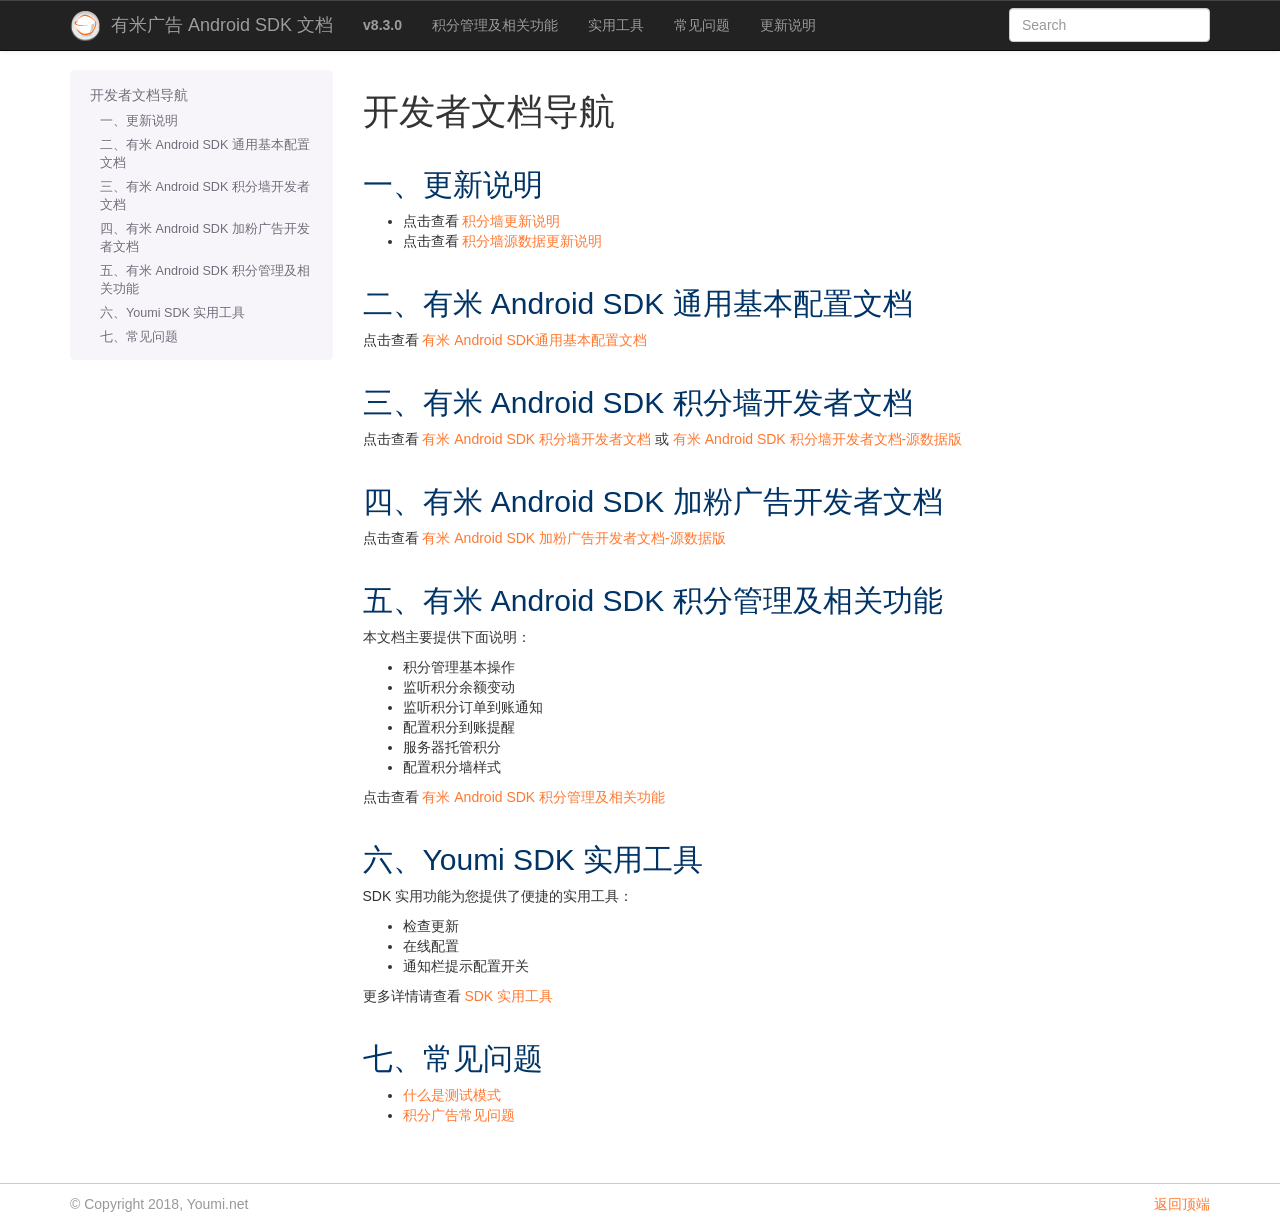
<file: 体验赚/SDK/有米数据版/YoumiAndroidSdk/doc/cn/index.html>
<!DOCTYPE html>

<html xmlns="http://www.w3.org/1999/xhtml" lang="zh_CN">
  <head>
    <meta http-equiv="Content-Type" content="text/html; charset=utf-8" />
    <title>开发者文档导航 &#8212; Youmi Android SDK Document v8.3.0 文档</title>
    <link rel="stylesheet" href="_static/basic.css" type="text/css" />
    <link rel="stylesheet" href="_static/pygments.css" type="text/css" />
    <link rel="stylesheet" href="_static/bootstrap-3.3.6/css/bootstrap.min.css" type="text/css" />
    <link rel="stylesheet" href="_static/bootstrap-3.3.6/css/bootstrap-theme.min.css" type="text/css" />
    <link rel="stylesheet" href="_static/bootstrap-sphinx.css" type="text/css" />
    <link rel="stylesheet" href="_static/youmi.css" type="text/css" />
    <script type="text/javascript">
      var DOCUMENTATION_OPTIONS = {
        URL_ROOT:    './',
        VERSION:     'v8.3.0',
        COLLAPSE_INDEX: false,
        FILE_SUFFIX: '.html',
        HAS_SOURCE:  true,
        SOURCELINK_SUFFIX: '.txt'
      };
    </script>
    <script type="text/javascript" src="_static/jquery.js"></script>
    <script type="text/javascript" src="_static/underscore.js"></script>
    <script type="text/javascript" src="_static/doctools.js"></script>
    <script type="text/javascript" src="_static/translations.js"></script>
    <script type="text/javascript" src="_static/js/jquery-1.11.0.min.js"></script>
    <script type="text/javascript" src="_static/js/jquery-fix.js"></script>
    <script type="text/javascript" src="_static/bootstrap-3.3.6/js/bootstrap.min.js"></script>
    <script type="text/javascript" src="_static/bootstrap-sphinx.js"></script>
    <link rel="index" title="索引" href="genindex.html" />
    <link rel="search" title="搜索" href="search.html" />
<meta charset='utf-8'>
<meta http-equiv='X-UA-Compatible' content='IE=edge,chrome=1'>
<meta name='viewport' content='width=device-width, initial-scale=1.0, maximum-scale=1'>
<meta name="apple-mobile-web-app-capable" content="yes">

  </head>
  <body>

  <div id="navbar" class="navbar navbar-inverse navbar-default navbar-fixed-top">
    <div class="container">
      <div class="navbar-header">
        <!-- .btn-navbar is used as the toggle for collapsed navbar content -->
        <button type="button" class="navbar-toggle" data-toggle="collapse" data-target=".nav-collapse">
          <span class="icon-bar"></span>
          <span class="icon-bar"></span>
          <span class="icon-bar"></span>
        </button>
        <a class="navbar-brand" href="#"><img src="_static/logo.png">
          有米广告 Android SDK 文档</a>
        <span class="navbar-text navbar-version pull-left"><b>v8.3.0</b></span>
      </div>

        <div class="collapse navbar-collapse nav-collapse">
          <ul class="nav navbar-nav">
            
                <li><a href="有米AndroidSDK积分管理及相关功能.html">积分管理及相关功能</a></li>
                <li><a href="有米AndroidSDK实用工具.html">实用工具</a></li>
                <li><a href="有米AndroidSDK常见问题.html">常见问题</a></li>
                <li><a href="changelog.html">更新说明</a></li>
            
            
              <li class="dropdown globaltoc-container">
  <a role="button"
     id="dLabelGlobalToc"
     data-toggle="dropdown"
     data-target="#"
     href="#">Site <b class="caret"></b></a>
  <ul class="dropdown-menu globaltoc"
      role="menu"
      aria-labelledby="dLabelGlobalToc"></ul>
</li>
              
            
            
              
                
              
            
            
            
            
          </ul>

          
            
<form class="navbar-form navbar-right" action="search.html" method="get">
 <div class="form-group">
  <input type="text" name="q" class="form-control" placeholder="Search" />
 </div>
  <input type="hidden" name="check_keywords" value="yes" />
  <input type="hidden" name="area" value="default" />
</form>
          
        </div>
    </div>
  </div>

<div class="container">
  <div class="row">
      <div class="col-md-3">
        <div id="sidebar" class="bs-sidenav" role="complementary"><ul>
<li><a class="reference internal" href="#">开发者文档导航</a><ul>
<li><a class="reference internal" href="#id2">一、更新说明</a></li>
<li><a class="reference internal" href="#android-sdk">二、有米 Android SDK 通用基本配置文档</a></li>
<li><a class="reference internal" href="#id6">三、有米 Android SDK 积分墙开发者文档</a></li>
<li><a class="reference internal" href="#id9">四、有米 Android SDK 加粉广告开发者文档</a></li>
<li><a class="reference internal" href="#id11">五、有米 Android SDK 积分管理及相关功能</a></li>
<li><a class="reference internal" href="#youmi-sdk">六、Youmi SDK 实用工具</a></li>
<li><a class="reference internal" href="#id13">七、常见问题</a></li>
</ul>
</li>
</ul>

        </div>
      </div>
    <div class="col-md-9 content">
      
  <div class="section" id="id1">
<h1>开发者文档导航<a class="headerlink" href="#id1" title="永久链接至标题">¶</a></h1>
<div class="section" id="id2">
<h2>一、更新说明<a class="headerlink" href="#id2" title="永久链接至标题">¶</a></h2>
<ul class="simple">
<li>点击查看 <a class="reference external" href="changelog.html#chap-1">积分墙更新说明</a></li>
<li>点击查看 <a class="reference external" href="changelog.html#chap-3">积分墙源数据更新说明</a></li>
</ul>
</div>
<div class="section" id="android-sdk">
<h2>二、有米 Android SDK 通用基本配置文档<a class="headerlink" href="#android-sdk" title="永久链接至标题">¶</a></h2>
<p>点击查看 <a class="reference external" href="有米AndroidSDK通用基本配置文档.html">有米 Android SDK通用基本配置文档</a></p>
</div>
<div class="section" id="id6">
<h2>三、有米 Android SDK 积分墙开发者文档<a class="headerlink" href="#id6" title="永久链接至标题">¶</a></h2>
<p>点击查看 <a class="reference external" href="有米AndroidSDK积分墙开发者文档.html">有米 Android SDK 积分墙开发者文档</a> 或 <a class="reference external" href="有米AndroidSDK积分墙开发者文档-源数据版.html">有米 Android SDK 积分墙开发者文档-源数据版</a></p>
</div>
<div class="section" id="id9">
<h2>四、有米 Android SDK 加粉广告开发者文档<a class="headerlink" href="#id9" title="永久链接至标题">¶</a></h2>
<p>点击查看 <a class="reference external" href="有米AndroidSDK加粉广告开发者文档-源数据版.html">有米 Android SDK 加粉广告开发者文档-源数据版</a></p>
</div>
<div class="section" id="id11">
<h2>五、有米 Android SDK 积分管理及相关功能<a class="headerlink" href="#id11" title="永久链接至标题">¶</a></h2>
<p>本文档主要提供下面说明：</p>
<ul class="simple">
<li>积分管理基本操作</li>
<li>监听积分余额变动</li>
<li>监听积分订单到账通知</li>
<li>配置积分到账提醒</li>
<li>服务器托管积分</li>
<li>配置积分墙样式</li>
</ul>
<p>点击查看 <a class="reference external" href="有米AndroidSDK积分管理及相关功能.html">有米 Android SDK 积分管理及相关功能</a></p>
</div>
<div class="section" id="youmi-sdk">
<h2>六、Youmi SDK 实用工具<a class="headerlink" href="#youmi-sdk" title="永久链接至标题">¶</a></h2>
<p>SDK 实用功能为您提供了便捷的实用工具：</p>
<ul class="simple">
<li>检查更新</li>
<li>在线配置</li>
<li>通知栏提示配置开关</li>
</ul>
<p>更多详情请查看 <a class="reference external" href="有米AndroidSDK实用工具.html">SDK 实用工具</a></p>
</div>
<div class="section" id="id13">
<h2>七、常见问题<a class="headerlink" href="#id13" title="永久链接至标题">¶</a></h2>
<ul class="simple">
<li><a class="reference external" href="有米AndroidSDK常见问题.html#chap-1-2">什么是测试模式</a></li>
<li><a class="reference external" href="有米AndroidSDK常见问题.html#chap-2">积分广告常见问题</a></li>
</ul>
</div>
</div>


    </div>
      
  </div>
</div>
    <footer class="footer">
        <div class="container">
            <p class="pull-right"><a href="#">返回顶端</a></p>
            <p>© Copyright 2018, Youmi.net</p>
        </div>
    </footer>
    <script>
        $("#dLabelLocalToc").html('导航 <b class="caret"></b>');
        $(".admonition-title").html('注意：');
    </script>

  </body>
</html>
</file>
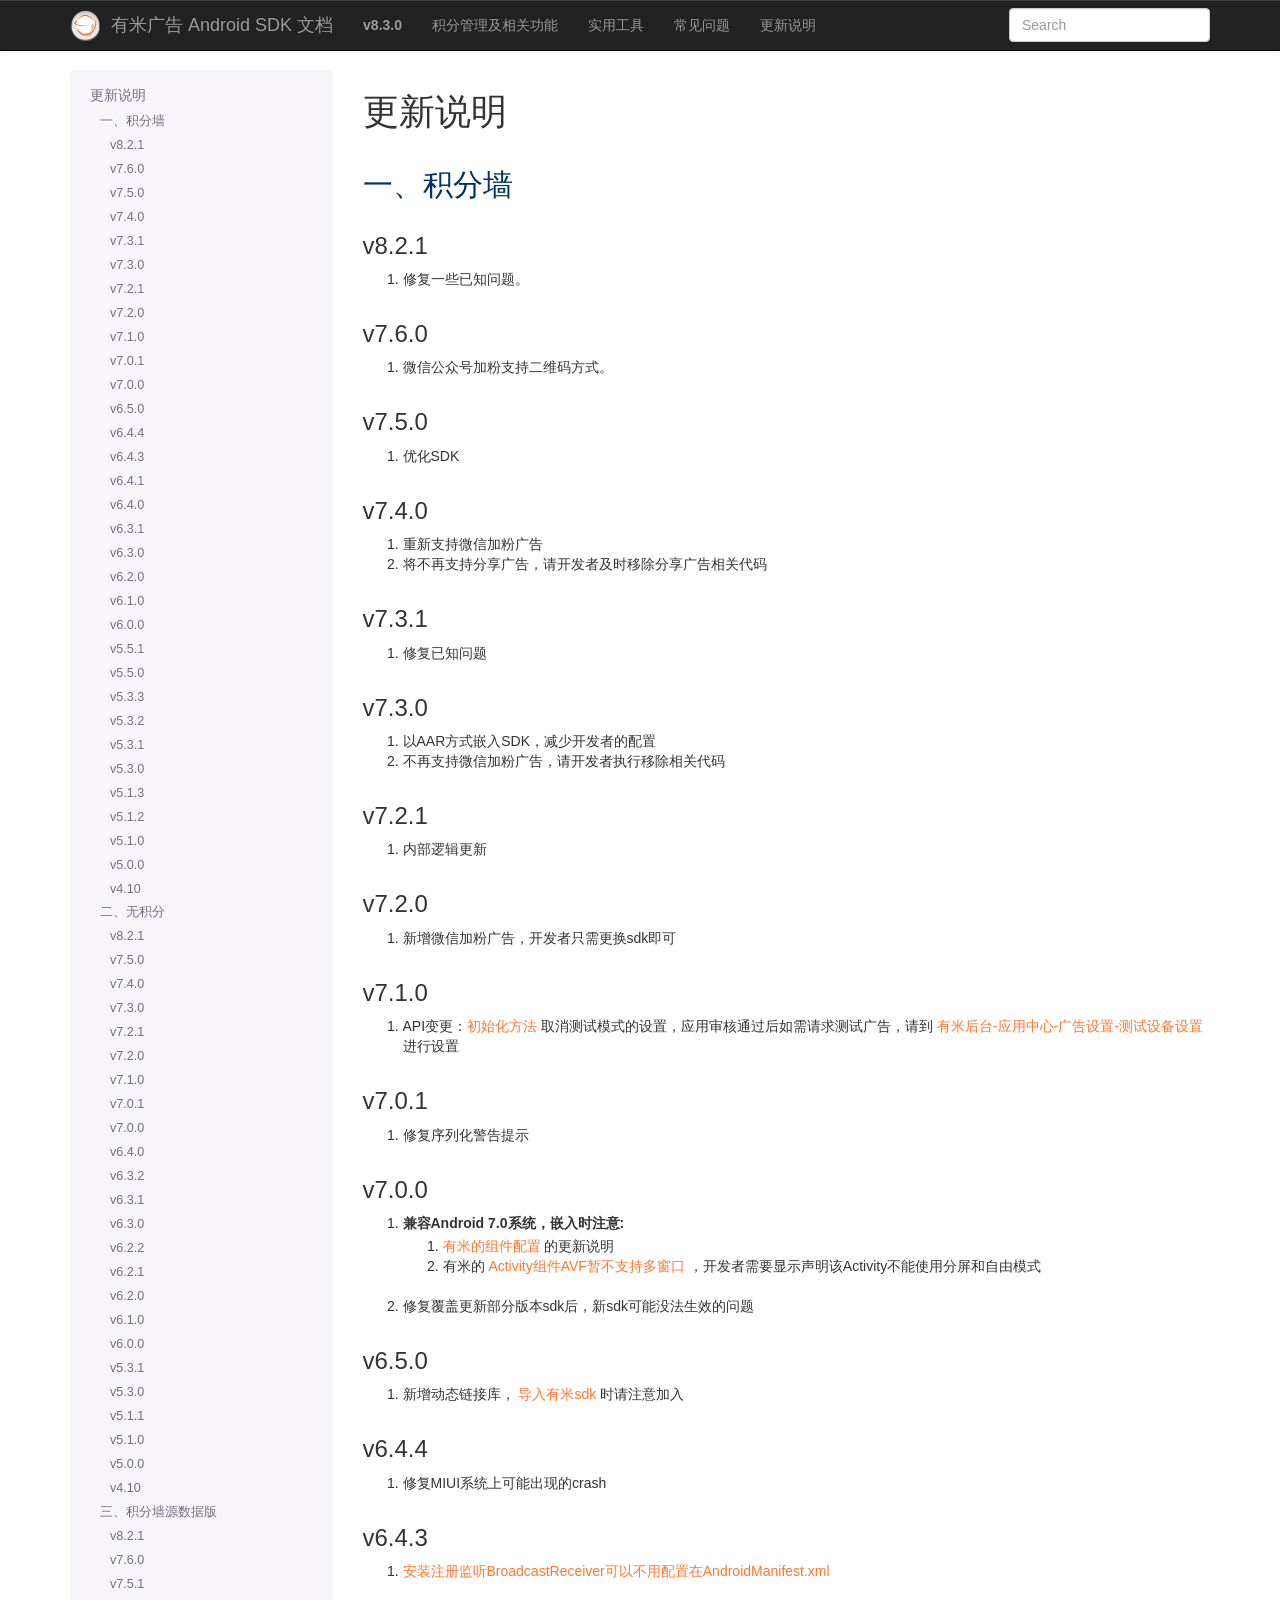
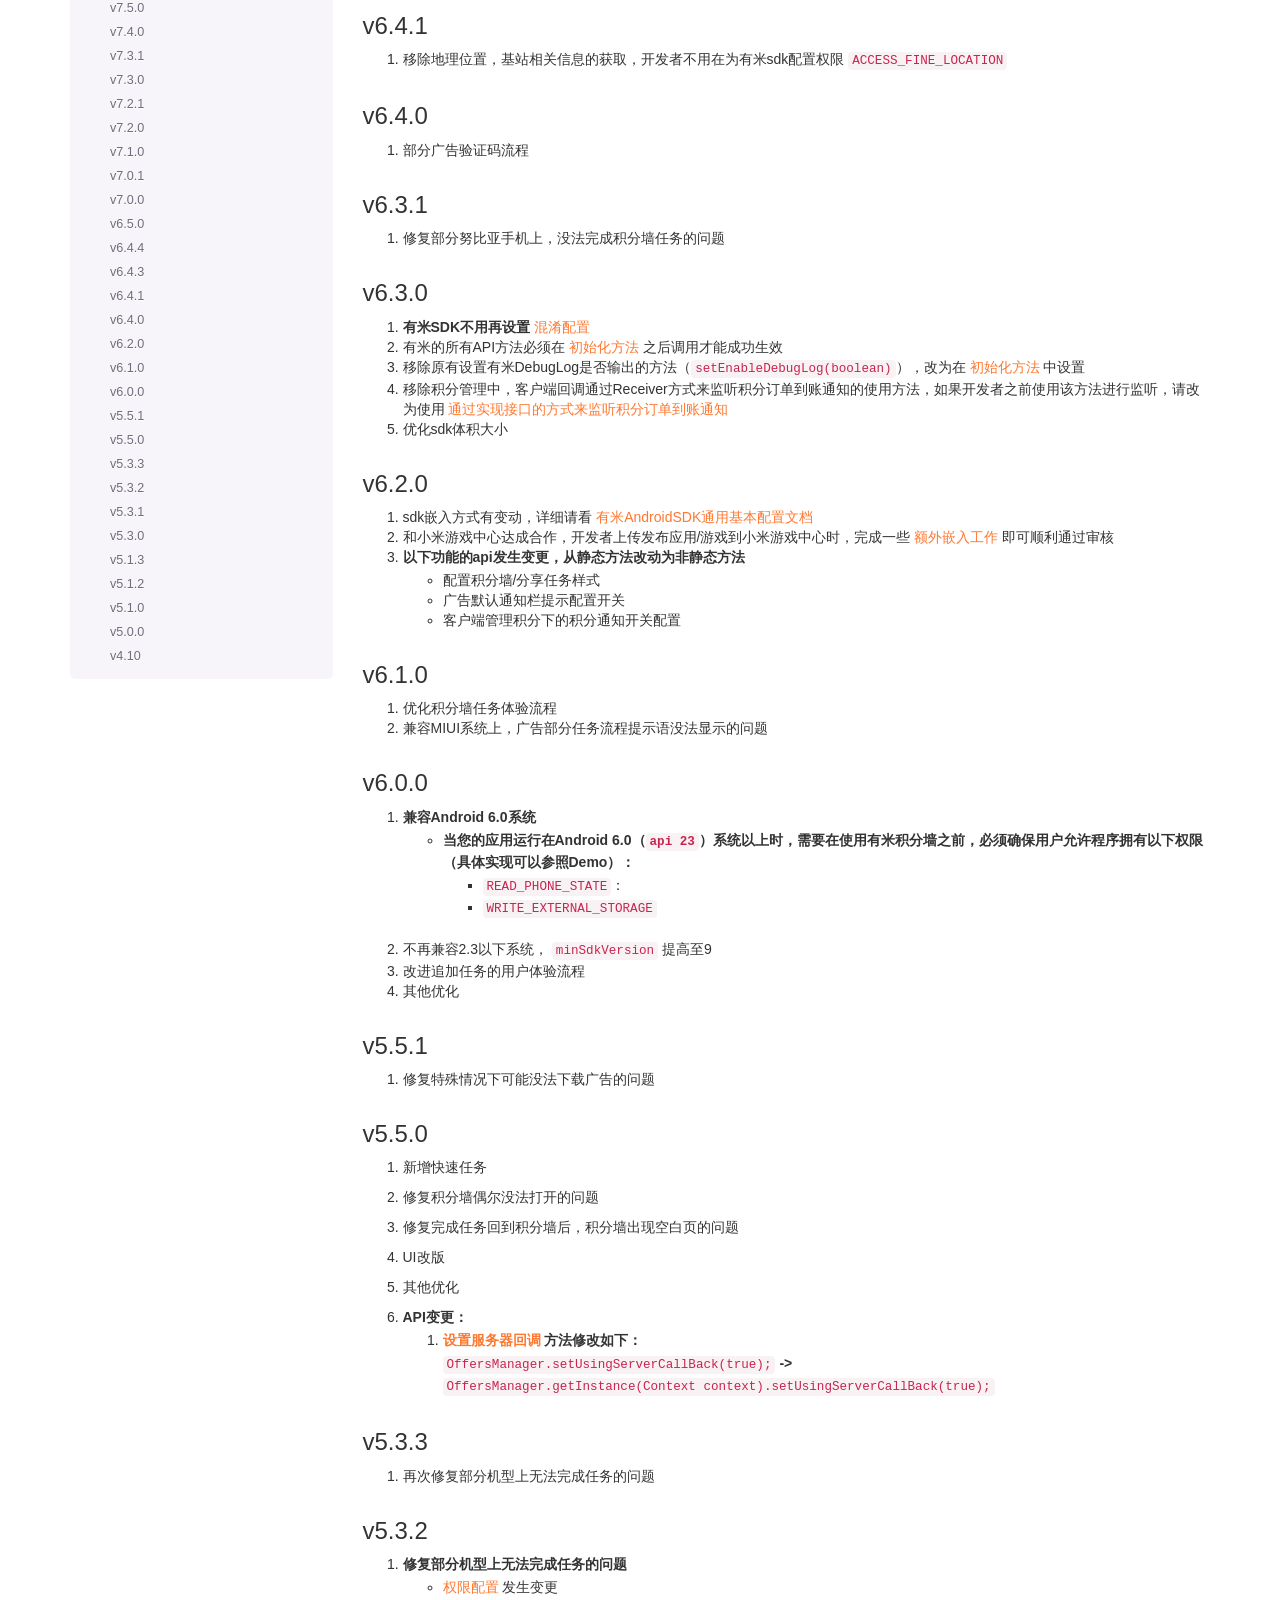
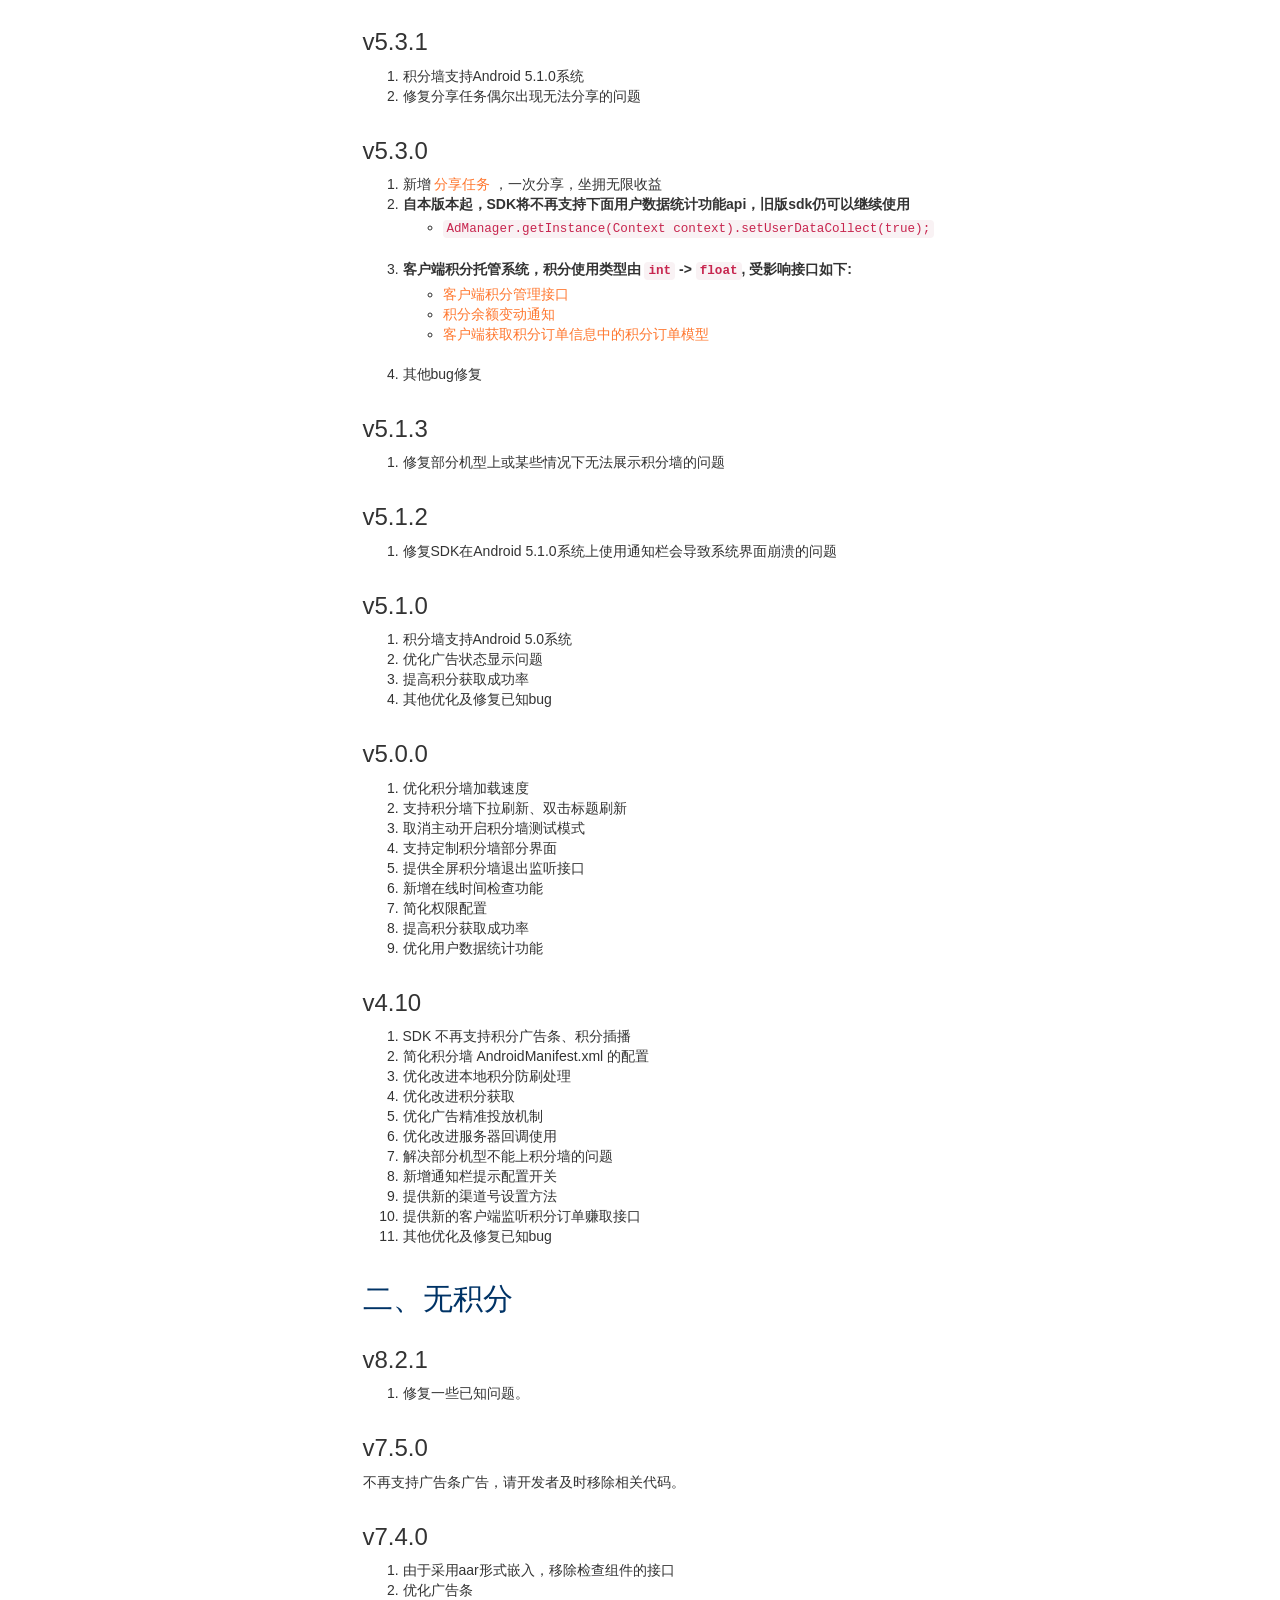
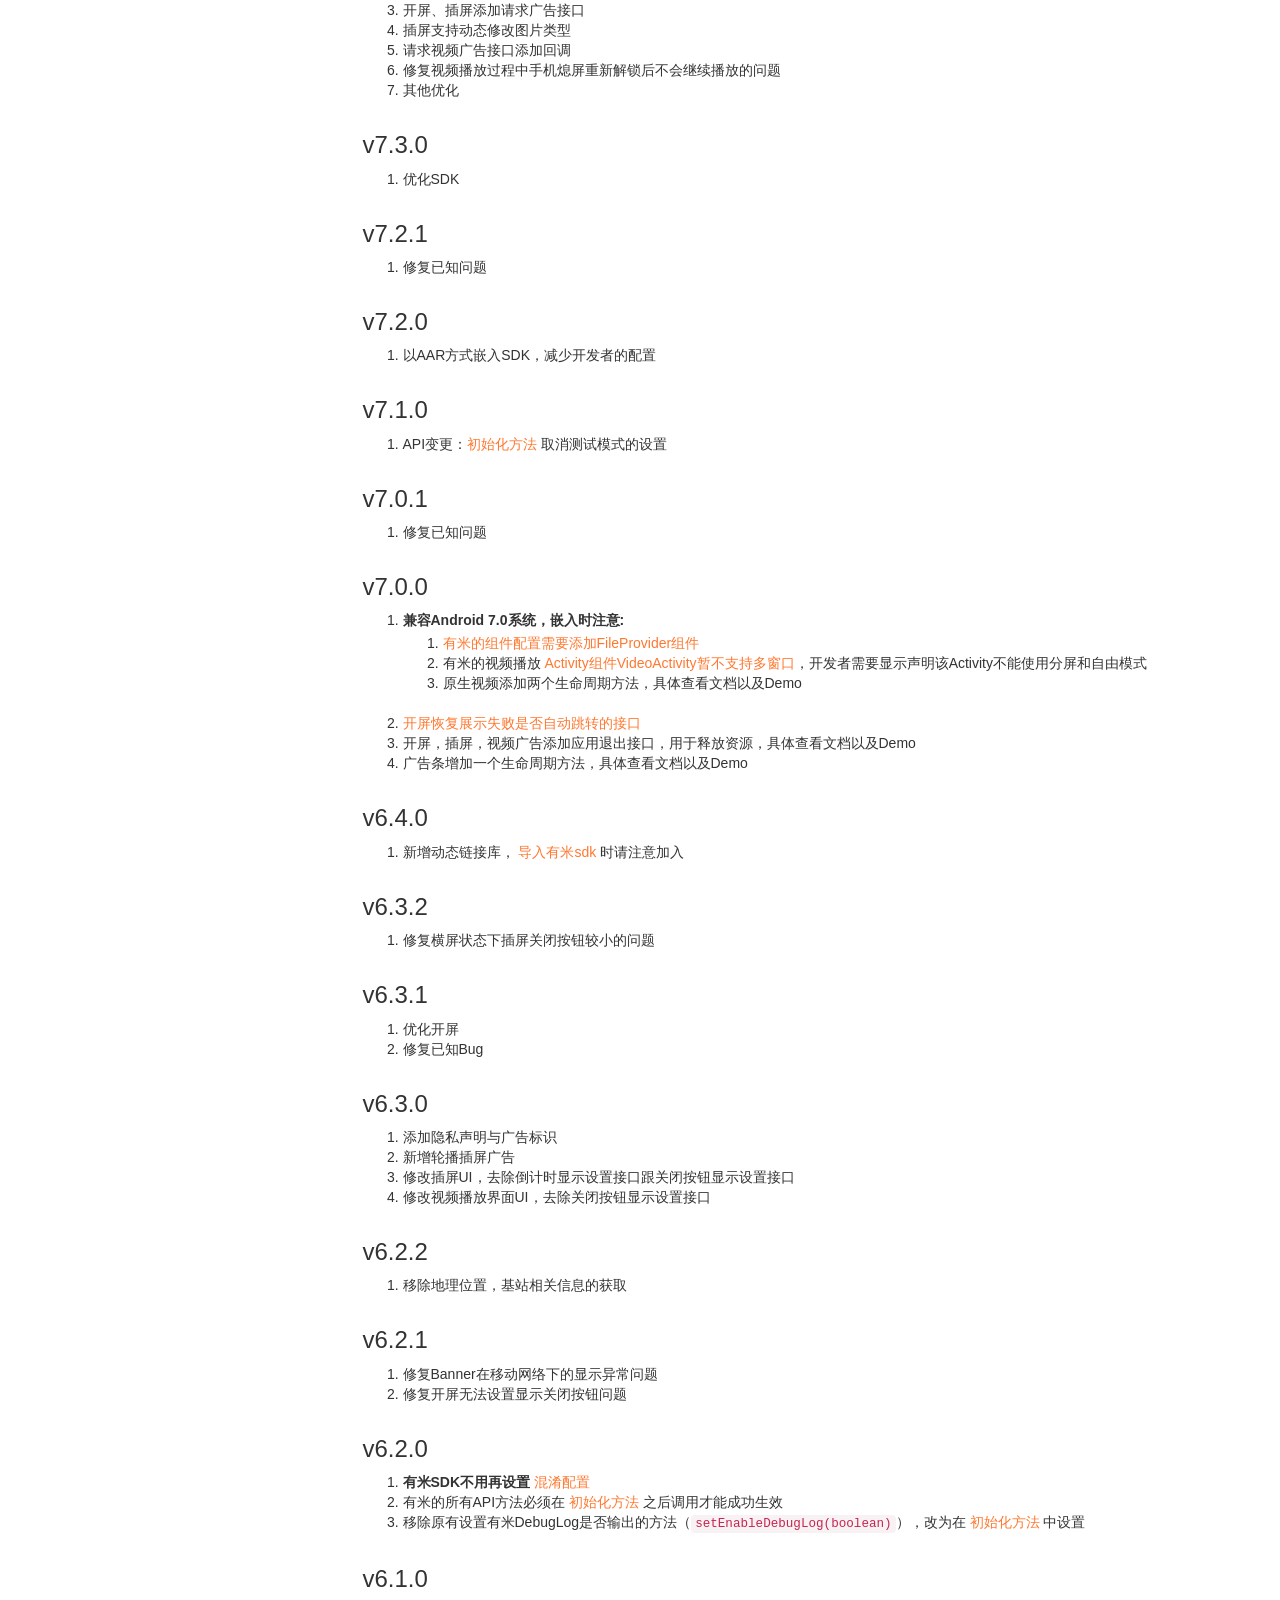
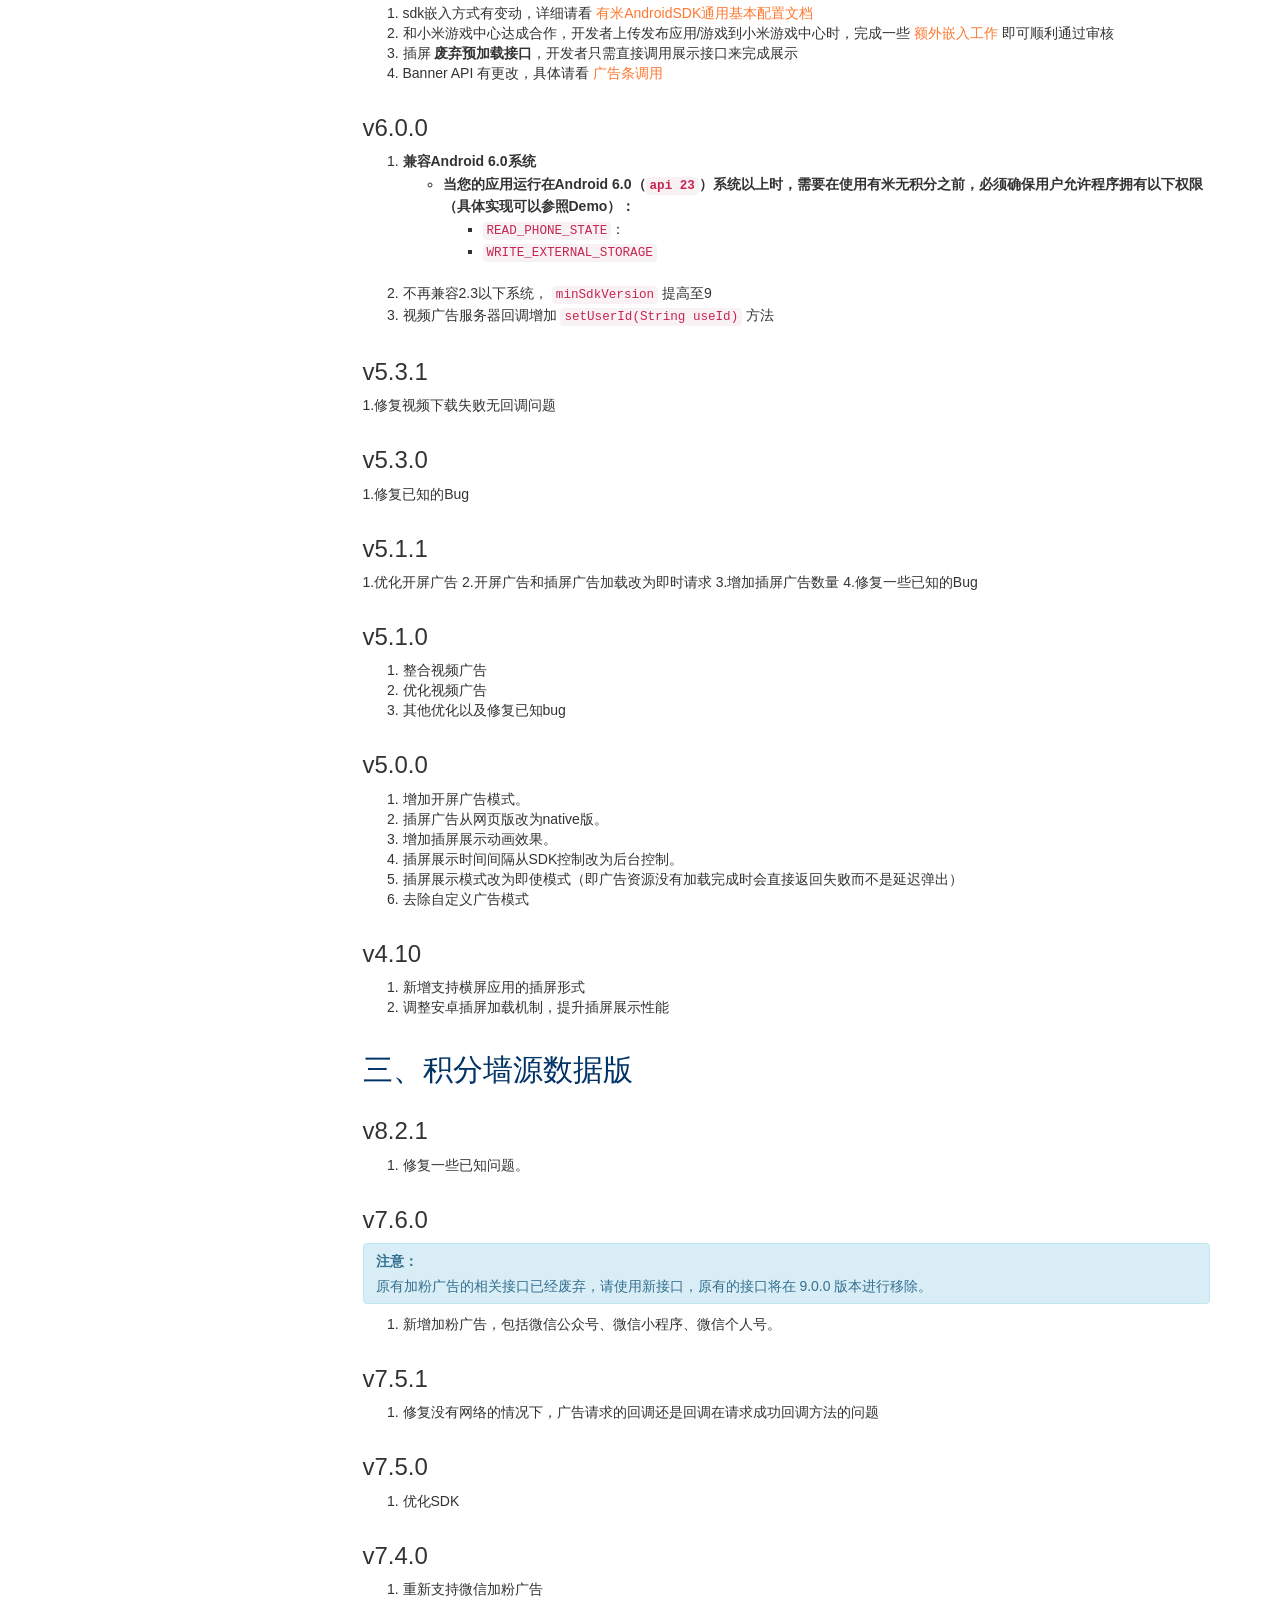
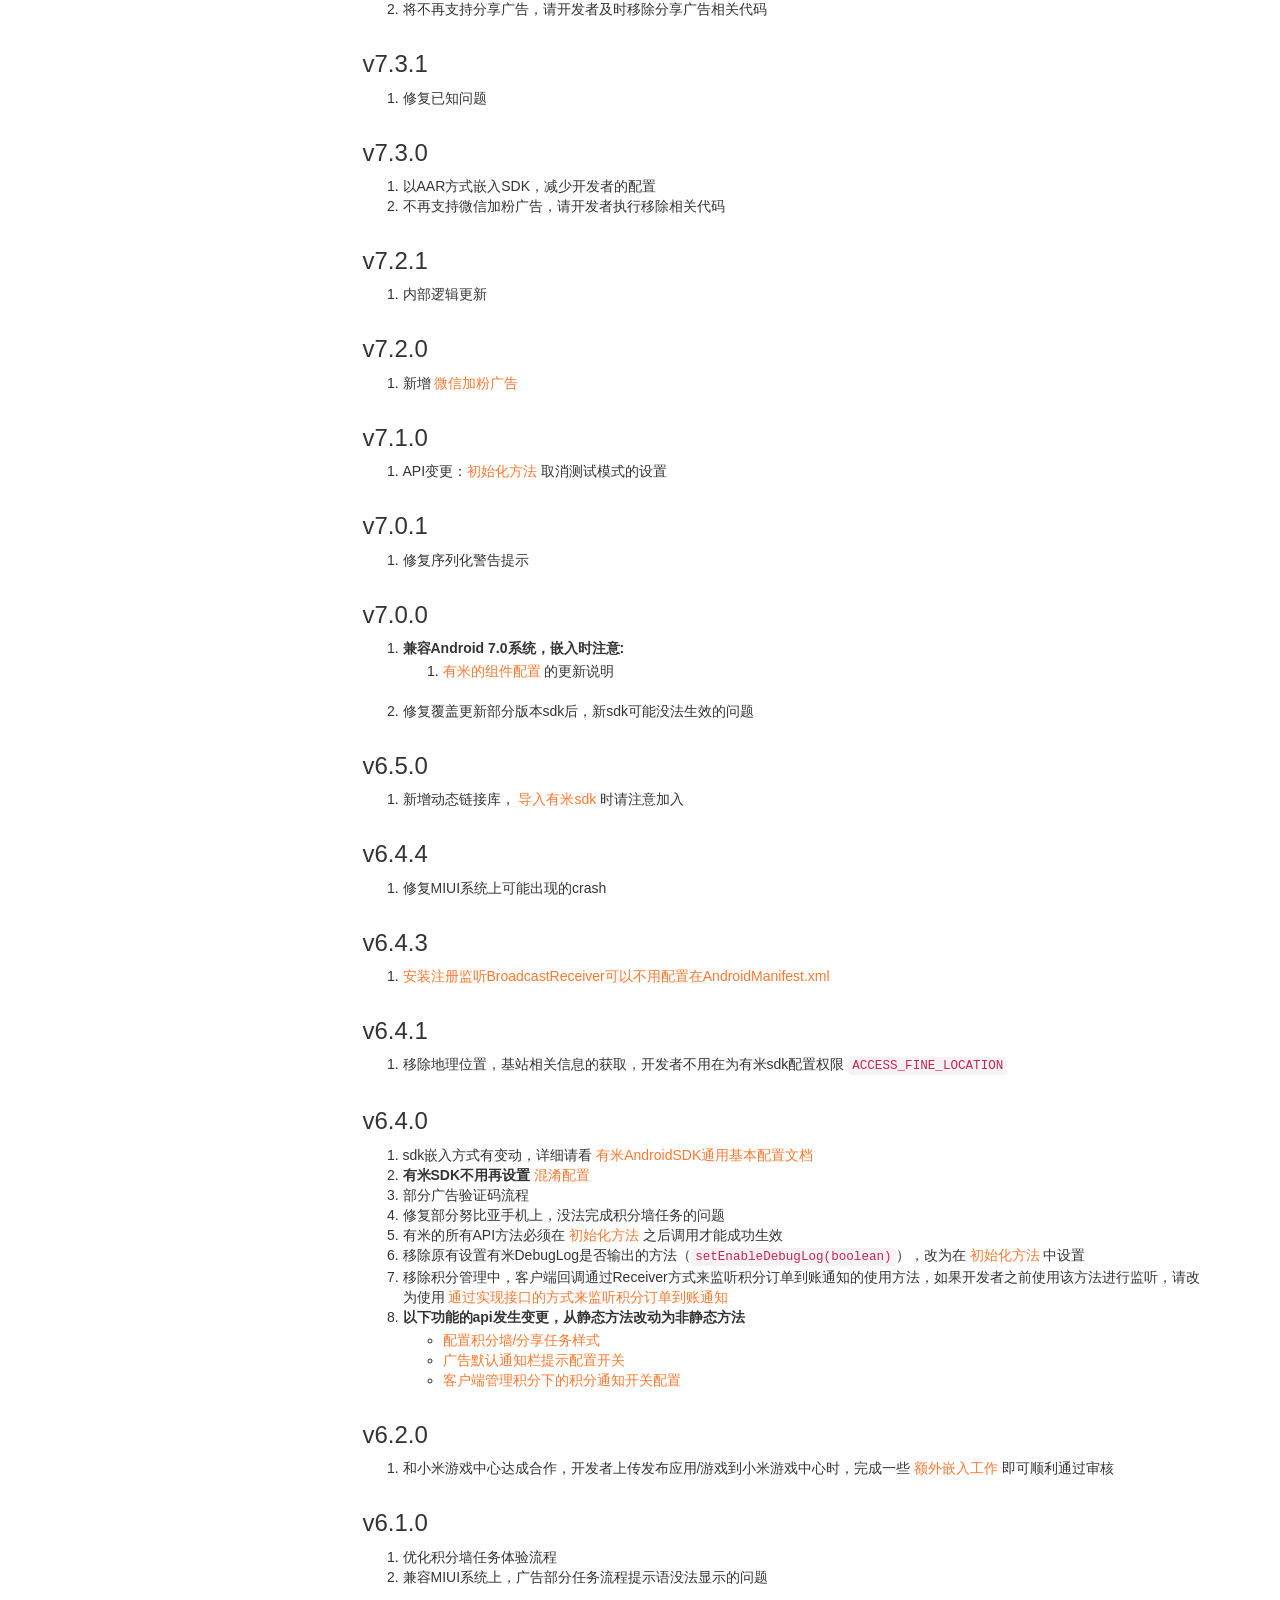
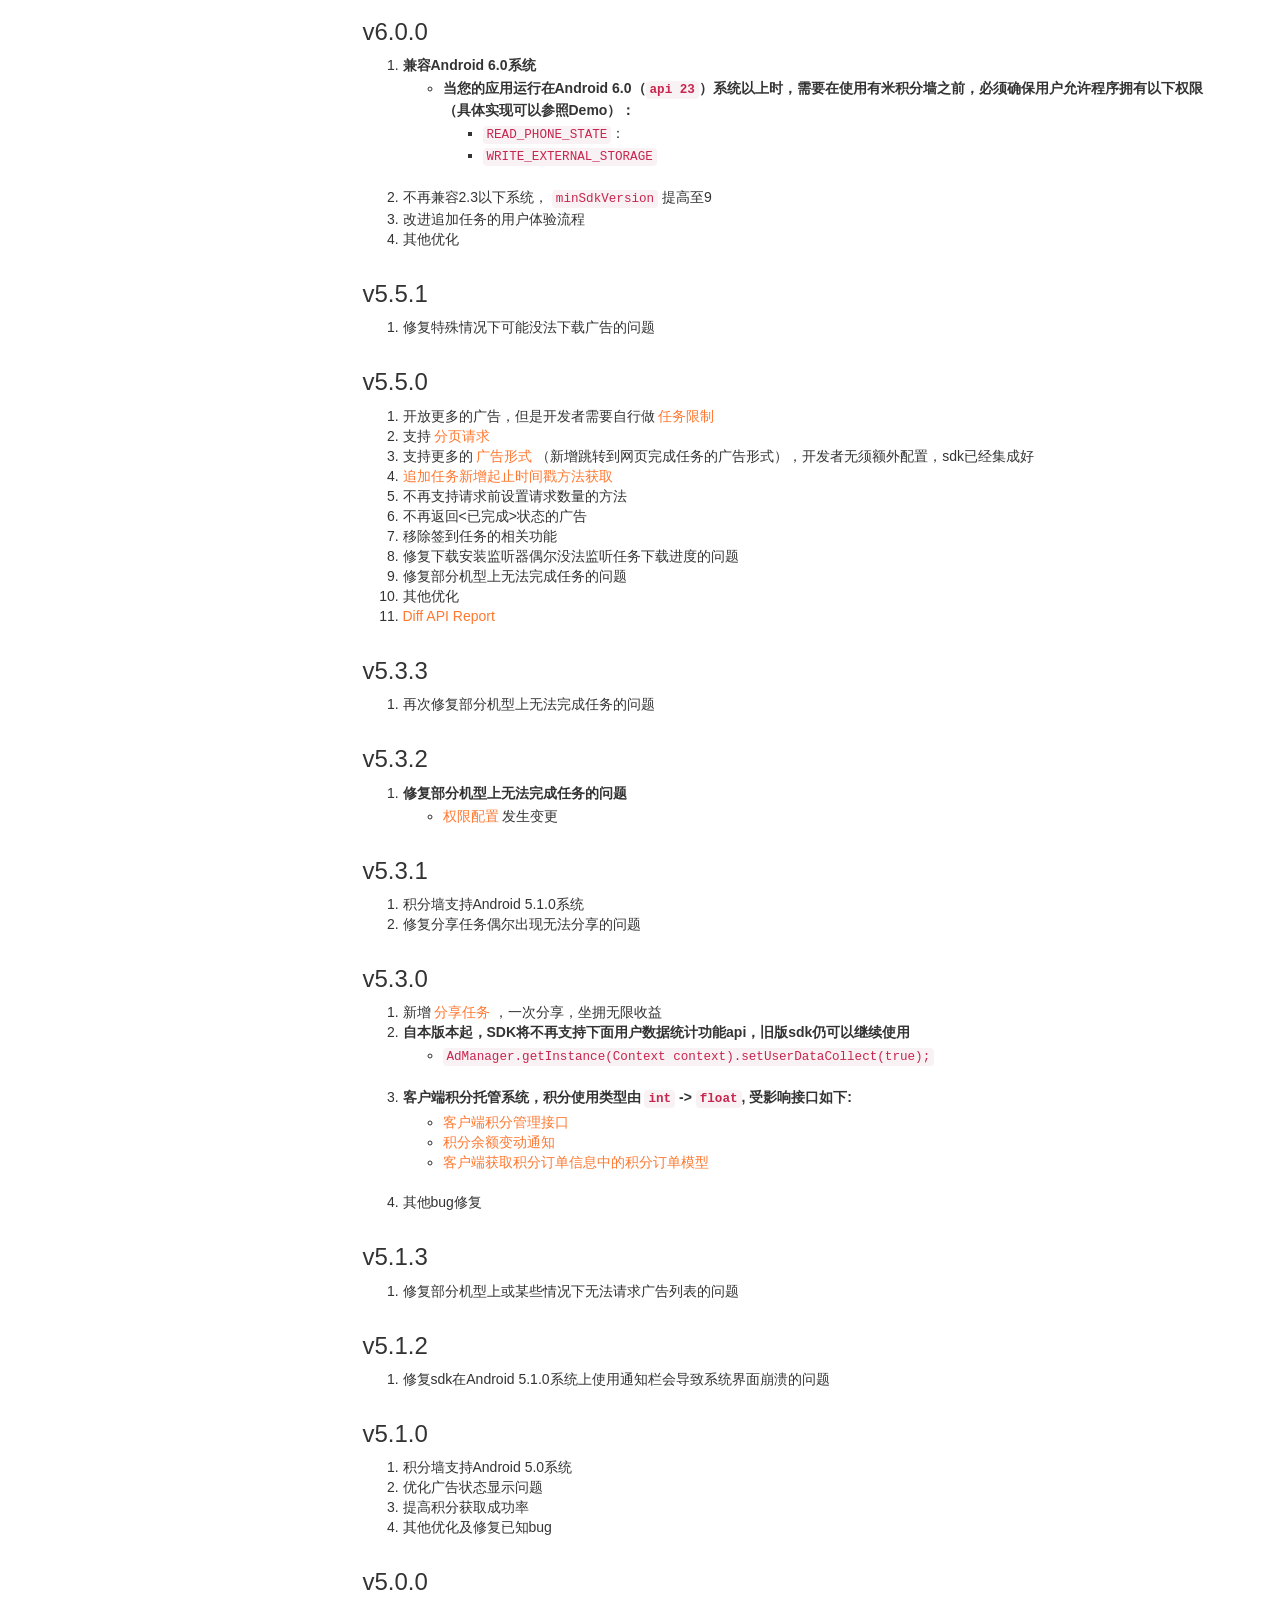
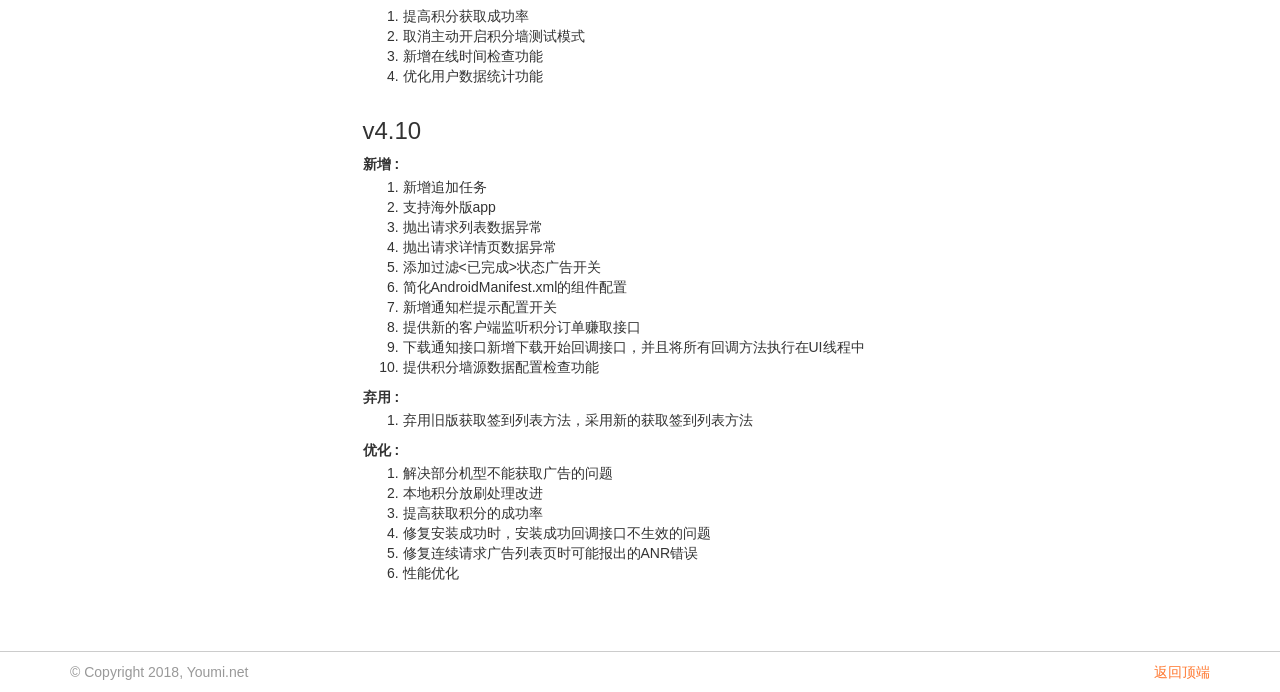
<file: 体验赚/SDK/有米数据版/YoumiAndroidSdk/doc/cn/changelog.html>
<!DOCTYPE html>

<html xmlns="http://www.w3.org/1999/xhtml" lang="zh_CN">
  <head>
    <meta http-equiv="Content-Type" content="text/html; charset=utf-8" />
    <title>更新说明 &#8212; Youmi Android SDK Document v8.3.0 文档</title>
    <link rel="stylesheet" href="_static/basic.css" type="text/css" />
    <link rel="stylesheet" href="_static/pygments.css" type="text/css" />
    <link rel="stylesheet" href="_static/bootstrap-3.3.6/css/bootstrap.min.css" type="text/css" />
    <link rel="stylesheet" href="_static/bootstrap-3.3.6/css/bootstrap-theme.min.css" type="text/css" />
    <link rel="stylesheet" href="_static/bootstrap-sphinx.css" type="text/css" />
    <link rel="stylesheet" href="_static/youmi.css" type="text/css" />
    <script type="text/javascript">
      var DOCUMENTATION_OPTIONS = {
        URL_ROOT:    './',
        VERSION:     'v8.3.0',
        COLLAPSE_INDEX: false,
        FILE_SUFFIX: '.html',
        HAS_SOURCE:  true,
        SOURCELINK_SUFFIX: '.txt'
      };
    </script>
    <script type="text/javascript" src="_static/jquery.js"></script>
    <script type="text/javascript" src="_static/underscore.js"></script>
    <script type="text/javascript" src="_static/doctools.js"></script>
    <script type="text/javascript" src="_static/translations.js"></script>
    <script type="text/javascript" src="_static/js/jquery-1.11.0.min.js"></script>
    <script type="text/javascript" src="_static/js/jquery-fix.js"></script>
    <script type="text/javascript" src="_static/bootstrap-3.3.6/js/bootstrap.min.js"></script>
    <script type="text/javascript" src="_static/bootstrap-sphinx.js"></script>
    <link rel="index" title="索引" href="genindex.html" />
    <link rel="search" title="搜索" href="search.html" />
<meta charset='utf-8'>
<meta http-equiv='X-UA-Compatible' content='IE=edge,chrome=1'>
<meta name='viewport' content='width=device-width, initial-scale=1.0, maximum-scale=1'>
<meta name="apple-mobile-web-app-capable" content="yes">

  </head>
  <body>

  <div id="navbar" class="navbar navbar-inverse navbar-default navbar-fixed-top">
    <div class="container">
      <div class="navbar-header">
        <!-- .btn-navbar is used as the toggle for collapsed navbar content -->
        <button type="button" class="navbar-toggle" data-toggle="collapse" data-target=".nav-collapse">
          <span class="icon-bar"></span>
          <span class="icon-bar"></span>
          <span class="icon-bar"></span>
        </button>
        <a class="navbar-brand" href="index.html"><img src="_static/logo.png">
          有米广告 Android SDK 文档</a>
        <span class="navbar-text navbar-version pull-left"><b>v8.3.0</b></span>
      </div>

        <div class="collapse navbar-collapse nav-collapse">
          <ul class="nav navbar-nav">
            
                <li><a href="有米AndroidSDK积分管理及相关功能.html">积分管理及相关功能</a></li>
                <li><a href="有米AndroidSDK实用工具.html">实用工具</a></li>
                <li><a href="有米AndroidSDK常见问题.html">常见问题</a></li>
                <li><a href="#">更新说明</a></li>
            
            
              <li class="dropdown globaltoc-container">
  <a role="button"
     id="dLabelGlobalToc"
     data-toggle="dropdown"
     data-target="#"
     href="index.html">Site <b class="caret"></b></a>
  <ul class="dropdown-menu globaltoc"
      role="menu"
      aria-labelledby="dLabelGlobalToc"></ul>
</li>
              
            
            
              
                
              
            
            
            
            
          </ul>

          
            
<form class="navbar-form navbar-right" action="search.html" method="get">
 <div class="form-group">
  <input type="text" name="q" class="form-control" placeholder="Search" />
 </div>
  <input type="hidden" name="check_keywords" value="yes" />
  <input type="hidden" name="area" value="default" />
</form>
          
        </div>
    </div>
  </div>

<div class="container">
  <div class="row">
      <div class="col-md-3">
        <div id="sidebar" class="bs-sidenav" role="complementary"><ul>
<li><a class="reference internal" href="#">更新说明</a><ul>
<li><a class="reference internal" href="#chap-1">一、积分墙</a><ul>
<li><a class="reference internal" href="#v8-2-1">v8.2.1</a></li>
<li><a class="reference internal" href="#v7-6-0">v7.6.0</a></li>
<li><a class="reference internal" href="#v7-5-0">v7.5.0</a></li>
<li><a class="reference internal" href="#v7-4-0">v7.4.0</a></li>
<li><a class="reference internal" href="#v7-3-1">v7.3.1</a></li>
<li><a class="reference internal" href="#v7-3-0">v7.3.0</a></li>
<li><a class="reference internal" href="#v7-2-1">v7.2.1</a></li>
<li><a class="reference internal" href="#v7-2-0">v7.2.0</a></li>
<li><a class="reference internal" href="#v7-1-0">v7.1.0</a></li>
<li><a class="reference internal" href="#v7-0-1">v7.0.1</a></li>
<li><a class="reference internal" href="#v7-0-0">v7.0.0</a></li>
<li><a class="reference internal" href="#v6-5-0">v6.5.0</a></li>
<li><a class="reference internal" href="#v6-4-4">v6.4.4</a></li>
<li><a class="reference internal" href="#v6-4-3">v6.4.3</a></li>
<li><a class="reference internal" href="#v6-4-1">v6.4.1</a></li>
<li><a class="reference internal" href="#v6-4-0">v6.4.0</a></li>
<li><a class="reference internal" href="#v6-3-1">v6.3.1</a></li>
<li><a class="reference internal" href="#v6-3-0">v6.3.0</a></li>
<li><a class="reference internal" href="#v6-2-0">v6.2.0</a></li>
<li><a class="reference internal" href="#v6-1-0">v6.1.0</a></li>
<li><a class="reference internal" href="#v6-0-0">v6.0.0</a></li>
<li><a class="reference internal" href="#v5-5-1">v5.5.1</a></li>
<li><a class="reference internal" href="#v5-5-0">v5.5.0</a></li>
<li><a class="reference internal" href="#v5-3-3">v5.3.3</a></li>
<li><a class="reference internal" href="#v5-3-2">v5.3.2</a></li>
<li><a class="reference internal" href="#v5-3-1">v5.3.1</a></li>
<li><a class="reference internal" href="#v5-3-0">v5.3.0</a></li>
<li><a class="reference internal" href="#v5-1-3">v5.1.3</a></li>
<li><a class="reference internal" href="#v5-1-2">v5.1.2</a></li>
<li><a class="reference internal" href="#v5-1-0">v5.1.0</a></li>
<li><a class="reference internal" href="#v5-0-0">v5.0.0</a></li>
<li><a class="reference internal" href="#v4-10">v4.10</a></li>
</ul>
</li>
<li><a class="reference internal" href="#chap-2">二、无积分</a><ul>
<li><a class="reference internal" href="#id18">v8.2.1</a></li>
<li><a class="reference internal" href="#id19">v7.5.0</a></li>
<li><a class="reference internal" href="#id20">v7.4.0</a></li>
<li><a class="reference internal" href="#id21">v7.3.0</a></li>
<li><a class="reference internal" href="#id22">v7.2.1</a></li>
<li><a class="reference internal" href="#id23">v7.2.0</a></li>
<li><a class="reference internal" href="#id24">v7.1.0</a></li>
<li><a class="reference internal" href="#id26">v7.0.1</a></li>
<li><a class="reference internal" href="#id27">v7.0.0</a></li>
<li><a class="reference internal" href="#id29">v6.4.0</a></li>
<li><a class="reference internal" href="#v6-3-2">v6.3.2</a></li>
<li><a class="reference internal" href="#id31">v6.3.1</a></li>
<li><a class="reference internal" href="#id32">v6.3.0</a></li>
<li><a class="reference internal" href="#v6-2-2">v6.2.2</a></li>
<li><a class="reference internal" href="#v6-2-1">v6.2.1</a></li>
<li><a class="reference internal" href="#id33">v6.2.0</a></li>
<li><a class="reference internal" href="#id37">v6.1.0</a></li>
<li><a class="reference internal" href="#id41">v6.0.0</a></li>
<li><a class="reference internal" href="#id42">v5.3.1</a></li>
<li><a class="reference internal" href="#id43">v5.3.0</a></li>
<li><a class="reference internal" href="#v5-1-1">v5.1.1</a></li>
<li><a class="reference internal" href="#id44">v5.1.0</a></li>
<li><a class="reference internal" href="#id45">v5.0.0</a></li>
<li><a class="reference internal" href="#id46">v4.10</a></li>
</ul>
</li>
<li><a class="reference internal" href="#chap-3">三、积分墙源数据版</a><ul>
<li><a class="reference internal" href="#id48">v8.2.1</a></li>
<li><a class="reference internal" href="#id49">v7.6.0</a></li>
<li><a class="reference internal" href="#v7-5-1">v7.5.1</a></li>
<li><a class="reference internal" href="#id50">v7.5.0</a></li>
<li><a class="reference internal" href="#id51">v7.4.0</a></li>
<li><a class="reference internal" href="#id52">v7.3.1</a></li>
<li><a class="reference internal" href="#id53">v7.3.0</a></li>
<li><a class="reference internal" href="#id54">v7.2.1</a></li>
<li><a class="reference internal" href="#id55">v7.2.0</a></li>
<li><a class="reference internal" href="#id57">v7.1.0</a></li>
<li><a class="reference internal" href="#id59">v7.0.1</a></li>
<li><a class="reference internal" href="#id60">v7.0.0</a></li>
<li><a class="reference internal" href="#id62">v6.5.0</a></li>
<li><a class="reference internal" href="#id64">v6.4.4</a></li>
<li><a class="reference internal" href="#id65">v6.4.3</a></li>
<li><a class="reference internal" href="#id67">v6.4.1</a></li>
<li><a class="reference internal" href="#id68">v6.4.0</a></li>
<li><a class="reference internal" href="#id77">v6.2.0</a></li>
<li><a class="reference internal" href="#id79">v6.1.0</a></li>
<li><a class="reference internal" href="#id80">v6.0.0</a></li>
<li><a class="reference internal" href="#id81">v5.5.1</a></li>
<li><a class="reference internal" href="#id82">v5.5.0</a></li>
<li><a class="reference internal" href="#id87">v5.3.3</a></li>
<li><a class="reference internal" href="#id88">v5.3.2</a></li>
<li><a class="reference internal" href="#id90">v5.3.1</a></li>
<li><a class="reference internal" href="#id91">v5.3.0</a></li>
<li><a class="reference internal" href="#id96">v5.1.3</a></li>
<li><a class="reference internal" href="#id97">v5.1.2</a></li>
<li><a class="reference internal" href="#id98">v5.1.0</a></li>
<li><a class="reference internal" href="#id99">v5.0.0</a></li>
<li><a class="reference internal" href="#id100">v4.10</a></li>
</ul>
</li>
</ul>
</li>
</ul>

        </div>
      </div>
    <div class="col-md-9 content">
      
  <div class="section" id="id1">
<h1>更新说明<a class="headerlink" href="#id1" title="永久链接至标题">¶</a></h1>
<div class="section" id="chap-1">
<span id="id2"></span><h2>一、积分墙<a class="headerlink" href="#chap-1" title="永久链接至标题">¶</a></h2>
<div class="section" id="v8-2-1">
<h3>v8.2.1<a class="headerlink" href="#v8-2-1" title="永久链接至标题">¶</a></h3>
<ol class="arabic simple">
<li>修复一些已知问题。</li>
</ol>
</div>
<div class="section" id="v7-6-0">
<h3>v7.6.0<a class="headerlink" href="#v7-6-0" title="永久链接至标题">¶</a></h3>
<ol class="arabic simple">
<li>微信公众号加粉支持二维码方式。</li>
</ol>
</div>
<div class="section" id="v7-5-0">
<h3>v7.5.0<a class="headerlink" href="#v7-5-0" title="永久链接至标题">¶</a></h3>
<ol class="arabic simple">
<li>优化SDK</li>
</ol>
</div>
<div class="section" id="v7-4-0">
<h3>v7.4.0<a class="headerlink" href="#v7-4-0" title="永久链接至标题">¶</a></h3>
<ol class="arabic simple">
<li>重新支持微信加粉广告</li>
<li>将不再支持分享广告，请开发者及时移除分享广告相关代码</li>
</ol>
</div>
<div class="section" id="v7-3-1">
<h3>v7.3.1<a class="headerlink" href="#v7-3-1" title="永久链接至标题">¶</a></h3>
<ol class="arabic simple">
<li>修复已知问题</li>
</ol>
</div>
<div class="section" id="v7-3-0">
<h3>v7.3.0<a class="headerlink" href="#v7-3-0" title="永久链接至标题">¶</a></h3>
<ol class="arabic simple">
<li>以AAR方式嵌入SDK，减少开发者的配置</li>
<li>不再支持微信加粉广告，请开发者执行移除相关代码</li>
</ol>
</div>
<div class="section" id="v7-2-1">
<h3>v7.2.1<a class="headerlink" href="#v7-2-1" title="永久链接至标题">¶</a></h3>
<ol class="arabic simple">
<li>内部逻辑更新</li>
</ol>
</div>
<div class="section" id="v7-2-0">
<h3>v7.2.0<a class="headerlink" href="#v7-2-0" title="永久链接至标题">¶</a></h3>
<ol class="arabic simple">
<li>新增微信加粉广告，开发者只需更换sdk即可</li>
</ol>
</div>
<div class="section" id="v7-1-0">
<h3>v7.1.0<a class="headerlink" href="#v7-1-0" title="永久链接至标题">¶</a></h3>
<ol class="arabic simple">
<li>API变更：<a class="reference external" href="有米AndroidSDK通用基本配置文档.html#chap-cn-1-3">初始化方法</a> 取消测试模式的设置，应用审核通过后如需请求测试广告，请到 <a class="reference external" href="https://app.youmi.net/apps/setting">有米后台-应用中心-广告设置-测试设备设置</a> 进行设置</li>
</ol>
</div>
<div class="section" id="v7-0-1">
<h3>v7.0.1<a class="headerlink" href="#v7-0-1" title="永久链接至标题">¶</a></h3>
<ol class="arabic simple">
<li>修复序列化警告提示</li>
</ol>
</div>
<div class="section" id="v7-0-0">
<h3>v7.0.0<a class="headerlink" href="#v7-0-0" title="永久链接至标题">¶</a></h3>
<ol class="arabic simple">
<li><dl class="first docutils">
<dt>兼容Android 7.0系统，嵌入时注意:</dt>
<dd><ol class="first last arabic">
<li><a class="reference external" href="有米AndroidSDK积分墙开发者文档.html#chap-2">有米的组件配置</a> 的更新说明</li>
<li>有米的 <a class="reference external" href="有米AndroidSDK积分墙开发者文档.html#chap-2">Activity组件AVF暂不支持多窗口</a> ，开发者需要显示声明该Activity不能使用分屏和自由模式</li>
</ol>
</dd>
</dl>
</li>
<li>修复覆盖更新部分版本sdk后，新sdk可能没法生效的问题</li>
</ol>
</div>
<div class="section" id="v6-5-0">
<h3>v6.5.0<a class="headerlink" href="#v6-5-0" title="永久链接至标题">¶</a></h3>
<ol class="arabic simple">
<li>新增动态链接库， <a class="reference external" href="有米AndroidSDK通用基本配置文档.html#chap-1-1">导入有米sdk</a> 时请注意加入</li>
</ol>
</div>
<div class="section" id="v6-4-4">
<h3>v6.4.4<a class="headerlink" href="#v6-4-4" title="永久链接至标题">¶</a></h3>
<ol class="arabic simple">
<li>修复MIUI系统上可能出现的crash</li>
</ol>
</div>
<div class="section" id="v6-4-3">
<h3>v6.4.3<a class="headerlink" href="#v6-4-3" title="永久链接至标题">¶</a></h3>
<ol class="arabic simple">
<li><a class="reference external" href="有米AndroidSDK积分墙开发者文档.html#chap-2">安装注册监听BroadcastReceiver可以不用配置在AndroidManifest.xml</a></li>
</ol>
</div>
<div class="section" id="v6-4-1">
<h3>v6.4.1<a class="headerlink" href="#v6-4-1" title="永久链接至标题">¶</a></h3>
<ol class="arabic simple">
<li>移除地理位置，基站相关信息的获取，开发者不用在为有米sdk配置权限 <code class="docutils literal"><span class="pre">ACCESS_FINE_LOCATION</span></code></li>
</ol>
</div>
<div class="section" id="v6-4-0">
<h3>v6.4.0<a class="headerlink" href="#v6-4-0" title="永久链接至标题">¶</a></h3>
<ol class="arabic simple">
<li>部分广告验证码流程</li>
</ol>
</div>
<div class="section" id="v6-3-1">
<h3>v6.3.1<a class="headerlink" href="#v6-3-1" title="永久链接至标题">¶</a></h3>
<ol class="arabic simple">
<li>修复部分努比亚手机上，没法完成积分墙任务的问题</li>
</ol>
</div>
<div class="section" id="v6-3-0">
<h3>v6.3.0<a class="headerlink" href="#v6-3-0" title="永久链接至标题">¶</a></h3>
<ol class="arabic simple">
<li><strong>有米SDK不用再设置</strong> <a class="reference external" href="有米AndroidSDK通用基本配置文档.html#chap-cn-1-4">混淆配置</a></li>
<li>有米的所有API方法必须在 <a class="reference external" href="有米AndroidSDK通用基本配置文档.html#chap-cn-1-3">初始化方法</a> 之后调用才能成功生效</li>
<li>移除原有设置有米DebugLog是否输出的方法（<code class="docutils literal"><span class="pre">setEnableDebugLog(boolean)</span></code>），改为在 <a class="reference external" href="有米AndroidSDK通用基本配置文档.html#chap-cn-1-3">初始化方法</a> 中设置</li>
<li>移除积分管理中，客户端回调通过Receiver方式来监听积分订单到账通知的使用方法，如果开发者之前使用该方法进行监听，请改为使用 <a class="reference external" href="有米AndroidSDK积分管理及相关功能.html#chap-2-3">通过实现接口的方式来监听积分订单到账通知</a></li>
<li>优化sdk体积大小</li>
</ol>
</div>
<div class="section" id="v6-2-0">
<h3>v6.2.0<a class="headerlink" href="#v6-2-0" title="永久链接至标题">¶</a></h3>
<ol class="arabic simple">
<li>sdk嵌入方式有变动，详细请看 <a class="reference external" href="有米AndroidSDK通用基本配置文档.html#chap-1-1">有米AndroidSDK通用基本配置文档</a></li>
<li>和小米游戏中心达成合作，开发者上传发布应用/游戏到小米游戏中心时，完成一些 <a class="reference external" href="有米AndroidSDK通用基本配置文档.html#chap-1-6-1">额外嵌入工作</a> 即可顺利通过审核</li>
<li><dl class="first docutils">
<dt>以下功能的api发生变更，从静态方法改动为非静态方法</dt>
<dd><ul class="first last">
<li>配置积分墙/分享任务样式</li>
<li>广告默认通知栏提示配置开关</li>
<li>客户端管理积分下的积分通知开关配置</li>
</ul>
</dd>
</dl>
</li>
</ol>
</div>
<div class="section" id="v6-1-0">
<h3>v6.1.0<a class="headerlink" href="#v6-1-0" title="永久链接至标题">¶</a></h3>
<ol class="arabic simple">
<li>优化积分墙任务体验流程</li>
<li>兼容MIUI系统上，广告部分任务流程提示语没法显示的问题</li>
</ol>
</div>
<div class="section" id="v6-0-0">
<h3>v6.0.0<a class="headerlink" href="#v6-0-0" title="永久链接至标题">¶</a></h3>
<ol class="arabic simple">
<li><dl class="first docutils">
<dt>兼容Android 6.0系统</dt>
<dd><ul class="first last">
<li><dl class="first docutils">
<dt>当您的应用运行在Android 6.0（<code class="docutils literal"><span class="pre">api</span> <span class="pre">23</span></code>）系统以上时，需要在使用有米积分墙之前，必须确保用户允许程序拥有以下权限（具体实现可以参照Demo）：</dt>
<dd><ul class="first last">
<li><code class="docutils literal"><span class="pre">READ_PHONE_STATE</span></code>：</li>
<li><code class="docutils literal"><span class="pre">WRITE_EXTERNAL_STORAGE</span></code></li>
</ul>
</dd>
</dl>
</li>
</ul>
</dd>
</dl>
</li>
<li>不再兼容2.3以下系统， <code class="docutils literal"><span class="pre">minSdkVersion</span></code> 提高至9</li>
<li>改进追加任务的用户体验流程</li>
<li>其他优化</li>
</ol>
</div>
<div class="section" id="v5-5-1">
<h3>v5.5.1<a class="headerlink" href="#v5-5-1" title="永久链接至标题">¶</a></h3>
<ol class="arabic simple">
<li>修复特殊情况下可能没法下载广告的问题</li>
</ol>
</div>
<div class="section" id="v5-5-0">
<h3>v5.5.0<a class="headerlink" href="#v5-5-0" title="永久链接至标题">¶</a></h3>
<ol class="arabic">
<li><p class="first">新增快速任务</p>
</li>
<li><p class="first">修复积分墙偶尔没法打开的问题</p>
</li>
<li><p class="first">修复完成任务回到积分墙后，积分墙出现空白页的问题</p>
</li>
<li><p class="first">UI改版</p>
</li>
<li><p class="first">其他优化</p>
</li>
<li><dl class="first docutils">
<dt>API变更：</dt>
<dd><ol class="first last arabic">
<li><dl class="first docutils">
<dt><a class="reference external" href="有米AndroidSDK积分管理及相关功能.html#chap-3">设置服务器回调</a> 方法修改如下：</dt>
<dd><div class="first last line-block">
<div class="line"><code class="docutils literal"><span class="pre">OffersManager.setUsingServerCallBack(true);</span></code> <strong>-&gt;</strong></div>
<div class="line"><code class="docutils literal"><span class="pre">OffersManager.getInstance(Context</span> <span class="pre">context).setUsingServerCallBack(true);</span></code></div>
</div>
</dd>
</dl>
</li>
</ol>
</dd>
</dl>
</li>
</ol>
</div>
<div class="section" id="v5-3-3">
<h3>v5.3.3<a class="headerlink" href="#v5-3-3" title="永久链接至标题">¶</a></h3>
<ol class="arabic simple">
<li>再次修复部分机型上无法完成任务的问题</li>
</ol>
</div>
<div class="section" id="v5-3-2">
<h3>v5.3.2<a class="headerlink" href="#v5-3-2" title="永久链接至标题">¶</a></h3>
<ol class="arabic simple">
<li><dl class="first docutils">
<dt>修复部分机型上无法完成任务的问题</dt>
<dd><ul class="first last">
<li><a class="reference external" href="有米AndroidSDK通用基本配置文档.html#chap-1-2">权限配置</a> 发生变更</li>
</ul>
</dd>
</dl>
</li>
</ol>
</div>
<div class="section" id="v5-3-1">
<h3>v5.3.1<a class="headerlink" href="#v5-3-1" title="永久链接至标题">¶</a></h3>
<ol class="arabic simple">
<li>积分墙支持Android 5.1.0系统</li>
<li>修复分享任务偶尔出现无法分享的问题</li>
</ol>
</div>
<div class="section" id="v5-3-0">
<h3>v5.3.0<a class="headerlink" href="#v5-3-0" title="永久链接至标题">¶</a></h3>
<ol class="arabic simple">
<li>新增 <a class="reference external" href="有米AndroidSDK分享任务开发者文档.html#chap-ow-cn-3">分享任务</a> ，一次分享，坐拥无限收益</li>
<li><dl class="first docutils">
<dt>自本版本起，SDK将不再支持下面用户数据统计功能api，旧版sdk仍可以继续使用</dt>
<dd><ul class="first last">
<li><code class="docutils literal"><span class="pre">AdManager.getInstance(Context</span> <span class="pre">context).setUserDataCollect(true);</span></code></li>
</ul>
</dd>
</dl>
</li>
<li><dl class="first docutils">
<dt>客户端积分托管系统，积分使用类型由 <code class="docutils literal"><span class="pre">int</span></code> -&gt; <code class="docutils literal"><span class="pre">float</span></code>, 受影响接口如下:</dt>
<dd><ul class="first last">
<li><a class="reference external" href="有米AndroidSDK积分管理及相关功能.html#chap-2">客户端积分管理接口</a></li>
<li><a class="reference external" href="有米AndroidSDK积分管理及相关功能.html#chap-2-2">积分余额变动通知</a></li>
<li><a class="reference external" href="有米AndroidSDK积分管理及相关功能.html#chap-2-3-3-2">客户端获取积分订单信息中的积分订单模型</a></li>
</ul>
</dd>
</dl>
</li>
<li>其他bug修复</li>
</ol>
</div>
<div class="section" id="v5-1-3">
<h3>v5.1.3<a class="headerlink" href="#v5-1-3" title="永久链接至标题">¶</a></h3>
<ol class="arabic simple">
<li>修复部分机型上或某些情况下无法展示积分墙的问题</li>
</ol>
</div>
<div class="section" id="v5-1-2">
<h3>v5.1.2<a class="headerlink" href="#v5-1-2" title="永久链接至标题">¶</a></h3>
<ol class="arabic simple">
<li>修复SDK在Android 5.1.0系统上使用通知栏会导致系统界面崩溃的问题</li>
</ol>
</div>
<div class="section" id="v5-1-0">
<h3>v5.1.0<a class="headerlink" href="#v5-1-0" title="永久链接至标题">¶</a></h3>
<ol class="arabic simple">
<li>积分墙支持Android 5.0系统</li>
<li>优化广告状态显示问题</li>
<li>提高积分获取成功率</li>
<li>其他优化及修复已知bug</li>
</ol>
</div>
<div class="section" id="v5-0-0">
<h3>v5.0.0<a class="headerlink" href="#v5-0-0" title="永久链接至标题">¶</a></h3>
<ol class="arabic simple">
<li>优化积分墙加载速度</li>
<li>支持积分墙下拉刷新、双击标题刷新</li>
<li>取消主动开启积分墙测试模式</li>
<li>支持定制积分墙部分界面</li>
<li>提供全屏积分墙退出监听接口</li>
<li>新增在线时间检查功能</li>
<li>简化权限配置</li>
<li>提高积分获取成功率</li>
<li>优化用户数据统计功能</li>
</ol>
</div>
<div class="section" id="v4-10">
<h3>v4.10<a class="headerlink" href="#v4-10" title="永久链接至标题">¶</a></h3>
<ol class="arabic simple">
<li>SDK 不再支持积分广告条、积分插播</li>
<li>简化积分墙 AndroidManifest.xml 的配置</li>
<li>优化改进本地积分防刷处理</li>
<li>优化改进积分获取</li>
<li>优化广告精准投放机制</li>
<li>优化改进服务器回调使用</li>
<li>解决部分机型不能上积分墙的问题</li>
<li>新增通知栏提示配置开关</li>
<li>提供新的渠道号设置方法</li>
<li>提供新的客户端监听积分订单赚取接口</li>
<li>其他优化及修复已知bug</li>
</ol>
</div>
</div>
<div class="section" id="chap-2">
<span id="id17"></span><h2>二、无积分<a class="headerlink" href="#chap-2" title="永久链接至标题">¶</a></h2>
<div class="section" id="id18">
<h3>v8.2.1<a class="headerlink" href="#id18" title="永久链接至标题">¶</a></h3>
<ol class="arabic simple">
<li>修复一些已知问题。</li>
</ol>
</div>
<div class="section" id="id19">
<h3>v7.5.0<a class="headerlink" href="#id19" title="永久链接至标题">¶</a></h3>
<p>不再支持广告条广告，请开发者及时移除相关代码。</p>
</div>
<div class="section" id="id20">
<h3>v7.4.0<a class="headerlink" href="#id20" title="永久链接至标题">¶</a></h3>
<ol class="arabic simple">
<li>由于采用aar形式嵌入，移除检查组件的接口</li>
<li>优化广告条</li>
<li>开屏、插屏添加请求广告接口</li>
<li>插屏支持动态修改图片类型</li>
<li>请求视频广告接口添加回调</li>
<li>修复视频播放过程中手机熄屏重新解锁后不会继续播放的问题</li>
<li>其他优化</li>
</ol>
</div>
<div class="section" id="id21">
<h3>v7.3.0<a class="headerlink" href="#id21" title="永久链接至标题">¶</a></h3>
<ol class="arabic simple">
<li>优化SDK</li>
</ol>
</div>
<div class="section" id="id22">
<h3>v7.2.1<a class="headerlink" href="#id22" title="永久链接至标题">¶</a></h3>
<ol class="arabic simple">
<li>修复已知问题</li>
</ol>
</div>
<div class="section" id="id23">
<h3>v7.2.0<a class="headerlink" href="#id23" title="永久链接至标题">¶</a></h3>
<ol class="arabic simple">
<li>以AAR方式嵌入SDK，减少开发者的配置</li>
</ol>
</div>
<div class="section" id="id24">
<h3>v7.1.0<a class="headerlink" href="#id24" title="永久链接至标题">¶</a></h3>
<ol class="arabic simple">
<li>API变更：<a class="reference external" href="有米AndroidSDK通用基本配置文档.html#chap-cn-1-3">初始化方法</a> 取消测试模式的设置</li>
</ol>
</div>
<div class="section" id="id26">
<h3>v7.0.1<a class="headerlink" href="#id26" title="永久链接至标题">¶</a></h3>
<ol class="arabic simple">
<li>修复已知问题</li>
</ol>
</div>
<div class="section" id="id27">
<h3>v7.0.0<a class="headerlink" href="#id27" title="永久链接至标题">¶</a></h3>
<ol class="arabic simple">
<li><dl class="first docutils">
<dt>兼容Android 7.0系统，嵌入时注意:</dt>
<dd><ol class="first last arabic">
<li><a class="reference external" href="有米AndroidSDK无积分广告开发者文档.html#chap-2-2-2">有米的组件配置需要添加FileProvider组件</a></li>
<li>有米的视频播放 <a class="reference external" href="有米AndroidSDK无积分广告开发者文档.html#chap-3-3-1-1">Activity组件VideoActivity暂不支持多窗口</a>，开发者需要显示声明该Activity不能使用分屏和自由模式</li>
<li>原生视频添加两个生命周期方法，具体查看文档以及Demo</li>
</ol>
</dd>
</dl>
</li>
<li><a class="reference external" href="有米AndroidSDK无积分广告开发者文档.html#chap-3-1-1-2">开屏恢复展示失败是否自动跳转的接口</a></li>
<li>开屏，插屏，视频广告添加应用退出接口，用于释放资源，具体查看文档以及Demo</li>
<li>广告条增加一个生命周期方法，具体查看文档以及Demo</li>
</ol>
</div>
<div class="section" id="id29">
<h3>v6.4.0<a class="headerlink" href="#id29" title="永久链接至标题">¶</a></h3>
<ol class="arabic simple">
<li>新增动态链接库， <a class="reference external" href="有米AndroidSDK通用基本配置文档.html#chap-1-1">导入有米sdk</a> 时请注意加入</li>
</ol>
</div>
<div class="section" id="v6-3-2">
<h3>v6.3.2<a class="headerlink" href="#v6-3-2" title="永久链接至标题">¶</a></h3>
<ol class="arabic simple">
<li>修复横屏状态下插屏关闭按钮较小的问题</li>
</ol>
</div>
<div class="section" id="id31">
<h3>v6.3.1<a class="headerlink" href="#id31" title="永久链接至标题">¶</a></h3>
<ol class="arabic simple">
<li>优化开屏</li>
<li>修复已知Bug</li>
</ol>
</div>
<div class="section" id="id32">
<h3>v6.3.0<a class="headerlink" href="#id32" title="永久链接至标题">¶</a></h3>
<ol class="arabic simple">
<li>添加隐私声明与广告标识</li>
<li>新增轮播插屏广告</li>
<li>修改插屏UI，去除倒计时显示设置接口跟关闭按钮显示设置接口</li>
<li>修改视频播放界面UI，去除关闭按钮显示设置接口</li>
</ol>
</div>
<div class="section" id="v6-2-2">
<h3>v6.2.2<a class="headerlink" href="#v6-2-2" title="永久链接至标题">¶</a></h3>
<ol class="arabic simple">
<li>移除地理位置，基站相关信息的获取</li>
</ol>
</div>
<div class="section" id="v6-2-1">
<h3>v6.2.1<a class="headerlink" href="#v6-2-1" title="永久链接至标题">¶</a></h3>
<ol class="arabic simple">
<li>修复Banner在移动网络下的显示异常问题</li>
<li>修复开屏无法设置显示关闭按钮问题</li>
</ol>
</div>
<div class="section" id="id33">
<h3>v6.2.0<a class="headerlink" href="#id33" title="永久链接至标题">¶</a></h3>
<ol class="arabic simple">
<li><strong>有米SDK不用再设置</strong> <a class="reference external" href="有米AndroidSDK通用基本配置文档.html#chap-cn-1-4">混淆配置</a></li>
<li>有米的所有API方法必须在 <a class="reference external" href="有米AndroidSDK通用基本配置文档.html#chap-cn-1-3">初始化方法</a> 之后调用才能成功生效</li>
<li>移除原有设置有米DebugLog是否输出的方法（<code class="docutils literal"><span class="pre">setEnableDebugLog(boolean)</span></code>），改为在 <a class="reference external" href="有米AndroidSDK通用基本配置文档.html#chap-cn-1-3">初始化方法</a> 中设置</li>
</ol>
</div>
<div class="section" id="id37">
<h3>v6.1.0<a class="headerlink" href="#id37" title="永久链接至标题">¶</a></h3>
<ol class="arabic simple">
<li>sdk嵌入方式有变动，详细请看 <a class="reference external" href="有米AndroidSDK通用基本配置文档.html#chap-1-1">有米AndroidSDK通用基本配置文档</a></li>
<li>和小米游戏中心达成合作，开发者上传发布应用/游戏到小米游戏中心时，完成一些 <a class="reference external" href="有米AndroidSDK通用基本配置文档.html#chap-1-6-1">额外嵌入工作</a> 即可顺利通过审核</li>
<li>插屏 <strong>废弃预加载接口</strong>，开发者只需直接调用展示接口来完成展示</li>
<li>Banner API 有更改，具体请看 <a class="reference external" href="有米AndroidSDK无积分广告开发者文档.html#chap-2">广告条调用</a></li>
</ol>
</div>
<div class="section" id="id41">
<h3>v6.0.0<a class="headerlink" href="#id41" title="永久链接至标题">¶</a></h3>
<ol class="arabic simple">
<li><dl class="first docutils">
<dt>兼容Android 6.0系统</dt>
<dd><ul class="first last">
<li><dl class="first docutils">
<dt>当您的应用运行在Android 6.0（<code class="docutils literal"><span class="pre">api</span> <span class="pre">23</span></code>）系统以上时，需要在使用有米无积分之前，必须确保用户允许程序拥有以下权限（具体实现可以参照Demo）：</dt>
<dd><ul class="first last">
<li><code class="docutils literal"><span class="pre">READ_PHONE_STATE</span></code>：</li>
<li><code class="docutils literal"><span class="pre">WRITE_EXTERNAL_STORAGE</span></code></li>
</ul>
</dd>
</dl>
</li>
</ul>
</dd>
</dl>
</li>
<li>不再兼容2.3以下系统， <code class="docutils literal"><span class="pre">minSdkVersion</span></code> 提高至9</li>
<li>视频广告服务器回调增加 <code class="docutils literal"><span class="pre">setUserId(String</span> <span class="pre">useId)</span></code> 方法</li>
</ol>
</div>
<div class="section" id="id42">
<h3>v5.3.1<a class="headerlink" href="#id42" title="永久链接至标题">¶</a></h3>
<p>1.修复视频下载失败无回调问题</p>
</div>
<div class="section" id="id43">
<h3>v5.3.0<a class="headerlink" href="#id43" title="永久链接至标题">¶</a></h3>
<p>1.修复已知的Bug</p>
</div>
<div class="section" id="v5-1-1">
<h3>v5.1.1<a class="headerlink" href="#v5-1-1" title="永久链接至标题">¶</a></h3>
<p>1.优化开屏广告
2.开屏广告和插屏广告加载改为即时请求
3.增加插屏广告数量
4.修复一些已知的Bug</p>
</div>
<div class="section" id="id44">
<h3>v5.1.0<a class="headerlink" href="#id44" title="永久链接至标题">¶</a></h3>
<ol class="arabic simple">
<li>整合视频广告</li>
<li>优化视频广告</li>
<li>其他优化以及修复已知bug</li>
</ol>
</div>
<div class="section" id="id45">
<h3>v5.0.0<a class="headerlink" href="#id45" title="永久链接至标题">¶</a></h3>
<ol class="arabic simple">
<li>增加开屏广告模式。</li>
<li>插屏广告从网页版改为native版。</li>
<li>增加插屏展示动画效果。</li>
<li>插屏展示时间间隔从SDK控制改为后台控制。</li>
<li>插屏展示模式改为即使模式（即广告资源没有加载完成时会直接返回失败而不是延迟弹出）</li>
<li>去除自定义广告模式</li>
</ol>
</div>
<div class="section" id="id46">
<h3>v4.10<a class="headerlink" href="#id46" title="永久链接至标题">¶</a></h3>
<ol class="arabic simple">
<li>新增支持横屏应用的插屏形式</li>
<li>调整安卓插屏加载机制，提升插屏展示性能</li>
</ol>
</div>
</div>
<div class="section" id="chap-3">
<span id="id47"></span><h2>三、积分墙源数据版<a class="headerlink" href="#chap-3" title="永久链接至标题">¶</a></h2>
<div class="section" id="id48">
<h3>v8.2.1<a class="headerlink" href="#id48" title="永久链接至标题">¶</a></h3>
<ol class="arabic simple">
<li>修复一些已知问题。</li>
</ol>
</div>
<div class="section" id="id49">
<h3>v7.6.0<a class="headerlink" href="#id49" title="永久链接至标题">¶</a></h3>
<div class="admonition important">
<p class="first admonition-title">重要</p>
<p class="last">原有加粉广告的相关接口已经废弃，请使用新接口，原有的接口将在 9.0.0 版本进行移除。</p>
</div>
<ol class="arabic simple">
<li>新增加粉广告，包括微信公众号、微信小程序、微信个人号。</li>
</ol>
</div>
<div class="section" id="v7-5-1">
<h3>v7.5.1<a class="headerlink" href="#v7-5-1" title="永久链接至标题">¶</a></h3>
<ol class="arabic simple">
<li>修复没有网络的情况下，广告请求的回调还是回调在请求成功回调方法的问题</li>
</ol>
</div>
<div class="section" id="id50">
<h3>v7.5.0<a class="headerlink" href="#id50" title="永久链接至标题">¶</a></h3>
<ol class="arabic simple">
<li>优化SDK</li>
</ol>
</div>
<div class="section" id="id51">
<h3>v7.4.0<a class="headerlink" href="#id51" title="永久链接至标题">¶</a></h3>
<ol class="arabic simple">
<li>重新支持微信加粉广告</li>
<li>将不再支持分享广告，请开发者及时移除分享广告相关代码</li>
</ol>
</div>
<div class="section" id="id52">
<h3>v7.3.1<a class="headerlink" href="#id52" title="永久链接至标题">¶</a></h3>
<ol class="arabic simple">
<li>修复已知问题</li>
</ol>
</div>
<div class="section" id="id53">
<h3>v7.3.0<a class="headerlink" href="#id53" title="永久链接至标题">¶</a></h3>
<ol class="arabic simple">
<li>以AAR方式嵌入SDK，减少开发者的配置</li>
<li>不再支持微信加粉广告，请开发者执行移除相关代码</li>
</ol>
</div>
<div class="section" id="id54">
<h3>v7.2.1<a class="headerlink" href="#id54" title="永久链接至标题">¶</a></h3>
<ol class="arabic simple">
<li>内部逻辑更新</li>
</ol>
</div>
<div class="section" id="id55">
<h3>v7.2.0<a class="headerlink" href="#id55" title="永久链接至标题">¶</a></h3>
<ol class="arabic simple">
<li>新增 <a class="reference external" href="有米AndroidSDK微信加粉广告开发者文档-源数据版.html">微信加粉广告</a></li>
</ol>
</div>
<div class="section" id="id57">
<h3>v7.1.0<a class="headerlink" href="#id57" title="永久链接至标题">¶</a></h3>
<ol class="arabic simple">
<li>API变更：<a class="reference external" href="有米AndroidSDK通用基本配置文档.html#chap-cn-1-3">初始化方法</a> 取消测试模式的设置</li>
</ol>
</div>
<div class="section" id="id59">
<h3>v7.0.1<a class="headerlink" href="#id59" title="永久链接至标题">¶</a></h3>
<ol class="arabic simple">
<li>修复序列化警告提示</li>
</ol>
</div>
<div class="section" id="id60">
<h3>v7.0.0<a class="headerlink" href="#id60" title="永久链接至标题">¶</a></h3>
<ol class="arabic simple">
<li><dl class="first docutils">
<dt>兼容Android 7.0系统，嵌入时注意:</dt>
<dd><ol class="first last arabic">
<li><a class="reference external" href="有米AndroidSDK积分墙开发者文档-源数据版.html#chap-2">有米的组件配置</a> 的更新说明</li>
</ol>
</dd>
</dl>
</li>
<li>修复覆盖更新部分版本sdk后，新sdk可能没法生效的问题</li>
</ol>
</div>
<div class="section" id="id62">
<h3>v6.5.0<a class="headerlink" href="#id62" title="永久链接至标题">¶</a></h3>
<ol class="arabic simple">
<li>新增动态链接库， <a class="reference external" href="有米AndroidSDK通用基本配置文档.html#chap-1-1">导入有米sdk</a> 时请注意加入</li>
</ol>
</div>
<div class="section" id="id64">
<h3>v6.4.4<a class="headerlink" href="#id64" title="永久链接至标题">¶</a></h3>
<ol class="arabic simple">
<li>修复MIUI系统上可能出现的crash</li>
</ol>
</div>
<div class="section" id="id65">
<h3>v6.4.3<a class="headerlink" href="#id65" title="永久链接至标题">¶</a></h3>
<ol class="arabic simple">
<li><a class="reference external" href="有米AndroidSDK积分墙开发者文档-源数据版.html#chap-2">安装注册监听BroadcastReceiver可以不用配置在AndroidManifest.xml</a></li>
</ol>
</div>
<div class="section" id="id67">
<h3>v6.4.1<a class="headerlink" href="#id67" title="永久链接至标题">¶</a></h3>
<ol class="arabic simple">
<li>移除地理位置，基站相关信息的获取，开发者不用在为有米sdk配置权限 <code class="docutils literal"><span class="pre">ACCESS_FINE_LOCATION</span></code></li>
</ol>
</div>
<div class="section" id="id68">
<h3>v6.4.0<a class="headerlink" href="#id68" title="永久链接至标题">¶</a></h3>
<ol class="arabic simple">
<li>sdk嵌入方式有变动，详细请看 <a class="reference external" href="有米AndroidSDK通用基本配置文档.html#chap-1-1">有米AndroidSDK通用基本配置文档</a></li>
<li><strong>有米SDK不用再设置</strong> <a class="reference external" href="有米AndroidSDK通用基本配置文档.html#chap-cn-1-4">混淆配置</a></li>
<li>部分广告验证码流程</li>
<li>修复部分努比亚手机上，没法完成积分墙任务的问题</li>
<li>有米的所有API方法必须在 <a class="reference external" href="有米AndroidSDK通用基本配置文档.html#chap-cn-1-3">初始化方法</a> 之后调用才能成功生效</li>
<li>移除原有设置有米DebugLog是否输出的方法（<code class="docutils literal"><span class="pre">setEnableDebugLog(boolean)</span></code>），改为在 <a class="reference external" href="有米AndroidSDK通用基本配置文档.html#chap-cn-1-3">初始化方法</a> 中设置</li>
<li>移除积分管理中，客户端回调通过Receiver方式来监听积分订单到账通知的使用方法，如果开发者之前使用该方法进行监听，请改为使用 <a class="reference external" href="有米AndroidSDK积分管理及相关功能.html#chap-2-3">通过实现接口的方式来监听积分订单到账通知</a></li>
<li><dl class="first docutils">
<dt>以下功能的api发生变更，从静态方法改动为非静态方法</dt>
<dd><ul class="first last">
<li><a class="reference external" href="有米AndroidSDK积分管理及相关功能.html#chap-5">配置积分墙/分享任务样式</a></li>
<li><a class="reference external" href="有米AndroidSDK实用工具.html#chap-3">广告默认通知栏提示配置开关</a></li>
<li><a class="reference external" href="有米AndroidSDK积分管理及相关功能.html#chap-2-4">客户端管理积分下的积分通知开关配置</a></li>
</ul>
</dd>
</dl>
</li>
</ol>
</div>
<div class="section" id="id77">
<h3>v6.2.0<a class="headerlink" href="#id77" title="永久链接至标题">¶</a></h3>
<ol class="arabic simple">
<li>和小米游戏中心达成合作，开发者上传发布应用/游戏到小米游戏中心时，完成一些 <a class="reference external" href="有米AndroidSDK通用基本配置文档.html#chap-1-6-1">额外嵌入工作</a> 即可顺利通过审核</li>
</ol>
</div>
<div class="section" id="id79">
<h3>v6.1.0<a class="headerlink" href="#id79" title="永久链接至标题">¶</a></h3>
<ol class="arabic simple">
<li>优化积分墙任务体验流程</li>
<li>兼容MIUI系统上，广告部分任务流程提示语没法显示的问题</li>
</ol>
</div>
<div class="section" id="id80">
<h3>v6.0.0<a class="headerlink" href="#id80" title="永久链接至标题">¶</a></h3>
<ol class="arabic simple">
<li><dl class="first docutils">
<dt>兼容Android 6.0系统</dt>
<dd><ul class="first last">
<li><dl class="first docutils">
<dt>当您的应用运行在Android 6.0（<code class="docutils literal"><span class="pre">api</span> <span class="pre">23</span></code>）系统以上时，需要在使用有米积分墙之前，必须确保用户允许程序拥有以下权限（具体实现可以参照Demo）：</dt>
<dd><ul class="first last">
<li><code class="docutils literal"><span class="pre">READ_PHONE_STATE</span></code>：</li>
<li><code class="docutils literal"><span class="pre">WRITE_EXTERNAL_STORAGE</span></code></li>
</ul>
</dd>
</dl>
</li>
</ul>
</dd>
</dl>
</li>
<li>不再兼容2.3以下系统， <code class="docutils literal"><span class="pre">minSdkVersion</span></code> 提高至9</li>
<li>改进追加任务的用户体验流程</li>
<li>其他优化</li>
</ol>
</div>
<div class="section" id="id81">
<h3>v5.5.1<a class="headerlink" href="#id81" title="永久链接至标题">¶</a></h3>
<ol class="arabic simple">
<li>修复特殊情况下可能没法下载广告的问题</li>
</ol>
</div>
<div class="section" id="id82">
<h3>v5.5.0<a class="headerlink" href="#id82" title="永久链接至标题">¶</a></h3>
<ol class="arabic simple">
<li>开放更多的广告，但是开发者需要自行做 <a class="reference external" href="有米AndroidSDK积分墙开发者文档-源数据版.html#chap-4-2">任务限制</a></li>
<li>支持 <a class="reference external" href="有米AndroidSDK积分墙开发者文档-源数据版.html#chap-4-1">分页请求</a></li>
<li>支持更多的 <a class="reference external" href="有米AndroidSDK积分墙开发者文档-源数据版.html#chap-4-3-3">广告形式</a> （新增跳转到网页完成任务的广告形式），开发者无须额外配置，sdk已经集成好</li>
<li><a class="reference external" href="有米AndroidSDK积分墙开发者文档-源数据版.html#chap-4-5">追加任务新增起止时间戳方法获取</a></li>
<li>不再支持请求前设置请求数量的方法</li>
<li>不再返回&lt;已完成&gt;状态的广告</li>
<li>移除签到任务的相关功能</li>
<li>修复下载安装监听器偶尔没法监听任务下载进度的问题</li>
<li>修复部分机型上无法完成任务的问题</li>
<li>其他优化</li>
<li><a class="reference external" href="Youmi_Android_SDK_API_Differences_Report.html#chap-3">Diff API Report</a></li>
</ol>
</div>
<div class="section" id="id87">
<h3>v5.3.3<a class="headerlink" href="#id87" title="永久链接至标题">¶</a></h3>
<ol class="arabic simple">
<li>再次修复部分机型上无法完成任务的问题</li>
</ol>
</div>
<div class="section" id="id88">
<h3>v5.3.2<a class="headerlink" href="#id88" title="永久链接至标题">¶</a></h3>
<ol class="arabic simple">
<li><dl class="first docutils">
<dt>修复部分机型上无法完成任务的问题</dt>
<dd><ul class="first last">
<li><a class="reference external" href="有米AndroidSDK通用基本配置文档.html#chap-1-2">权限配置</a> 发生变更</li>
</ul>
</dd>
</dl>
</li>
</ol>
</div>
<div class="section" id="id90">
<h3>v5.3.1<a class="headerlink" href="#id90" title="永久链接至标题">¶</a></h3>
<ol class="arabic simple">
<li>积分墙支持Android 5.1.0系统</li>
<li>修复分享任务偶尔出现无法分享的问题</li>
</ol>
</div>
<div class="section" id="id91">
<h3>v5.3.0<a class="headerlink" href="#id91" title="永久链接至标题">¶</a></h3>
<ol class="arabic simple">
<li>新增 <a class="reference external" href="有米AndroidSDK分享任务开发者文档-源数据版.html">分享任务</a> ，一次分享，坐拥无限收益</li>
<li><dl class="first docutils">
<dt>自本版本起，SDK将不再支持下面用户数据统计功能api，旧版sdk仍可以继续使用</dt>
<dd><ul class="first last">
<li><code class="docutils literal"><span class="pre">AdManager.getInstance(Context</span> <span class="pre">context).setUserDataCollect(true);</span></code></li>
</ul>
</dd>
</dl>
</li>
<li><dl class="first docutils">
<dt>客户端积分托管系统，积分使用类型由 <code class="docutils literal"><span class="pre">int</span></code> -&gt; <code class="docutils literal"><span class="pre">float</span></code>, 受影响接口如下:</dt>
<dd><ul class="first last">
<li><a class="reference external" href="有米AndroidSDK积分管理及相关功能.html#chap-2">客户端积分管理接口</a></li>
<li><a class="reference external" href="有米AndroidSDK积分管理及相关功能.html#chap-2-2">积分余额变动通知</a></li>
<li><a class="reference external" href="有米AndroidSDK积分管理及相关功能.html#chap-2-3-3-2">客户端获取积分订单信息中的积分订单模型</a></li>
</ul>
</dd>
</dl>
</li>
<li>其他bug修复</li>
</ol>
</div>
<div class="section" id="id96">
<h3>v5.1.3<a class="headerlink" href="#id96" title="永久链接至标题">¶</a></h3>
<ol class="arabic simple">
<li>修复部分机型上或某些情况下无法请求广告列表的问题</li>
</ol>
</div>
<div class="section" id="id97">
<h3>v5.1.2<a class="headerlink" href="#id97" title="永久链接至标题">¶</a></h3>
<ol class="arabic simple">
<li>修复sdk在Android 5.1.0系统上使用通知栏会导致系统界面崩溃的问题</li>
</ol>
</div>
<div class="section" id="id98">
<h3>v5.1.0<a class="headerlink" href="#id98" title="永久链接至标题">¶</a></h3>
<ol class="arabic simple">
<li>积分墙支持Android 5.0系统</li>
<li>优化广告状态显示问题</li>
<li>提高积分获取成功率</li>
<li>其他优化及修复已知bug</li>
</ol>
</div>
<div class="section" id="id99">
<h3>v5.0.0<a class="headerlink" href="#id99" title="永久链接至标题">¶</a></h3>
<ol class="arabic simple">
<li>提高积分获取成功率</li>
<li>取消主动开启积分墙测试模式</li>
<li>新增在线时间检查功能</li>
<li>优化用户数据统计功能</li>
</ol>
</div>
<div class="section" id="id100">
<h3>v4.10<a class="headerlink" href="#id100" title="永久链接至标题">¶</a></h3>
<dl class="docutils">
<dt><strong>新增</strong> :</dt>
<dd><ol class="first last arabic simple">
<li>新增追加任务</li>
<li>支持海外版app</li>
<li>抛出请求列表数据异常</li>
<li>抛出请求详情页数据异常</li>
<li>添加过滤&lt;已完成&gt;状态广告开关</li>
<li>简化AndroidManifest.xml的组件配置</li>
<li>新增通知栏提示配置开关</li>
<li>提供新的客户端监听积分订单赚取接口</li>
<li>下载通知接口新增下载开始回调接口，并且将所有回调方法执行在UI线程中</li>
<li>提供积分墙源数据配置检查功能</li>
</ol>
</dd>
<dt><strong>弃用</strong> :</dt>
<dd><ol class="first last arabic simple">
<li>弃用旧版获取签到列表方法，采用新的获取签到列表方法</li>
</ol>
</dd>
<dt><strong>优化</strong> :</dt>
<dd><ol class="first last arabic simple">
<li>解决部分机型不能获取广告的问题</li>
<li>本地积分放刷处理改进</li>
<li>提高获取积分的成功率</li>
<li>修复安装成功时，安装成功回调接口不生效的问题</li>
<li>修复连续请求广告列表页时可能报出的ANR错误</li>
<li>性能优化</li>
</ol>
</dd>
</dl>
</div>
</div>
</div>


    </div>
      
  </div>
</div>
    <footer class="footer">
        <div class="container">
            <p class="pull-right"><a href="#">返回顶端</a></p>
            <p>© Copyright 2018, Youmi.net</p>
        </div>
    </footer>
    <script>
        $("#dLabelLocalToc").html('导航 <b class="caret"></b>');
        $(".admonition-title").html('注意：');
    </script>

  </body>
</html>
</file>
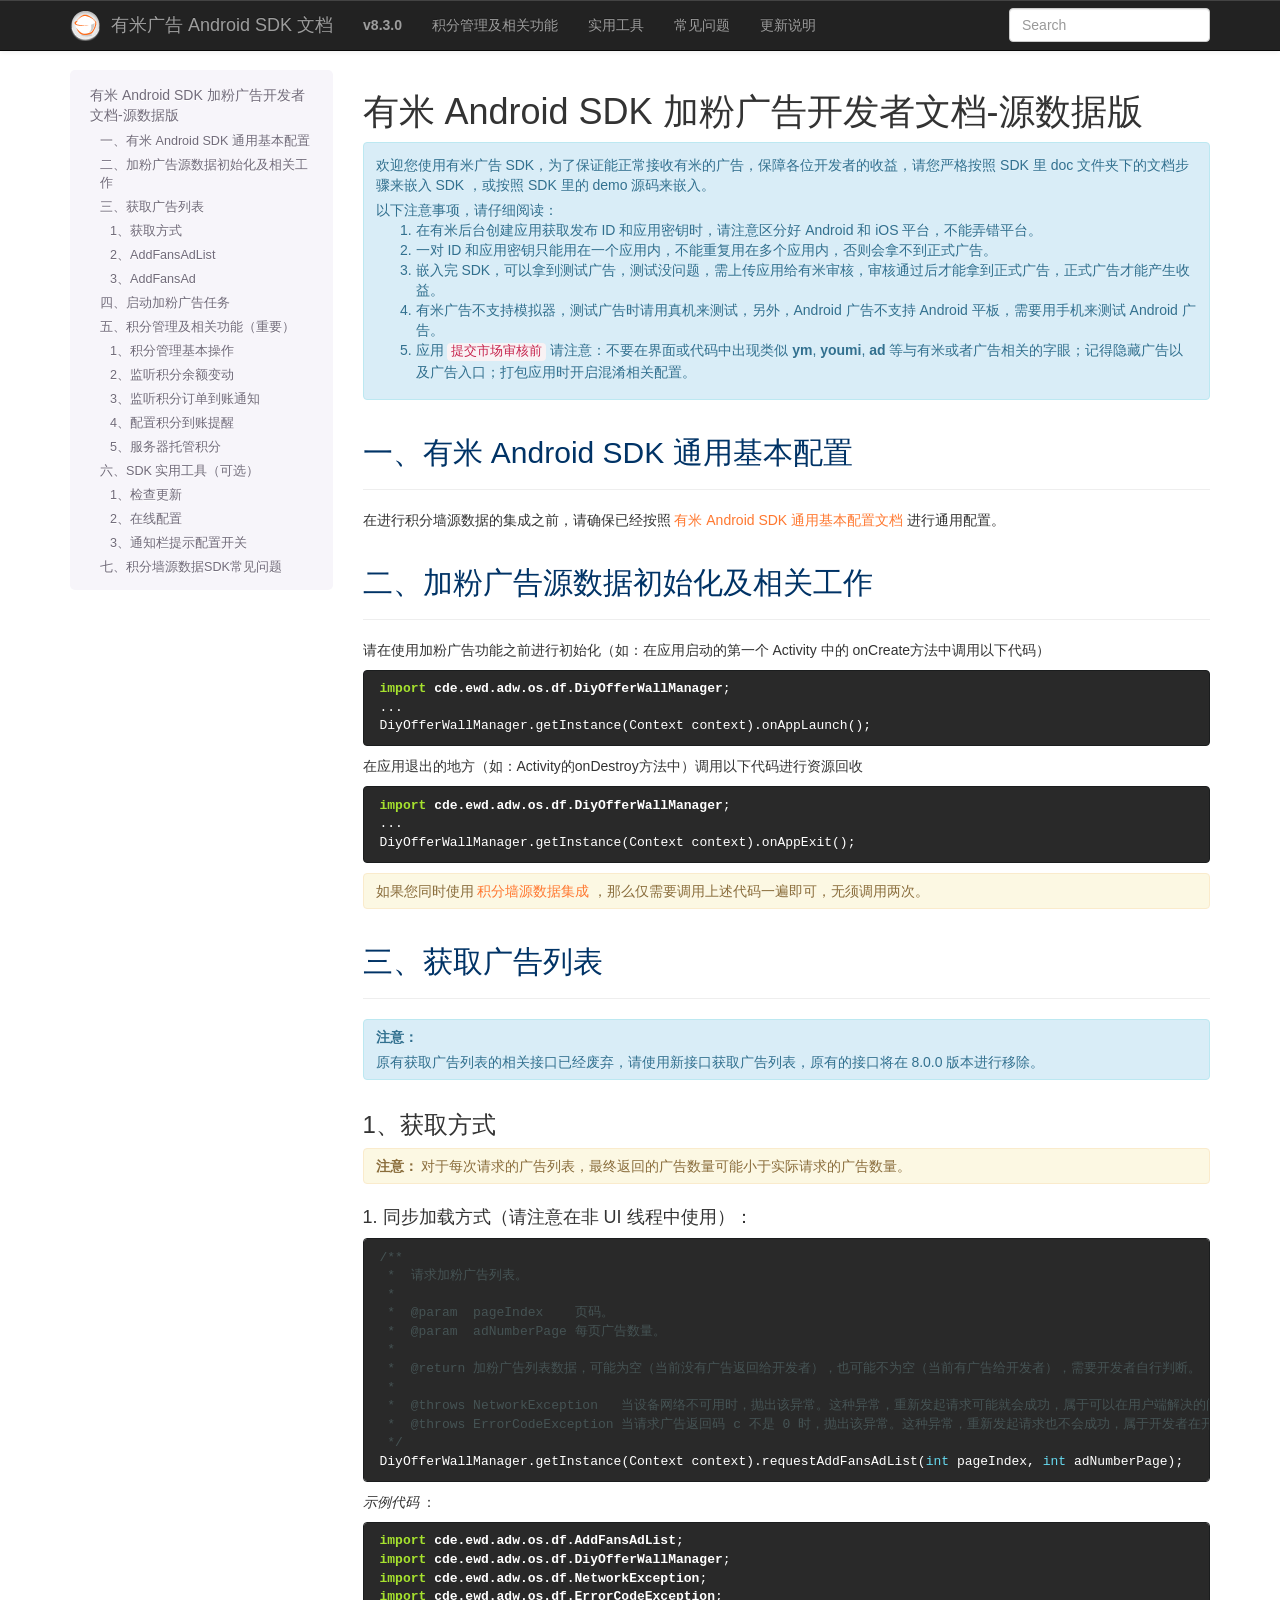
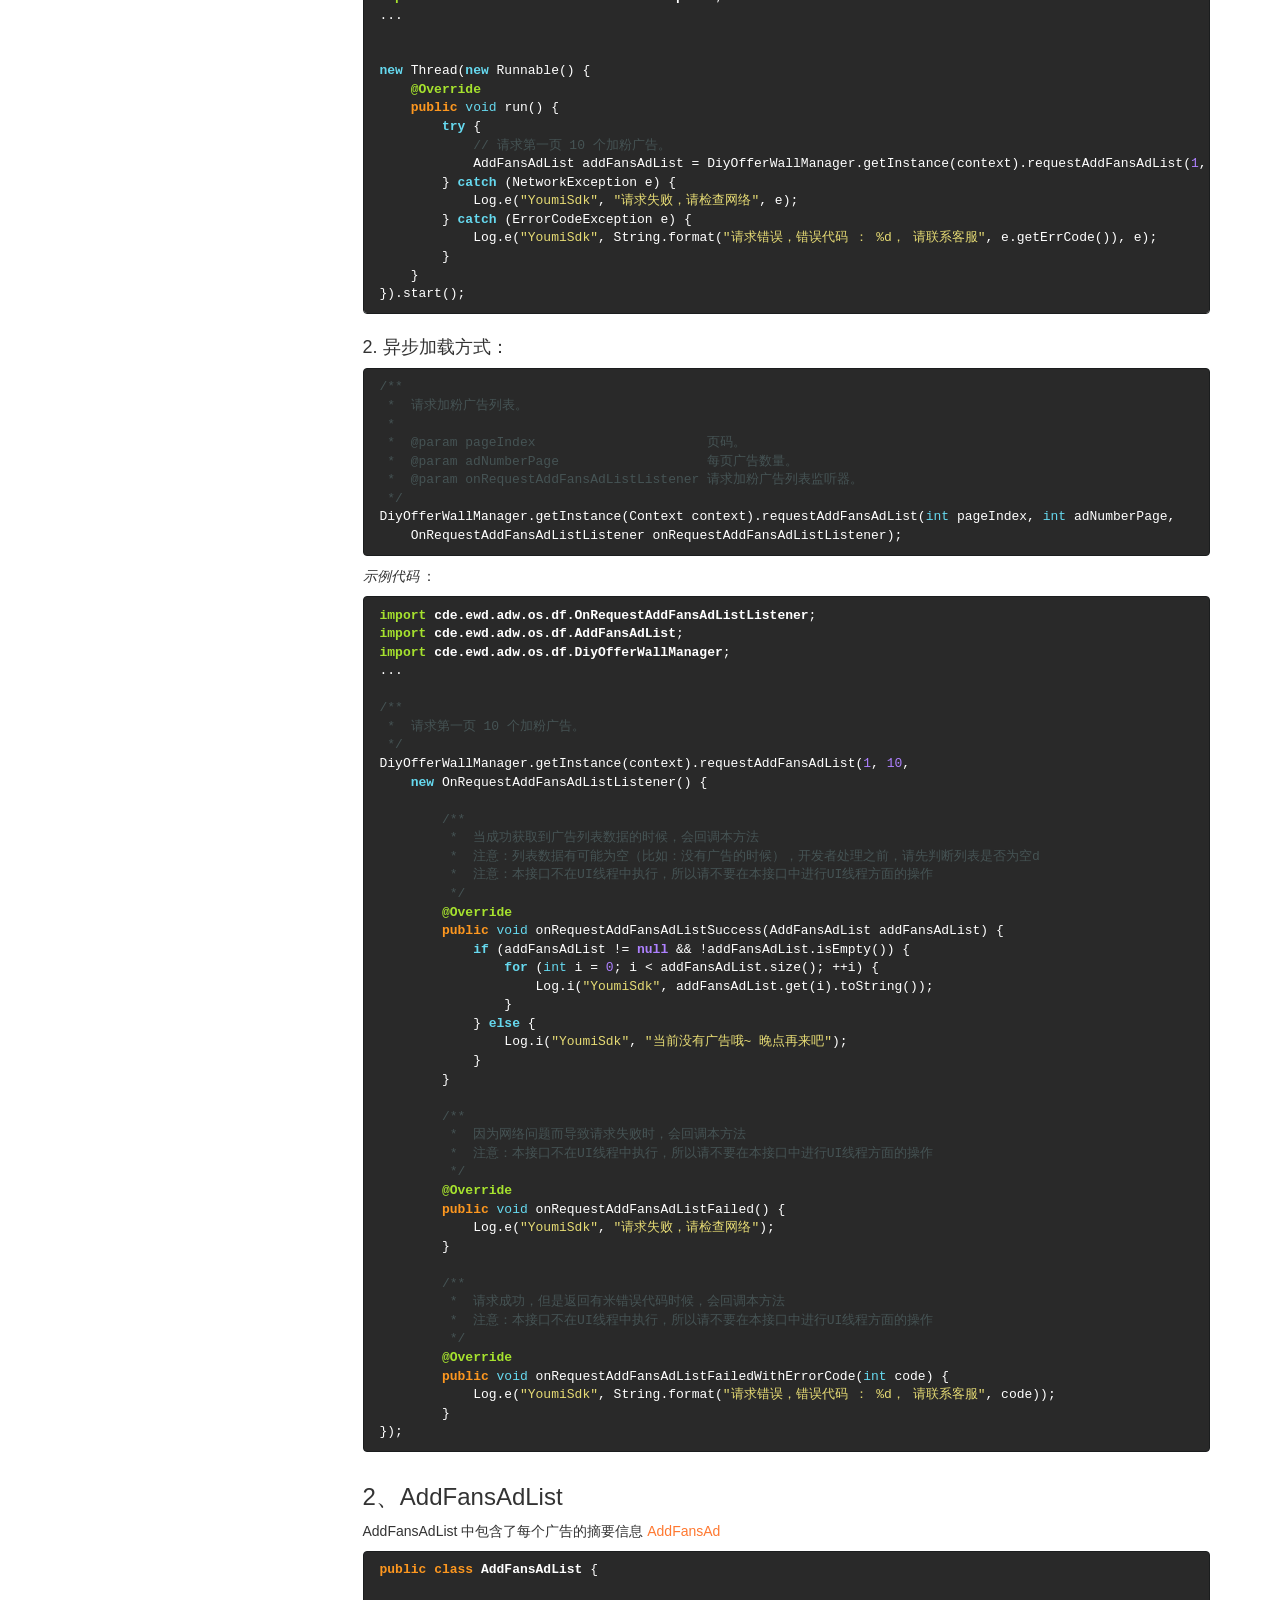
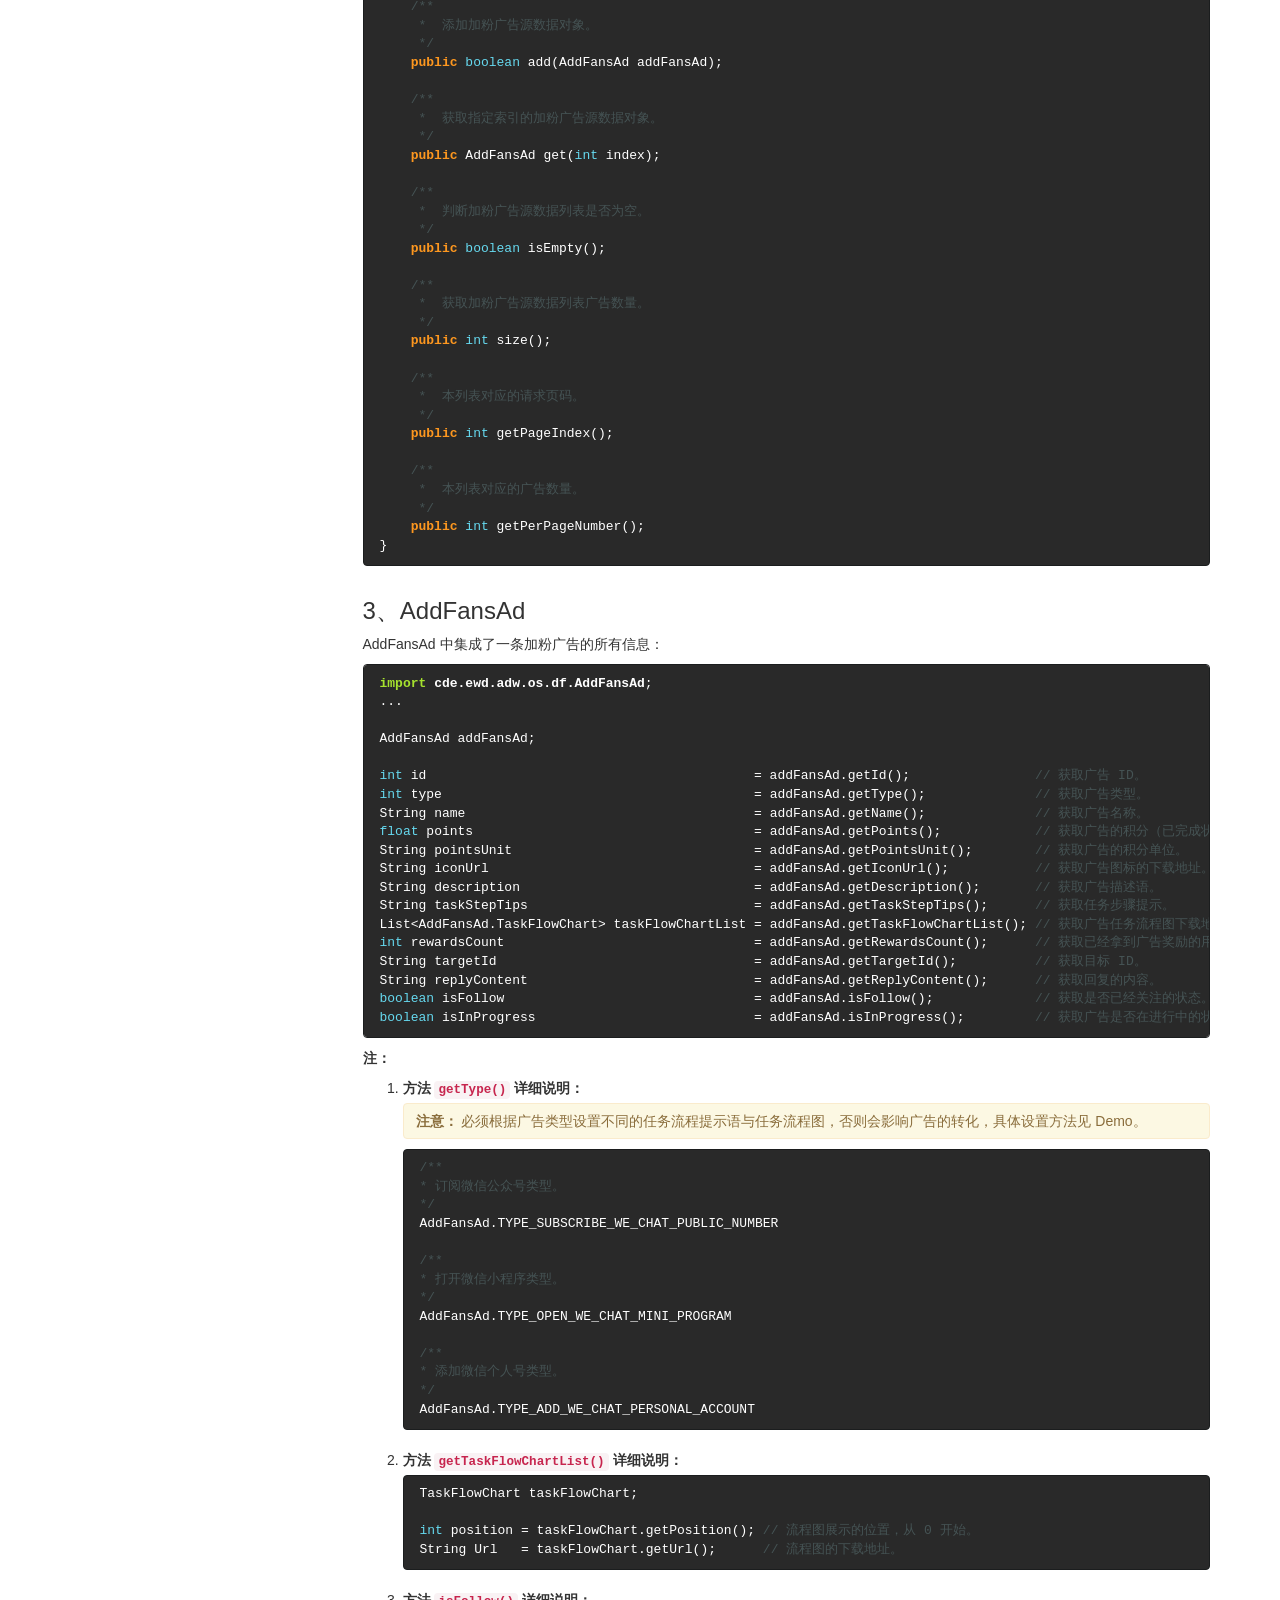
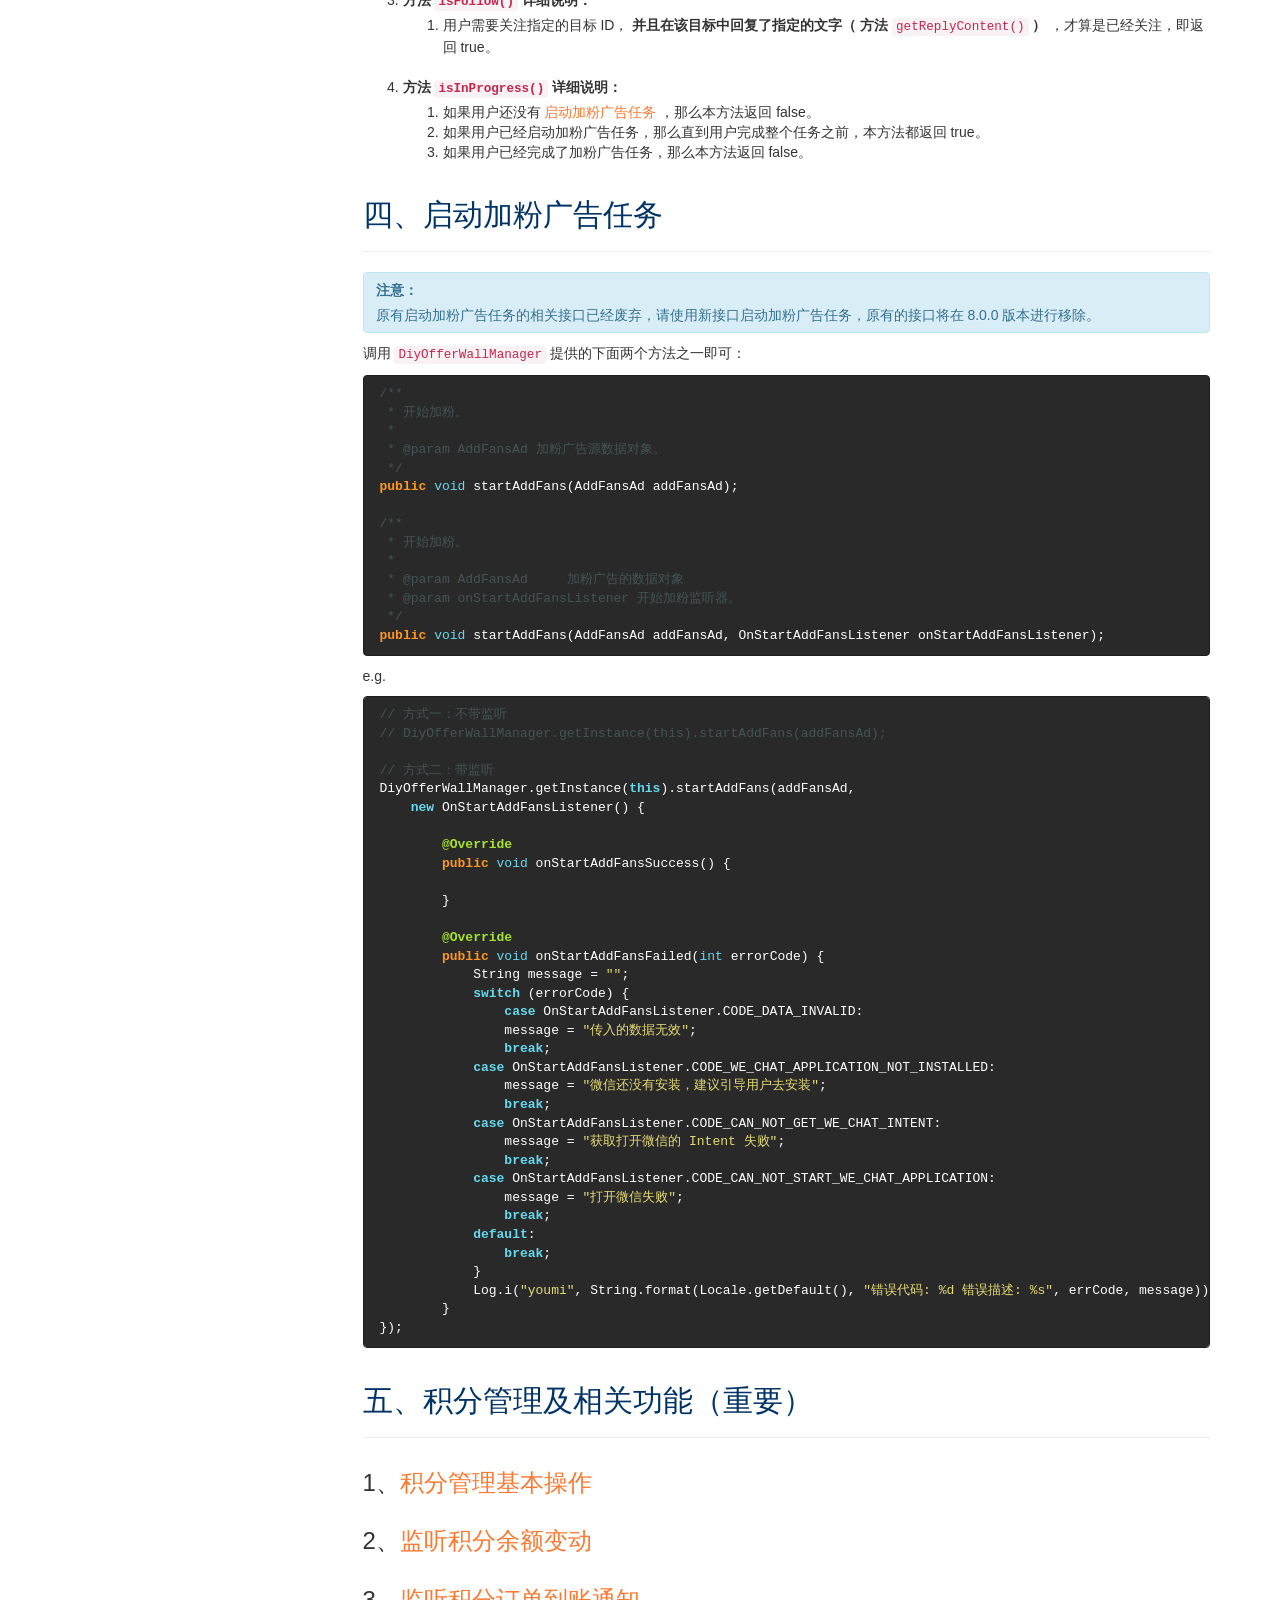
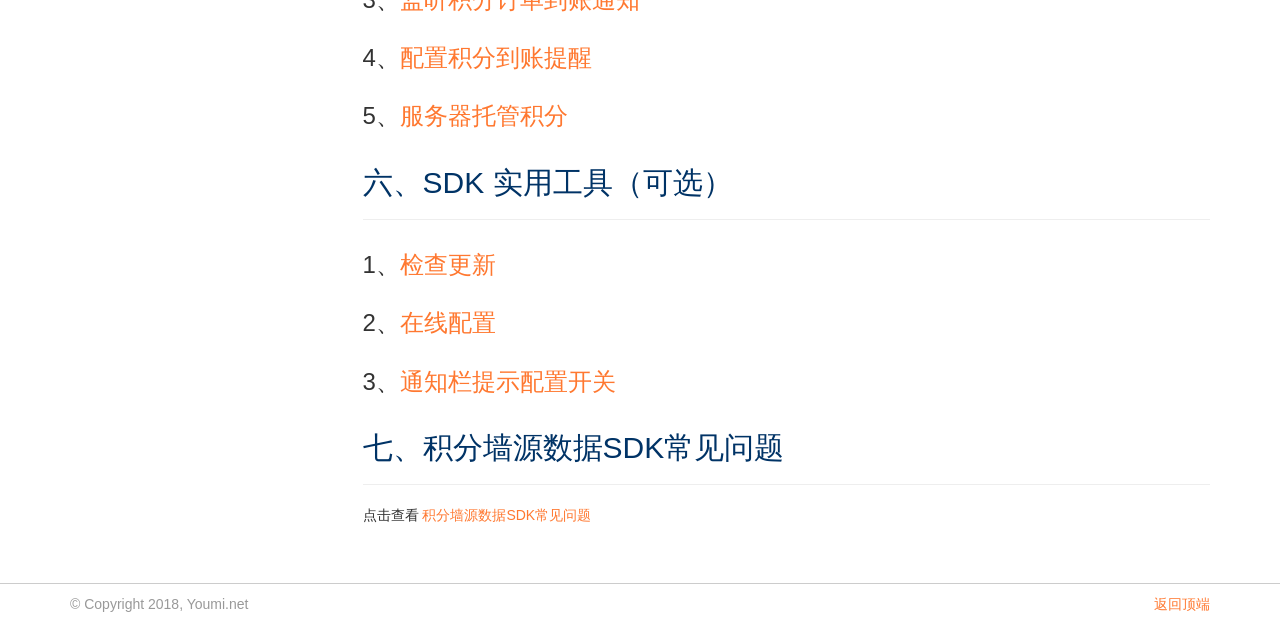
<file: 体验赚/SDK/有米数据版/YoumiAndroidSdk/doc/cn/有米AndroidSDK加粉广告开发者文档-源数据版.html>
<!DOCTYPE html>

<html xmlns="http://www.w3.org/1999/xhtml" lang="zh_CN">
  <head>
    <meta http-equiv="Content-Type" content="text/html; charset=utf-8" />
    <title>有米 Android SDK 加粉广告开发者文档-源数据版 &#8212; Youmi Android SDK Document v8.3.0 文档</title>
    <link rel="stylesheet" href="_static/basic.css" type="text/css" />
    <link rel="stylesheet" href="_static/pygments.css" type="text/css" />
    <link rel="stylesheet" href="_static/bootstrap-3.3.6/css/bootstrap.min.css" type="text/css" />
    <link rel="stylesheet" href="_static/bootstrap-3.3.6/css/bootstrap-theme.min.css" type="text/css" />
    <link rel="stylesheet" href="_static/bootstrap-sphinx.css" type="text/css" />
    <link rel="stylesheet" href="_static/youmi.css" type="text/css" />
    <script type="text/javascript">
      var DOCUMENTATION_OPTIONS = {
        URL_ROOT:    './',
        VERSION:     'v8.3.0',
        COLLAPSE_INDEX: false,
        FILE_SUFFIX: '.html',
        HAS_SOURCE:  true,
        SOURCELINK_SUFFIX: '.txt'
      };
    </script>
    <script type="text/javascript" src="_static/jquery.js"></script>
    <script type="text/javascript" src="_static/underscore.js"></script>
    <script type="text/javascript" src="_static/doctools.js"></script>
    <script type="text/javascript" src="_static/translations.js"></script>
    <script type="text/javascript" src="_static/js/jquery-1.11.0.min.js"></script>
    <script type="text/javascript" src="_static/js/jquery-fix.js"></script>
    <script type="text/javascript" src="_static/bootstrap-3.3.6/js/bootstrap.min.js"></script>
    <script type="text/javascript" src="_static/bootstrap-sphinx.js"></script>
    <link rel="index" title="索引" href="genindex.html" />
    <link rel="search" title="搜索" href="search.html" />
<meta charset='utf-8'>
<meta http-equiv='X-UA-Compatible' content='IE=edge,chrome=1'>
<meta name='viewport' content='width=device-width, initial-scale=1.0, maximum-scale=1'>
<meta name="apple-mobile-web-app-capable" content="yes">

  </head>
  <body>

  <div id="navbar" class="navbar navbar-inverse navbar-default navbar-fixed-top">
    <div class="container">
      <div class="navbar-header">
        <!-- .btn-navbar is used as the toggle for collapsed navbar content -->
        <button type="button" class="navbar-toggle" data-toggle="collapse" data-target=".nav-collapse">
          <span class="icon-bar"></span>
          <span class="icon-bar"></span>
          <span class="icon-bar"></span>
        </button>
        <a class="navbar-brand" href="index.html"><img src="_static/logo.png">
          有米广告 Android SDK 文档</a>
        <span class="navbar-text navbar-version pull-left"><b>v8.3.0</b></span>
      </div>

        <div class="collapse navbar-collapse nav-collapse">
          <ul class="nav navbar-nav">
            
                <li><a href="有米AndroidSDK积分管理及相关功能.html">积分管理及相关功能</a></li>
                <li><a href="有米AndroidSDK实用工具.html">实用工具</a></li>
                <li><a href="有米AndroidSDK常见问题.html">常见问题</a></li>
                <li><a href="changelog.html">更新说明</a></li>
            
            
              <li class="dropdown globaltoc-container">
  <a role="button"
     id="dLabelGlobalToc"
     data-toggle="dropdown"
     data-target="#"
     href="index.html">Site <b class="caret"></b></a>
  <ul class="dropdown-menu globaltoc"
      role="menu"
      aria-labelledby="dLabelGlobalToc"></ul>
</li>
              
            
            
              
                
              
            
            
            
            
          </ul>

          
            
<form class="navbar-form navbar-right" action="search.html" method="get">
 <div class="form-group">
  <input type="text" name="q" class="form-control" placeholder="Search" />
 </div>
  <input type="hidden" name="check_keywords" value="yes" />
  <input type="hidden" name="area" value="default" />
</form>
          
        </div>
    </div>
  </div>

<div class="container">
  <div class="row">
      <div class="col-md-3">
        <div id="sidebar" class="bs-sidenav" role="complementary"><ul>
<li><a class="reference internal" href="#">有米 Android SDK 加粉广告开发者文档-源数据版</a><ul>
<li><a class="reference internal" href="#id1">一、有米 Android SDK 通用基本配置</a></li>
<li><a class="reference internal" href="#chap-2">二、加粉广告源数据初始化及相关工作</a></li>
<li><a class="reference internal" href="#id5">三、获取广告列表</a><ul>
<li><a class="reference internal" href="#chap-3-1">1、获取方式</a></li>
<li><a class="reference internal" href="#addfansadlist">2、AddFansAdList</a></li>
<li><a class="reference internal" href="#chap-3-3">3、AddFansAd</a></li>
</ul>
</li>
<li><a class="reference internal" href="#chap-4">四、启动加粉广告任务</a></li>
<li><a class="reference internal" href="#id11">五、积分管理及相关功能（重要）</a><ul>
<li><a class="reference internal" href="#id13">1、积分管理基本操作</a></li>
<li><a class="reference internal" href="#id15">2、监听积分余额变动</a></li>
<li><a class="reference internal" href="#id17">3、监听积分订单到账通知</a></li>
<li><a class="reference internal" href="#id19">4、配置积分到账提醒</a></li>
<li><a class="reference internal" href="#id21">5、服务器托管积分</a></li>
</ul>
</li>
<li><a class="reference internal" href="#sdk">六、SDK 实用工具（可选）</a><ul>
<li><a class="reference internal" href="#id23">1、检查更新</a></li>
<li><a class="reference internal" href="#id25">2、在线配置</a></li>
<li><a class="reference internal" href="#id27">3、通知栏提示配置开关</a></li>
</ul>
</li>
<li><a class="reference internal" href="#id28">七、积分墙源数据SDK常见问题</a></li>
</ul>
</li>
</ul>

        </div>
      </div>
    <div class="col-md-9 content">
      
  <div class="section" id="android-sdk">
<h1>有米 Android SDK 加粉广告开发者文档-源数据版<a class="headerlink" href="#android-sdk" title="永久链接至标题">¶</a></h1>
<div class="admonition tip">
<p class="first admonition-title">小技巧</p>
<p>欢迎您使用有米广告 SDK，为了保证能正常接收有米的广告，保障各位开发者的收益，请您严格按照 SDK 里 doc 文件夹下的文档步骤来嵌入 SDK ，或按照 SDK 里的 demo 源码来嵌入。</p>
<p>以下注意事项，请仔细阅读：</p>
<ol class="last arabic simple">
<li>在有米后台创建应用获取发布 ID 和应用密钥时，请注意区分好 Android 和 iOS 平台，不能弄错平台。</li>
<li>一对 ID 和应用密钥只能用在一个应用内，不能重复用在多个应用内，否则会拿不到正式广告。</li>
<li>嵌入完 SDK，可以拿到测试广告，测试没问题，需上传应用给有米审核，审核通过后才能拿到正式广告，正式广告才能产生收益。</li>
<li>有米广告不支持模拟器，测试广告时请用真机来测试，另外，Android 广告不支持 Android 平板，需要用手机来测试 Android 广告。</li>
<li>应用 <code class="docutils literal"><span class="pre">提交市场审核前</span></code> 请注意：不要在界面或代码中出现类似 <strong>ym</strong>, <strong>youmi</strong>, <strong>ad</strong> 等与有米或者广告相关的字眼；记得隐藏广告以及广告入口；打包应用时开启混淆相关配置。</li>
</ol>
</div>
<div class="section" id="id1">
<h2>一、有米 Android SDK 通用基本配置<a class="headerlink" href="#id1" title="永久链接至标题">¶</a></h2>
<hr class="docutils" />
<p>在进行积分墙源数据的集成之前，请确保已经按照 <a class="reference external" href="有米AndroidSDK通用基本配置文档.html">有米 Android SDK 通用基本配置文档</a> 进行通用配置。</p>
</div>
<div class="section" id="chap-2">
<span id="id3"></span><h2>二、加粉广告源数据初始化及相关工作<a class="headerlink" href="#chap-2" title="永久链接至标题">¶</a></h2>
<hr class="docutils" />
<p>请在使用加粉广告功能之前进行初始化（如：在应用启动的第一个 Activity 中的 onCreate方法中调用以下代码）</p>
<div class="highlight-java"><div class="highlight"><pre><span></span><span class="kn">import</span> <span class="nn">cde.ewd.adw.os.df.DiyOfferWallManager</span><span class="o">;</span>
<span class="o">...</span>
<span class="n">DiyOfferWallManager</span><span class="o">.</span><span class="na">getInstance</span><span class="o">(</span><span class="n">Context</span> <span class="n">context</span><span class="o">).</span><span class="na">onAppLaunch</span><span class="o">();</span>
</pre></div>
</div>
<p>在应用退出的地方（如：Activity的onDestroy方法中）调用以下代码进行资源回收</p>
<div class="highlight-java"><div class="highlight"><pre><span></span><span class="kn">import</span> <span class="nn">cde.ewd.adw.os.df.DiyOfferWallManager</span><span class="o">;</span>
<span class="o">...</span>
<span class="n">DiyOfferWallManager</span><span class="o">.</span><span class="na">getInstance</span><span class="o">(</span><span class="n">Context</span> <span class="n">context</span><span class="o">).</span><span class="na">onAppExit</span><span class="o">();</span>
</pre></div>
</div>
<div class="admonition caution">
<p class="first admonition-title">警告</p>
<p class="last">如果您同时使用 <a class="reference external" href="有米AndroidSDK积分墙开发者文档-源数据版.html#_chap-dow-cn-3">积分墙源数据集成</a> ，那么仅需要调用上述代码一遍即可，无须调用两次。</p>
</div>
</div>
<div class="section" id="id5">
<h2>三、获取广告列表<a class="headerlink" href="#id5" title="永久链接至标题">¶</a></h2>
<hr class="docutils" />
<div class="admonition important">
<p class="first admonition-title">重要</p>
<p class="last">原有获取广告列表的相关接口已经废弃，请使用新接口获取广告列表，原有的接口将在 8.0.0 版本进行移除。</p>
</div>
<div class="section" id="chap-3-1">
<span id="id6"></span><h3>1、获取方式<a class="headerlink" href="#chap-3-1" title="永久链接至标题">¶</a></h3>
<div class="admonition caution">
<p class="first admonition-title">警告</p>
<p class="last"><strong>注意：</strong> 对于每次请求的广告列表，最终返回的广告数量可能小于实际请求的广告数量。</p>
</div>
<div class="section" id="ui">
<span id="chap-3-1-1"></span><h4>1. 同步加载方式（请注意在非 UI 线程中使用）：<a class="headerlink" href="#ui" title="永久链接至标题">¶</a></h4>
<div class="highlight-java"><div class="highlight"><pre><span></span><span class="cm">/**</span>
<span class="cm"> *  请求加粉广告列表。</span>
<span class="cm"> *</span>
<span class="cm"> *  @param  pageIndex    页码。</span>
<span class="cm"> *  @param  adNumberPage 每页广告数量。</span>
<span class="cm"> *</span>
<span class="cm"> *  @return 加粉广告列表数据，可能为空（当前没有广告返回给开发者），也可能不为空（当前有广告给开发者），需要开发者自行判断。</span>
<span class="cm"> *</span>
<span class="cm"> *  @throws NetworkException   当设备网络不可用时，抛出该异常。这种异常，重新发起请求可能就会成功，属于可以在用户端解决的问题。</span>
<span class="cm"> *  @throws ErrorCodeException 当请求广告返回码 c 不是 0 时，抛出该异常。这种异常，重新发起请求也不会成功，属于开发者在开发过程中需要处理好的问题。</span>
<span class="cm"> */</span>
<span class="n">DiyOfferWallManager</span><span class="o">.</span><span class="na">getInstance</span><span class="o">(</span><span class="n">Context</span> <span class="n">context</span><span class="o">).</span><span class="na">requestAddFansAdList</span><span class="o">(</span><span class="kt">int</span> <span class="n">pageIndex</span><span class="o">,</span> <span class="kt">int</span> <span class="n">adNumberPage</span><span class="o">);</span>
</pre></div>
</div>
<p><em>示例代码</em> ：</p>
<div class="highlight-java"><div class="highlight"><pre><span></span><span class="kn">import</span> <span class="nn">cde.ewd.adw.os.df.AddFansAdList</span><span class="o">;</span>
<span class="kn">import</span> <span class="nn">cde.ewd.adw.os.df.DiyOfferWallManager</span><span class="o">;</span>
<span class="kn">import</span> <span class="nn">cde.ewd.adw.os.df.NetworkException</span><span class="o">;</span>
<span class="kn">import</span> <span class="nn">cde.ewd.adw.os.df.ErrorCodeException</span><span class="o">;</span>
<span class="o">...</span>


<span class="k">new</span> <span class="n">Thread</span><span class="o">(</span><span class="k">new</span> <span class="n">Runnable</span><span class="o">()</span> <span class="o">{</span>
    <span class="nd">@Override</span>
    <span class="kd">public</span> <span class="kt">void</span> <span class="nf">run</span><span class="o">()</span> <span class="o">{</span>
        <span class="k">try</span> <span class="o">{</span>
            <span class="c1">// 请求第一页 10 个加粉广告。</span>
            <span class="n">AddFansAdList</span> <span class="n">addFansAdList</span> <span class="o">=</span> <span class="n">DiyOfferWallManager</span><span class="o">.</span><span class="na">getInstance</span><span class="o">(</span><span class="n">context</span><span class="o">).</span><span class="na">requestAddFansAdList</span><span class="o">(</span><span class="mi">1</span><span class="o">,</span> <span class="mi">10</span><span class="o">);</span>
        <span class="o">}</span> <span class="k">catch</span> <span class="o">(</span><span class="n">NetworkException</span> <span class="n">e</span><span class="o">)</span> <span class="o">{</span>
            <span class="n">Log</span><span class="o">.</span><span class="na">e</span><span class="o">(</span><span class="s">&quot;YoumiSdk&quot;</span><span class="o">,</span> <span class="s">&quot;请求失败，请检查网络&quot;</span><span class="o">,</span> <span class="n">e</span><span class="o">);</span>
        <span class="o">}</span> <span class="k">catch</span> <span class="o">(</span><span class="n">ErrorCodeException</span> <span class="n">e</span><span class="o">)</span> <span class="o">{</span>
            <span class="n">Log</span><span class="o">.</span><span class="na">e</span><span class="o">(</span><span class="s">&quot;YoumiSdk&quot;</span><span class="o">,</span> <span class="n">String</span><span class="o">.</span><span class="na">format</span><span class="o">(</span><span class="s">&quot;请求错误，错误代码 ： %d， 请联系客服&quot;</span><span class="o">,</span> <span class="n">e</span><span class="o">.</span><span class="na">getErrCode</span><span class="o">()),</span> <span class="n">e</span><span class="o">);</span>
        <span class="o">}</span>
    <span class="o">}</span>
<span class="o">}).</span><span class="na">start</span><span class="o">();</span>
</pre></div>
</div>
</div>
<div class="section" id="chap-3-1-2">
<span id="id7"></span><h4>2. 异步加载方式：<a class="headerlink" href="#chap-3-1-2" title="永久链接至标题">¶</a></h4>
<div class="highlight-java"><div class="highlight"><pre><span></span><span class="cm">/**</span>
<span class="cm"> *  请求加粉广告列表。</span>
<span class="cm"> *</span>
<span class="cm"> *  @param pageIndex                      页码。</span>
<span class="cm"> *  @param adNumberPage                   每页广告数量。</span>
<span class="cm"> *  @param onRequestAddFansAdListListener 请求加粉广告列表监听器。</span>
<span class="cm"> */</span>
<span class="n">DiyOfferWallManager</span><span class="o">.</span><span class="na">getInstance</span><span class="o">(</span><span class="n">Context</span> <span class="n">context</span><span class="o">).</span><span class="na">requestAddFansAdList</span><span class="o">(</span><span class="kt">int</span> <span class="n">pageIndex</span><span class="o">,</span> <span class="kt">int</span> <span class="n">adNumberPage</span><span class="o">,</span>
    <span class="n">OnRequestAddFansAdListListener</span> <span class="n">onRequestAddFansAdListListener</span><span class="o">);</span>
</pre></div>
</div>
<p><em>示例代码</em> ：</p>
<div class="highlight-java"><div class="highlight"><pre><span></span><span class="kn">import</span> <span class="nn">cde.ewd.adw.os.df.OnRequestAddFansAdListListener</span><span class="o">;</span>
<span class="kn">import</span> <span class="nn">cde.ewd.adw.os.df.AddFansAdList</span><span class="o">;</span>
<span class="kn">import</span> <span class="nn">cde.ewd.adw.os.df.DiyOfferWallManager</span><span class="o">;</span>
<span class="o">...</span>

<span class="cm">/**</span>
<span class="cm"> *  请求第一页 10 个加粉广告。</span>
<span class="cm"> */</span>
<span class="n">DiyOfferWallManager</span><span class="o">.</span><span class="na">getInstance</span><span class="o">(</span><span class="n">context</span><span class="o">).</span><span class="na">requestAddFansAdList</span><span class="o">(</span><span class="mi">1</span><span class="o">,</span> <span class="mi">10</span><span class="o">,</span>
    <span class="k">new</span> <span class="n">OnRequestAddFansAdListListener</span><span class="o">()</span> <span class="o">{</span>

        <span class="cm">/**</span>
<span class="cm">         *  当成功获取到广告列表数据的时候，会回调本方法</span>
<span class="cm">         *  注意：列表数据有可能为空（比如：没有广告的时候），开发者处理之前，请先判断列表是否为空d</span>
<span class="cm">         *  注意：本接口不在UI线程中执行，所以请不要在本接口中进行UI线程方面的操作</span>
<span class="cm">         */</span>
        <span class="nd">@Override</span>
        <span class="kd">public</span> <span class="kt">void</span> <span class="nf">onRequestAddFansAdListSuccess</span><span class="o">(</span><span class="n">AddFansAdList</span> <span class="n">addFansAdList</span><span class="o">)</span> <span class="o">{</span>
            <span class="k">if</span> <span class="o">(</span><span class="n">addFansAdList</span> <span class="o">!=</span> <span class="kc">null</span> <span class="o">&amp;&amp;</span> <span class="o">!</span><span class="n">addFansAdList</span><span class="o">.</span><span class="na">isEmpty</span><span class="o">())</span> <span class="o">{</span>
                <span class="k">for</span> <span class="o">(</span><span class="kt">int</span> <span class="n">i</span> <span class="o">=</span> <span class="mi">0</span><span class="o">;</span> <span class="n">i</span> <span class="o">&lt;</span> <span class="n">addFansAdList</span><span class="o">.</span><span class="na">size</span><span class="o">();</span> <span class="o">++</span><span class="n">i</span><span class="o">)</span> <span class="o">{</span>
                    <span class="n">Log</span><span class="o">.</span><span class="na">i</span><span class="o">(</span><span class="s">&quot;YoumiSdk&quot;</span><span class="o">,</span> <span class="n">addFansAdList</span><span class="o">.</span><span class="na">get</span><span class="o">(</span><span class="n">i</span><span class="o">).</span><span class="na">toString</span><span class="o">());</span>
                <span class="o">}</span>
            <span class="o">}</span> <span class="k">else</span> <span class="o">{</span>
                <span class="n">Log</span><span class="o">.</span><span class="na">i</span><span class="o">(</span><span class="s">&quot;YoumiSdk&quot;</span><span class="o">,</span> <span class="s">&quot;当前没有广告哦~ 晚点再来吧&quot;</span><span class="o">);</span>
            <span class="o">}</span>
        <span class="o">}</span>

        <span class="cm">/**</span>
<span class="cm">         *  因为网络问题而导致请求失败时，会回调本方法</span>
<span class="cm">         *  注意：本接口不在UI线程中执行，所以请不要在本接口中进行UI线程方面的操作</span>
<span class="cm">         */</span>
        <span class="nd">@Override</span>
        <span class="kd">public</span> <span class="kt">void</span> <span class="nf">onRequestAddFansAdListFailed</span><span class="o">()</span> <span class="o">{</span>
            <span class="n">Log</span><span class="o">.</span><span class="na">e</span><span class="o">(</span><span class="s">&quot;YoumiSdk&quot;</span><span class="o">,</span> <span class="s">&quot;请求失败，请检查网络&quot;</span><span class="o">);</span>
        <span class="o">}</span>

        <span class="cm">/**</span>
<span class="cm">         *  请求成功，但是返回有米错误代码时候，会回调本方法</span>
<span class="cm">         *  注意：本接口不在UI线程中执行，所以请不要在本接口中进行UI线程方面的操作</span>
<span class="cm">         */</span>
        <span class="nd">@Override</span>
        <span class="kd">public</span> <span class="kt">void</span> <span class="nf">onRequestAddFansAdListFailedWithErrorCode</span><span class="o">(</span><span class="kt">int</span> <span class="n">code</span><span class="o">)</span> <span class="o">{</span>
            <span class="n">Log</span><span class="o">.</span><span class="na">e</span><span class="o">(</span><span class="s">&quot;YoumiSdk&quot;</span><span class="o">,</span> <span class="n">String</span><span class="o">.</span><span class="na">format</span><span class="o">(</span><span class="s">&quot;请求错误，错误代码 ： %d， 请联系客服&quot;</span><span class="o">,</span> <span class="n">code</span><span class="o">));</span>
        <span class="o">}</span>
<span class="o">});</span>
</pre></div>
</div>
</div>
</div>
<div class="section" id="addfansadlist">
<span id="chap-3-2"></span><h3>2、AddFansAdList<a class="headerlink" href="#addfansadlist" title="永久链接至标题">¶</a></h3>
<p>AddFansAdList 中包含了每个广告的摘要信息 <a class="reference external" href="#chap-4-3">AddFansAd</a></p>
<div class="highlight-java"><div class="highlight"><pre><span></span><span class="kd">public</span> <span class="kd">class</span> <span class="nc">AddFansAdList</span> <span class="o">{</span>

    <span class="cm">/**</span>
<span class="cm">     *  添加加粉广告源数据对象。</span>
<span class="cm">     */</span>
    <span class="kd">public</span> <span class="kt">boolean</span> <span class="nf">add</span><span class="o">(</span><span class="n">AddFansAd</span> <span class="n">addFansAd</span><span class="o">);</span>

    <span class="cm">/**</span>
<span class="cm">     *  获取指定索引的加粉广告源数据对象。</span>
<span class="cm">     */</span>
    <span class="kd">public</span> <span class="n">AddFansAd</span> <span class="nf">get</span><span class="o">(</span><span class="kt">int</span> <span class="n">index</span><span class="o">);</span>

    <span class="cm">/**</span>
<span class="cm">     *  判断加粉广告源数据列表是否为空。</span>
<span class="cm">     */</span>
    <span class="kd">public</span> <span class="kt">boolean</span> <span class="nf">isEmpty</span><span class="o">();</span>

    <span class="cm">/**</span>
<span class="cm">     *  获取加粉广告源数据列表广告数量。</span>
<span class="cm">     */</span>
    <span class="kd">public</span> <span class="kt">int</span> <span class="nf">size</span><span class="o">();</span>

    <span class="cm">/**</span>
<span class="cm">     *  本列表对应的请求页码。</span>
<span class="cm">     */</span>
    <span class="kd">public</span> <span class="kt">int</span> <span class="nf">getPageIndex</span><span class="o">();</span>

    <span class="cm">/**</span>
<span class="cm">     *  本列表对应的广告数量。</span>
<span class="cm">     */</span>
    <span class="kd">public</span> <span class="kt">int</span> <span class="nf">getPerPageNumber</span><span class="o">();</span>
<span class="o">}</span>
</pre></div>
</div>
</div>
<div class="section" id="chap-3-3">
<span id="id8"></span><h3>3、AddFansAd<a class="headerlink" href="#chap-3-3" title="永久链接至标题">¶</a></h3>
<p>AddFansAd 中集成了一条加粉广告的所有信息：</p>
<div class="highlight-java"><div class="highlight"><pre><span></span><span class="kn">import</span> <span class="nn">cde.ewd.adw.os.df.AddFansAd</span><span class="o">;</span>
<span class="o">...</span>

<span class="n">AddFansAd</span> <span class="n">addFansAd</span><span class="o">;</span>

<span class="kt">int</span> <span class="n">id</span>                                          <span class="o">=</span> <span class="n">addFansAd</span><span class="o">.</span><span class="na">getId</span><span class="o">();</span>                <span class="c1">// 获取广告 ID。</span>
<span class="kt">int</span> <span class="n">type</span>                                        <span class="o">=</span> <span class="n">addFansAd</span><span class="o">.</span><span class="na">getType</span><span class="o">();</span>              <span class="c1">// 获取广告类型。</span>
<span class="n">String</span> <span class="n">name</span>                                     <span class="o">=</span> <span class="n">addFansAd</span><span class="o">.</span><span class="na">getName</span><span class="o">();</span>              <span class="c1">// 获取广告名称。</span>
<span class="kt">float</span> <span class="n">points</span>                                    <span class="o">=</span> <span class="n">addFansAd</span><span class="o">.</span><span class="na">getPoints</span><span class="o">();</span>            <span class="c1">// 获取广告的积分（已完成状态下的广告积分返回值为 0）。</span>
<span class="n">String</span> <span class="n">pointsUnit</span>                               <span class="o">=</span> <span class="n">addFansAd</span><span class="o">.</span><span class="na">getPointsUnit</span><span class="o">();</span>        <span class="c1">// 获取广告的积分单位。</span>
<span class="n">String</span> <span class="n">iconUrl</span>                                  <span class="o">=</span> <span class="n">addFansAd</span><span class="o">.</span><span class="na">getIconUrl</span><span class="o">();</span>           <span class="c1">// 获取广告图标的下载地址。</span>
<span class="n">String</span> <span class="n">description</span>                              <span class="o">=</span> <span class="n">addFansAd</span><span class="o">.</span><span class="na">getDescription</span><span class="o">();</span>       <span class="c1">// 获取广告描述语。</span>
<span class="n">String</span> <span class="n">taskStepTips</span>                             <span class="o">=</span> <span class="n">addFansAd</span><span class="o">.</span><span class="na">getTaskStepTips</span><span class="o">();</span>      <span class="c1">// 获取任务步骤提示。</span>
<span class="n">List</span><span class="o">&lt;</span><span class="n">AddFansAd</span><span class="o">.</span><span class="na">TaskFlowChart</span><span class="o">&gt;</span> <span class="n">taskFlowChartList</span> <span class="o">=</span> <span class="n">addFansAd</span><span class="o">.</span><span class="na">getTaskFlowChartList</span><span class="o">();</span> <span class="c1">// 获取广告任务流程图下载地址。</span>
<span class="kt">int</span> <span class="n">rewardsCount</span>                                <span class="o">=</span> <span class="n">addFansAd</span><span class="o">.</span><span class="na">getRewardsCount</span><span class="o">();</span>      <span class="c1">// 获取已经拿到广告奖励的用户数。</span>
<span class="n">String</span> <span class="n">targetId</span>                                 <span class="o">=</span> <span class="n">addFansAd</span><span class="o">.</span><span class="na">getTargetId</span><span class="o">();</span>          <span class="c1">// 获取目标 ID。</span>
<span class="n">String</span> <span class="n">replyContent</span>                             <span class="o">=</span> <span class="n">addFansAd</span><span class="o">.</span><span class="na">getReplyContent</span><span class="o">();</span>      <span class="c1">// 获取回复的内容。</span>
<span class="kt">boolean</span> <span class="n">isFollow</span>                                <span class="o">=</span> <span class="n">addFansAd</span><span class="o">.</span><span class="na">isFollow</span><span class="o">();</span>             <span class="c1">// 获取是否已经关注的状态。</span>
<span class="kt">boolean</span> <span class="n">isInProgress</span>                            <span class="o">=</span> <span class="n">addFansAd</span><span class="o">.</span><span class="na">isInProgress</span><span class="o">();</span>         <span class="c1">// 获取广告是否在进行中的状态。</span>
</pre></div>
</div>
<p><strong>注：</strong></p>
<ol class="arabic" id="chap-3-3-1">
<li><dl class="first docutils">
<dt>方法 <code class="docutils literal"><span class="pre">getType()</span></code> 详细说明：</dt>
<dd><div class="first admonition caution">
<p class="first admonition-title">警告</p>
<p class="last"><strong>注意：</strong> 必须根据广告类型设置不同的任务流程提示语与任务流程图，否则会影响广告的转化，具体设置方法见 Demo。</p>
</div>
<div class="last highlight-java"><div class="highlight"><pre><span></span><span class="cm">/**</span>
<span class="cm">* 订阅微信公众号类型。</span>
<span class="cm">*/</span>
<span class="n">AddFansAd</span><span class="o">.</span><span class="na">TYPE_SUBSCRIBE_WE_CHAT_PUBLIC_NUMBER</span>

<span class="cm">/**</span>
<span class="cm">* 打开微信小程序类型。</span>
<span class="cm">*/</span>
<span class="n">AddFansAd</span><span class="o">.</span><span class="na">TYPE_OPEN_WE_CHAT_MINI_PROGRAM</span>

<span class="cm">/**</span>
<span class="cm">* 添加微信个人号类型。</span>
<span class="cm">*/</span>
<span class="n">AddFansAd</span><span class="o">.</span><span class="na">TYPE_ADD_WE_CHAT_PERSONAL_ACCOUNT</span>
</pre></div>
</div>
</dd>
</dl>
</li>
<li><dl class="first docutils">
<dt>方法 <code class="docutils literal"><span class="pre">getTaskFlowChartList()</span></code> 详细说明：</dt>
<dd><div class="first last highlight-java"><div class="highlight"><pre><span></span><span class="n">TaskFlowChart</span> <span class="n">taskFlowChart</span><span class="o">;</span>

<span class="kt">int</span> <span class="n">position</span> <span class="o">=</span> <span class="n">taskFlowChart</span><span class="o">.</span><span class="na">getPosition</span><span class="o">();</span> <span class="c1">// 流程图展示的位置，从 0 开始。</span>
<span class="n">String</span> <span class="n">Url</span>   <span class="o">=</span> <span class="n">taskFlowChart</span><span class="o">.</span><span class="na">getUrl</span><span class="o">();</span>      <span class="c1">// 流程图的下载地址。</span>
</pre></div>
</div>
</dd>
</dl>
</li>
<li><dl class="first docutils">
<dt>方法 <code class="docutils literal"><span class="pre">isFollow()</span></code> 详细说明：</dt>
<dd><ol class="first last arabic simple">
<li>用户需要关注指定的目标 ID， <strong>并且在该目标中回复了指定的文字（ 方法</strong> <code class="docutils literal"><span class="pre">getReplyContent()</span></code> <strong>）</strong> ，才算是已经关注，即返回 true。</li>
</ol>
</dd>
</dl>
</li>
<li><dl class="first docutils">
<dt>方法 <code class="docutils literal"><span class="pre">isInProgress()</span></code> 详细说明：</dt>
<dd><ol class="first last arabic simple">
<li>如果用户还没有 <a class="reference external" href="#chap-5">启动加粉广告任务</a> ，那么本方法返回 false。</li>
<li>如果用户已经启动加粉广告任务，那么直到用户完成整个任务之前，本方法都返回 true。</li>
<li>如果用户已经完成了加粉广告任务，那么本方法返回 false。</li>
</ol>
</dd>
</dl>
</li>
</ol>
</div>
</div>
<div class="section" id="chap-4">
<span id="id10"></span><h2>四、启动加粉广告任务<a class="headerlink" href="#chap-4" title="永久链接至标题">¶</a></h2>
<hr class="docutils" />
<div class="admonition important">
<p class="first admonition-title">重要</p>
<p class="last">原有启动加粉广告任务的相关接口已经废弃，请使用新接口启动加粉广告任务，原有的接口将在 8.0.0 版本进行移除。</p>
</div>
<p>调用 <code class="docutils literal"><span class="pre">DiyOfferWallManager</span></code> 提供的下面两个方法之一即可：</p>
<div class="highlight-java"><div class="highlight"><pre><span></span><span class="cm">/**</span>
<span class="cm"> * 开始加粉。</span>
<span class="cm"> *</span>
<span class="cm"> * @param AddFansAd 加粉广告源数据对象。</span>
<span class="cm"> */</span>
<span class="kd">public</span> <span class="kt">void</span> <span class="nf">startAddFans</span><span class="o">(</span><span class="n">AddFansAd</span> <span class="n">addFansAd</span><span class="o">);</span>

<span class="cm">/**</span>
<span class="cm"> * 开始加粉。</span>
<span class="cm"> *</span>
<span class="cm"> * @param AddFansAd     加粉广告的数据对象</span>
<span class="cm"> * @param onStartAddFansListener 开始加粉监听器。</span>
<span class="cm"> */</span>
<span class="kd">public</span> <span class="kt">void</span> <span class="nf">startAddFans</span><span class="o">(</span><span class="n">AddFansAd</span> <span class="n">addFansAd</span><span class="o">,</span> <span class="n">OnStartAddFansListener</span> <span class="n">onStartAddFansListener</span><span class="o">);</span>
</pre></div>
</div>
<p>e.g.</p>
<div class="highlight-java"><div class="highlight"><pre><span></span><span class="c1">// 方式一：不带监听</span>
<span class="c1">// DiyOfferWallManager.getInstance(this).startAddFans(addFansAd);</span>

<span class="c1">// 方式二：带监听</span>
<span class="n">DiyOfferWallManager</span><span class="o">.</span><span class="na">getInstance</span><span class="o">(</span><span class="k">this</span><span class="o">).</span><span class="na">startAddFans</span><span class="o">(</span><span class="n">addFansAd</span><span class="o">,</span>
    <span class="k">new</span> <span class="n">OnStartAddFansListener</span><span class="o">()</span> <span class="o">{</span>

        <span class="nd">@Override</span>
        <span class="kd">public</span> <span class="kt">void</span> <span class="nf">onStartAddFansSuccess</span><span class="o">()</span> <span class="o">{</span>

        <span class="o">}</span>

        <span class="nd">@Override</span>
        <span class="kd">public</span> <span class="kt">void</span> <span class="nf">onStartAddFansFailed</span><span class="o">(</span><span class="kt">int</span> <span class="n">errorCode</span><span class="o">)</span> <span class="o">{</span>
            <span class="n">String</span> <span class="n">message</span> <span class="o">=</span> <span class="s">&quot;&quot;</span><span class="o">;</span>
            <span class="k">switch</span> <span class="o">(</span><span class="n">errorCode</span><span class="o">)</span> <span class="o">{</span>
                <span class="k">case</span> <span class="n">OnStartAddFansListener</span><span class="o">.</span><span class="na">CODE_DATA_INVALID</span><span class="o">:</span>
                <span class="n">message</span> <span class="o">=</span> <span class="s">&quot;传入的数据无效&quot;</span><span class="o">;</span>
                <span class="k">break</span><span class="o">;</span>
            <span class="k">case</span> <span class="n">OnStartAddFansListener</span><span class="o">.</span><span class="na">CODE_WE_CHAT_APPLICATION_NOT_INSTALLED</span><span class="o">:</span>
                <span class="n">message</span> <span class="o">=</span> <span class="s">&quot;微信还没有安装，建议引导用户去安装&quot;</span><span class="o">;</span>
                <span class="k">break</span><span class="o">;</span>
            <span class="k">case</span> <span class="n">OnStartAddFansListener</span><span class="o">.</span><span class="na">CODE_CAN_NOT_GET_WE_CHAT_INTENT</span><span class="o">:</span>
                <span class="n">message</span> <span class="o">=</span> <span class="s">&quot;获取打开微信的 Intent 失败&quot;</span><span class="o">;</span>
                <span class="k">break</span><span class="o">;</span>
            <span class="k">case</span> <span class="n">OnStartAddFansListener</span><span class="o">.</span><span class="na">CODE_CAN_NOT_START_WE_CHAT_APPLICATION</span><span class="o">:</span>
                <span class="n">message</span> <span class="o">=</span> <span class="s">&quot;打开微信失败&quot;</span><span class="o">;</span>
                <span class="k">break</span><span class="o">;</span>
            <span class="k">default</span><span class="o">:</span>
                <span class="k">break</span><span class="o">;</span>
            <span class="o">}</span>
            <span class="n">Log</span><span class="o">.</span><span class="na">i</span><span class="o">(</span><span class="s">&quot;youmi&quot;</span><span class="o">,</span> <span class="n">String</span><span class="o">.</span><span class="na">format</span><span class="o">(</span><span class="n">Locale</span><span class="o">.</span><span class="na">getDefault</span><span class="o">(),</span> <span class="s">&quot;错误代码: %d 错误描述: %s&quot;</span><span class="o">,</span> <span class="n">errCode</span><span class="o">,</span> <span class="n">message</span><span class="o">));</span>
        <span class="o">}</span>
<span class="o">});</span>
</pre></div>
</div>
</div>
<div class="section" id="id11">
<h2>五、积分管理及相关功能（重要）<a class="headerlink" href="#id11" title="永久链接至标题">¶</a></h2>
<hr class="docutils" />
<div class="section" id="id13">
<h3>1、<a class="reference external" href="有米AndroidSDK积分管理及相关功能.html#chap-2-1">积分管理基本操作</a><a class="headerlink" href="#id13" title="永久链接至标题">¶</a></h3>
</div>
<div class="section" id="id15">
<h3>2、<a class="reference external" href="有米AndroidSDK积分管理及相关功能.html#chap-2-2">监听积分余额变动</a><a class="headerlink" href="#id15" title="永久链接至标题">¶</a></h3>
</div>
<div class="section" id="id17">
<h3>3、<a class="reference external" href="有米AndroidSDK积分管理及相关功能.html#chap-2-3">监听积分订单到账通知</a><a class="headerlink" href="#id17" title="永久链接至标题">¶</a></h3>
</div>
<div class="section" id="id19">
<h3>4、<a class="reference external" href="有米AndroidSDK积分管理及相关功能.html#chap-2-4">配置积分到账提醒</a><a class="headerlink" href="#id19" title="永久链接至标题">¶</a></h3>
</div>
<div class="section" id="id21">
<h3>5、<a class="reference external" href="有米AndroidSDK积分管理及相关功能.html#chap-3">服务器托管积分</a><a class="headerlink" href="#id21" title="永久链接至标题">¶</a></h3>
</div>
</div>
<div class="section" id="sdk">
<h2>六、SDK 实用工具（可选）<a class="headerlink" href="#sdk" title="永久链接至标题">¶</a></h2>
<hr class="docutils" />
<div class="section" id="id23">
<h3>1、<a class="reference external" href="有米AndroidSDK实用工具.html#chap-1">检查更新</a><a class="headerlink" href="#id23" title="永久链接至标题">¶</a></h3>
</div>
<div class="section" id="id25">
<h3>2、<a class="reference external" href="有米AndroidSDK实用工具.html#chap-2">在线配置</a><a class="headerlink" href="#id25" title="永久链接至标题">¶</a></h3>
</div>
<div class="section" id="id27">
<h3>3、<a class="reference external" href="有米AndroidSDK实用工具.html#chap-3">通知栏提示配置开关</a><a class="headerlink" href="#id27" title="永久链接至标题">¶</a></h3>
</div>
</div>
<div class="section" id="id28">
<h2>七、积分墙源数据SDK常见问题<a class="headerlink" href="#id28" title="永久链接至标题">¶</a></h2>
<hr class="docutils" />
<p>点击查看 <a class="reference external" href="有米AndroidSDK常见问题.html#chap-5">积分墙源数据SDK常见问题</a></p>
</div>
</div>


    </div>
      
  </div>
</div>
    <footer class="footer">
        <div class="container">
            <p class="pull-right"><a href="#">返回顶端</a></p>
            <p>© Copyright 2018, Youmi.net</p>
        </div>
    </footer>
    <script>
        $("#dLabelLocalToc").html('导航 <b class="caret"></b>');
        $(".admonition-title").html('注意：');
    </script>

  </body>
</html>
</file>
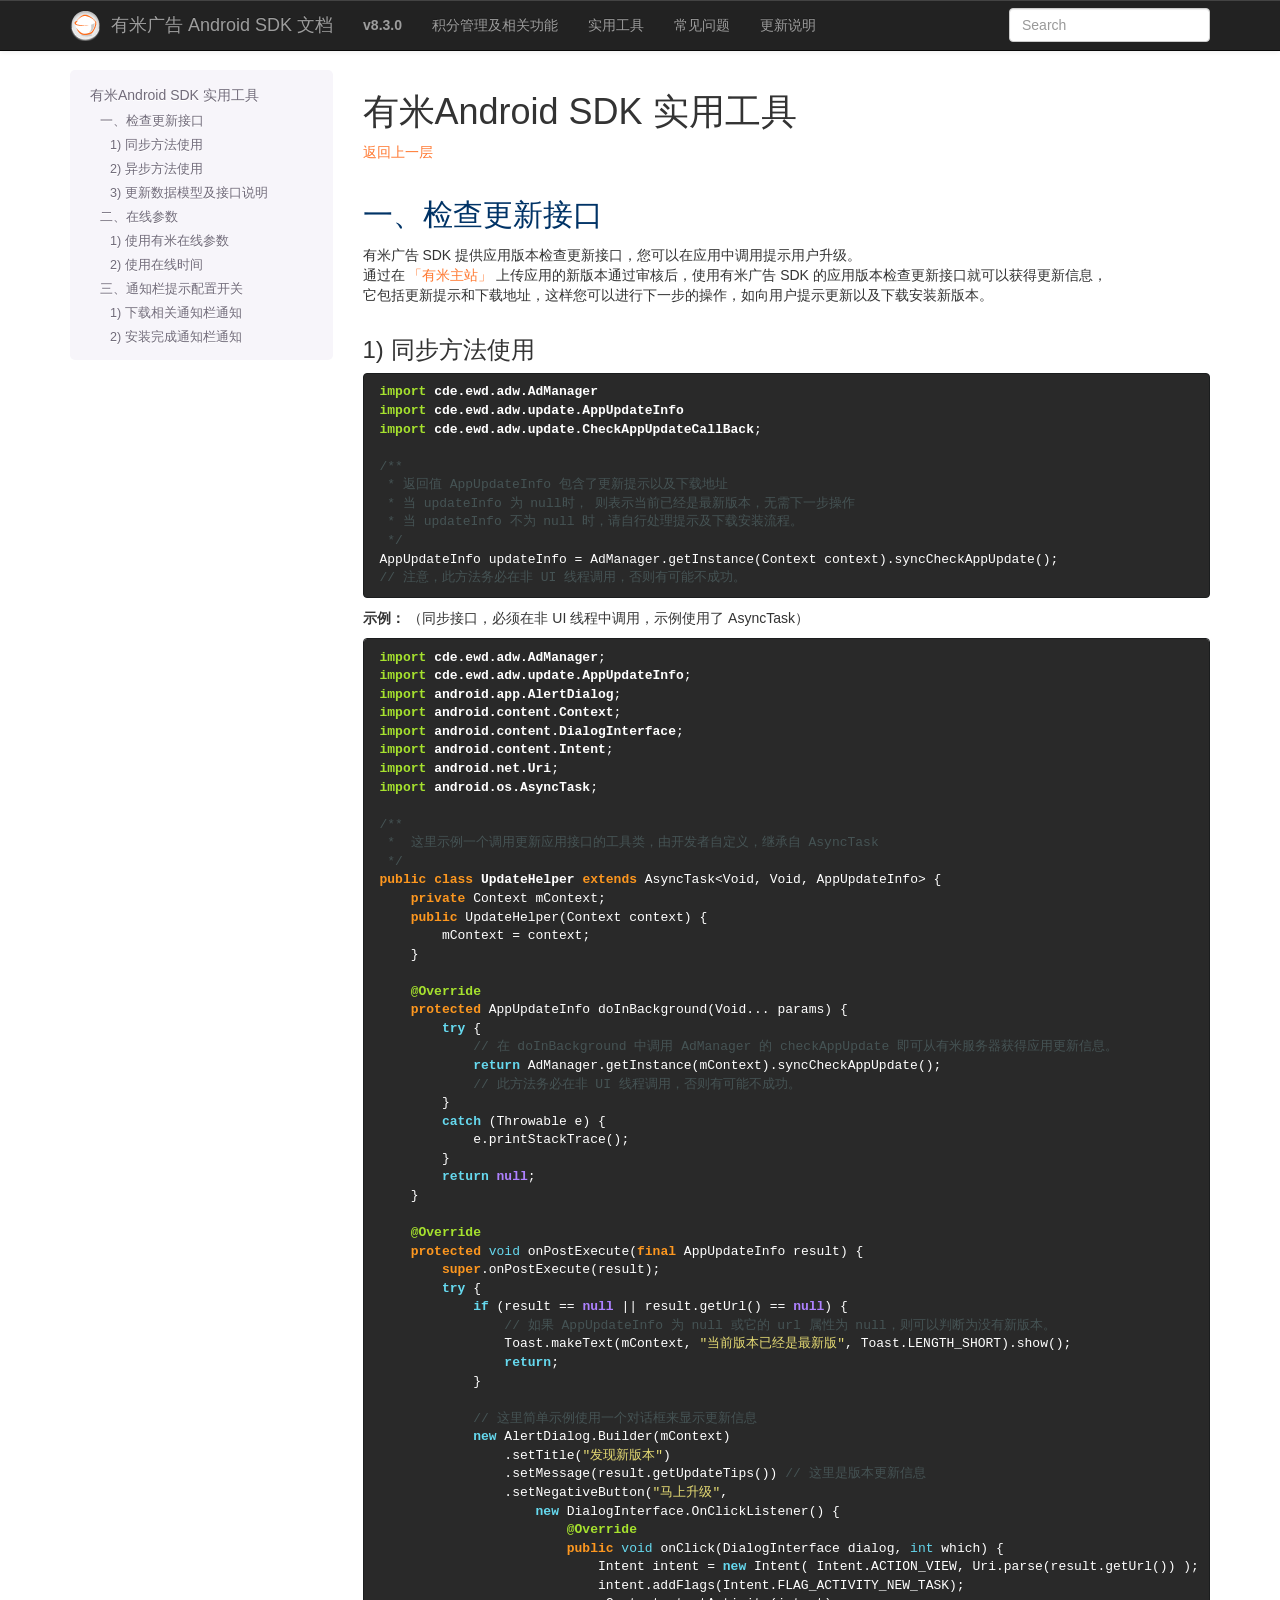
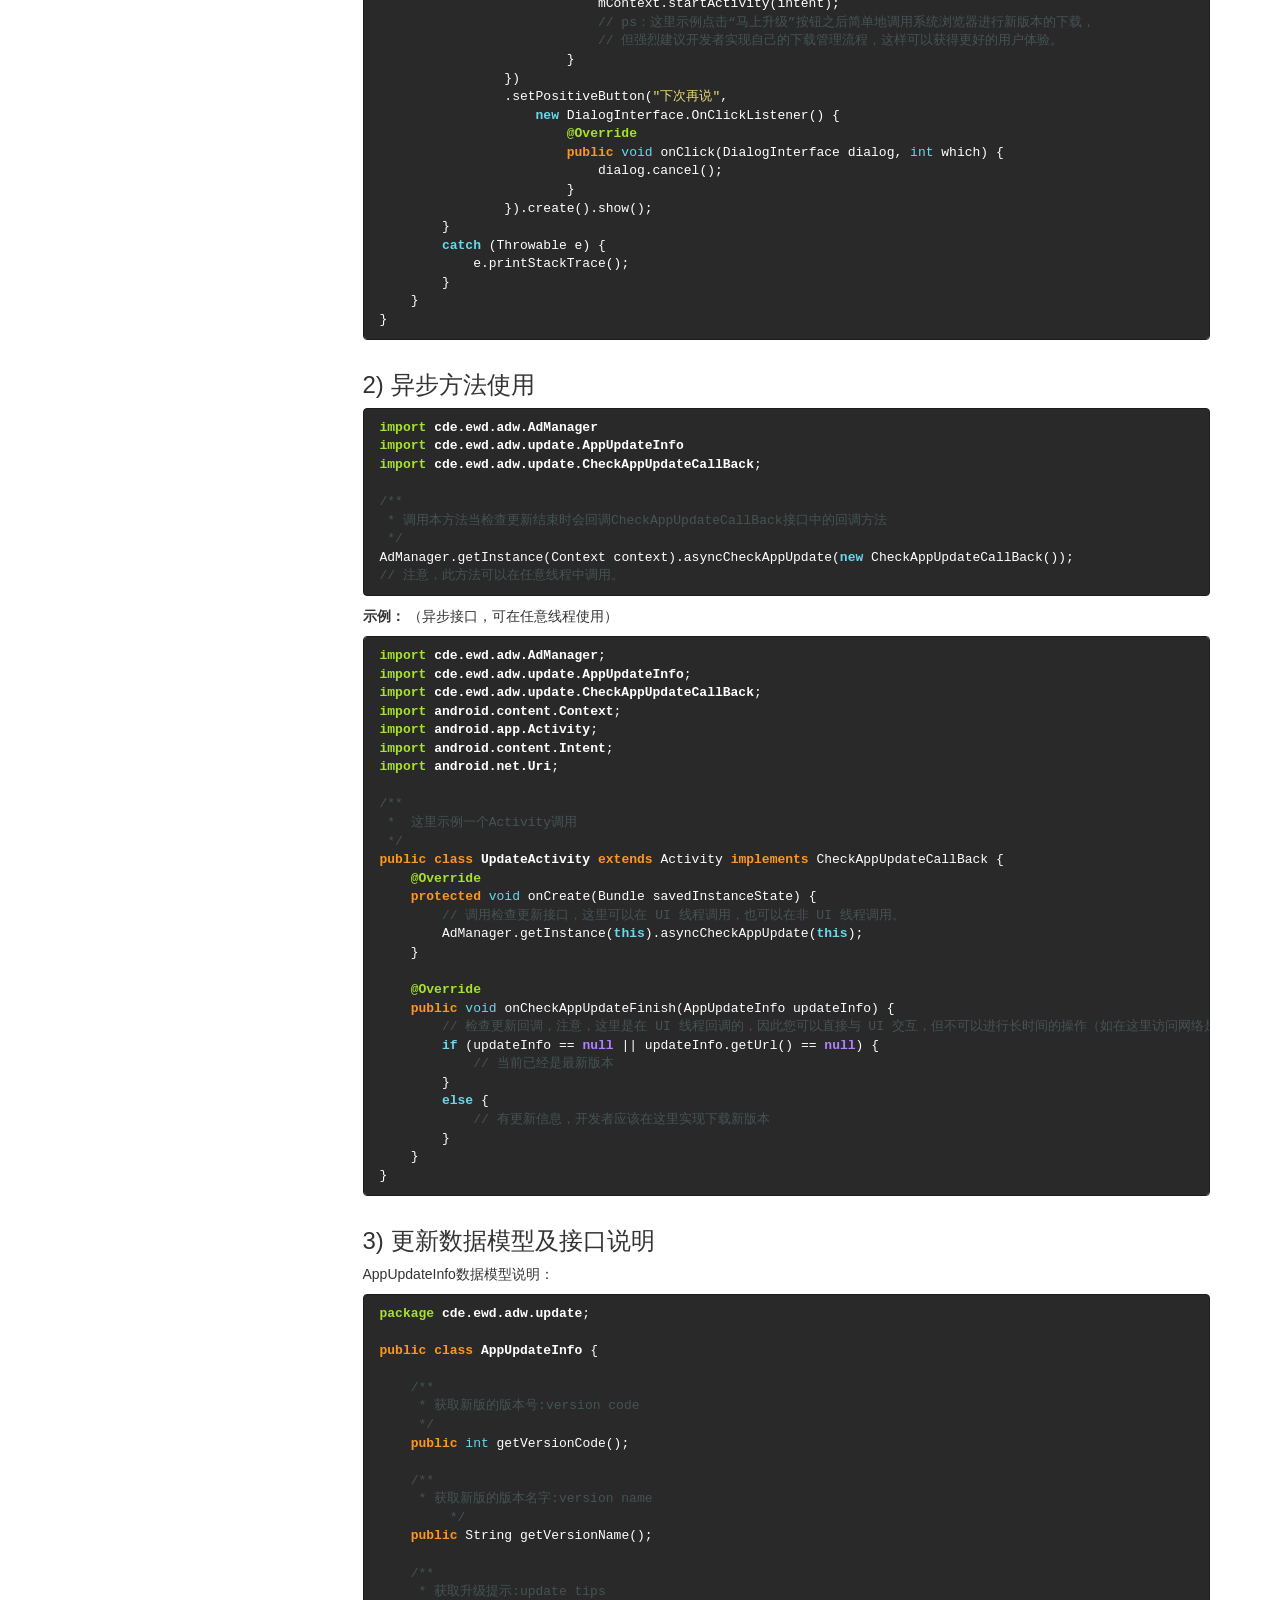
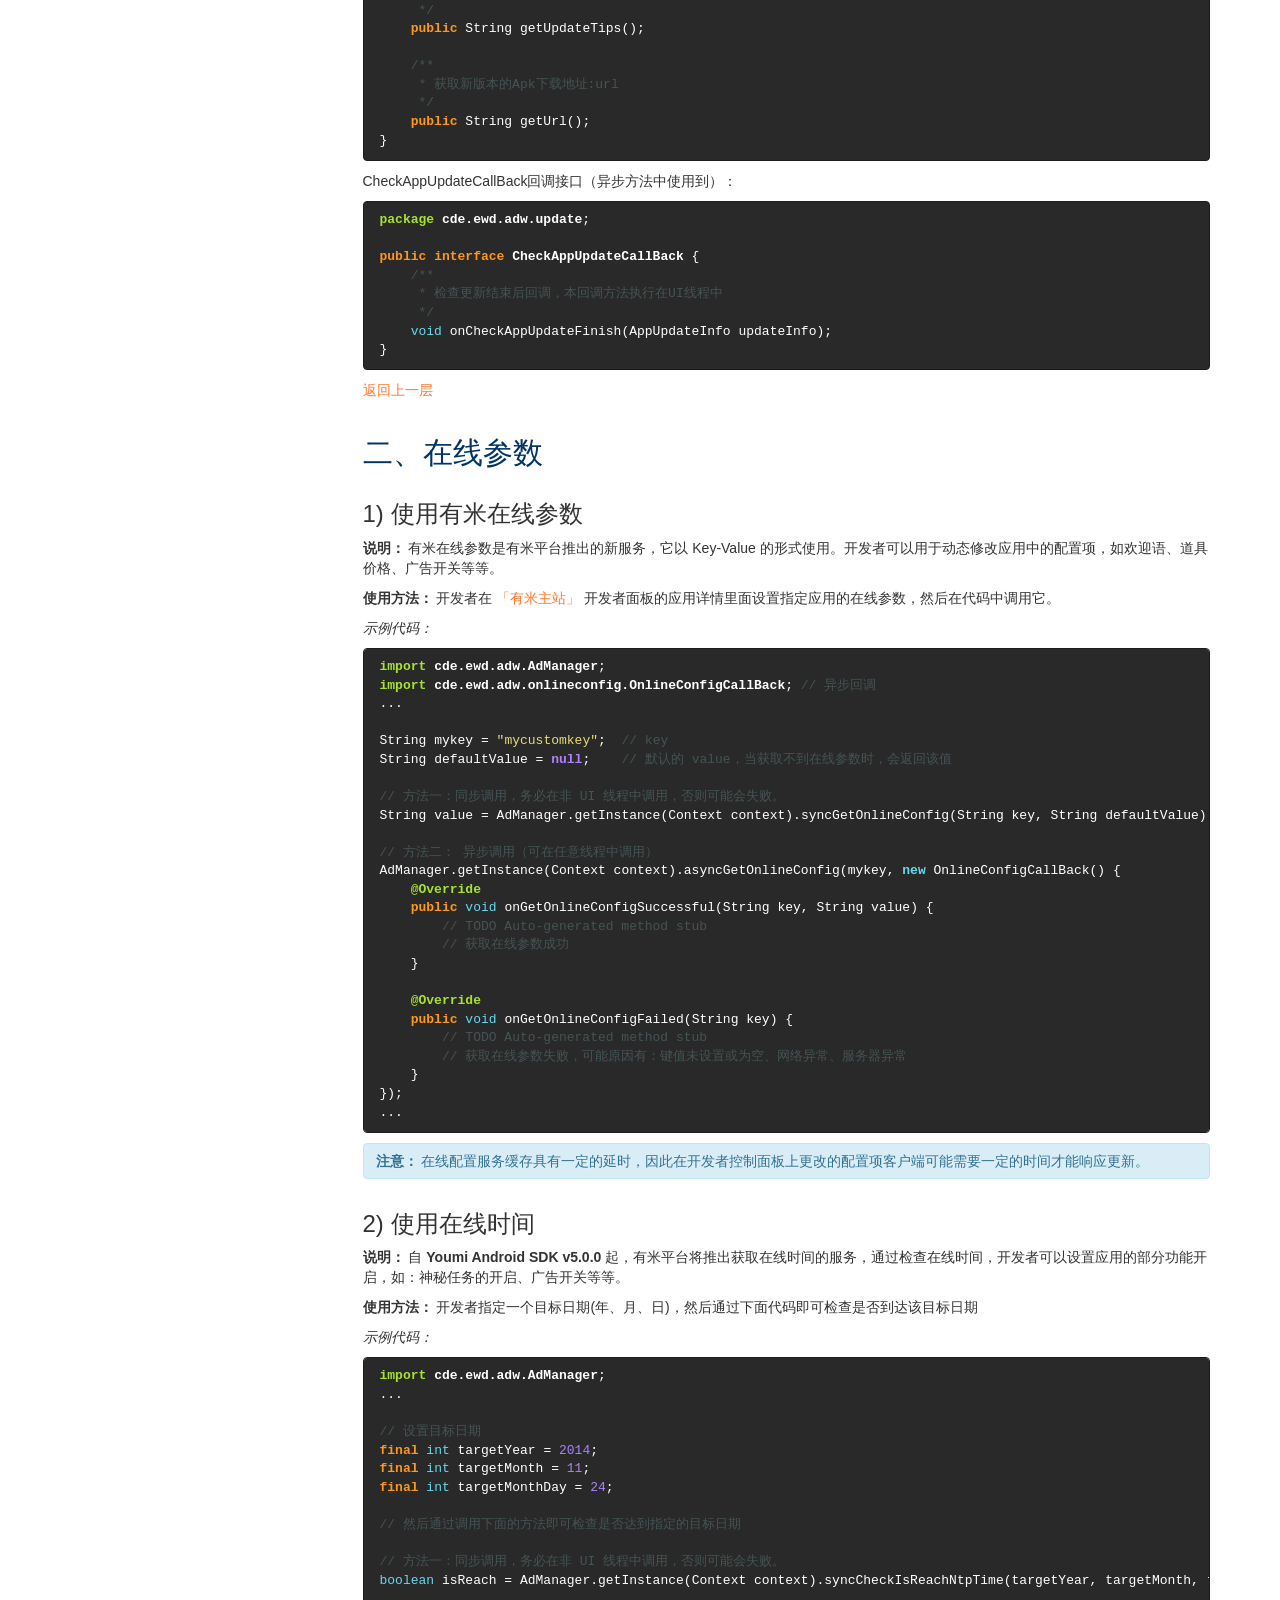
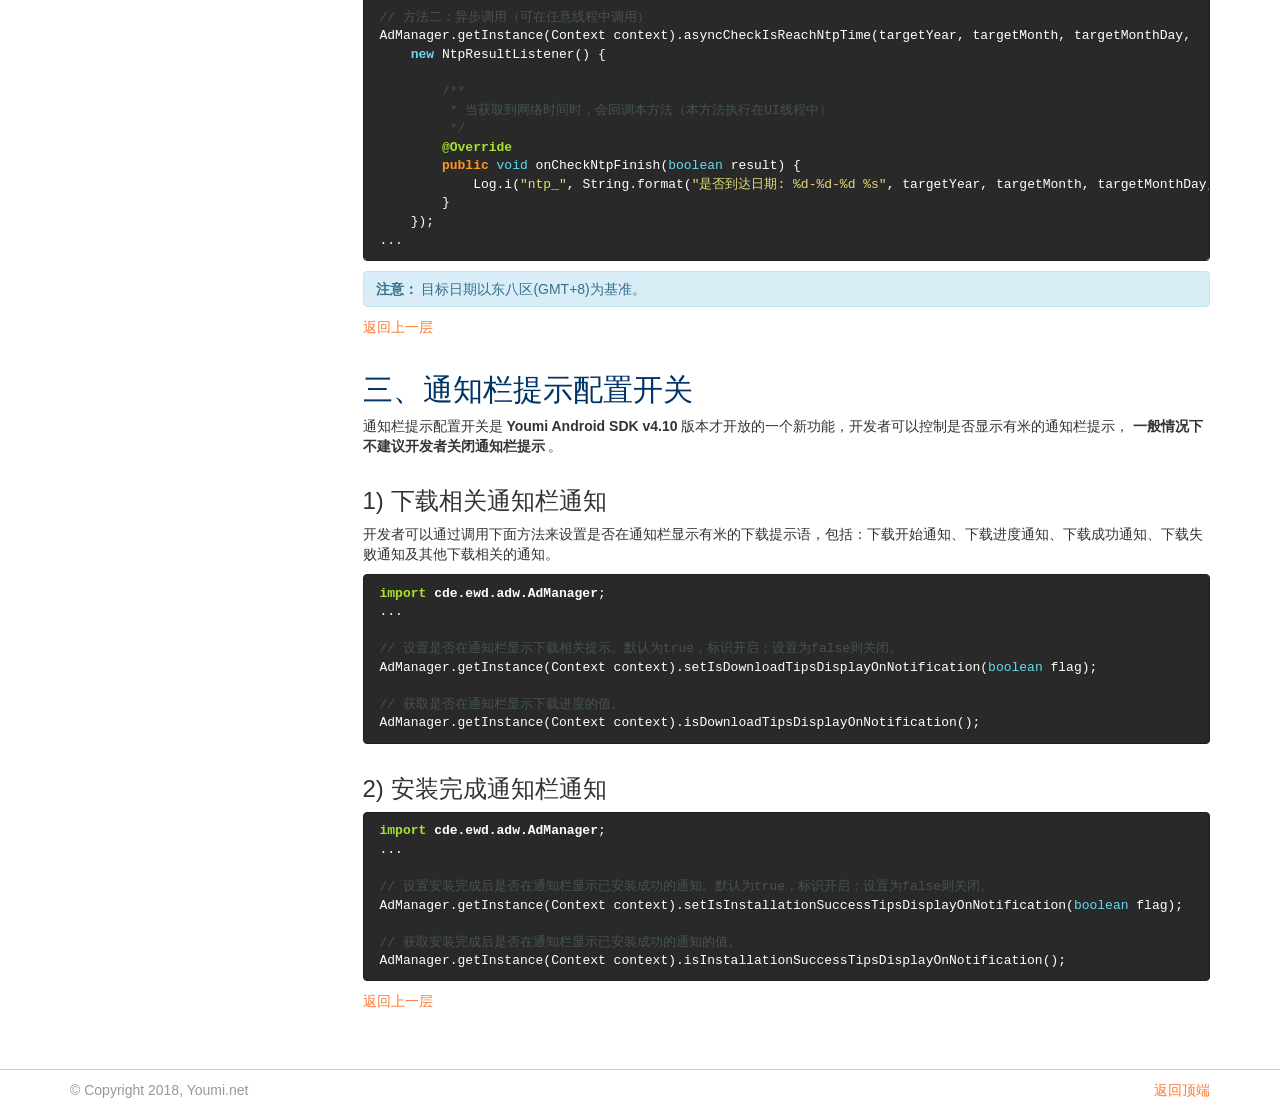
<file: 体验赚/SDK/有米数据版/YoumiAndroidSdk/doc/cn/有米AndroidSDK实用工具.html>
<!DOCTYPE html>

<html xmlns="http://www.w3.org/1999/xhtml" lang="zh_CN">
  <head>
    <meta http-equiv="Content-Type" content="text/html; charset=utf-8" />
    <title>有米Android SDK 实用工具 &#8212; Youmi Android SDK Document v8.3.0 文档</title>
    <link rel="stylesheet" href="_static/basic.css" type="text/css" />
    <link rel="stylesheet" href="_static/pygments.css" type="text/css" />
    <link rel="stylesheet" href="_static/bootstrap-3.3.6/css/bootstrap.min.css" type="text/css" />
    <link rel="stylesheet" href="_static/bootstrap-3.3.6/css/bootstrap-theme.min.css" type="text/css" />
    <link rel="stylesheet" href="_static/bootstrap-sphinx.css" type="text/css" />
    <link rel="stylesheet" href="_static/youmi.css" type="text/css" />
    <script type="text/javascript">
      var DOCUMENTATION_OPTIONS = {
        URL_ROOT:    './',
        VERSION:     'v8.3.0',
        COLLAPSE_INDEX: false,
        FILE_SUFFIX: '.html',
        HAS_SOURCE:  true,
        SOURCELINK_SUFFIX: '.txt'
      };
    </script>
    <script type="text/javascript" src="_static/jquery.js"></script>
    <script type="text/javascript" src="_static/underscore.js"></script>
    <script type="text/javascript" src="_static/doctools.js"></script>
    <script type="text/javascript" src="_static/translations.js"></script>
    <script type="text/javascript" src="_static/js/jquery-1.11.0.min.js"></script>
    <script type="text/javascript" src="_static/js/jquery-fix.js"></script>
    <script type="text/javascript" src="_static/bootstrap-3.3.6/js/bootstrap.min.js"></script>
    <script type="text/javascript" src="_static/bootstrap-sphinx.js"></script>
    <link rel="index" title="索引" href="genindex.html" />
    <link rel="search" title="搜索" href="search.html" />
<meta charset='utf-8'>
<meta http-equiv='X-UA-Compatible' content='IE=edge,chrome=1'>
<meta name='viewport' content='width=device-width, initial-scale=1.0, maximum-scale=1'>
<meta name="apple-mobile-web-app-capable" content="yes">

  </head>
  <body>

  <div id="navbar" class="navbar navbar-inverse navbar-default navbar-fixed-top">
    <div class="container">
      <div class="navbar-header">
        <!-- .btn-navbar is used as the toggle for collapsed navbar content -->
        <button type="button" class="navbar-toggle" data-toggle="collapse" data-target=".nav-collapse">
          <span class="icon-bar"></span>
          <span class="icon-bar"></span>
          <span class="icon-bar"></span>
        </button>
        <a class="navbar-brand" href="index.html"><img src="_static/logo.png">
          有米广告 Android SDK 文档</a>
        <span class="navbar-text navbar-version pull-left"><b>v8.3.0</b></span>
      </div>

        <div class="collapse navbar-collapse nav-collapse">
          <ul class="nav navbar-nav">
            
                <li><a href="有米AndroidSDK积分管理及相关功能.html">积分管理及相关功能</a></li>
                <li><a href="#">实用工具</a></li>
                <li><a href="有米AndroidSDK常见问题.html">常见问题</a></li>
                <li><a href="changelog.html">更新说明</a></li>
            
            
              <li class="dropdown globaltoc-container">
  <a role="button"
     id="dLabelGlobalToc"
     data-toggle="dropdown"
     data-target="#"
     href="index.html">Site <b class="caret"></b></a>
  <ul class="dropdown-menu globaltoc"
      role="menu"
      aria-labelledby="dLabelGlobalToc"></ul>
</li>
              
            
            
              
                
              
            
            
            
            
          </ul>

          
            
<form class="navbar-form navbar-right" action="search.html" method="get">
 <div class="form-group">
  <input type="text" name="q" class="form-control" placeholder="Search" />
 </div>
  <input type="hidden" name="check_keywords" value="yes" />
  <input type="hidden" name="area" value="default" />
</form>
          
        </div>
    </div>
  </div>

<div class="container">
  <div class="row">
      <div class="col-md-3">
        <div id="sidebar" class="bs-sidenav" role="complementary"><ul>
<li><a class="reference internal" href="#">有米Android SDK 实用工具</a><ul>
<li><a class="reference internal" href="#chap-1">一、检查更新接口</a><ul>
<li><a class="reference internal" href="#id4">1) 同步方法使用</a></li>
<li><a class="reference internal" href="#id5">2) 异步方法使用</a></li>
<li><a class="reference internal" href="#id6">3) 更新数据模型及接口说明</a></li>
</ul>
</li>
<li><a class="reference internal" href="#chap-2">二、在线参数</a><ul>
<li><a class="reference internal" href="#id9">1) 使用有米在线参数</a></li>
<li><a class="reference internal" href="#chap-2-2">2) 使用在线时间</a></li>
</ul>
</li>
<li><a class="reference internal" href="#chap-3">三、通知栏提示配置开关</a><ul>
<li><a class="reference internal" href="#id14">1) 下载相关通知栏通知</a></li>
<li><a class="reference internal" href="#id15">2) 安装完成通知栏通知</a></li>
</ul>
</li>
</ul>
</li>
</ul>

        </div>
      </div>
    <div class="col-md-9 content">
      
  <div class="section" id="android-sdk">
<h1>有米Android SDK 实用工具<a class="headerlink" href="#android-sdk" title="永久链接至标题">¶</a></h1>
<p><a class="reference external" href="javascript:history.back();">返回上一层</a></p>
<div class="section" id="chap-1">
<span id="id2"></span><h2>一、检查更新接口<a class="headerlink" href="#chap-1" title="永久链接至标题">¶</a></h2>
<div class="line-block">
<div class="line">有米广告 SDK 提供应用版本检查更新接口，您可以在应用中调用提示用户升级。</div>
<div class="line">通过在 <a class="reference external" href="https://www.youmi.net">「有米主站」</a> 上传应用的新版本通过审核后，使用有米广告 SDK 的应用版本检查更新接口就可以获得更新信息，</div>
<div class="line">它包括更新提示和下载地址，这样您可以进行下一步的操作，如向用户提示更新以及下载安装新版本。</div>
</div>
<div class="section" id="id4">
<h3>1) 同步方法使用<a class="headerlink" href="#id4" title="永久链接至标题">¶</a></h3>
<div class="highlight-java"><div class="highlight"><pre><span></span><span class="kn">import</span> <span class="nn">cde.ewd.adw.AdManager</span>
<span class="kn">import</span> <span class="nn">cde.ewd.adw.update.AppUpdateInfo</span>
<span class="kn">import</span> <span class="nn">cde.ewd.adw.update.CheckAppUpdateCallBack</span><span class="o">;</span>

<span class="cm">/**</span>
<span class="cm"> * 返回值 AppUpdateInfo 包含了更新提示以及下载地址</span>
<span class="cm"> * 当 updateInfo 为 null时， 则表示当前已经是最新版本，无需下一步操作</span>
<span class="cm"> * 当 updateInfo 不为 null 时，请自行处理提示及下载安装流程。</span>
<span class="cm"> */</span>
<span class="n">AppUpdateInfo</span> <span class="n">updateInfo</span> <span class="o">=</span> <span class="n">AdManager</span><span class="o">.</span><span class="na">getInstance</span><span class="o">(</span><span class="n">Context</span> <span class="n">context</span><span class="o">).</span><span class="na">syncCheckAppUpdate</span><span class="o">();</span>
<span class="c1">// 注意，此方法务必在非 UI 线程调用，否则有可能不成功。</span>
</pre></div>
</div>
<p><strong>示例：</strong> （同步接口，必须在非 UI 线程中调用，示例使用了 AsyncTask）</p>
<div class="highlight-java"><div class="highlight"><pre><span></span><span class="kn">import</span> <span class="nn">cde.ewd.adw.AdManager</span><span class="o">;</span>
<span class="kn">import</span> <span class="nn">cde.ewd.adw.update.AppUpdateInfo</span><span class="o">;</span>
<span class="kn">import</span> <span class="nn">android.app.AlertDialog</span><span class="o">;</span>
<span class="kn">import</span> <span class="nn">android.content.Context</span><span class="o">;</span>
<span class="kn">import</span> <span class="nn">android.content.DialogInterface</span><span class="o">;</span>
<span class="kn">import</span> <span class="nn">android.content.Intent</span><span class="o">;</span>
<span class="kn">import</span> <span class="nn">android.net.Uri</span><span class="o">;</span>
<span class="kn">import</span> <span class="nn">android.os.AsyncTask</span><span class="o">;</span>

<span class="cm">/**</span>
<span class="cm"> *  这里示例一个调用更新应用接口的工具类，由开发者自定义，继承自 AsyncTask</span>
<span class="cm"> */</span>
<span class="kd">public</span> <span class="kd">class</span> <span class="nc">UpdateHelper</span> <span class="kd">extends</span> <span class="n">AsyncTask</span><span class="o">&lt;</span><span class="n">Void</span><span class="o">,</span> <span class="n">Void</span><span class="o">,</span> <span class="n">AppUpdateInfo</span><span class="o">&gt;</span> <span class="o">{</span>
    <span class="kd">private</span> <span class="n">Context</span> <span class="n">mContext</span><span class="o">;</span>
    <span class="kd">public</span> <span class="nf">UpdateHelper</span><span class="o">(</span><span class="n">Context</span> <span class="n">context</span><span class="o">)</span> <span class="o">{</span>
        <span class="n">mContext</span> <span class="o">=</span> <span class="n">context</span><span class="o">;</span>
    <span class="o">}</span>

    <span class="nd">@Override</span>
    <span class="kd">protected</span> <span class="n">AppUpdateInfo</span> <span class="nf">doInBackground</span><span class="o">(</span><span class="n">Void</span><span class="o">...</span> <span class="n">params</span><span class="o">)</span> <span class="o">{</span>
        <span class="k">try</span> <span class="o">{</span>
            <span class="c1">// 在 doInBackground 中调用 AdManager 的 checkAppUpdate 即可从有米服务器获得应用更新信息。</span>
            <span class="k">return</span> <span class="n">AdManager</span><span class="o">.</span><span class="na">getInstance</span><span class="o">(</span><span class="n">mContext</span><span class="o">).</span><span class="na">syncCheckAppUpdate</span><span class="o">();</span>
            <span class="c1">// 此方法务必在非 UI 线程调用，否则有可能不成功。</span>
        <span class="o">}</span>
        <span class="k">catch</span> <span class="o">(</span><span class="n">Throwable</span> <span class="n">e</span><span class="o">)</span> <span class="o">{</span>
            <span class="n">e</span><span class="o">.</span><span class="na">printStackTrace</span><span class="o">();</span>
        <span class="o">}</span>
        <span class="k">return</span> <span class="kc">null</span><span class="o">;</span>
    <span class="o">}</span>

    <span class="nd">@Override</span>
    <span class="kd">protected</span> <span class="kt">void</span> <span class="nf">onPostExecute</span><span class="o">(</span><span class="kd">final</span> <span class="n">AppUpdateInfo</span> <span class="n">result</span><span class="o">)</span> <span class="o">{</span>
        <span class="kd">super</span><span class="o">.</span><span class="na">onPostExecute</span><span class="o">(</span><span class="n">result</span><span class="o">);</span>
        <span class="k">try</span> <span class="o">{</span>
            <span class="k">if</span> <span class="o">(</span><span class="n">result</span> <span class="o">==</span> <span class="kc">null</span> <span class="o">||</span> <span class="n">result</span><span class="o">.</span><span class="na">getUrl</span><span class="o">()</span> <span class="o">==</span> <span class="kc">null</span><span class="o">)</span> <span class="o">{</span>
                <span class="c1">// 如果 AppUpdateInfo 为 null 或它的 url 属性为 null，则可以判断为没有新版本。</span>
                <span class="n">Toast</span><span class="o">.</span><span class="na">makeText</span><span class="o">(</span><span class="n">mContext</span><span class="o">,</span> <span class="s">&quot;当前版本已经是最新版&quot;</span><span class="o">,</span> <span class="n">Toast</span><span class="o">.</span><span class="na">LENGTH_SHORT</span><span class="o">).</span><span class="na">show</span><span class="o">();</span>
                <span class="k">return</span><span class="o">;</span>
            <span class="o">}</span>

            <span class="c1">// 这里简单示例使用一个对话框来显示更新信息</span>
            <span class="k">new</span> <span class="n">AlertDialog</span><span class="o">.</span><span class="na">Builder</span><span class="o">(</span><span class="n">mContext</span><span class="o">)</span>
                <span class="o">.</span><span class="na">setTitle</span><span class="o">(</span><span class="s">&quot;发现新版本&quot;</span><span class="o">)</span>
                <span class="o">.</span><span class="na">setMessage</span><span class="o">(</span><span class="n">result</span><span class="o">.</span><span class="na">getUpdateTips</span><span class="o">())</span> <span class="c1">// 这里是版本更新信息</span>
                <span class="o">.</span><span class="na">setNegativeButton</span><span class="o">(</span><span class="s">&quot;马上升级&quot;</span><span class="o">,</span>
                    <span class="k">new</span> <span class="n">DialogInterface</span><span class="o">.</span><span class="na">OnClickListener</span><span class="o">()</span> <span class="o">{</span>
                        <span class="nd">@Override</span>
                        <span class="kd">public</span> <span class="kt">void</span> <span class="nf">onClick</span><span class="o">(</span><span class="n">DialogInterface</span> <span class="n">dialog</span><span class="o">,</span> <span class="kt">int</span> <span class="n">which</span><span class="o">)</span> <span class="o">{</span>
                            <span class="n">Intent</span> <span class="n">intent</span> <span class="o">=</span> <span class="k">new</span> <span class="n">Intent</span><span class="o">(</span> <span class="n">Intent</span><span class="o">.</span><span class="na">ACTION_VIEW</span><span class="o">,</span> <span class="n">Uri</span><span class="o">.</span><span class="na">parse</span><span class="o">(</span><span class="n">result</span><span class="o">.</span><span class="na">getUrl</span><span class="o">())</span> <span class="o">);</span>
                            <span class="n">intent</span><span class="o">.</span><span class="na">addFlags</span><span class="o">(</span><span class="n">Intent</span><span class="o">.</span><span class="na">FLAG_ACTIVITY_NEW_TASK</span><span class="o">);</span>
                            <span class="n">mContext</span><span class="o">.</span><span class="na">startActivity</span><span class="o">(</span><span class="n">intent</span><span class="o">);</span>
                            <span class="c1">// ps：这里示例点击“马上升级”按钮之后简单地调用系统浏览器进行新版本的下载，</span>
                            <span class="c1">// 但强烈建议开发者实现自己的下载管理流程，这样可以获得更好的用户体验。</span>
                        <span class="o">}</span>
                <span class="o">})</span>
                <span class="o">.</span><span class="na">setPositiveButton</span><span class="o">(</span><span class="s">&quot;下次再说&quot;</span><span class="o">,</span>
                    <span class="k">new</span> <span class="n">DialogInterface</span><span class="o">.</span><span class="na">OnClickListener</span><span class="o">()</span> <span class="o">{</span>
                        <span class="nd">@Override</span>
                        <span class="kd">public</span> <span class="kt">void</span> <span class="nf">onClick</span><span class="o">(</span><span class="n">DialogInterface</span> <span class="n">dialog</span><span class="o">,</span> <span class="kt">int</span> <span class="n">which</span><span class="o">)</span> <span class="o">{</span>
                            <span class="n">dialog</span><span class="o">.</span><span class="na">cancel</span><span class="o">();</span>
                        <span class="o">}</span>
                <span class="o">}).</span><span class="na">create</span><span class="o">().</span><span class="na">show</span><span class="o">();</span>
        <span class="o">}</span>
        <span class="k">catch</span> <span class="o">(</span><span class="n">Throwable</span> <span class="n">e</span><span class="o">)</span> <span class="o">{</span>
            <span class="n">e</span><span class="o">.</span><span class="na">printStackTrace</span><span class="o">();</span>
        <span class="o">}</span>
    <span class="o">}</span>
<span class="o">}</span>
</pre></div>
</div>
</div>
<div class="section" id="id5">
<h3>2) 异步方法使用<a class="headerlink" href="#id5" title="永久链接至标题">¶</a></h3>
<div class="highlight-java"><div class="highlight"><pre><span></span><span class="kn">import</span> <span class="nn">cde.ewd.adw.AdManager</span>
<span class="kn">import</span> <span class="nn">cde.ewd.adw.update.AppUpdateInfo</span>
<span class="kn">import</span> <span class="nn">cde.ewd.adw.update.CheckAppUpdateCallBack</span><span class="o">;</span>

<span class="cm">/**</span>
<span class="cm"> * 调用本方法当检查更新结束时会回调CheckAppUpdateCallBack接口中的回调方法</span>
<span class="cm"> */</span>
<span class="n">AdManager</span><span class="o">.</span><span class="na">getInstance</span><span class="o">(</span><span class="n">Context</span> <span class="n">context</span><span class="o">).</span><span class="na">asyncCheckAppUpdate</span><span class="o">(</span><span class="k">new</span> <span class="n">CheckAppUpdateCallBack</span><span class="o">());</span>
<span class="c1">// 注意，此方法可以在任意线程中调用。</span>
</pre></div>
</div>
<p><strong>示例：</strong> （异步接口，可在任意线程使用）</p>
<div class="highlight-java"><div class="highlight"><pre><span></span><span class="kn">import</span> <span class="nn">cde.ewd.adw.AdManager</span><span class="o">;</span>
<span class="kn">import</span> <span class="nn">cde.ewd.adw.update.AppUpdateInfo</span><span class="o">;</span>
<span class="kn">import</span> <span class="nn">cde.ewd.adw.update.CheckAppUpdateCallBack</span><span class="o">;</span>
<span class="kn">import</span> <span class="nn">android.content.Context</span><span class="o">;</span>
<span class="kn">import</span> <span class="nn">android.app.Activity</span><span class="o">;</span>
<span class="kn">import</span> <span class="nn">android.content.Intent</span><span class="o">;</span>
<span class="kn">import</span> <span class="nn">android.net.Uri</span><span class="o">;</span>

<span class="cm">/**</span>
<span class="cm"> *  这里示例一个Activity调用</span>
<span class="cm"> */</span>
<span class="kd">public</span> <span class="kd">class</span> <span class="nc">UpdateActivity</span> <span class="kd">extends</span> <span class="n">Activity</span> <span class="kd">implements</span> <span class="n">CheckAppUpdateCallBack</span> <span class="o">{</span>
    <span class="nd">@Override</span>
    <span class="kd">protected</span> <span class="kt">void</span> <span class="nf">onCreate</span><span class="o">(</span><span class="n">Bundle</span> <span class="n">savedInstanceState</span><span class="o">)</span> <span class="o">{</span>
        <span class="c1">// 调用检查更新接口，这里可以在 UI 线程调用，也可以在非 UI 线程调用。</span>
        <span class="n">AdManager</span><span class="o">.</span><span class="na">getInstance</span><span class="o">(</span><span class="k">this</span><span class="o">).</span><span class="na">asyncCheckAppUpdate</span><span class="o">(</span><span class="k">this</span><span class="o">);</span>
    <span class="o">}</span>

    <span class="nd">@Override</span>
    <span class="kd">public</span> <span class="kt">void</span> <span class="nf">onCheckAppUpdateFinish</span><span class="o">(</span><span class="n">AppUpdateInfo</span> <span class="n">updateInfo</span><span class="o">)</span> <span class="o">{</span>
        <span class="c1">// 检查更新回调，注意，这里是在 UI 线程回调的，因此您可以直接与 UI 交互，但不可以进行长时间的操作（如在这里访问网络是不允许的）</span>
        <span class="k">if</span> <span class="o">(</span><span class="n">updateInfo</span> <span class="o">==</span> <span class="kc">null</span> <span class="o">||</span> <span class="n">updateInfo</span><span class="o">.</span><span class="na">getUrl</span><span class="o">()</span> <span class="o">==</span> <span class="kc">null</span><span class="o">)</span> <span class="o">{</span>
            <span class="c1">// 当前已经是最新版本</span>
        <span class="o">}</span>
        <span class="k">else</span> <span class="o">{</span>
            <span class="c1">// 有更新信息，开发者应该在这里实现下载新版本</span>
        <span class="o">}</span>
    <span class="o">}</span>
<span class="o">}</span>
</pre></div>
</div>
</div>
<div class="section" id="id6">
<h3>3) 更新数据模型及接口说明<a class="headerlink" href="#id6" title="永久链接至标题">¶</a></h3>
<p>AppUpdateInfo数据模型说明：</p>
<div class="highlight-java"><div class="highlight"><pre><span></span><span class="kn">package</span> <span class="nn">cde.ewd.adw.update</span><span class="o">;</span>

<span class="kd">public</span> <span class="kd">class</span> <span class="nc">AppUpdateInfo</span> <span class="o">{</span>

    <span class="cm">/**</span>
<span class="cm">     * 获取新版的版本号:version code</span>
<span class="cm">     */</span>
    <span class="kd">public</span> <span class="kt">int</span> <span class="nf">getVersionCode</span><span class="o">();</span>

    <span class="cm">/**</span>
<span class="cm">     * 获取新版的版本名字:version name</span>
<span class="cm">         */</span>
    <span class="kd">public</span> <span class="n">String</span> <span class="nf">getVersionName</span><span class="o">();</span>

    <span class="cm">/**</span>
<span class="cm">     * 获取升级提示:update tips</span>
<span class="cm">     */</span>
    <span class="kd">public</span> <span class="n">String</span> <span class="nf">getUpdateTips</span><span class="o">();</span>

    <span class="cm">/**</span>
<span class="cm">     * 获取新版本的Apk下载地址:url</span>
<span class="cm">     */</span>
    <span class="kd">public</span> <span class="n">String</span> <span class="nf">getUrl</span><span class="o">();</span>
<span class="o">}</span>
</pre></div>
</div>
<p>CheckAppUpdateCallBack回调接口（异步方法中使用到）：</p>
<div class="highlight-java"><div class="highlight"><pre><span></span><span class="kn">package</span> <span class="nn">cde.ewd.adw.update</span><span class="o">;</span>

<span class="kd">public</span> <span class="kd">interface</span> <span class="nc">CheckAppUpdateCallBack</span> <span class="o">{</span>
    <span class="cm">/**</span>
<span class="cm">     * 检查更新结束后回调，本回调方法执行在UI线程中</span>
<span class="cm">     */</span>
    <span class="kt">void</span> <span class="nf">onCheckAppUpdateFinish</span><span class="o">(</span><span class="n">AppUpdateInfo</span> <span class="n">updateInfo</span><span class="o">);</span>
<span class="o">}</span>
</pre></div>
</div>
<p><a class="reference external" href="javascript:history.back();">返回上一层</a></p>
</div>
</div>
<div class="section" id="chap-2">
<span id="id8"></span><h2>二、在线参数<a class="headerlink" href="#chap-2" title="永久链接至标题">¶</a></h2>
<div class="section" id="id9">
<h3>1) 使用有米在线参数<a class="headerlink" href="#id9" title="永久链接至标题">¶</a></h3>
<p><strong>说明：</strong> 有米在线参数是有米平台推出的新服务，它以 Key-Value 的形式使用。开发者可以用于动态修改应用中的配置项，如欢迎语、道具价格、广告开关等等。</p>
<p><strong>使用方法：</strong> 开发者在 <a class="reference external" href="https://www.youmi.net">「有米主站」</a>  开发者面板的应用详情里面设置指定应用的在线参数，然后在代码中调用它。</p>
<p><em>示例代码：</em></p>
<div class="highlight-java"><div class="highlight"><pre><span></span><span class="kn">import</span> <span class="nn">cde.ewd.adw.AdManager</span><span class="o">;</span>
<span class="kn">import</span> <span class="nn">cde.ewd.adw.onlineconfig.OnlineConfigCallBack</span><span class="o">;</span> <span class="c1">// 异步回调</span>
<span class="o">...</span>

<span class="n">String</span> <span class="n">mykey</span> <span class="o">=</span> <span class="s">&quot;mycustomkey&quot;</span><span class="o">;</span>  <span class="c1">// key</span>
<span class="n">String</span> <span class="n">defaultValue</span> <span class="o">=</span> <span class="kc">null</span><span class="o">;</span>    <span class="c1">// 默认的 value，当获取不到在线参数时，会返回该值</span>

<span class="c1">// 方法一：同步调用，务必在非 UI 线程中调用，否则可能会失败。</span>
<span class="n">String</span> <span class="n">value</span> <span class="o">=</span> <span class="n">AdManager</span><span class="o">.</span><span class="na">getInstance</span><span class="o">(</span><span class="n">Context</span> <span class="n">context</span><span class="o">).</span><span class="na">syncGetOnlineConfig</span><span class="o">(</span><span class="n">String</span> <span class="n">key</span><span class="o">,</span> <span class="n">String</span> <span class="n">defaultValue</span><span class="o">);</span>

<span class="c1">// 方法二： 异步调用（可在任意线程中调用）</span>
<span class="n">AdManager</span><span class="o">.</span><span class="na">getInstance</span><span class="o">(</span><span class="n">Context</span> <span class="n">context</span><span class="o">).</span><span class="na">asyncGetOnlineConfig</span><span class="o">(</span><span class="n">mykey</span><span class="o">,</span> <span class="k">new</span> <span class="n">OnlineConfigCallBack</span><span class="o">()</span> <span class="o">{</span>
    <span class="nd">@Override</span>
    <span class="kd">public</span> <span class="kt">void</span> <span class="nf">onGetOnlineConfigSuccessful</span><span class="o">(</span><span class="n">String</span> <span class="n">key</span><span class="o">,</span> <span class="n">String</span> <span class="n">value</span><span class="o">)</span> <span class="o">{</span>
        <span class="c1">// TODO Auto-generated method stub</span>
        <span class="c1">// 获取在线参数成功</span>
    <span class="o">}</span>

    <span class="nd">@Override</span>
    <span class="kd">public</span> <span class="kt">void</span> <span class="nf">onGetOnlineConfigFailed</span><span class="o">(</span><span class="n">String</span> <span class="n">key</span><span class="o">)</span> <span class="o">{</span>
        <span class="c1">// TODO Auto-generated method stub</span>
        <span class="c1">// 获取在线参数失败，可能原因有：键值未设置或为空、网络异常、服务器异常</span>
    <span class="o">}</span>
<span class="o">});</span>
<span class="o">...</span>
</pre></div>
</div>
<div class="admonition tip">
<p class="first admonition-title">小技巧</p>
<p class="last"><strong>注意：</strong> 在线配置服务缓存具有一定的延时，因此在开发者控制面板上更改的配置项客户端可能需要一定的时间才能响应更新。</p>
</div>
</div>
<div class="section" id="chap-2-2">
<span id="id11"></span><h3>2) 使用在线时间<a class="headerlink" href="#chap-2-2" title="永久链接至标题">¶</a></h3>
<p><strong>说明：</strong> 自 <strong>Youmi Android SDK v5.0.0</strong> 起，有米平台将推出获取在线时间的服务，通过检查在线时间，开发者可以设置应用的部分功能开启，如：神秘任务的开启、广告开关等等。</p>
<p><strong>使用方法：</strong> 开发者指定一个目标日期(年、月、日)，然后通过下面代码即可检查是否到达该目标日期</p>
<p><em>示例代码：</em></p>
<div class="highlight-java"><div class="highlight"><pre><span></span><span class="kn">import</span> <span class="nn">cde.ewd.adw.AdManager</span><span class="o">;</span>
<span class="o">...</span>

<span class="c1">// 设置目标日期</span>
<span class="kd">final</span> <span class="kt">int</span> <span class="n">targetYear</span> <span class="o">=</span> <span class="mi">2014</span><span class="o">;</span>
<span class="kd">final</span> <span class="kt">int</span> <span class="n">targetMonth</span> <span class="o">=</span> <span class="mi">11</span><span class="o">;</span>
<span class="kd">final</span> <span class="kt">int</span> <span class="n">targetMonthDay</span> <span class="o">=</span> <span class="mi">24</span><span class="o">;</span>

<span class="c1">// 然后通过调用下面的方法即可检查是否达到指定的目标日期</span>

<span class="c1">// 方法一：同步调用，务必在非 UI 线程中调用，否则可能会失败。</span>
<span class="kt">boolean</span> <span class="n">isReach</span> <span class="o">=</span> <span class="n">AdManager</span><span class="o">.</span><span class="na">getInstance</span><span class="o">(</span><span class="n">Context</span> <span class="n">context</span><span class="o">).</span><span class="na">syncCheckIsReachNtpTime</span><span class="o">(</span><span class="n">targetYear</span><span class="o">,</span> <span class="n">targetMonth</span><span class="o">,</span> <span class="n">targetMonthDay</span><span class="o">);</span>

<span class="c1">// 方法二：异步调用（可在任意线程中调用）</span>
<span class="n">AdManager</span><span class="o">.</span><span class="na">getInstance</span><span class="o">(</span><span class="n">Context</span> <span class="n">context</span><span class="o">).</span><span class="na">asyncCheckIsReachNtpTime</span><span class="o">(</span><span class="n">targetYear</span><span class="o">,</span> <span class="n">targetMonth</span><span class="o">,</span> <span class="n">targetMonthDay</span><span class="o">,</span>
    <span class="k">new</span> <span class="n">NtpResultListener</span><span class="o">()</span> <span class="o">{</span>

        <span class="cm">/**</span>
<span class="cm">         * 当获取到网络时间时，会回调本方法（本方法执行在UI线程中）</span>
<span class="cm">         */</span>
        <span class="nd">@Override</span>
        <span class="kd">public</span> <span class="kt">void</span> <span class="nf">onCheckNtpFinish</span><span class="o">(</span><span class="kt">boolean</span> <span class="n">result</span><span class="o">)</span> <span class="o">{</span>
            <span class="n">Log</span><span class="o">.</span><span class="na">i</span><span class="o">(</span><span class="s">&quot;ntp_&quot;</span><span class="o">,</span> <span class="n">String</span><span class="o">.</span><span class="na">format</span><span class="o">(</span><span class="s">&quot;是否到达日期: %d-%d-%d %s&quot;</span><span class="o">,</span> <span class="n">targetYear</span><span class="o">,</span> <span class="n">targetMonth</span><span class="o">,</span> <span class="n">targetMonthDay</span><span class="o">,</span> <span class="n">result</span> <span class="o">?</span> <span class="s">&quot;是&quot;</span> <span class="o">:</span> <span class="s">&quot;否&quot;</span><span class="o">););</span>
        <span class="o">}</span>
    <span class="o">});</span>
<span class="o">...</span>
</pre></div>
</div>
<div class="admonition tip">
<p class="first admonition-title">小技巧</p>
<p class="last"><strong>注意：</strong> 目标日期以东八区(GMT+8)为基准。</p>
</div>
<p><a class="reference external" href="javascript:history.back();">返回上一层</a></p>
</div>
</div>
<div class="section" id="chap-3">
<span id="id13"></span><h2>三、通知栏提示配置开关<a class="headerlink" href="#chap-3" title="永久链接至标题">¶</a></h2>
<p>通知栏提示配置开关是 <strong>Youmi Android SDK v4.10</strong> 版本才开放的一个新功能，开发者可以控制是否显示有米的通知栏提示， <strong>一般情况下不建议开发者关闭通知栏提示</strong> 。</p>
<div class="section" id="id14">
<h3>1) 下载相关通知栏通知<a class="headerlink" href="#id14" title="永久链接至标题">¶</a></h3>
<p>开发者可以通过调用下面方法来设置是否在通知栏显示有米的下载提示语，包括：下载开始通知、下载进度通知、下载成功通知、下载失败通知及其他下载相关的通知。</p>
<div class="highlight-java"><div class="highlight"><pre><span></span><span class="kn">import</span> <span class="nn">cde.ewd.adw.AdManager</span><span class="o">;</span>
<span class="o">...</span>

<span class="c1">// 设置是否在通知栏显示下载相关提示。默认为true，标识开启；设置为false则关闭。</span>
<span class="n">AdManager</span><span class="o">.</span><span class="na">getInstance</span><span class="o">(</span><span class="n">Context</span> <span class="n">context</span><span class="o">).</span><span class="na">setIsDownloadTipsDisplayOnNotification</span><span class="o">(</span><span class="kt">boolean</span> <span class="n">flag</span><span class="o">);</span>

<span class="c1">// 获取是否在通知栏显示下载进度的值。</span>
<span class="n">AdManager</span><span class="o">.</span><span class="na">getInstance</span><span class="o">(</span><span class="n">Context</span> <span class="n">context</span><span class="o">).</span><span class="na">isDownloadTipsDisplayOnNotification</span><span class="o">();</span>
</pre></div>
</div>
</div>
<div class="section" id="id15">
<h3>2) 安装完成通知栏通知<a class="headerlink" href="#id15" title="永久链接至标题">¶</a></h3>
<div class="highlight-java"><div class="highlight"><pre><span></span><span class="kn">import</span> <span class="nn">cde.ewd.adw.AdManager</span><span class="o">;</span>
<span class="o">...</span>

<span class="c1">// 设置安装完成后是否在通知栏显示已安装成功的通知。默认为true，标识开启；设置为false则关闭。</span>
<span class="n">AdManager</span><span class="o">.</span><span class="na">getInstance</span><span class="o">(</span><span class="n">Context</span> <span class="n">context</span><span class="o">).</span><span class="na">setIsInstallationSuccessTipsDisplayOnNotification</span><span class="o">(</span><span class="kt">boolean</span> <span class="n">flag</span><span class="o">);</span>

<span class="c1">// 获取安装完成后是否在通知栏显示已安装成功的通知的值。</span>
<span class="n">AdManager</span><span class="o">.</span><span class="na">getInstance</span><span class="o">(</span><span class="n">Context</span> <span class="n">context</span><span class="o">).</span><span class="na">isInstallationSuccessTipsDisplayOnNotification</span><span class="o">();</span>
</pre></div>
</div>
<p><a class="reference external" href="javascript:history.back();">返回上一层</a></p>
</div>
</div>
</div>


    </div>
      
  </div>
</div>
    <footer class="footer">
        <div class="container">
            <p class="pull-right"><a href="#">返回顶端</a></p>
            <p>© Copyright 2018, Youmi.net</p>
        </div>
    </footer>
    <script>
        $("#dLabelLocalToc").html('导航 <b class="caret"></b>');
        $(".admonition-title").html('注意：');
    </script>

  </body>
</html>
</file>
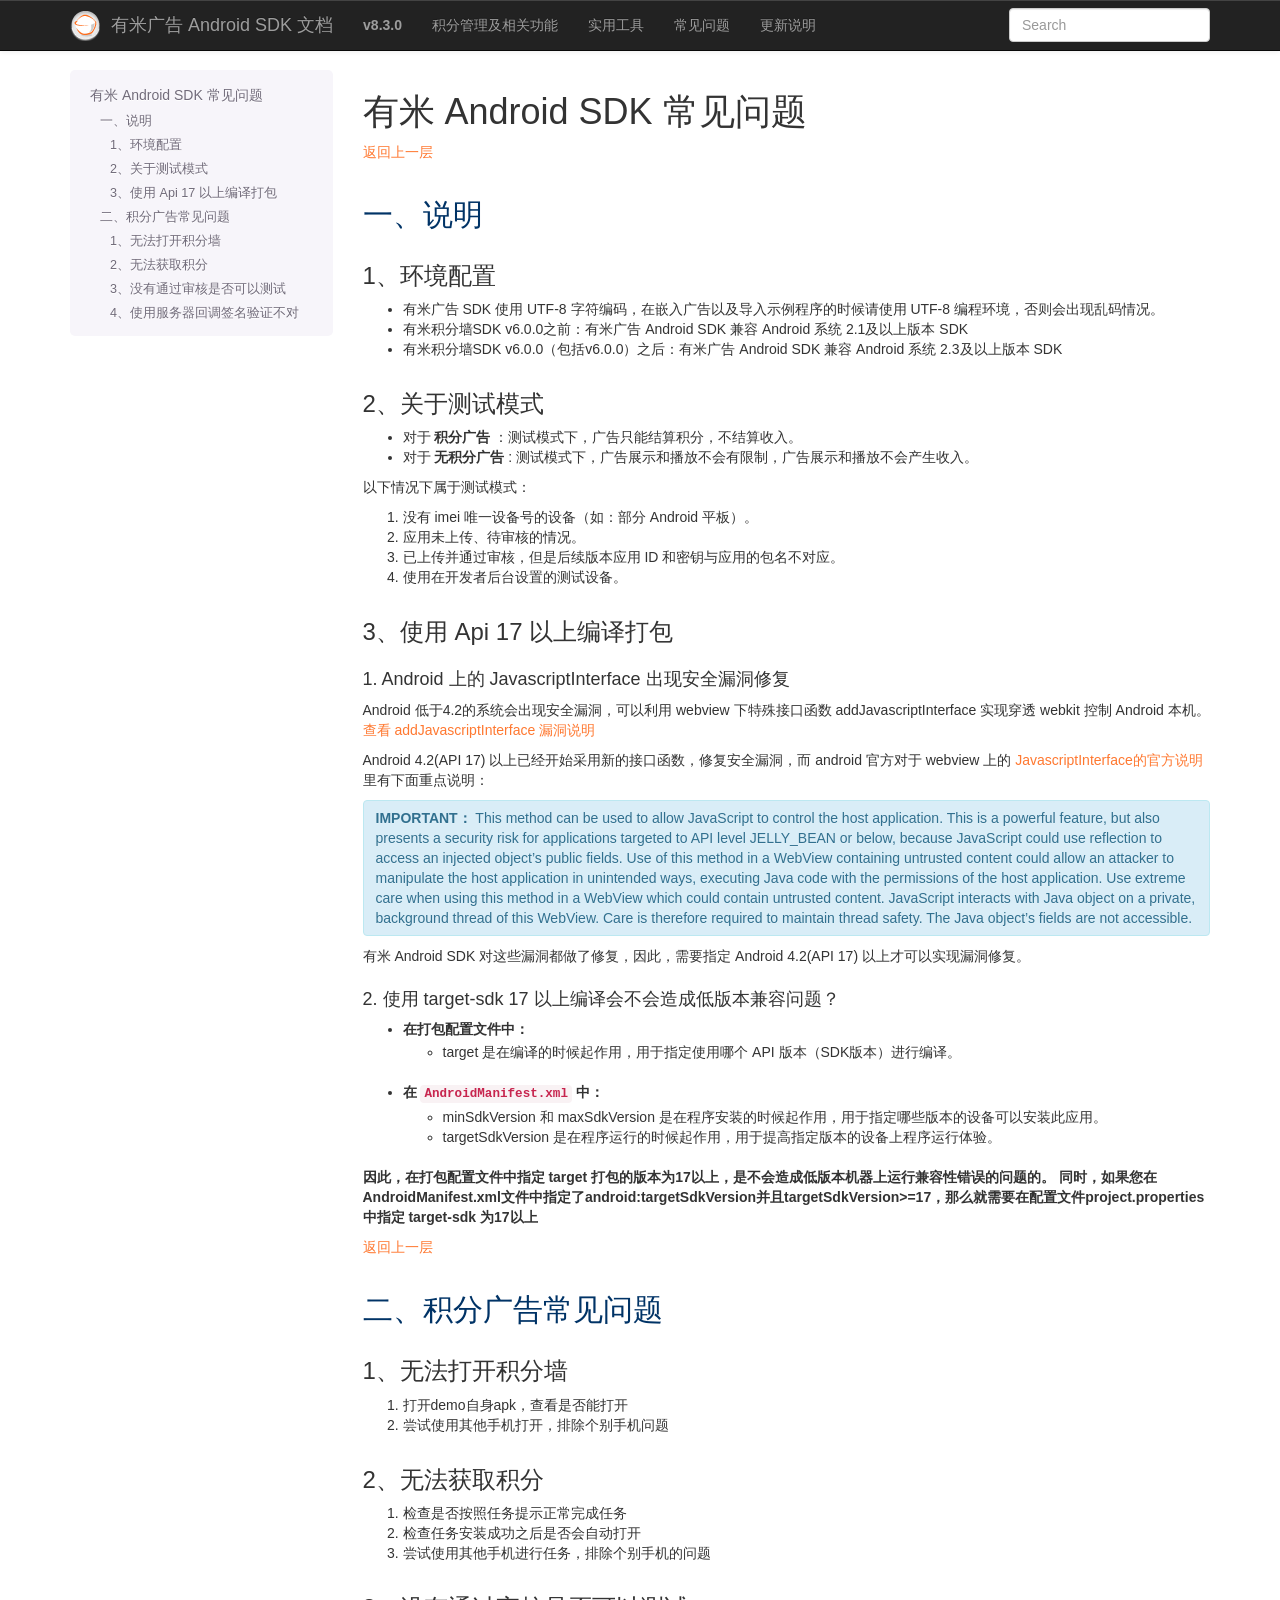
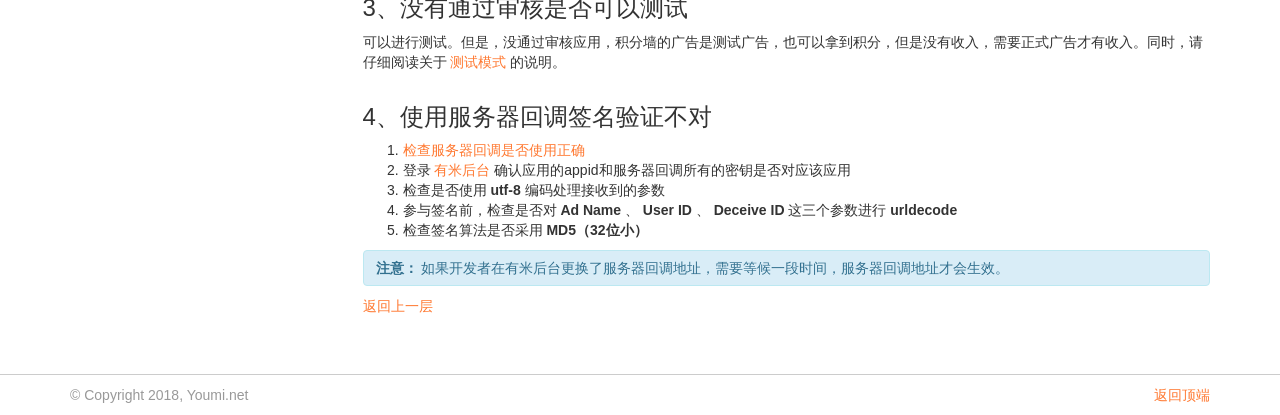
<file: 体验赚/SDK/有米数据版/YoumiAndroidSdk/doc/cn/有米AndroidSDK常见问题.html>
<!DOCTYPE html>

<html xmlns="http://www.w3.org/1999/xhtml" lang="zh_CN">
  <head>
    <meta http-equiv="Content-Type" content="text/html; charset=utf-8" />
    <title>有米 Android SDK 常见问题 &#8212; Youmi Android SDK Document v8.3.0 文档</title>
    <link rel="stylesheet" href="_static/basic.css" type="text/css" />
    <link rel="stylesheet" href="_static/pygments.css" type="text/css" />
    <link rel="stylesheet" href="_static/bootstrap-3.3.6/css/bootstrap.min.css" type="text/css" />
    <link rel="stylesheet" href="_static/bootstrap-3.3.6/css/bootstrap-theme.min.css" type="text/css" />
    <link rel="stylesheet" href="_static/bootstrap-sphinx.css" type="text/css" />
    <link rel="stylesheet" href="_static/youmi.css" type="text/css" />
    <script type="text/javascript">
      var DOCUMENTATION_OPTIONS = {
        URL_ROOT:    './',
        VERSION:     'v8.3.0',
        COLLAPSE_INDEX: false,
        FILE_SUFFIX: '.html',
        HAS_SOURCE:  true,
        SOURCELINK_SUFFIX: '.txt'
      };
    </script>
    <script type="text/javascript" src="_static/jquery.js"></script>
    <script type="text/javascript" src="_static/underscore.js"></script>
    <script type="text/javascript" src="_static/doctools.js"></script>
    <script type="text/javascript" src="_static/translations.js"></script>
    <script type="text/javascript" src="_static/js/jquery-1.11.0.min.js"></script>
    <script type="text/javascript" src="_static/js/jquery-fix.js"></script>
    <script type="text/javascript" src="_static/bootstrap-3.3.6/js/bootstrap.min.js"></script>
    <script type="text/javascript" src="_static/bootstrap-sphinx.js"></script>
    <link rel="index" title="索引" href="genindex.html" />
    <link rel="search" title="搜索" href="search.html" />
<meta charset='utf-8'>
<meta http-equiv='X-UA-Compatible' content='IE=edge,chrome=1'>
<meta name='viewport' content='width=device-width, initial-scale=1.0, maximum-scale=1'>
<meta name="apple-mobile-web-app-capable" content="yes">

  </head>
  <body>

  <div id="navbar" class="navbar navbar-inverse navbar-default navbar-fixed-top">
    <div class="container">
      <div class="navbar-header">
        <!-- .btn-navbar is used as the toggle for collapsed navbar content -->
        <button type="button" class="navbar-toggle" data-toggle="collapse" data-target=".nav-collapse">
          <span class="icon-bar"></span>
          <span class="icon-bar"></span>
          <span class="icon-bar"></span>
        </button>
        <a class="navbar-brand" href="index.html"><img src="_static/logo.png">
          有米广告 Android SDK 文档</a>
        <span class="navbar-text navbar-version pull-left"><b>v8.3.0</b></span>
      </div>

        <div class="collapse navbar-collapse nav-collapse">
          <ul class="nav navbar-nav">
            
                <li><a href="有米AndroidSDK积分管理及相关功能.html">积分管理及相关功能</a></li>
                <li><a href="有米AndroidSDK实用工具.html">实用工具</a></li>
                <li><a href="#">常见问题</a></li>
                <li><a href="changelog.html">更新说明</a></li>
            
            
              <li class="dropdown globaltoc-container">
  <a role="button"
     id="dLabelGlobalToc"
     data-toggle="dropdown"
     data-target="#"
     href="index.html">Site <b class="caret"></b></a>
  <ul class="dropdown-menu globaltoc"
      role="menu"
      aria-labelledby="dLabelGlobalToc"></ul>
</li>
              
            
            
              
                
              
            
            
            
            
          </ul>

          
            
<form class="navbar-form navbar-right" action="search.html" method="get">
 <div class="form-group">
  <input type="text" name="q" class="form-control" placeholder="Search" />
 </div>
  <input type="hidden" name="check_keywords" value="yes" />
  <input type="hidden" name="area" value="default" />
</form>
          
        </div>
    </div>
  </div>

<div class="container">
  <div class="row">
      <div class="col-md-3">
        <div id="sidebar" class="bs-sidenav" role="complementary"><ul>
<li><a class="reference internal" href="#">有米 Android SDK 常见问题</a><ul>
<li><a class="reference internal" href="#id2">一、说明</a><ul>
<li><a class="reference internal" href="#id3">1、环境配置</a></li>
<li><a class="reference internal" href="#chap-1-2">2、关于测试模式</a></li>
<li><a class="reference internal" href="#api-17">3、使用 Api 17 以上编译打包</a></li>
</ul>
</li>
<li><a class="reference internal" href="#chap-2">二、积分广告常见问题</a><ul>
<li><a class="reference internal" href="#chap-2-1">1、无法打开积分墙</a></li>
<li><a class="reference internal" href="#id8">2、无法获取积分</a></li>
<li><a class="reference internal" href="#id9">3、没有通过审核是否可以测试</a></li>
<li><a class="reference internal" href="#id11">4、使用服务器回调签名验证不对</a></li>
</ul>
</li>
</ul>
</li>
</ul>

        </div>
      </div>
    <div class="col-md-9 content">
      
  <div class="section" id="android-sdk">
<h1>有米 Android SDK 常见问题<a class="headerlink" href="#android-sdk" title="永久链接至标题">¶</a></h1>
<p><a class="reference external" href="javascript:history.back();">返回上一层</a></p>
<div class="section" id="id2">
<h2>一、说明<a class="headerlink" href="#id2" title="永久链接至标题">¶</a></h2>
<div class="section" id="id3">
<h3>1、环境配置<a class="headerlink" href="#id3" title="永久链接至标题">¶</a></h3>
<ul class="simple">
<li>有米广告 SDK 使用 UTF-8 字符编码，在嵌入广告以及导入示例程序的时候请使用 UTF-8 编程环境，否则会出现乱码情况。</li>
<li>有米积分墙SDK v6.0.0之前：有米广告 Android SDK 兼容 Android 系统 2.1及以上版本 SDK</li>
<li>有米积分墙SDK v6.0.0（包括v6.0.0）之后：有米广告 Android SDK 兼容 Android 系统 2.3及以上版本 SDK</li>
</ul>
</div>
<div class="section" id="chap-1-2">
<span id="id4"></span><h3>2、关于测试模式<a class="headerlink" href="#chap-1-2" title="永久链接至标题">¶</a></h3>
<ul class="simple">
<li>对于 <strong>积分广告</strong> ：测试模式下，广告只能结算积分，不结算收入。</li>
<li>对于 <strong>无积分广告</strong> : 测试模式下，广告展示和播放不会有限制，广告展示和播放不会产生收入。</li>
</ul>
<p>以下情况下属于测试模式：</p>
<ol class="arabic simple">
<li>没有 imei 唯一设备号的设备（如：部分 Android 平板）。</li>
<li>应用未上传、待审核的情况。</li>
<li>已上传并通过审核，但是后续版本应用 ID 和密钥与应用的包名不对应。</li>
<li>使用在开发者后台设置的测试设备。</li>
</ol>
</div>
<div class="section" id="api-17">
<span id="chap-1-3"></span><h3>3、使用 Api 17 以上编译打包<a class="headerlink" href="#api-17" title="永久链接至标题">¶</a></h3>
<div class="section" id="android-javascriptinterface">
<h4>1. Android 上的 JavascriptInterface 出现安全漏洞修复<a class="headerlink" href="#android-javascriptinterface" title="永久链接至标题">¶</a></h4>
<p>Android 低于4.2的系统会出现安全漏洞，可以利用 webview 下特殊接口函数 addJavascriptInterface 实现穿透 webkit 控制 Android 本机。
<a class="reference external" href="http://www.rapid7.com/db/modules/exploit/android/browser/webview_addjavascriptinterface">查看 addJavascriptInterface 漏洞说明</a></p>
<p>Android 4.2(API 17) 以上已经开始采用新的接口函数，修复安全漏洞，而 android 官方对于 webview 上的 <a class="reference external" href="http://developer.android.com/reference/android/webkit/WebView.html#addJavascriptInterface%28java.lang.Object,%20java.lang.String%29">JavascriptInterface的官方说明</a> 里有下面重点说明：</p>
<div class="admonition tip">
<p class="first admonition-title">小技巧</p>
<p class="last"><strong>IMPORTANT：</strong>
This method can be used to allow JavaScript to control the host application. This is a powerful feature, but also presents a security risk for applications targeted to API level&nbsp;JELLY_BEAN&nbsp;or below, because JavaScript could use reflection to access an injected object’s public fields. Use of this method in a WebView containing untrusted content could allow an attacker to manipulate the host application in unintended ways, executing Java code with the permissions of the host application. Use extreme care when using this method in a WebView which could contain untrusted content.
JavaScript interacts with Java object on a private, background thread of this WebView. Care is therefore required to maintain thread safety.
The Java object’s fields are not accessible.</p>
</div>
<p>有米 Android SDK 对这些漏洞都做了修复，因此，需要指定 Android 4.2(API 17) 以上才可以实现漏洞修复。</p>
</div>
<div class="section" id="target-sdk-17">
<h4>2. 使用 target-sdk 17 以上编译会不会造成低版本兼容问题？<a class="headerlink" href="#target-sdk-17" title="永久链接至标题">¶</a></h4>
<ul class="simple">
<li><dl class="first docutils">
<dt>在打包配置文件中：</dt>
<dd><ul class="first last">
<li>target 是在编译的时候起作用，用于指定使用哪个 API 版本（SDK版本）进行编译。</li>
</ul>
</dd>
</dl>
</li>
<li><dl class="first docutils">
<dt>在 <code class="docutils literal"><span class="pre">AndroidManifest.xml</span></code> 中：</dt>
<dd><ul class="first last">
<li>minSdkVersion 和 maxSdkVersion 是在程序安装的时候起作用，用于指定哪些版本的设备可以安装此应用。</li>
<li>targetSdkVersion 是在程序运行的时候起作用，用于提高指定版本的设备上程序运行体验。</li>
</ul>
</dd>
</dl>
</li>
</ul>
<p><strong>因此，在打包配置文件中指定 target 打包的版本为17以上，是不会造成低版本机器上运行兼容性错误的问题的。</strong>
<strong>同时，如果您在AndroidManifest.xml文件中指定了android:targetSdkVersion并且targetSdkVersion&gt;=17，那么就需要在配置文件project.properties中指定 target-sdk 为17以上</strong></p>
<p><a class="reference external" href="javascript:history.back();">返回上一层</a></p>
</div>
</div>
</div>
<div class="section" id="chap-2">
<span id="id6"></span><h2>二、积分广告常见问题<a class="headerlink" href="#chap-2" title="永久链接至标题">¶</a></h2>
<div class="section" id="chap-2-1">
<span id="id7"></span><h3>1、无法打开积分墙<a class="headerlink" href="#chap-2-1" title="永久链接至标题">¶</a></h3>
<ol class="arabic simple">
<li>打开demo自身apk，查看是否能打开</li>
<li>尝试使用其他手机打开，排除个别手机问题</li>
</ol>
</div>
<div class="section" id="id8">
<h3>2、无法获取积分<a class="headerlink" href="#id8" title="永久链接至标题">¶</a></h3>
<ol class="arabic simple">
<li>检查是否按照任务提示正常完成任务</li>
<li>检查任务安装成功之后是否会自动打开</li>
<li>尝试使用其他手机进行任务，排除个别手机的问题</li>
</ol>
</div>
<div class="section" id="id9">
<h3>3、没有通过审核是否可以测试<a class="headerlink" href="#id9" title="永久链接至标题">¶</a></h3>
<p>可以进行测试。但是，没通过审核应用，积分墙的广告是测试广告，也可以拿到积分，但是没有收入，需要正式广告才有收入。同时，请仔细阅读关于 <a class="reference external" href="#chap-1-2">测试模式</a> 的说明。</p>
</div>
<div class="section" id="id11">
<h3>4、使用服务器回调签名验证不对<a class="headerlink" href="#id11" title="永久链接至标题">¶</a></h3>
<ol class="arabic simple">
<li><a class="reference external" href="有米AndroidSDK积分管理及相关功能.html#chap-3">检查服务器回调是否使用正确</a></li>
<li>登录 <a class="reference external" href="https://app.youmi.net/apps/lists">有米后台</a> 确认应用的appid和服务器回调所有的密钥是否对应该应用</li>
<li>检查是否使用 <strong>utf-8</strong> 编码处理接收到的参数</li>
<li>参与签名前，检查是否对 <strong>Ad Name</strong> 、 <strong>User ID</strong> 、 <strong>Deceive ID</strong> 这三个参数进行  <strong>urldecode</strong></li>
<li>检查签名算法是否采用 <strong>MD5（32位小）</strong></li>
</ol>
<div class="admonition tip">
<p class="first admonition-title">小技巧</p>
<p class="last"><strong>注意：</strong> 如果开发者在有米后台更换了服务器回调地址，需要等候一段时间，服务器回调地址才会生效。</p>
</div>
<p><a class="reference external" href="javascript:history.back();">返回上一层</a></p>
</div>
</div>
</div>


    </div>
      
  </div>
</div>
    <footer class="footer">
        <div class="container">
            <p class="pull-right"><a href="#">返回顶端</a></p>
            <p>© Copyright 2018, Youmi.net</p>
        </div>
    </footer>
    <script>
        $("#dLabelLocalToc").html('导航 <b class="caret"></b>');
        $(".admonition-title").html('注意：');
    </script>

  </body>
</html>
</file>
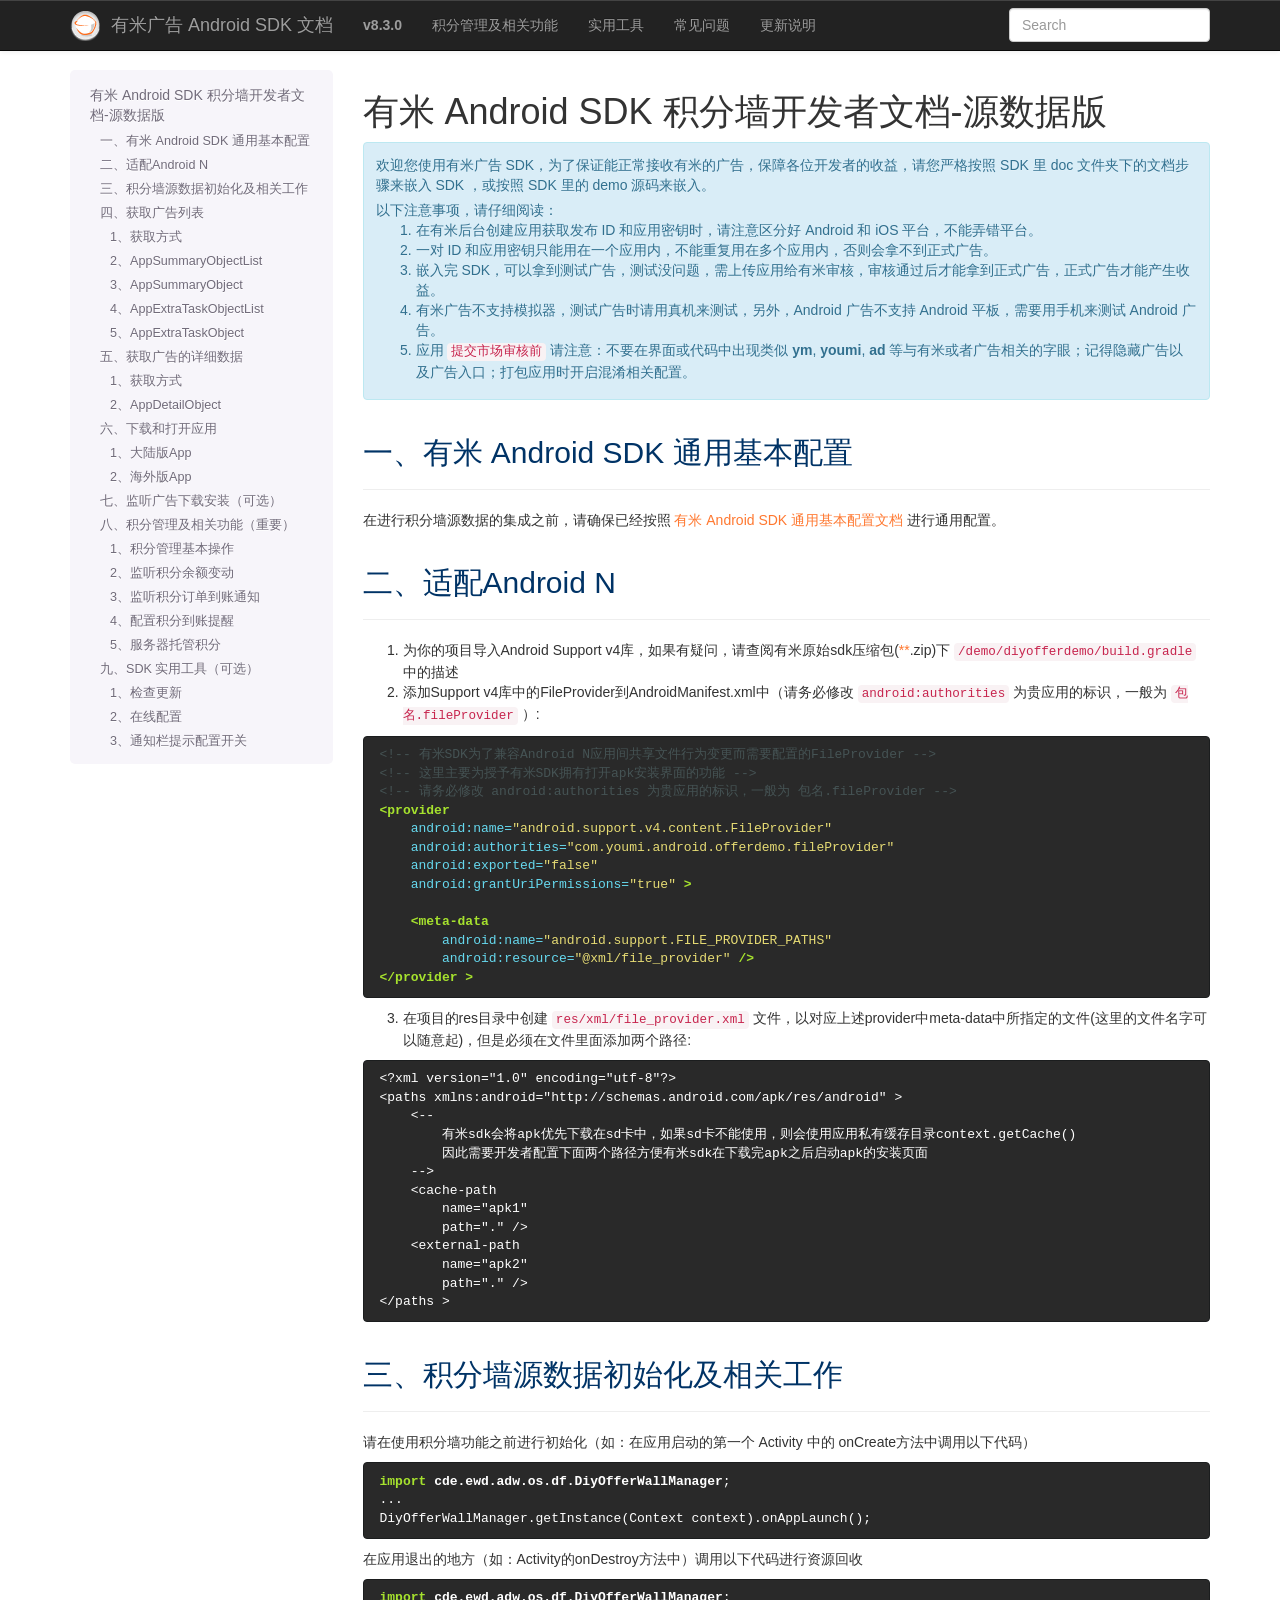
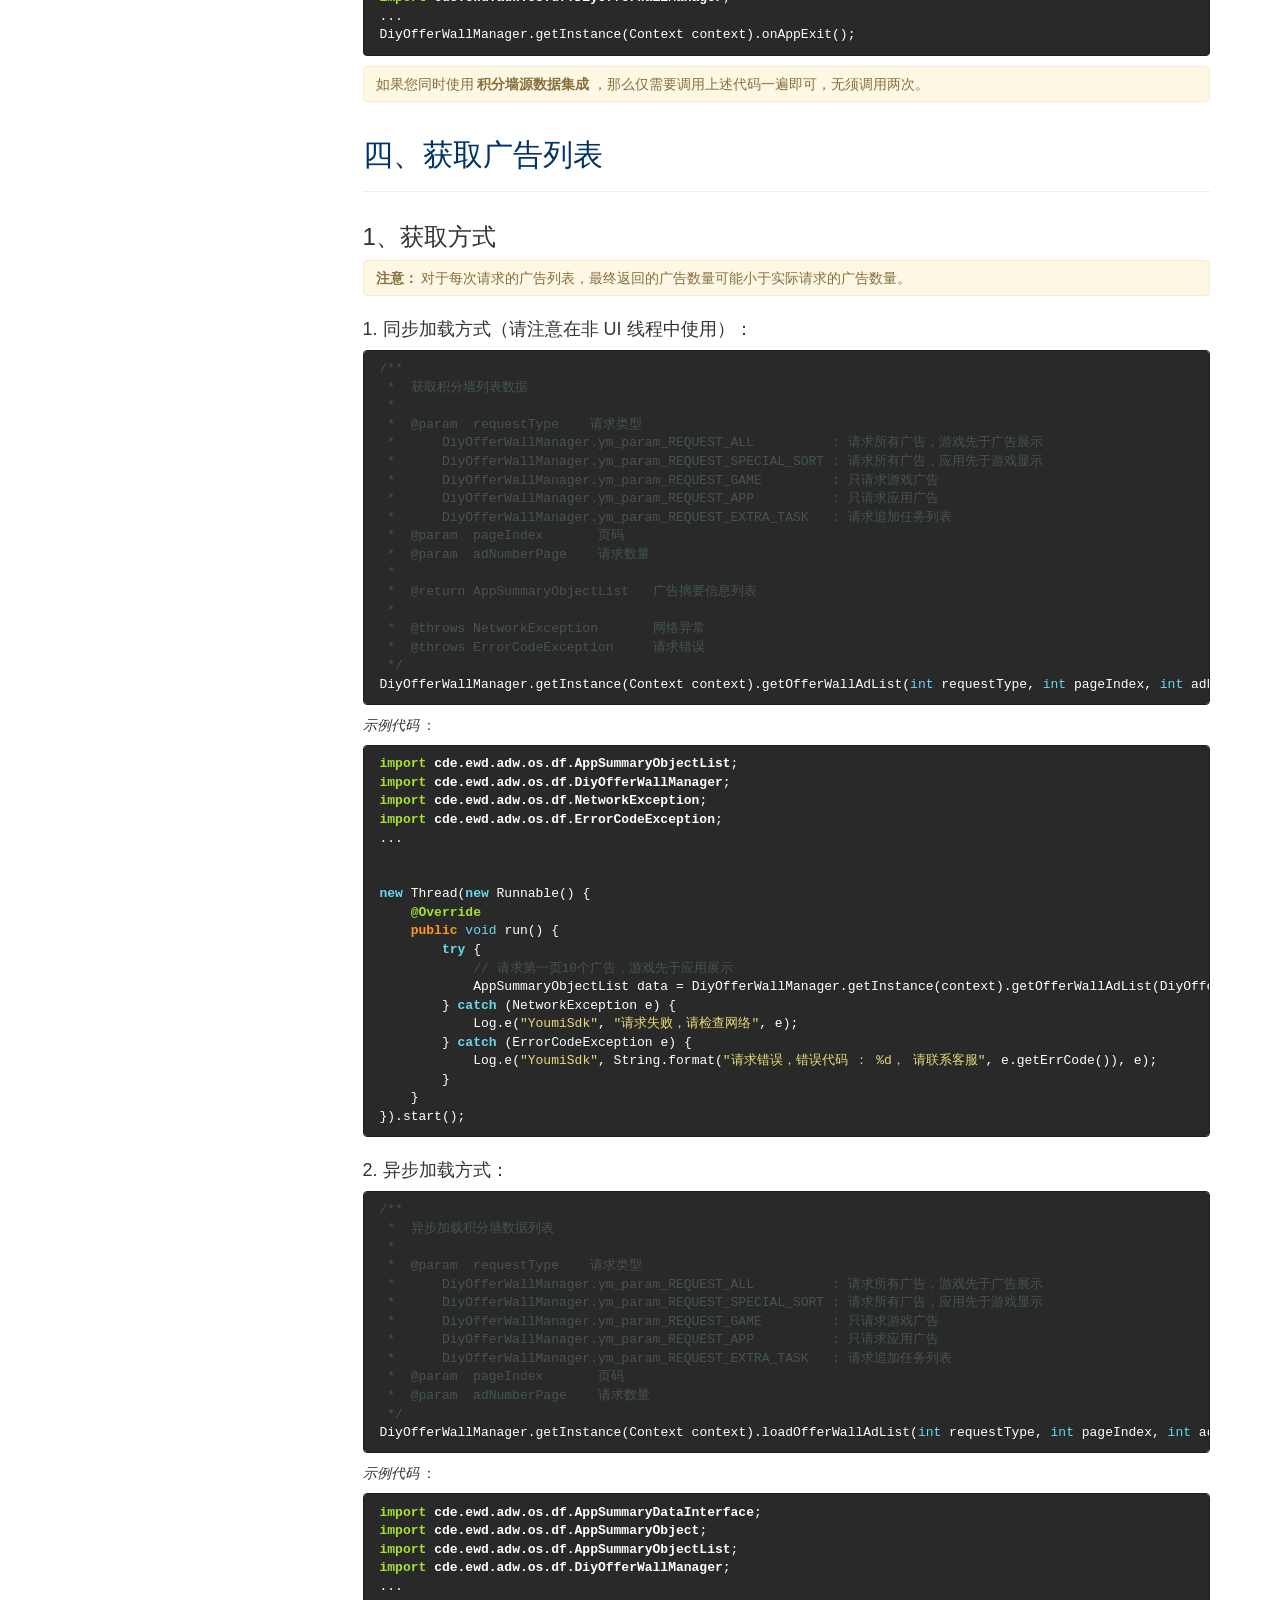
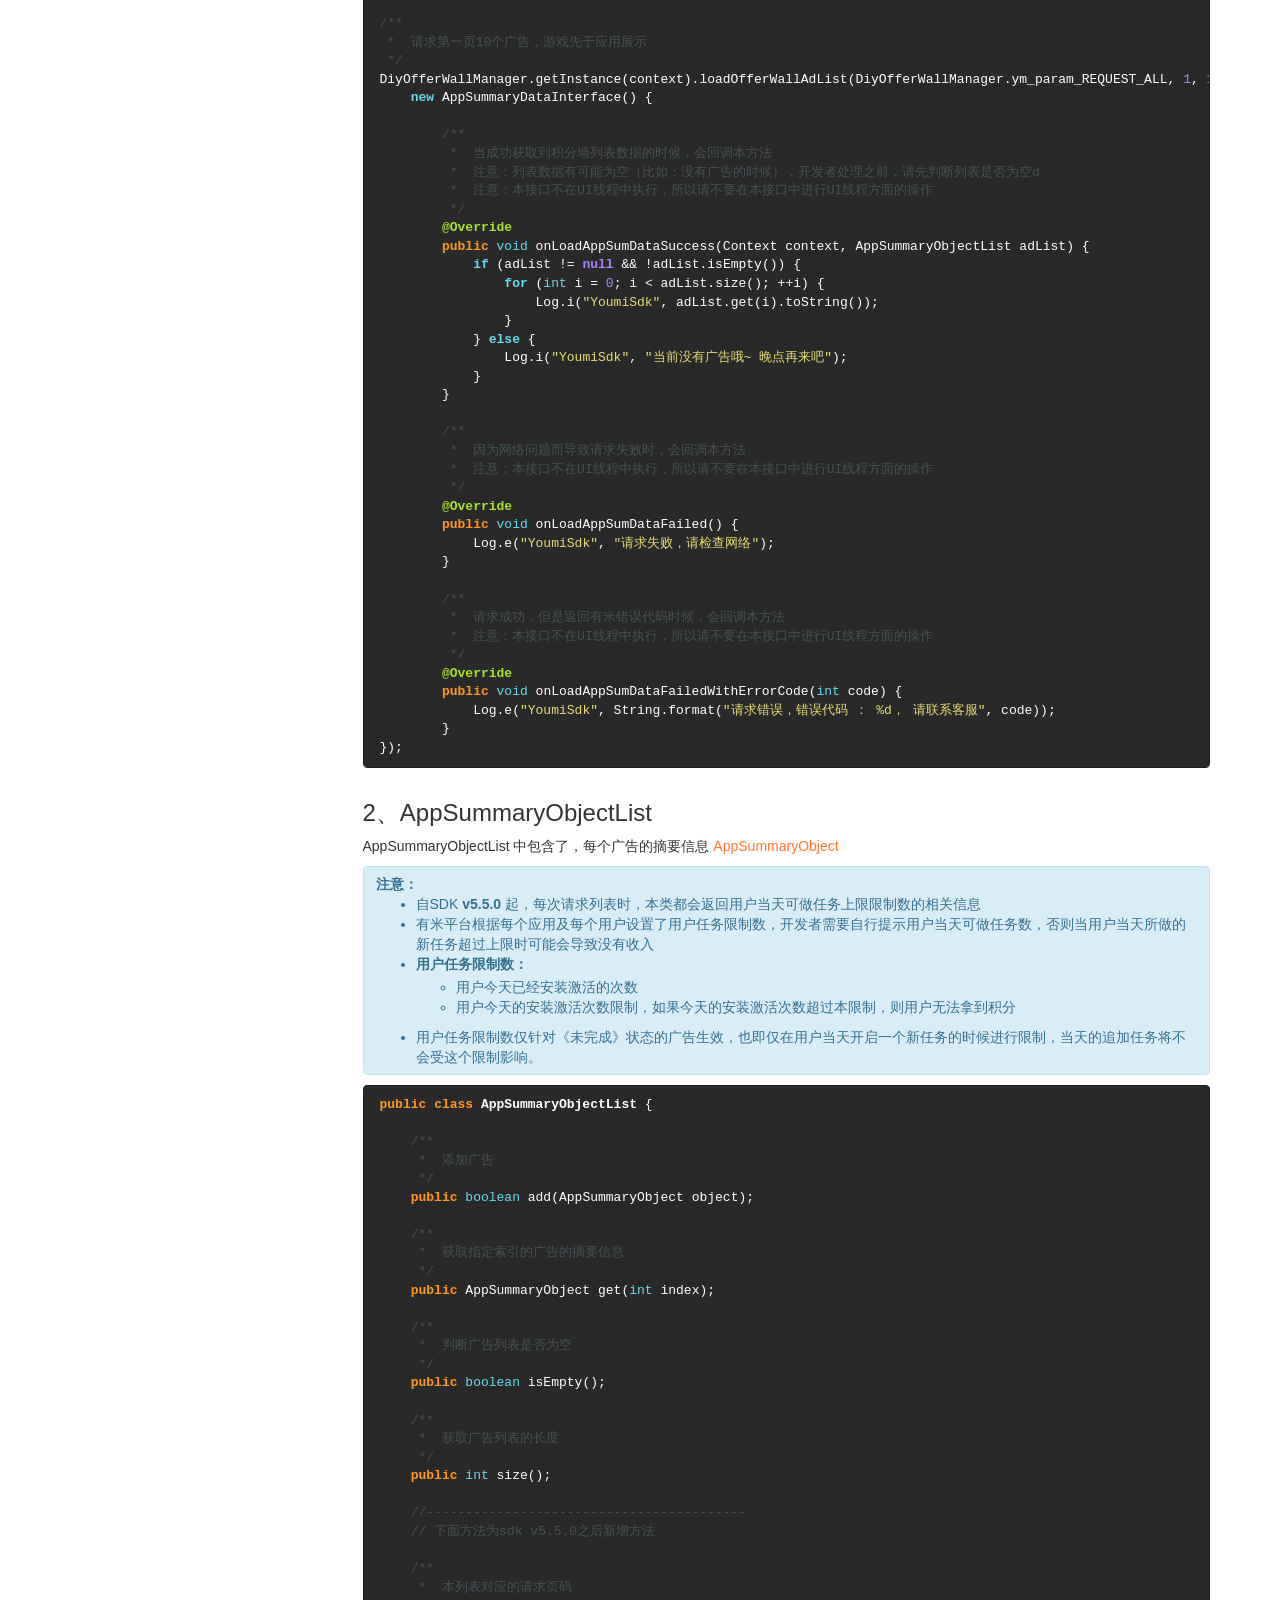
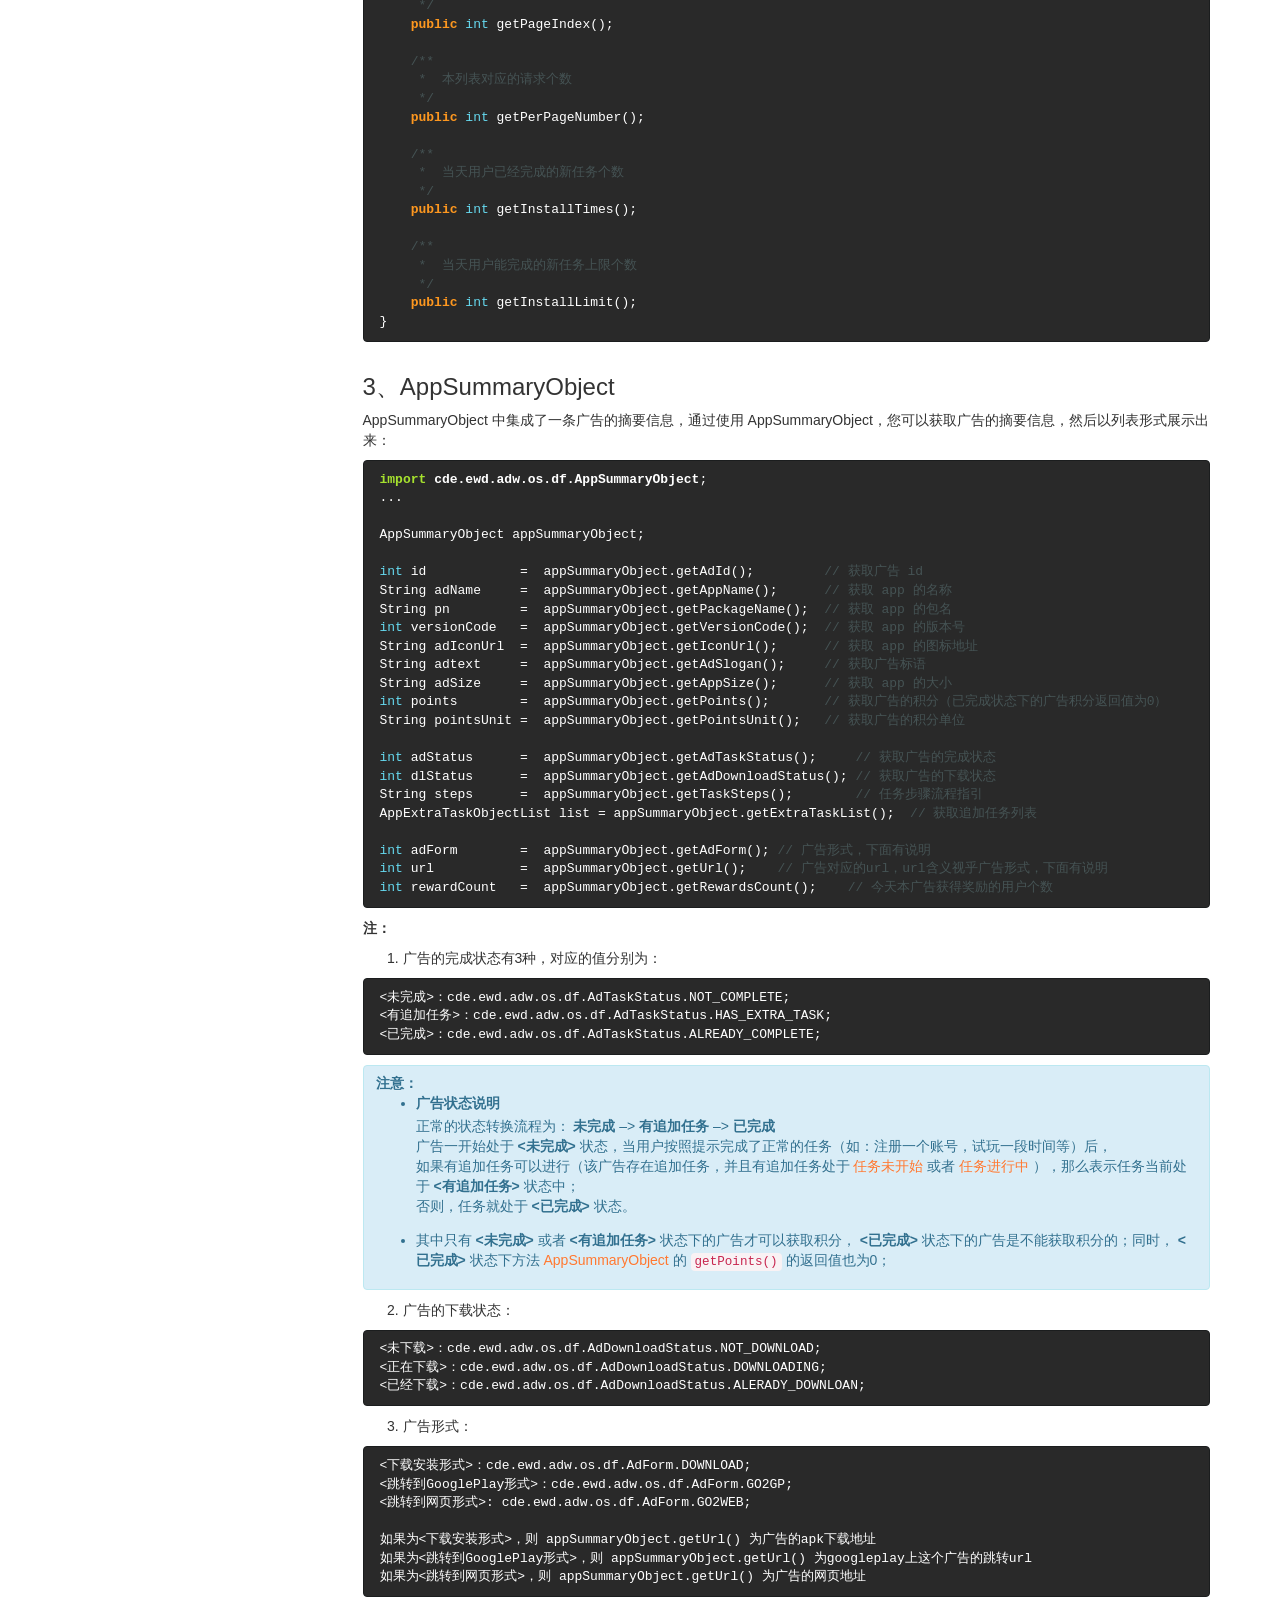
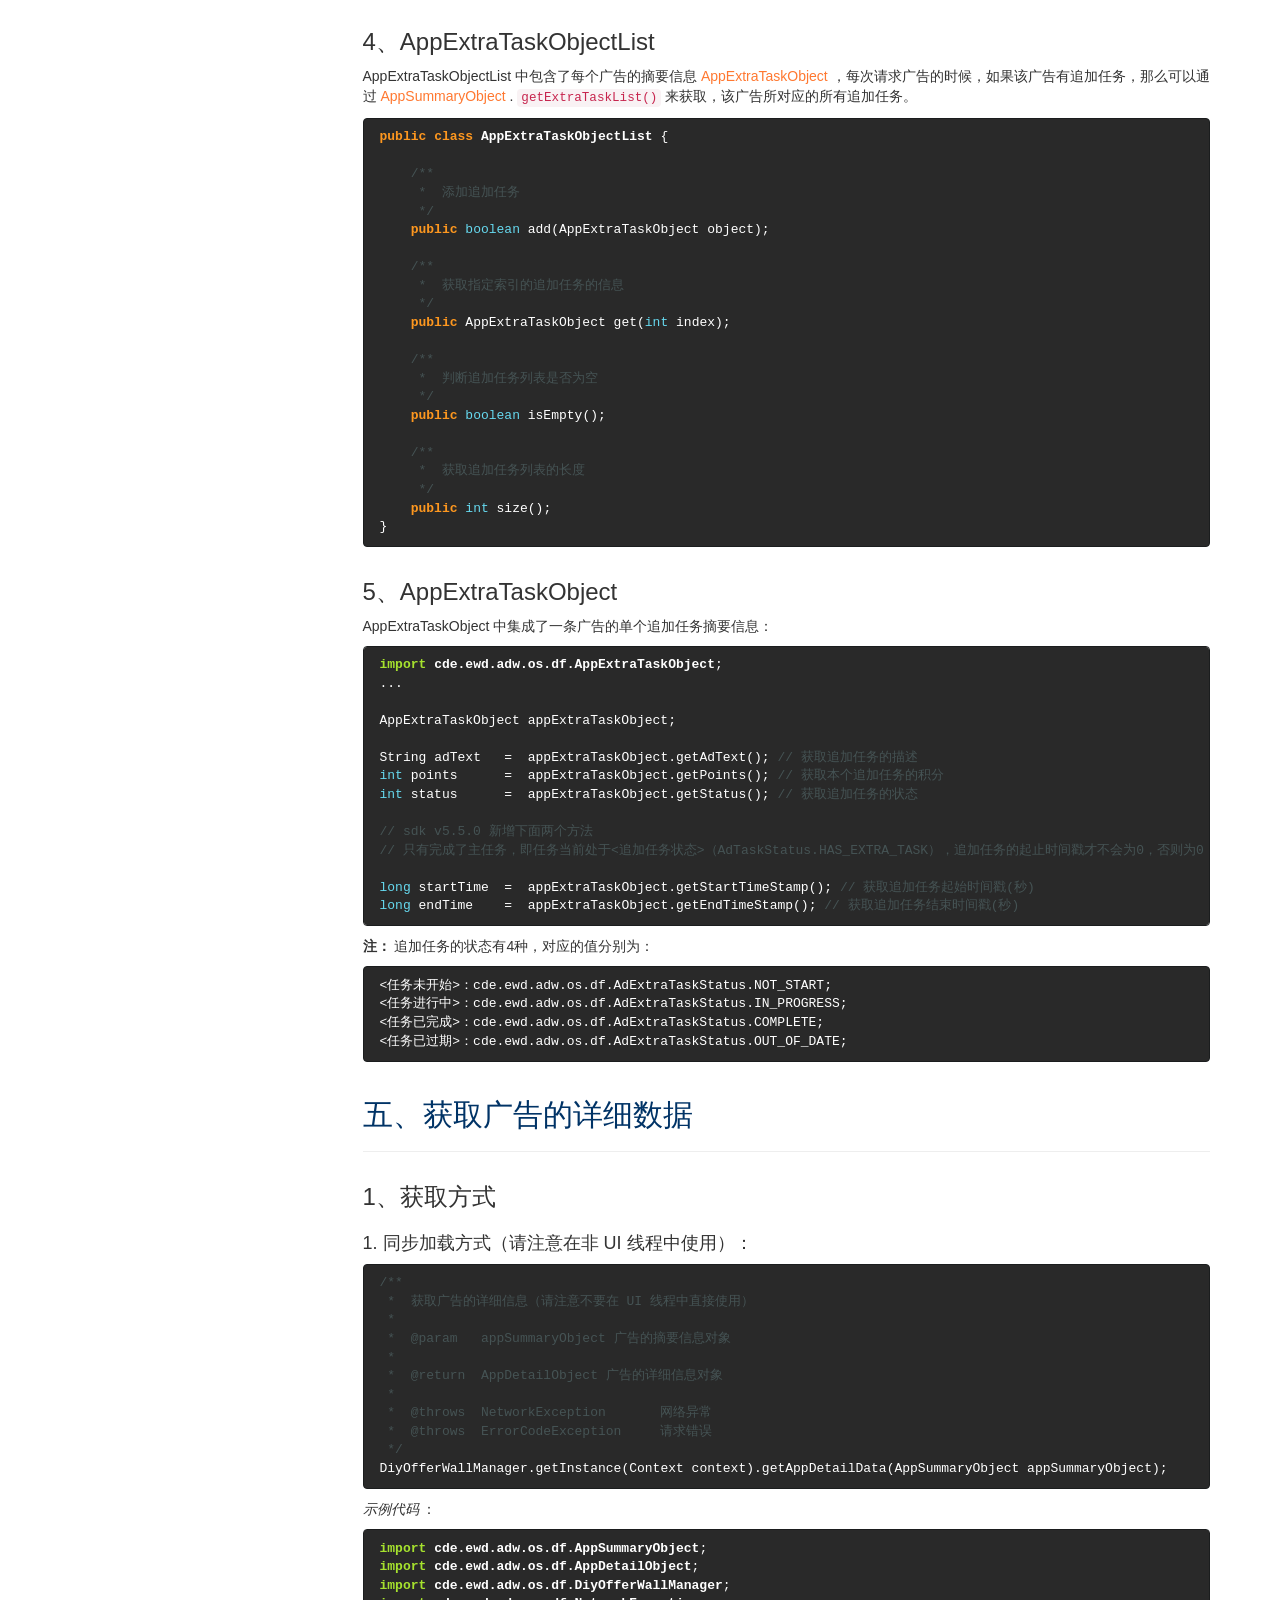
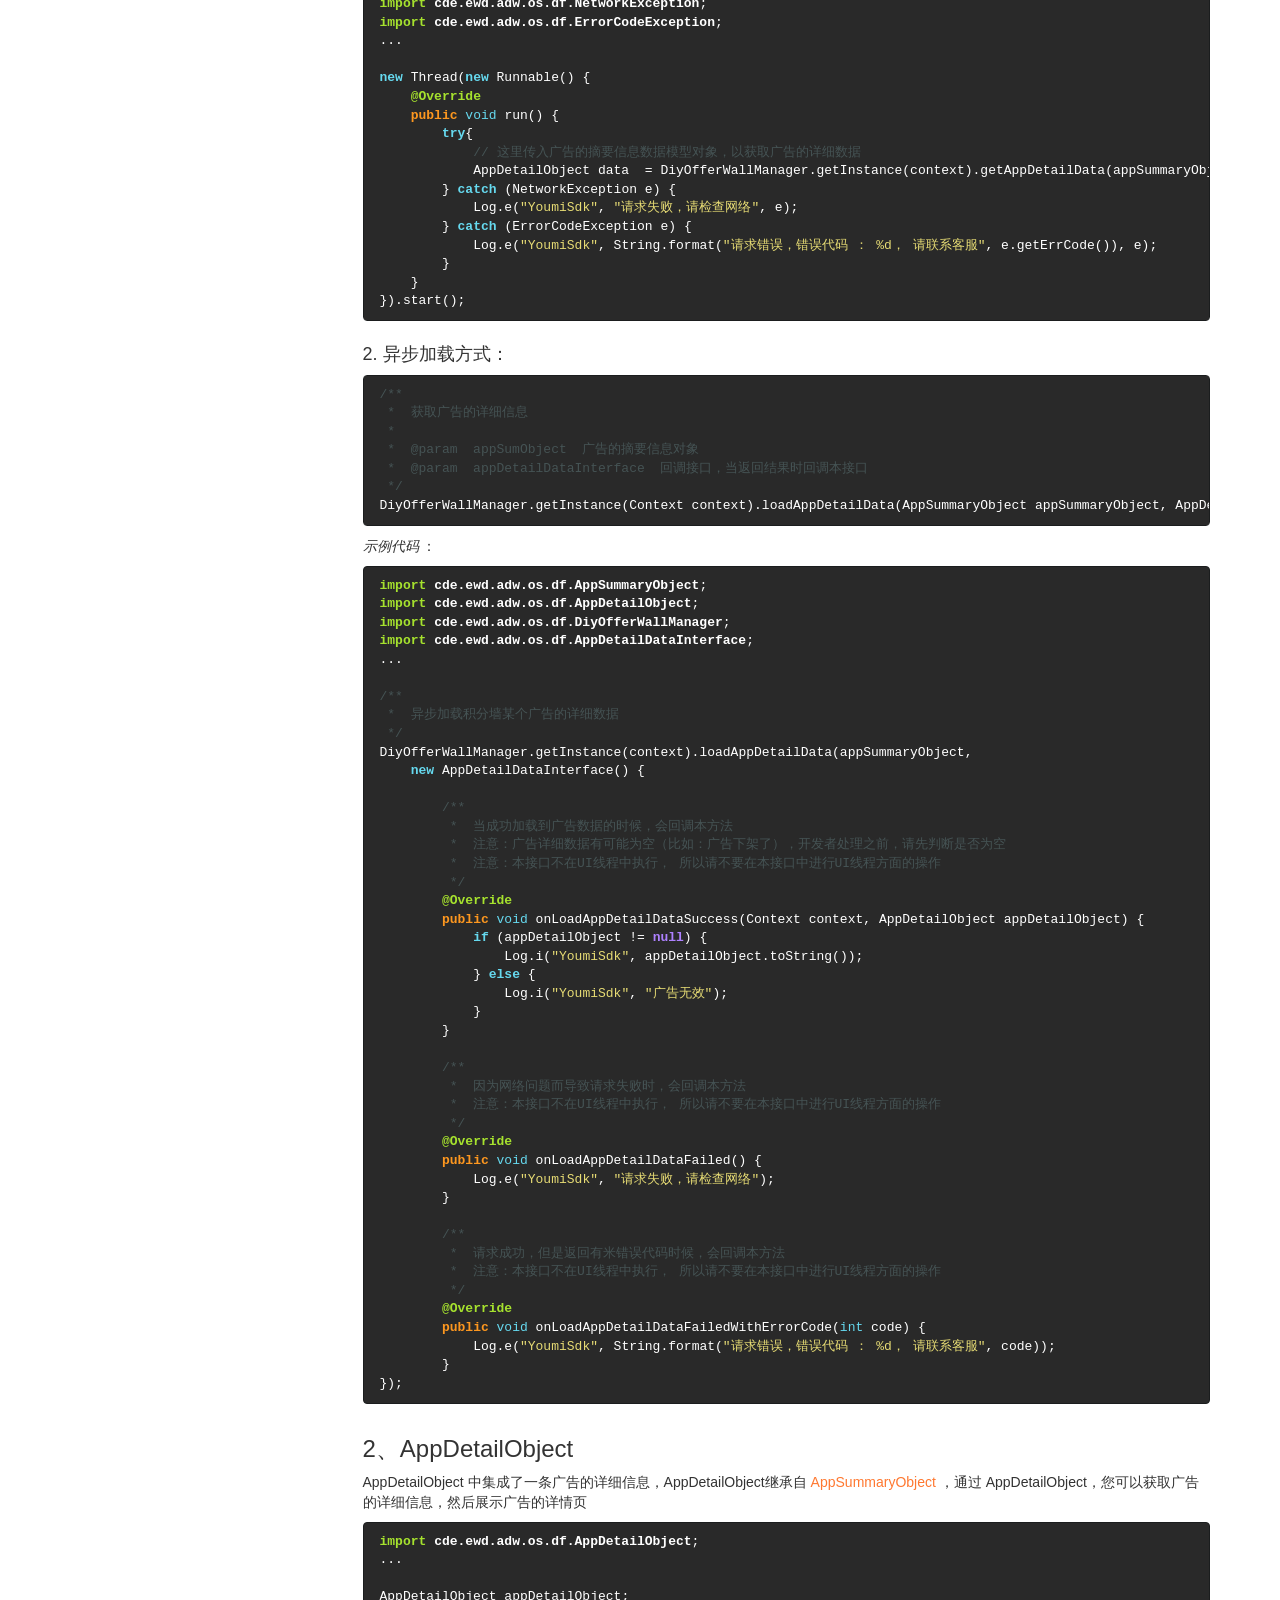
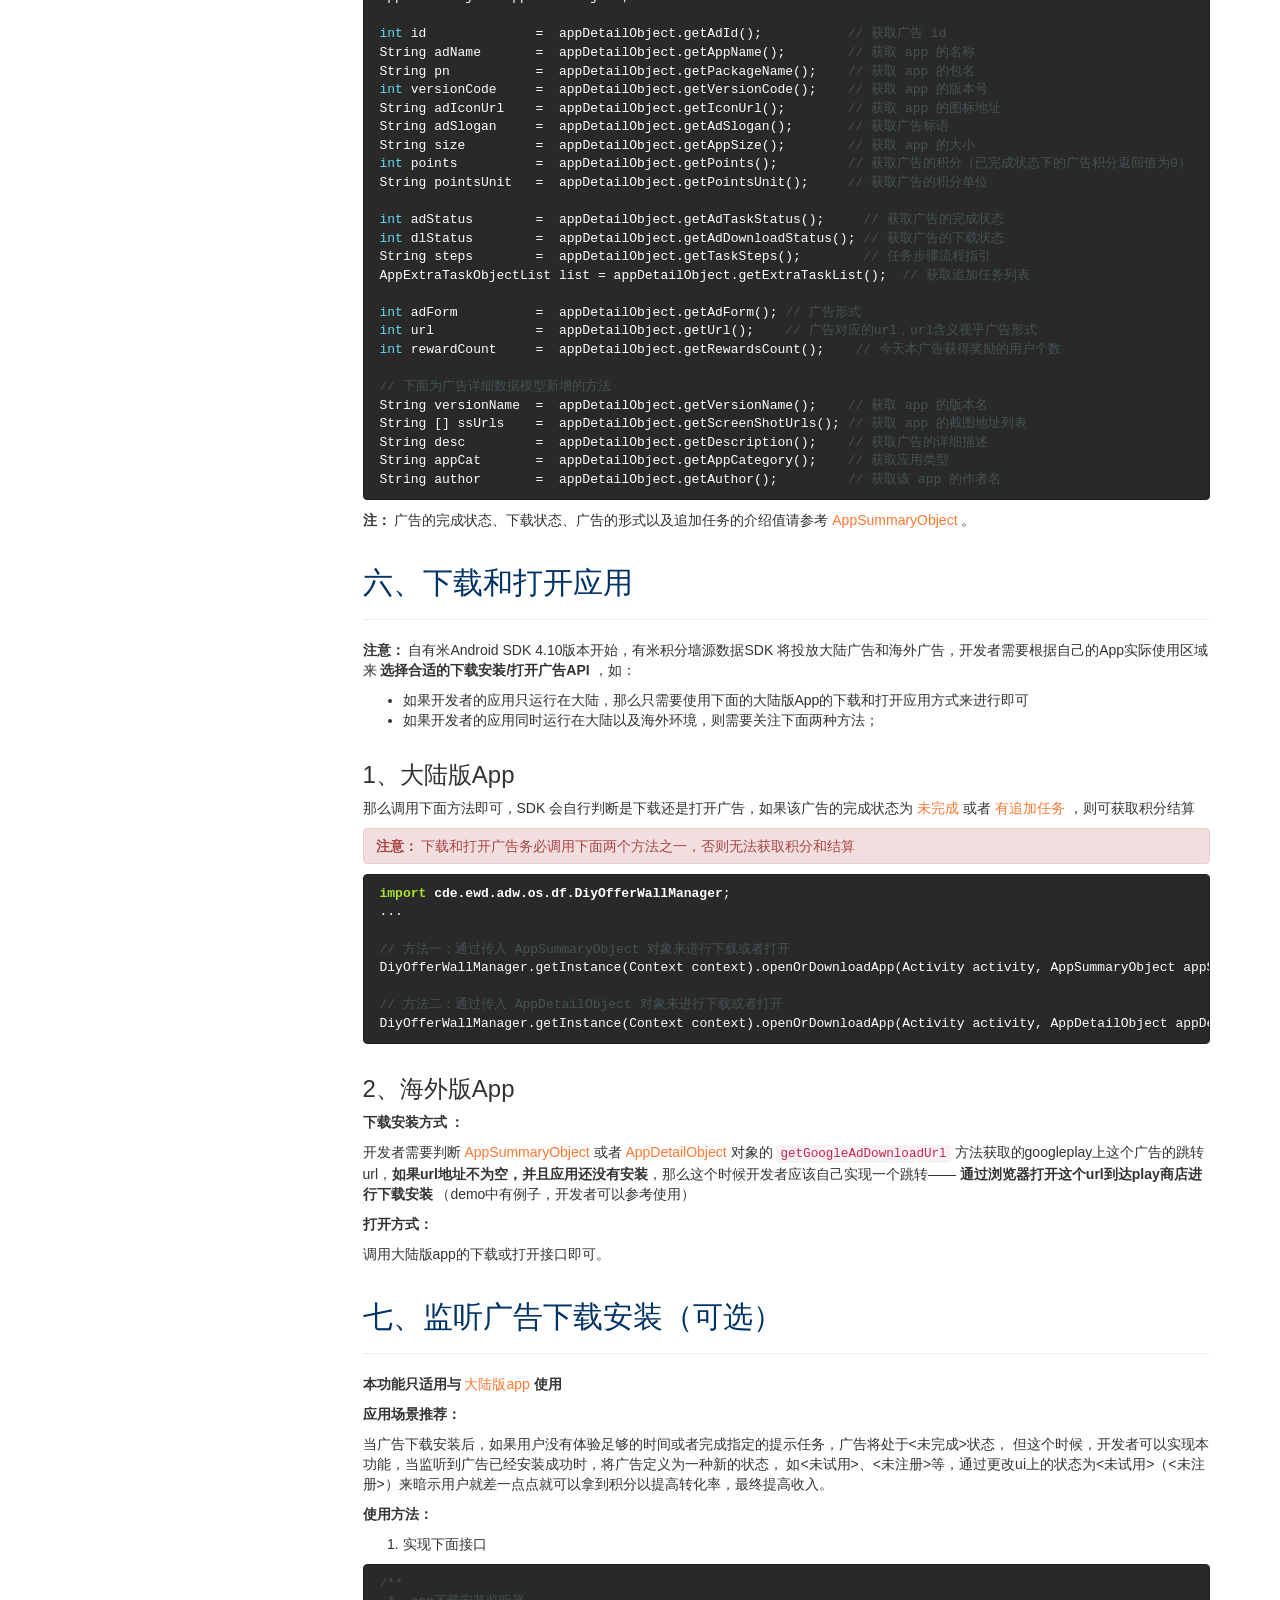
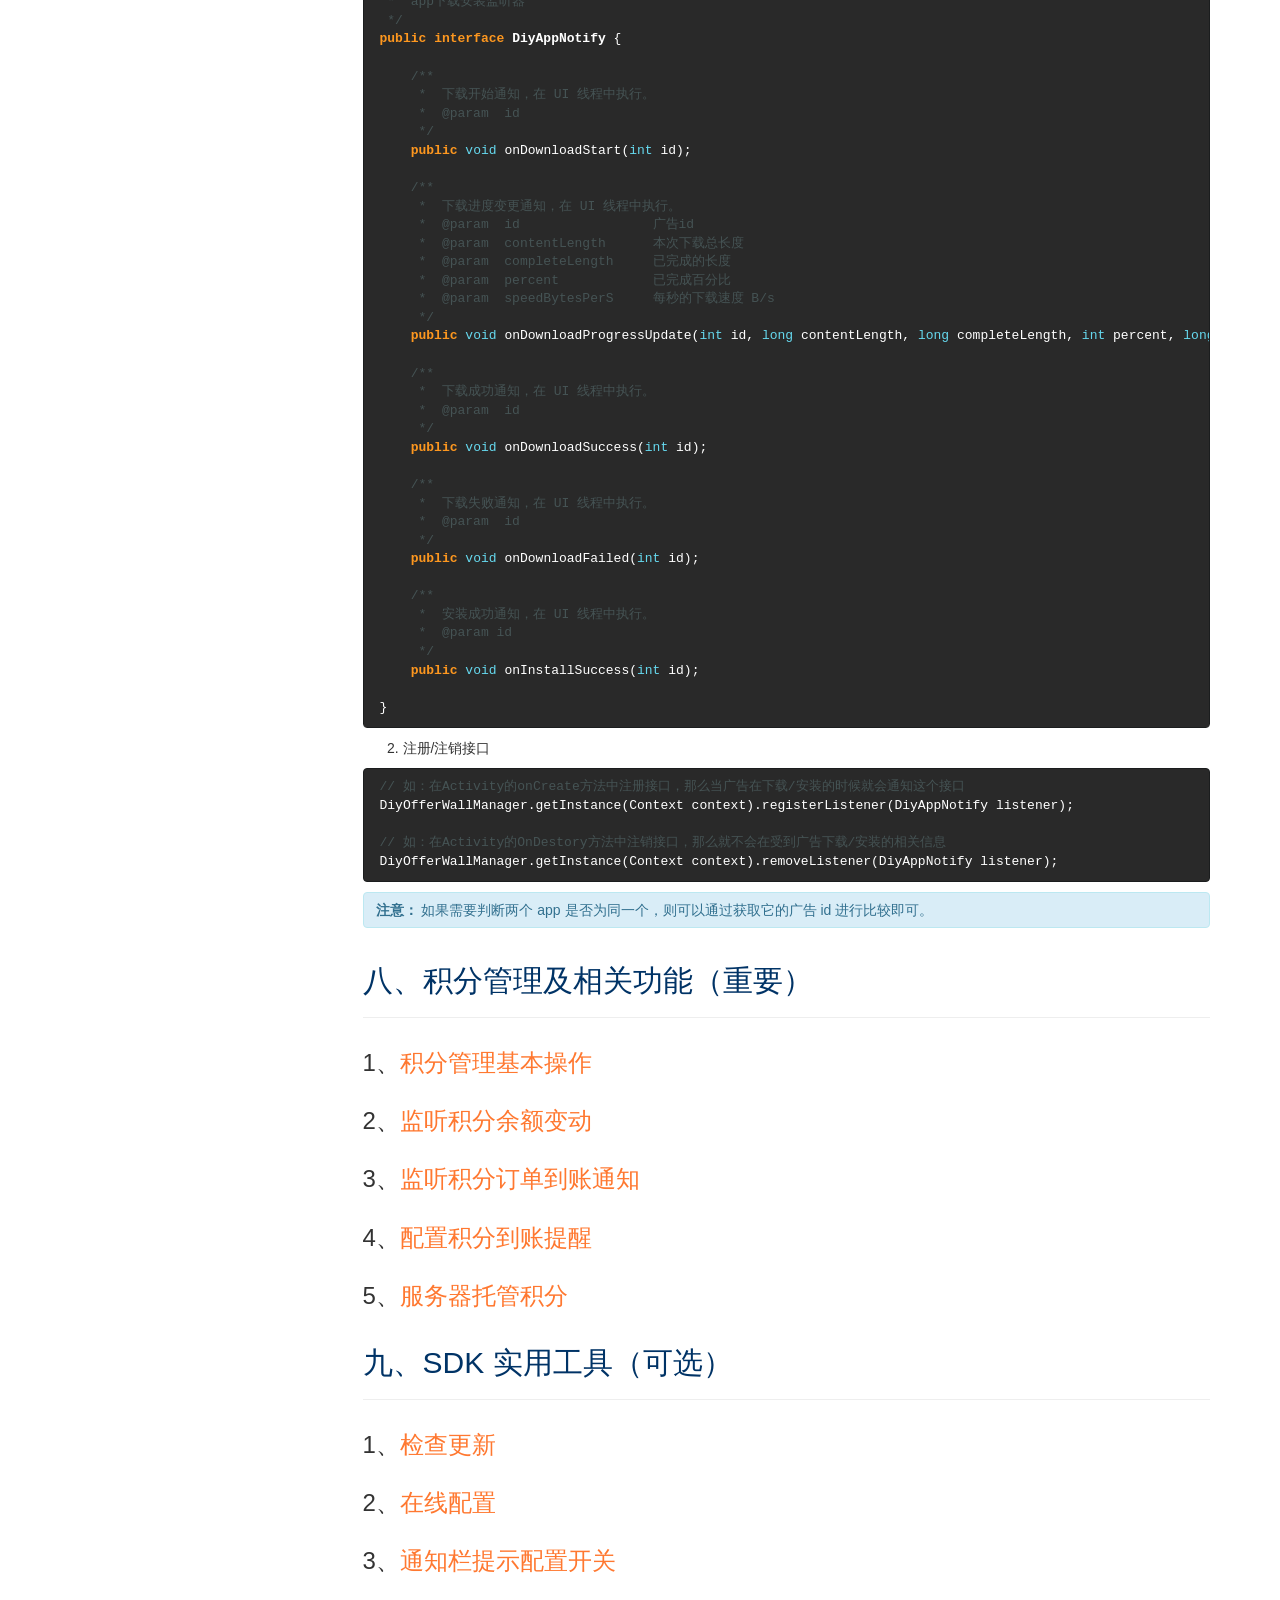
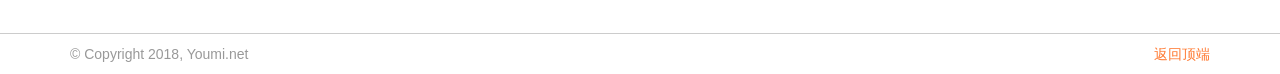
<file: 体验赚/SDK/有米数据版/YoumiAndroidSdk/doc/cn/有米AndroidSDK积分墙开发者文档-源数据版.html>
<!DOCTYPE html>

<html xmlns="http://www.w3.org/1999/xhtml" lang="zh_CN">
  <head>
    <meta http-equiv="Content-Type" content="text/html; charset=utf-8" />
    <title>有米 Android SDK 积分墙开发者文档-源数据版 &#8212; Youmi Android SDK Document v8.3.0 文档</title>
    <link rel="stylesheet" href="_static/basic.css" type="text/css" />
    <link rel="stylesheet" href="_static/pygments.css" type="text/css" />
    <link rel="stylesheet" href="_static/bootstrap-3.3.6/css/bootstrap.min.css" type="text/css" />
    <link rel="stylesheet" href="_static/bootstrap-3.3.6/css/bootstrap-theme.min.css" type="text/css" />
    <link rel="stylesheet" href="_static/bootstrap-sphinx.css" type="text/css" />
    <link rel="stylesheet" href="_static/youmi.css" type="text/css" />
    <script type="text/javascript">
      var DOCUMENTATION_OPTIONS = {
        URL_ROOT:    './',
        VERSION:     'v8.3.0',
        COLLAPSE_INDEX: false,
        FILE_SUFFIX: '.html',
        HAS_SOURCE:  true,
        SOURCELINK_SUFFIX: '.txt'
      };
    </script>
    <script type="text/javascript" src="_static/jquery.js"></script>
    <script type="text/javascript" src="_static/underscore.js"></script>
    <script type="text/javascript" src="_static/doctools.js"></script>
    <script type="text/javascript" src="_static/translations.js"></script>
    <script type="text/javascript" src="_static/js/jquery-1.11.0.min.js"></script>
    <script type="text/javascript" src="_static/js/jquery-fix.js"></script>
    <script type="text/javascript" src="_static/bootstrap-3.3.6/js/bootstrap.min.js"></script>
    <script type="text/javascript" src="_static/bootstrap-sphinx.js"></script>
    <link rel="index" title="索引" href="genindex.html" />
    <link rel="search" title="搜索" href="search.html" />
<meta charset='utf-8'>
<meta http-equiv='X-UA-Compatible' content='IE=edge,chrome=1'>
<meta name='viewport' content='width=device-width, initial-scale=1.0, maximum-scale=1'>
<meta name="apple-mobile-web-app-capable" content="yes">

  </head>
  <body>

  <div id="navbar" class="navbar navbar-inverse navbar-default navbar-fixed-top">
    <div class="container">
      <div class="navbar-header">
        <!-- .btn-navbar is used as the toggle for collapsed navbar content -->
        <button type="button" class="navbar-toggle" data-toggle="collapse" data-target=".nav-collapse">
          <span class="icon-bar"></span>
          <span class="icon-bar"></span>
          <span class="icon-bar"></span>
        </button>
        <a class="navbar-brand" href="index.html"><img src="_static/logo.png">
          有米广告 Android SDK 文档</a>
        <span class="navbar-text navbar-version pull-left"><b>v8.3.0</b></span>
      </div>

        <div class="collapse navbar-collapse nav-collapse">
          <ul class="nav navbar-nav">
            
                <li><a href="有米AndroidSDK积分管理及相关功能.html">积分管理及相关功能</a></li>
                <li><a href="有米AndroidSDK实用工具.html">实用工具</a></li>
                <li><a href="有米AndroidSDK常见问题.html">常见问题</a></li>
                <li><a href="changelog.html">更新说明</a></li>
            
            
              <li class="dropdown globaltoc-container">
  <a role="button"
     id="dLabelGlobalToc"
     data-toggle="dropdown"
     data-target="#"
     href="index.html">Site <b class="caret"></b></a>
  <ul class="dropdown-menu globaltoc"
      role="menu"
      aria-labelledby="dLabelGlobalToc"></ul>
</li>
              
            
            
              
                
              
            
            
            
            
          </ul>

          
            
<form class="navbar-form navbar-right" action="search.html" method="get">
 <div class="form-group">
  <input type="text" name="q" class="form-control" placeholder="Search" />
 </div>
  <input type="hidden" name="check_keywords" value="yes" />
  <input type="hidden" name="area" value="default" />
</form>
          
        </div>
    </div>
  </div>

<div class="container">
  <div class="row">
      <div class="col-md-3">
        <div id="sidebar" class="bs-sidenav" role="complementary"><ul>
<li><a class="reference internal" href="#">有米 Android SDK 积分墙开发者文档-源数据版</a><ul>
<li><a class="reference internal" href="#id1">一、有米 Android SDK 通用基本配置</a></li>
<li><a class="reference internal" href="#android-n">二、适配Android N</a></li>
<li><a class="reference internal" href="#chap-dow-cn-3">三、积分墙源数据初始化及相关工作</a></li>
<li><a class="reference internal" href="#id6">四、获取广告列表</a><ul>
<li><a class="reference internal" href="#chap-4-1">1、获取方式</a></li>
<li><a class="reference internal" href="#appsummaryobjectlist">2、AppSummaryObjectList</a></li>
<li><a class="reference internal" href="#chap-4-3">3、AppSummaryObject</a></li>
<li><a class="reference internal" href="#appextrataskobjectlist">4、AppExtraTaskObjectList</a></li>
<li><a class="reference internal" href="#chap-4-5">5、AppExtraTaskObject</a></li>
</ul>
</li>
<li><a class="reference internal" href="#id15">五、获取广告的详细数据</a><ul>
<li><a class="reference internal" href="#id16">1、获取方式</a></li>
<li><a class="reference internal" href="#appdetailobject">2、AppDetailObject</a></li>
</ul>
</li>
<li><a class="reference internal" href="#id21">六、下载和打开应用</a><ul>
<li><a class="reference internal" href="#app">1、大陆版App</a></li>
<li><a class="reference internal" href="#chap-dow-cn-6-2">2、海外版App</a></li>
</ul>
</li>
<li><a class="reference internal" href="#id27">七、监听广告下载安装（可选）</a></li>
<li><a class="reference internal" href="#id29">八、积分管理及相关功能（重要）</a><ul>
<li><a class="reference internal" href="#id31">1、积分管理基本操作</a></li>
<li><a class="reference internal" href="#id33">2、监听积分余额变动</a></li>
<li><a class="reference internal" href="#id35">3、监听积分订单到账通知</a></li>
<li><a class="reference internal" href="#id37">4、配置积分到账提醒</a></li>
<li><a class="reference internal" href="#id39">5、服务器托管积分</a></li>
</ul>
</li>
<li><a class="reference internal" href="#sdk">九、SDK 实用工具（可选）</a><ul>
<li><a class="reference internal" href="#id41">1、检查更新</a></li>
<li><a class="reference internal" href="#id43">2、在线配置</a></li>
<li><a class="reference internal" href="#id45">3、通知栏提示配置开关</a></li>
</ul>
</li>
</ul>
</li>
</ul>

        </div>
      </div>
    <div class="col-md-9 content">
      
  <div class="section" id="android-sdk">
<h1>有米 Android SDK 积分墙开发者文档-源数据版<a class="headerlink" href="#android-sdk" title="永久链接至标题">¶</a></h1>
<div class="admonition tip">
<p class="first admonition-title">小技巧</p>
<p>欢迎您使用有米广告 SDK，为了保证能正常接收有米的广告，保障各位开发者的收益，请您严格按照 SDK 里 doc 文件夹下的文档步骤来嵌入 SDK ，或按照 SDK 里的 demo 源码来嵌入。</p>
<p>以下注意事项，请仔细阅读：</p>
<ol class="last arabic simple">
<li>在有米后台创建应用获取发布 ID 和应用密钥时，请注意区分好 Android 和 iOS 平台，不能弄错平台。</li>
<li>一对 ID 和应用密钥只能用在一个应用内，不能重复用在多个应用内，否则会拿不到正式广告。</li>
<li>嵌入完 SDK，可以拿到测试广告，测试没问题，需上传应用给有米审核，审核通过后才能拿到正式广告，正式广告才能产生收益。</li>
<li>有米广告不支持模拟器，测试广告时请用真机来测试，另外，Android 广告不支持 Android 平板，需要用手机来测试 Android 广告。</li>
<li>应用 <code class="docutils literal"><span class="pre">提交市场审核前</span></code> 请注意：不要在界面或代码中出现类似 <strong>ym</strong>, <strong>youmi</strong>, <strong>ad</strong> 等与有米或者广告相关的字眼；记得隐藏广告以及广告入口；打包应用时开启混淆相关配置。</li>
</ol>
</div>
<div class="section" id="id1">
<h2>一、有米 Android SDK 通用基本配置<a class="headerlink" href="#id1" title="永久链接至标题">¶</a></h2>
<hr class="docutils" />
<p>在进行积分墙源数据的集成之前，请确保已经按照 <a class="reference external" href="有米AndroidSDK通用基本配置文档.html">有米 Android SDK 通用基本配置文档</a> 进行通用配置。</p>
</div>
<div class="section" id="android-n">
<span id="chap-2"></span><h2>二、适配Android N<a class="headerlink" href="#android-n" title="永久链接至标题">¶</a></h2>
<hr class="docutils" />
<ol class="arabic simple">
<li>为你的项目导入Android Support v4库，如果有疑问，请查阅有米原始sdk压缩包(<a href="#id3"><span class="problematic" id="id4">**</span></a>.zip)下 <code class="docutils literal"><span class="pre">/demo/diyofferdemo/build.gradle</span></code> 中的描述</li>
<li>添加Support v4库中的FileProvider到AndroidManifest.xml中（请务必修改 <code class="docutils literal"><span class="pre">android:authorities</span></code> 为贵应用的标识，一般为 <code class="docutils literal"><span class="pre">包名.fileProvider</span></code> ）:</li>
</ol>
<div class="highlight-xml"><div class="highlight"><pre><span></span><span class="c">&lt;!-- 有米SDK为了兼容Android N应用间共享文件行为变更而需要配置的FileProvider --&gt;</span>
<span class="c">&lt;!-- 这里主要为授予有米SDK拥有打开apk安装界面的功能 --&gt;</span>
<span class="c">&lt;!-- 请务必修改 android:authorities 为贵应用的标识，一般为 包名.fileProvider --&gt;</span>
<span class="nt">&lt;provider</span>
    <span class="na">android:name=</span><span class="s">&quot;android.support.v4.content.FileProvider&quot;</span>
    <span class="na">android:authorities=</span><span class="s">&quot;com.youmi.android.offerdemo.fileProvider&quot;</span>
    <span class="na">android:exported=</span><span class="s">&quot;false&quot;</span>
    <span class="na">android:grantUriPermissions=</span><span class="s">&quot;true&quot;</span> <span class="nt">&gt;</span>

    <span class="nt">&lt;meta-data</span>
        <span class="na">android:name=</span><span class="s">&quot;android.support.FILE_PROVIDER_PATHS&quot;</span>
        <span class="na">android:resource=</span><span class="s">&quot;@xml/file_provider&quot;</span> <span class="nt">/&gt;</span>
<span class="nt">&lt;/provider &gt;</span>
</pre></div>
</div>
<ol class="arabic simple" start="3">
<li>在项目的res目录中创建 <code class="docutils literal"><span class="pre">res/xml/file_provider.xml</span></code> 文件，以对应上述provider中meta-data中所指定的文件(这里的文件名字可以随意起)，但是必须在文件里面添加两个路径:</li>
</ol>
<div class="highlight-xml"><div class="highlight"><pre><span></span>&lt;?xml version=&quot;1.0&quot; encoding=&quot;utf-8&quot;?&gt;
&lt;paths xmlns:android=&quot;http://schemas.android.com/apk/res/android&quot; &gt;
    &lt;--
        有米sdk会将apk优先下载在sd卡中，如果sd卡不能使用，则会使用应用私有缓存目录context.getCache()
        因此需要开发者配置下面两个路径方便有米sdk在下载完apk之后启动apk的安装页面
    --&gt;
    &lt;cache-path
        name=&quot;apk1&quot;
        path=&quot;.&quot; /&gt;
    &lt;external-path
        name=&quot;apk2&quot;
        path=&quot;.&quot; /&gt;
&lt;/paths &gt;
</pre></div>
</div>
</div>
<div class="section" id="chap-dow-cn-3">
<span id="id5"></span><h2>三、积分墙源数据初始化及相关工作<a class="headerlink" href="#chap-dow-cn-3" title="永久链接至标题">¶</a></h2>
<hr class="docutils" />
<p>请在使用积分墙功能之前进行初始化（如：在应用启动的第一个 Activity 中的 onCreate方法中调用以下代码）</p>
<div class="highlight-java"><div class="highlight"><pre><span></span><span class="kn">import</span> <span class="nn">cde.ewd.adw.os.df.DiyOfferWallManager</span><span class="o">;</span>
<span class="o">...</span>
<span class="n">DiyOfferWallManager</span><span class="o">.</span><span class="na">getInstance</span><span class="o">(</span><span class="n">Context</span> <span class="n">context</span><span class="o">).</span><span class="na">onAppLaunch</span><span class="o">();</span>
</pre></div>
</div>
<p>在应用退出的地方（如：Activity的onDestroy方法中）调用以下代码进行资源回收</p>
<div class="highlight-java"><div class="highlight"><pre><span></span><span class="kn">import</span> <span class="nn">cde.ewd.adw.os.df.DiyOfferWallManager</span><span class="o">;</span>
<span class="o">...</span>
<span class="n">DiyOfferWallManager</span><span class="o">.</span><span class="na">getInstance</span><span class="o">(</span><span class="n">Context</span> <span class="n">context</span><span class="o">).</span><span class="na">onAppExit</span><span class="o">();</span>
</pre></div>
</div>
<div class="admonition caution">
<p class="first admonition-title">警告</p>
<p class="last">如果您同时使用 <strong>积分墙源数据集成</strong> ，那么仅需要调用上述代码一遍即可，无须调用两次。</p>
</div>
</div>
<div class="section" id="id6">
<h2>四、获取广告列表<a class="headerlink" href="#id6" title="永久链接至标题">¶</a></h2>
<hr class="docutils" />
<div class="section" id="chap-4-1">
<span id="id7"></span><h3>1、获取方式<a class="headerlink" href="#chap-4-1" title="永久链接至标题">¶</a></h3>
<div class="admonition caution">
<p class="first admonition-title">警告</p>
<p class="last"><strong>注意：</strong> 对于每次请求的广告列表，最终返回的广告数量可能小于实际请求的广告数量。</p>
</div>
<div class="section" id="ui">
<span id="chap-4-1-1"></span><h4>1. 同步加载方式（请注意在非 UI 线程中使用）：<a class="headerlink" href="#ui" title="永久链接至标题">¶</a></h4>
<div class="highlight-java"><div class="highlight"><pre><span></span><span class="cm">/**</span>
<span class="cm"> *  获取积分墙列表数据</span>
<span class="cm"> *</span>
<span class="cm"> *  @param  requestType    请求类型</span>
<span class="cm"> *      DiyOfferWallManager.ym_param_REQUEST_ALL          : 请求所有广告，游戏先于广告展示</span>
<span class="cm"> *      DiyOfferWallManager.ym_param_REQUEST_SPECIAL_SORT : 请求所有广告，应用先于游戏显示</span>
<span class="cm"> *      DiyOfferWallManager.ym_param_REQUEST_GAME         : 只请求游戏广告</span>
<span class="cm"> *      DiyOfferWallManager.ym_param_REQUEST_APP          : 只请求应用广告</span>
<span class="cm"> *      DiyOfferWallManager.ym_param_REQUEST_EXTRA_TASK   : 请求追加任务列表</span>
<span class="cm"> *  @param  pageIndex       页码</span>
<span class="cm"> *  @param  adNumberPage    请求数量</span>
<span class="cm"> *</span>
<span class="cm"> *  @return AppSummaryObjectList   广告摘要信息列表</span>
<span class="cm"> *</span>
<span class="cm"> *  @throws NetworkException       网络异常</span>
<span class="cm"> *  @throws ErrorCodeException     请求错误</span>
<span class="cm"> */</span>
<span class="n">DiyOfferWallManager</span><span class="o">.</span><span class="na">getInstance</span><span class="o">(</span><span class="n">Context</span> <span class="n">context</span><span class="o">).</span><span class="na">getOfferWallAdList</span><span class="o">(</span><span class="kt">int</span> <span class="n">requestType</span><span class="o">,</span> <span class="kt">int</span> <span class="n">pageIndex</span><span class="o">,</span> <span class="kt">int</span> <span class="n">adNumberPage</span><span class="o">);</span>
</pre></div>
</div>
<p><em>示例代码</em> ：</p>
<div class="highlight-java"><div class="highlight"><pre><span></span><span class="kn">import</span> <span class="nn">cde.ewd.adw.os.df.AppSummaryObjectList</span><span class="o">;</span>
<span class="kn">import</span> <span class="nn">cde.ewd.adw.os.df.DiyOfferWallManager</span><span class="o">;</span>
<span class="kn">import</span> <span class="nn">cde.ewd.adw.os.df.NetworkException</span><span class="o">;</span>
<span class="kn">import</span> <span class="nn">cde.ewd.adw.os.df.ErrorCodeException</span><span class="o">;</span>
<span class="o">...</span>


<span class="k">new</span> <span class="n">Thread</span><span class="o">(</span><span class="k">new</span> <span class="n">Runnable</span><span class="o">()</span> <span class="o">{</span>
    <span class="nd">@Override</span>
    <span class="kd">public</span> <span class="kt">void</span> <span class="nf">run</span><span class="o">()</span> <span class="o">{</span>
        <span class="k">try</span> <span class="o">{</span>
            <span class="c1">// 请求第一页10个广告，游戏先于应用展示</span>
            <span class="n">AppSummaryObjectList</span> <span class="n">data</span> <span class="o">=</span> <span class="n">DiyOfferWallManager</span><span class="o">.</span><span class="na">getInstance</span><span class="o">(</span><span class="n">context</span><span class="o">).</span><span class="na">getOfferWallAdList</span><span class="o">(</span><span class="n">DiyOfferWallManager</span><span class="o">.</span><span class="na">ym_param_REQUEST_ALL</span><span class="o">,</span> <span class="mi">1</span><span class="o">,</span> <span class="mi">10</span><span class="o">);</span>
        <span class="o">}</span> <span class="k">catch</span> <span class="o">(</span><span class="n">NetworkException</span> <span class="n">e</span><span class="o">)</span> <span class="o">{</span>
            <span class="n">Log</span><span class="o">.</span><span class="na">e</span><span class="o">(</span><span class="s">&quot;YoumiSdk&quot;</span><span class="o">,</span> <span class="s">&quot;请求失败，请检查网络&quot;</span><span class="o">,</span> <span class="n">e</span><span class="o">);</span>
        <span class="o">}</span> <span class="k">catch</span> <span class="o">(</span><span class="n">ErrorCodeException</span> <span class="n">e</span><span class="o">)</span> <span class="o">{</span>
            <span class="n">Log</span><span class="o">.</span><span class="na">e</span><span class="o">(</span><span class="s">&quot;YoumiSdk&quot;</span><span class="o">,</span> <span class="n">String</span><span class="o">.</span><span class="na">format</span><span class="o">(</span><span class="s">&quot;请求错误，错误代码 ： %d， 请联系客服&quot;</span><span class="o">,</span> <span class="n">e</span><span class="o">.</span><span class="na">getErrCode</span><span class="o">()),</span> <span class="n">e</span><span class="o">);</span>
        <span class="o">}</span>
    <span class="o">}</span>
<span class="o">}).</span><span class="na">start</span><span class="o">();</span>
</pre></div>
</div>
</div>
<div class="section" id="chap-4-1-2">
<span id="id8"></span><h4>2. 异步加载方式：<a class="headerlink" href="#chap-4-1-2" title="永久链接至标题">¶</a></h4>
<div class="highlight-java"><div class="highlight"><pre><span></span><span class="cm">/**</span>
<span class="cm"> *  异步加载积分墙数据列表</span>
<span class="cm"> *</span>
<span class="cm"> *  @param  requestType    请求类型</span>
<span class="cm"> *      DiyOfferWallManager.ym_param_REQUEST_ALL          : 请求所有广告，游戏先于广告展示</span>
<span class="cm"> *      DiyOfferWallManager.ym_param_REQUEST_SPECIAL_SORT : 请求所有广告，应用先于游戏显示</span>
<span class="cm"> *      DiyOfferWallManager.ym_param_REQUEST_GAME         : 只请求游戏广告</span>
<span class="cm"> *      DiyOfferWallManager.ym_param_REQUEST_APP          : 只请求应用广告</span>
<span class="cm"> *      DiyOfferWallManager.ym_param_REQUEST_EXTRA_TASK   : 请求追加任务列表</span>
<span class="cm"> *  @param  pageIndex       页码</span>
<span class="cm"> *  @param  adNumberPage    请求数量</span>
<span class="cm"> */</span>
<span class="n">DiyOfferWallManager</span><span class="o">.</span><span class="na">getInstance</span><span class="o">(</span><span class="n">Context</span> <span class="n">context</span><span class="o">).</span><span class="na">loadOfferWallAdList</span><span class="o">(</span><span class="kt">int</span> <span class="n">requestType</span><span class="o">,</span> <span class="kt">int</span> <span class="n">pageIndex</span><span class="o">,</span> <span class="kt">int</span> <span class="n">adNumberPage</span><span class="o">,</span> <span class="n">AppSummaryDataInterface</span> <span class="n">appSummaryDataInterface</span><span class="o">);</span>
</pre></div>
</div>
<p><em>示例代码</em> ：</p>
<div class="highlight-java"><div class="highlight"><pre><span></span><span class="kn">import</span> <span class="nn">cde.ewd.adw.os.df.AppSummaryDataInterface</span><span class="o">;</span>
<span class="kn">import</span> <span class="nn">cde.ewd.adw.os.df.AppSummaryObject</span><span class="o">;</span>
<span class="kn">import</span> <span class="nn">cde.ewd.adw.os.df.AppSummaryObjectList</span><span class="o">;</span>
<span class="kn">import</span> <span class="nn">cde.ewd.adw.os.df.DiyOfferWallManager</span><span class="o">;</span>
<span class="o">...</span>

<span class="cm">/**</span>
<span class="cm"> *  请求第一页10个广告，游戏先于应用展示</span>
<span class="cm"> */</span>
<span class="n">DiyOfferWallManager</span><span class="o">.</span><span class="na">getInstance</span><span class="o">(</span><span class="n">context</span><span class="o">).</span><span class="na">loadOfferWallAdList</span><span class="o">(</span><span class="n">DiyOfferWallManager</span><span class="o">.</span><span class="na">ym_param_REQUEST_ALL</span><span class="o">,</span> <span class="mi">1</span><span class="o">,</span> <span class="mi">10</span><span class="o">,</span>
    <span class="k">new</span> <span class="n">AppSummaryDataInterface</span><span class="o">()</span> <span class="o">{</span>

        <span class="cm">/**</span>
<span class="cm">         *  当成功获取到积分墙列表数据的时候，会回调本方法</span>
<span class="cm">         *  注意：列表数据有可能为空（比如：没有广告的时候），开发者处理之前，请先判断列表是否为空d</span>
<span class="cm">         *  注意：本接口不在UI线程中执行，所以请不要在本接口中进行UI线程方面的操作</span>
<span class="cm">         */</span>
        <span class="nd">@Override</span>
        <span class="kd">public</span> <span class="kt">void</span> <span class="nf">onLoadAppSumDataSuccess</span><span class="o">(</span><span class="n">Context</span> <span class="n">context</span><span class="o">,</span> <span class="n">AppSummaryObjectList</span> <span class="n">adList</span><span class="o">)</span> <span class="o">{</span>
            <span class="k">if</span> <span class="o">(</span><span class="n">adList</span> <span class="o">!=</span> <span class="kc">null</span> <span class="o">&amp;&amp;</span> <span class="o">!</span><span class="n">adList</span><span class="o">.</span><span class="na">isEmpty</span><span class="o">())</span> <span class="o">{</span>
                <span class="k">for</span> <span class="o">(</span><span class="kt">int</span> <span class="n">i</span> <span class="o">=</span> <span class="mi">0</span><span class="o">;</span> <span class="n">i</span> <span class="o">&lt;</span> <span class="n">adList</span><span class="o">.</span><span class="na">size</span><span class="o">();</span> <span class="o">++</span><span class="n">i</span><span class="o">)</span> <span class="o">{</span>
                    <span class="n">Log</span><span class="o">.</span><span class="na">i</span><span class="o">(</span><span class="s">&quot;YoumiSdk&quot;</span><span class="o">,</span> <span class="n">adList</span><span class="o">.</span><span class="na">get</span><span class="o">(</span><span class="n">i</span><span class="o">).</span><span class="na">toString</span><span class="o">());</span>
                <span class="o">}</span>
            <span class="o">}</span> <span class="k">else</span> <span class="o">{</span>
                <span class="n">Log</span><span class="o">.</span><span class="na">i</span><span class="o">(</span><span class="s">&quot;YoumiSdk&quot;</span><span class="o">,</span> <span class="s">&quot;当前没有广告哦~ 晚点再来吧&quot;</span><span class="o">);</span>
            <span class="o">}</span>
        <span class="o">}</span>

        <span class="cm">/**</span>
<span class="cm">         *  因为网络问题而导致请求失败时，会回调本方法</span>
<span class="cm">         *  注意：本接口不在UI线程中执行，所以请不要在本接口中进行UI线程方面的操作</span>
<span class="cm">         */</span>
        <span class="nd">@Override</span>
        <span class="kd">public</span> <span class="kt">void</span> <span class="nf">onLoadAppSumDataFailed</span><span class="o">()</span> <span class="o">{</span>
            <span class="n">Log</span><span class="o">.</span><span class="na">e</span><span class="o">(</span><span class="s">&quot;YoumiSdk&quot;</span><span class="o">,</span> <span class="s">&quot;请求失败，请检查网络&quot;</span><span class="o">);</span>
        <span class="o">}</span>

        <span class="cm">/**</span>
<span class="cm">         *  请求成功，但是返回有米错误代码时候，会回调本方法</span>
<span class="cm">         *  注意：本接口不在UI线程中执行，所以请不要在本接口中进行UI线程方面的操作</span>
<span class="cm">         */</span>
        <span class="nd">@Override</span>
        <span class="kd">public</span> <span class="kt">void</span> <span class="nf">onLoadAppSumDataFailedWithErrorCode</span><span class="o">(</span><span class="kt">int</span> <span class="n">code</span><span class="o">)</span> <span class="o">{</span>
            <span class="n">Log</span><span class="o">.</span><span class="na">e</span><span class="o">(</span><span class="s">&quot;YoumiSdk&quot;</span><span class="o">,</span> <span class="n">String</span><span class="o">.</span><span class="na">format</span><span class="o">(</span><span class="s">&quot;请求错误，错误代码 ： %d， 请联系客服&quot;</span><span class="o">,</span> <span class="n">code</span><span class="o">));</span>
        <span class="o">}</span>
<span class="o">});</span>
</pre></div>
</div>
</div>
</div>
<div class="section" id="appsummaryobjectlist">
<span id="chap-4-2"></span><h3>2、AppSummaryObjectList<a class="headerlink" href="#appsummaryobjectlist" title="永久链接至标题">¶</a></h3>
<p>AppSummaryObjectList 中包含了，每个广告的摘要信息 <a class="reference external" href="#chap-4-3">AppSummaryObject</a></p>
<div class="admonition important">
<p class="first admonition-title">重要</p>
<ul class="last simple">
<li>自SDK <strong>v5.5.0</strong> 起，每次请求列表时，本类都会返回用户当天可做任务上限限制数的相关信息</li>
<li>有米平台根据每个应用及每个用户设置了用户任务限制数，开发者需要自行提示用户当天可做任务数，否则当用户当天所做的新任务超过上限时可能会导致没有收入</li>
<li><dl class="first docutils">
<dt>用户任务限制数：</dt>
<dd><ul class="first last">
<li>用户今天已经安装激活的次数</li>
<li>用户今天的安装激活次数限制，如果今天的安装激活次数超过本限制，则用户无法拿到积分</li>
</ul>
</dd>
</dl>
</li>
<li>用户任务限制数仅针对《未完成》状态的广告生效，也即仅在用户当天开启一个新任务的时候进行限制，当天的追加任务将不会受这个限制影响。</li>
</ul>
</div>
<div class="highlight-java"><div class="highlight"><pre><span></span><span class="kd">public</span> <span class="kd">class</span> <span class="nc">AppSummaryObjectList</span> <span class="o">{</span>

    <span class="cm">/**</span>
<span class="cm">     *  添加广告</span>
<span class="cm">     */</span>
    <span class="kd">public</span> <span class="kt">boolean</span> <span class="nf">add</span><span class="o">(</span><span class="n">AppSummaryObject</span> <span class="n">object</span><span class="o">);</span>

    <span class="cm">/**</span>
<span class="cm">     *  获取指定索引的广告的摘要信息</span>
<span class="cm">     */</span>
    <span class="kd">public</span> <span class="n">AppSummaryObject</span> <span class="nf">get</span><span class="o">(</span><span class="kt">int</span> <span class="n">index</span><span class="o">);</span>

    <span class="cm">/**</span>
<span class="cm">     *  判断广告列表是否为空</span>
<span class="cm">     */</span>
    <span class="kd">public</span> <span class="kt">boolean</span> <span class="nf">isEmpty</span><span class="o">();</span>

    <span class="cm">/**</span>
<span class="cm">     *  获取广告列表的长度</span>
<span class="cm">     */</span>
    <span class="kd">public</span> <span class="kt">int</span> <span class="nf">size</span><span class="o">();</span>

    <span class="c1">//-----------------------------------------</span>
    <span class="c1">// 下面方法为sdk v5.5.0之后新增方法</span>

    <span class="cm">/**</span>
<span class="cm">     *  本列表对应的请求页码</span>
<span class="cm">     */</span>
    <span class="kd">public</span> <span class="kt">int</span> <span class="nf">getPageIndex</span><span class="o">();</span>

    <span class="cm">/**</span>
<span class="cm">     *  本列表对应的请求个数</span>
<span class="cm">     */</span>
    <span class="kd">public</span> <span class="kt">int</span> <span class="nf">getPerPageNumber</span><span class="o">();</span>

    <span class="cm">/**</span>
<span class="cm">     *  当天用户已经完成的新任务个数</span>
<span class="cm">     */</span>
    <span class="kd">public</span> <span class="kt">int</span> <span class="nf">getInstallTimes</span><span class="o">();</span>

    <span class="cm">/**</span>
<span class="cm">     *  当天用户能完成的新任务上限个数</span>
<span class="cm">     */</span>
    <span class="kd">public</span> <span class="kt">int</span> <span class="nf">getInstallLimit</span><span class="o">();</span>
<span class="o">}</span>
</pre></div>
</div>
</div>
<div class="section" id="chap-4-3">
<span id="id9"></span><h3>3、AppSummaryObject<a class="headerlink" href="#chap-4-3" title="永久链接至标题">¶</a></h3>
<p>AppSummaryObject 中集成了一条广告的摘要信息，通过使用 AppSummaryObject，您可以获取广告的摘要信息，然后以列表形式展示出来：</p>
<div class="highlight-java"><div class="highlight"><pre><span></span><span class="kn">import</span> <span class="nn">cde.ewd.adw.os.df.AppSummaryObject</span><span class="o">;</span>
<span class="o">...</span>

<span class="n">AppSummaryObject</span> <span class="n">appSummaryObject</span><span class="o">;</span>

<span class="kt">int</span> <span class="n">id</span>            <span class="o">=</span>  <span class="n">appSummaryObject</span><span class="o">.</span><span class="na">getAdId</span><span class="o">();</span>         <span class="c1">// 获取广告 id</span>
<span class="n">String</span> <span class="n">adName</span>     <span class="o">=</span>  <span class="n">appSummaryObject</span><span class="o">.</span><span class="na">getAppName</span><span class="o">();</span>      <span class="c1">// 获取 app 的名称</span>
<span class="n">String</span> <span class="n">pn</span>         <span class="o">=</span>  <span class="n">appSummaryObject</span><span class="o">.</span><span class="na">getPackageName</span><span class="o">();</span>  <span class="c1">// 获取 app 的包名</span>
<span class="kt">int</span> <span class="n">versionCode</span>   <span class="o">=</span>  <span class="n">appSummaryObject</span><span class="o">.</span><span class="na">getVersionCode</span><span class="o">();</span>  <span class="c1">// 获取 app 的版本号</span>
<span class="n">String</span> <span class="n">adIconUrl</span>  <span class="o">=</span>  <span class="n">appSummaryObject</span><span class="o">.</span><span class="na">getIconUrl</span><span class="o">();</span>      <span class="c1">// 获取 app 的图标地址</span>
<span class="n">String</span> <span class="n">adtext</span>     <span class="o">=</span>  <span class="n">appSummaryObject</span><span class="o">.</span><span class="na">getAdSlogan</span><span class="o">();</span>     <span class="c1">// 获取广告标语</span>
<span class="n">String</span> <span class="n">adSize</span>     <span class="o">=</span>  <span class="n">appSummaryObject</span><span class="o">.</span><span class="na">getAppSize</span><span class="o">();</span>      <span class="c1">// 获取 app 的大小</span>
<span class="kt">int</span> <span class="n">points</span>        <span class="o">=</span>  <span class="n">appSummaryObject</span><span class="o">.</span><span class="na">getPoints</span><span class="o">();</span>       <span class="c1">// 获取广告的积分（已完成状态下的广告积分返回值为0）</span>
<span class="n">String</span> <span class="n">pointsUnit</span> <span class="o">=</span>  <span class="n">appSummaryObject</span><span class="o">.</span><span class="na">getPointsUnit</span><span class="o">();</span>   <span class="c1">// 获取广告的积分单位</span>

<span class="kt">int</span> <span class="n">adStatus</span>      <span class="o">=</span>  <span class="n">appSummaryObject</span><span class="o">.</span><span class="na">getAdTaskStatus</span><span class="o">();</span>     <span class="c1">// 获取广告的完成状态</span>
<span class="kt">int</span> <span class="n">dlStatus</span>      <span class="o">=</span>  <span class="n">appSummaryObject</span><span class="o">.</span><span class="na">getAdDownloadStatus</span><span class="o">();</span> <span class="c1">// 获取广告的下载状态</span>
<span class="n">String</span> <span class="n">steps</span>      <span class="o">=</span>  <span class="n">appSummaryObject</span><span class="o">.</span><span class="na">getTaskSteps</span><span class="o">();</span>        <span class="c1">// 任务步骤流程指引</span>
<span class="n">AppExtraTaskObjectList</span> <span class="n">list</span> <span class="o">=</span> <span class="n">appSummaryObject</span><span class="o">.</span><span class="na">getExtraTaskList</span><span class="o">();</span>  <span class="c1">// 获取追加任务列表</span>

<span class="kt">int</span> <span class="n">adForm</span>        <span class="o">=</span>  <span class="n">appSummaryObject</span><span class="o">.</span><span class="na">getAdForm</span><span class="o">();</span> <span class="c1">// 广告形式，下面有说明</span>
<span class="kt">int</span> <span class="n">url</span>           <span class="o">=</span>  <span class="n">appSummaryObject</span><span class="o">.</span><span class="na">getUrl</span><span class="o">();</span>    <span class="c1">// 广告对应的url，url含义视乎广告形式，下面有说明</span>
<span class="kt">int</span> <span class="n">rewardCount</span>   <span class="o">=</span>  <span class="n">appSummaryObject</span><span class="o">.</span><span class="na">getRewardsCount</span><span class="o">();</span>    <span class="c1">// 今天本广告获得奖励的用户个数</span>
</pre></div>
</div>
<p><strong>注：</strong></p>
<ol class="arabic simple" id="chap-dow-cn-4-3-1">
<li>广告的完成状态有3种，对应的值分别为：</li>
</ol>
<div class="highlight-java"><div class="highlight"><pre><span></span>&lt;未完成&gt;：cde.ewd.adw.os.df.AdTaskStatus.NOT_COMPLETE;
&lt;有追加任务&gt;：cde.ewd.adw.os.df.AdTaskStatus.HAS_EXTRA_TASK;
&lt;已完成&gt;：cde.ewd.adw.os.df.AdTaskStatus.ALREADY_COMPLETE;
</pre></div>
</div>
<div class="admonition attention">
<p class="first admonition-title">注意</p>
<ul class="last">
<li><dl class="first docutils">
<dt>广告状态说明</dt>
<dd><div class="first last line-block">
<div class="line">正常的状态转换流程为： <strong>未完成</strong> –&gt; <strong>有追加任务</strong> –&gt; <strong>已完成</strong></div>
<div class="line">广告一开始处于 <strong>&lt;未完成&gt;</strong> 状态，当用户按照提示完成了正常的任务（如：注册一个账号，试玩一段时间等）后，</div>
<div class="line">如果有追加任务可以进行（该广告存在追加任务，并且有追加任务处于 <a class="reference external" href="#chap-4-5">任务未开始</a> 或者 <a class="reference external" href="#chap-4-5">任务进行中</a> ），那么表示任务当前处于 <strong>&lt;有追加任务&gt;</strong> 状态中；</div>
<div class="line">否则，任务就处于 <strong>&lt;已完成&gt;</strong> 状态。</div>
</div>
</dd>
</dl>
</li>
<li><p class="first">其中只有 <strong>&lt;未完成&gt;</strong> 或者 <strong>&lt;有追加任务&gt;</strong> 状态下的广告才可以获取积分， <strong>&lt;已完成&gt;</strong> 状态下的广告是不能获取积分的；同时， <strong>&lt;已完成&gt;</strong> 状态下方法 <a class="reference external" href="#chap-4-3">AppSummaryObject</a> 的 <code class="docutils literal"><span class="pre">getPoints()</span></code> 的返回值也为0；</p>
</li>
</ul>
</div>
<ol class="arabic simple" start="2">
<li>广告的下载状态：</li>
</ol>
<div class="highlight-java"><div class="highlight"><pre><span></span>&lt;未下载&gt;：cde.ewd.adw.os.df.AdDownloadStatus.NOT_DOWNLOAD;
&lt;正在下载&gt;：cde.ewd.adw.os.df.AdDownloadStatus.DOWNLOADING;
&lt;已经下载&gt;：cde.ewd.adw.os.df.AdDownloadStatus.ALERADY_DOWNLOAN;
</pre></div>
</div>
<ol class="arabic simple" id="chap-4-3-3" start="3">
<li>广告形式：</li>
</ol>
<div class="highlight-java"><div class="highlight"><pre><span></span>&lt;下载安装形式&gt;：cde.ewd.adw.os.df.AdForm.DOWNLOAD;
&lt;跳转到GooglePlay形式&gt;：cde.ewd.adw.os.df.AdForm.GO2GP;
&lt;跳转到网页形式&gt;: cde.ewd.adw.os.df.AdForm.GO2WEB;

如果为&lt;下载安装形式&gt;，则 appSummaryObject.getUrl() 为广告的apk下载地址
如果为&lt;跳转到GooglePlay形式&gt;，则 appSummaryObject.getUrl() 为googleplay上这个广告的跳转url
如果为&lt;跳转到网页形式&gt;，则 appSummaryObject.getUrl() 为广告的网页地址
</pre></div>
</div>
</div>
<div class="section" id="appextrataskobjectlist">
<h3>4、AppExtraTaskObjectList<a class="headerlink" href="#appextrataskobjectlist" title="永久链接至标题">¶</a></h3>
<p>AppExtraTaskObjectList 中包含了每个广告的摘要信息 <a class="reference external" href="#chap-4-5">AppExtraTaskObject</a> ，每次请求广告的时候，如果该广告有追加任务，那么可以通过 <a class="reference external" href="#chap-4-3">AppSummaryObject</a> . <code class="docutils literal"><span class="pre">getExtraTaskList()</span></code> 来获取，该广告所对应的所有追加任务。</p>
<div class="highlight-java"><div class="highlight"><pre><span></span><span class="kd">public</span> <span class="kd">class</span> <span class="nc">AppExtraTaskObjectList</span> <span class="o">{</span>

    <span class="cm">/**</span>
<span class="cm">     *  添加追加任务</span>
<span class="cm">     */</span>
    <span class="kd">public</span> <span class="kt">boolean</span> <span class="nf">add</span><span class="o">(</span><span class="n">AppExtraTaskObject</span> <span class="n">object</span><span class="o">);</span>

    <span class="cm">/**</span>
<span class="cm">     *  获取指定索引的追加任务的信息</span>
<span class="cm">     */</span>
    <span class="kd">public</span> <span class="n">AppExtraTaskObject</span> <span class="nf">get</span><span class="o">(</span><span class="kt">int</span> <span class="n">index</span><span class="o">);</span>

    <span class="cm">/**</span>
<span class="cm">     *  判断追加任务列表是否为空</span>
<span class="cm">     */</span>
    <span class="kd">public</span> <span class="kt">boolean</span> <span class="nf">isEmpty</span><span class="o">();</span>

    <span class="cm">/**</span>
<span class="cm">     *  获取追加任务列表的长度</span>
<span class="cm">     */</span>
    <span class="kd">public</span> <span class="kt">int</span> <span class="nf">size</span><span class="o">();</span>
<span class="o">}</span>
</pre></div>
</div>
</div>
<div class="section" id="chap-4-5">
<span id="id14"></span><h3>5、AppExtraTaskObject<a class="headerlink" href="#chap-4-5" title="永久链接至标题">¶</a></h3>
<p>AppExtraTaskObject 中集成了一条广告的单个追加任务摘要信息：</p>
<div class="highlight-java"><div class="highlight"><pre><span></span><span class="kn">import</span> <span class="nn">cde.ewd.adw.os.df.AppExtraTaskObject</span><span class="o">;</span>
<span class="o">...</span>

<span class="n">AppExtraTaskObject</span> <span class="n">appExtraTaskObject</span><span class="o">;</span>

<span class="n">String</span> <span class="n">adText</span>   <span class="o">=</span>  <span class="n">appExtraTaskObject</span><span class="o">.</span><span class="na">getAdText</span><span class="o">();</span> <span class="c1">// 获取追加任务的描述</span>
<span class="kt">int</span> <span class="n">points</span>      <span class="o">=</span>  <span class="n">appExtraTaskObject</span><span class="o">.</span><span class="na">getPoints</span><span class="o">();</span> <span class="c1">// 获取本个追加任务的积分</span>
<span class="kt">int</span> <span class="n">status</span>      <span class="o">=</span>  <span class="n">appExtraTaskObject</span><span class="o">.</span><span class="na">getStatus</span><span class="o">();</span> <span class="c1">// 获取追加任务的状态</span>

<span class="c1">// sdk v5.5.0 新增下面两个方法</span>
<span class="c1">// 只有完成了主任务，即任务当前处于&lt;追加任务状态&gt;（AdTaskStatus.HAS_EXTRA_TASK），追加任务的起止时间戳才不会为0，否则为0</span>

<span class="kt">long</span> <span class="n">startTime</span>  <span class="o">=</span>  <span class="n">appExtraTaskObject</span><span class="o">.</span><span class="na">getStartTimeStamp</span><span class="o">();</span> <span class="c1">// 获取追加任务起始时间戳(秒)</span>
<span class="kt">long</span> <span class="n">endTime</span>    <span class="o">=</span>  <span class="n">appExtraTaskObject</span><span class="o">.</span><span class="na">getEndTimeStamp</span><span class="o">();</span> <span class="c1">// 获取追加任务结束时间戳(秒)</span>
</pre></div>
</div>
<p><strong>注：</strong> 追加任务的状态有4种，对应的值分别为：</p>
<div class="highlight-java"><div class="highlight"><pre><span></span>&lt;任务未开始&gt;：cde.ewd.adw.os.df.AdExtraTaskStatus.NOT_START;
&lt;任务进行中&gt;：cde.ewd.adw.os.df.AdExtraTaskStatus.IN_PROGRESS;
&lt;任务已完成&gt;：cde.ewd.adw.os.df.AdExtraTaskStatus.COMPLETE;
&lt;任务已过期&gt;：cde.ewd.adw.os.df.AdExtraTaskStatus.OUT_OF_DATE;
</pre></div>
</div>
</div>
</div>
<div class="section" id="id15">
<h2>五、获取广告的详细数据<a class="headerlink" href="#id15" title="永久链接至标题">¶</a></h2>
<hr class="docutils" />
<div class="section" id="id16">
<h3>1、获取方式<a class="headerlink" href="#id16" title="永久链接至标题">¶</a></h3>
<div class="section" id="id17">
<h4>1. 同步加载方式（请注意在非 UI 线程中使用）：<a class="headerlink" href="#id17" title="永久链接至标题">¶</a></h4>
<div class="highlight-java"><div class="highlight"><pre><span></span><span class="cm">/**</span>
<span class="cm"> *  获取广告的详细信息（请注意不要在 UI 线程中直接使用）</span>
<span class="cm"> *</span>
<span class="cm"> *  @param   appSummaryObject 广告的摘要信息对象</span>
<span class="cm"> *</span>
<span class="cm"> *  @return  AppDetailObject 广告的详细信息对象</span>
<span class="cm"> *</span>
<span class="cm"> *  @throws  NetworkException       网络异常</span>
<span class="cm"> *  @throws  ErrorCodeException     请求错误</span>
<span class="cm"> */</span>
<span class="n">DiyOfferWallManager</span><span class="o">.</span><span class="na">getInstance</span><span class="o">(</span><span class="n">Context</span> <span class="n">context</span><span class="o">).</span><span class="na">getAppDetailData</span><span class="o">(</span><span class="n">AppSummaryObject</span> <span class="n">appSummaryObject</span><span class="o">);</span>
</pre></div>
</div>
<p><em>示例代码</em> ：</p>
<div class="highlight-java"><div class="highlight"><pre><span></span><span class="kn">import</span> <span class="nn">cde.ewd.adw.os.df.AppSummaryObject</span><span class="o">;</span>
<span class="kn">import</span> <span class="nn">cde.ewd.adw.os.df.AppDetailObject</span><span class="o">;</span>
<span class="kn">import</span> <span class="nn">cde.ewd.adw.os.df.DiyOfferWallManager</span><span class="o">;</span>
<span class="kn">import</span> <span class="nn">cde.ewd.adw.os.df.NetworkException</span><span class="o">;</span>
<span class="kn">import</span> <span class="nn">cde.ewd.adw.os.df.ErrorCodeException</span><span class="o">;</span>
<span class="o">...</span>

<span class="k">new</span> <span class="n">Thread</span><span class="o">(</span><span class="k">new</span> <span class="n">Runnable</span><span class="o">()</span> <span class="o">{</span>
    <span class="nd">@Override</span>
    <span class="kd">public</span> <span class="kt">void</span> <span class="nf">run</span><span class="o">()</span> <span class="o">{</span>
        <span class="k">try</span><span class="o">{</span>
            <span class="c1">// 这里传入广告的摘要信息数据模型对象，以获取广告的详细数据</span>
            <span class="n">AppDetailObject</span> <span class="n">data</span>  <span class="o">=</span> <span class="n">DiyOfferWallManager</span><span class="o">.</span><span class="na">getInstance</span><span class="o">(</span><span class="n">context</span><span class="o">).</span><span class="na">getAppDetailData</span><span class="o">(</span><span class="n">appSummaryObject</span><span class="o">);</span>
        <span class="o">}</span> <span class="k">catch</span> <span class="o">(</span><span class="n">NetworkException</span> <span class="n">e</span><span class="o">)</span> <span class="o">{</span>
            <span class="n">Log</span><span class="o">.</span><span class="na">e</span><span class="o">(</span><span class="s">&quot;YoumiSdk&quot;</span><span class="o">,</span> <span class="s">&quot;请求失败，请检查网络&quot;</span><span class="o">,</span> <span class="n">e</span><span class="o">);</span>
        <span class="o">}</span> <span class="k">catch</span> <span class="o">(</span><span class="n">ErrorCodeException</span> <span class="n">e</span><span class="o">)</span> <span class="o">{</span>
            <span class="n">Log</span><span class="o">.</span><span class="na">e</span><span class="o">(</span><span class="s">&quot;YoumiSdk&quot;</span><span class="o">,</span> <span class="n">String</span><span class="o">.</span><span class="na">format</span><span class="o">(</span><span class="s">&quot;请求错误，错误代码 ： %d， 请联系客服&quot;</span><span class="o">,</span> <span class="n">e</span><span class="o">.</span><span class="na">getErrCode</span><span class="o">()),</span> <span class="n">e</span><span class="o">);</span>
        <span class="o">}</span>
    <span class="o">}</span>
<span class="o">}).</span><span class="na">start</span><span class="o">();</span>
</pre></div>
</div>
</div>
<div class="section" id="id18">
<h4>2. 异步加载方式：<a class="headerlink" href="#id18" title="永久链接至标题">¶</a></h4>
<div class="highlight-java"><div class="highlight"><pre><span></span><span class="cm">/**</span>
<span class="cm"> *  获取广告的详细信息</span>
<span class="cm"> *</span>
<span class="cm"> *  @param  appSumObject  广告的摘要信息对象</span>
<span class="cm"> *  @param  appDetailDataInterface  回调接口，当返回结果时回调本接口</span>
<span class="cm"> */</span>
<span class="n">DiyOfferWallManager</span><span class="o">.</span><span class="na">getInstance</span><span class="o">(</span><span class="n">Context</span> <span class="n">context</span><span class="o">).</span><span class="na">loadAppDetailData</span><span class="o">(</span><span class="n">AppSummaryObject</span> <span class="n">appSummaryObject</span><span class="o">,</span> <span class="n">AppDetailDataInterface</span> <span class="n">appDetailDataInterface</span><span class="o">);</span>
</pre></div>
</div>
<p><em>示例代码</em> ：</p>
<div class="highlight-java"><div class="highlight"><pre><span></span><span class="kn">import</span> <span class="nn">cde.ewd.adw.os.df.AppSummaryObject</span><span class="o">;</span>
<span class="kn">import</span> <span class="nn">cde.ewd.adw.os.df.AppDetailObject</span><span class="o">;</span>
<span class="kn">import</span> <span class="nn">cde.ewd.adw.os.df.DiyOfferWallManager</span><span class="o">;</span>
<span class="kn">import</span> <span class="nn">cde.ewd.adw.os.df.AppDetailDataInterface</span><span class="o">;</span>
<span class="o">...</span>

<span class="cm">/**</span>
<span class="cm"> *  异步加载积分墙某个广告的详细数据</span>
<span class="cm"> */</span>
<span class="n">DiyOfferWallManager</span><span class="o">.</span><span class="na">getInstance</span><span class="o">(</span><span class="n">context</span><span class="o">).</span><span class="na">loadAppDetailData</span><span class="o">(</span><span class="n">appSummaryObject</span><span class="o">,</span>
    <span class="k">new</span> <span class="n">AppDetailDataInterface</span><span class="o">()</span> <span class="o">{</span>

        <span class="cm">/**</span>
<span class="cm">         *  当成功加载到广告数据的时候，会回调本方法</span>
<span class="cm">         *  注意：广告详细数据有可能为空（比如：广告下架了），开发者处理之前，请先判断是否为空</span>
<span class="cm">         *  注意：本接口不在UI线程中执行， 所以请不要在本接口中进行UI线程方面的操作</span>
<span class="cm">         */</span>
        <span class="nd">@Override</span>
        <span class="kd">public</span> <span class="kt">void</span> <span class="nf">onLoadAppDetailDataSuccess</span><span class="o">(</span><span class="n">Context</span> <span class="n">context</span><span class="o">,</span> <span class="n">AppDetailObject</span> <span class="n">appDetailObject</span><span class="o">)</span> <span class="o">{</span>
            <span class="k">if</span> <span class="o">(</span><span class="n">appDetailObject</span> <span class="o">!=</span> <span class="kc">null</span><span class="o">)</span> <span class="o">{</span>
                <span class="n">Log</span><span class="o">.</span><span class="na">i</span><span class="o">(</span><span class="s">&quot;YoumiSdk&quot;</span><span class="o">,</span> <span class="n">appDetailObject</span><span class="o">.</span><span class="na">toString</span><span class="o">());</span>
            <span class="o">}</span> <span class="k">else</span> <span class="o">{</span>
                <span class="n">Log</span><span class="o">.</span><span class="na">i</span><span class="o">(</span><span class="s">&quot;YoumiSdk&quot;</span><span class="o">,</span> <span class="s">&quot;广告无效&quot;</span><span class="o">);</span>
            <span class="o">}</span>
        <span class="o">}</span>

        <span class="cm">/**</span>
<span class="cm">         *  因为网络问题而导致请求失败时，会回调本方法</span>
<span class="cm">         *  注意：本接口不在UI线程中执行， 所以请不要在本接口中进行UI线程方面的操作</span>
<span class="cm">         */</span>
        <span class="nd">@Override</span>
        <span class="kd">public</span> <span class="kt">void</span> <span class="nf">onLoadAppDetailDataFailed</span><span class="o">()</span> <span class="o">{</span>
            <span class="n">Log</span><span class="o">.</span><span class="na">e</span><span class="o">(</span><span class="s">&quot;YoumiSdk&quot;</span><span class="o">,</span> <span class="s">&quot;请求失败，请检查网络&quot;</span><span class="o">);</span>
        <span class="o">}</span>

        <span class="cm">/**</span>
<span class="cm">         *  请求成功，但是返回有米错误代码时候，会回调本方法</span>
<span class="cm">         *  注意：本接口不在UI线程中执行， 所以请不要在本接口中进行UI线程方面的操作</span>
<span class="cm">         */</span>
        <span class="nd">@Override</span>
        <span class="kd">public</span> <span class="kt">void</span> <span class="nf">onLoadAppDetailDataFailedWithErrorCode</span><span class="o">(</span><span class="kt">int</span> <span class="n">code</span><span class="o">)</span> <span class="o">{</span>
            <span class="n">Log</span><span class="o">.</span><span class="na">e</span><span class="o">(</span><span class="s">&quot;YoumiSdk&quot;</span><span class="o">,</span> <span class="n">String</span><span class="o">.</span><span class="na">format</span><span class="o">(</span><span class="s">&quot;请求错误，错误代码 ： %d， 请联系客服&quot;</span><span class="o">,</span> <span class="n">code</span><span class="o">));</span>
        <span class="o">}</span>
<span class="o">});</span>
</pre></div>
</div>
</div>
</div>
<div class="section" id="appdetailobject">
<span id="chap-5-2"></span><h3>2、AppDetailObject<a class="headerlink" href="#appdetailobject" title="永久链接至标题">¶</a></h3>
<p>AppDetailObject 中集成了一条广告的详细信息，AppDetailObject继承自 <a class="reference external" href="#chap-4-3">AppSummaryObject</a> ，通过 AppDetailObject，您可以获取广告的详细信息，然后展示广告的详情页</p>
<div class="highlight-java"><div class="highlight"><pre><span></span><span class="kn">import</span> <span class="nn">cde.ewd.adw.os.df.AppDetailObject</span><span class="o">;</span>
<span class="o">...</span>

<span class="n">AppDetailObject</span> <span class="n">appDetailObject</span><span class="o">;</span>

<span class="kt">int</span> <span class="n">id</span>              <span class="o">=</span>  <span class="n">appDetailObject</span><span class="o">.</span><span class="na">getAdId</span><span class="o">();</span>           <span class="c1">// 获取广告 id</span>
<span class="n">String</span> <span class="n">adName</span>       <span class="o">=</span>  <span class="n">appDetailObject</span><span class="o">.</span><span class="na">getAppName</span><span class="o">();</span>        <span class="c1">// 获取 app 的名称</span>
<span class="n">String</span> <span class="n">pn</span>           <span class="o">=</span>  <span class="n">appDetailObject</span><span class="o">.</span><span class="na">getPackageName</span><span class="o">();</span>    <span class="c1">// 获取 app 的包名</span>
<span class="kt">int</span> <span class="n">versionCode</span>     <span class="o">=</span>  <span class="n">appDetailObject</span><span class="o">.</span><span class="na">getVersionCode</span><span class="o">();</span>    <span class="c1">// 获取 app 的版本号</span>
<span class="n">String</span> <span class="n">adIconUrl</span>    <span class="o">=</span>  <span class="n">appDetailObject</span><span class="o">.</span><span class="na">getIconUrl</span><span class="o">();</span>        <span class="c1">// 获取 app 的图标地址</span>
<span class="n">String</span> <span class="n">adSlogan</span>     <span class="o">=</span>  <span class="n">appDetailObject</span><span class="o">.</span><span class="na">getAdSlogan</span><span class="o">();</span>       <span class="c1">// 获取广告标语</span>
<span class="n">String</span> <span class="n">size</span>         <span class="o">=</span>  <span class="n">appDetailObject</span><span class="o">.</span><span class="na">getAppSize</span><span class="o">();</span>        <span class="c1">// 获取 app 的大小</span>
<span class="kt">int</span> <span class="n">points</span>          <span class="o">=</span>  <span class="n">appDetailObject</span><span class="o">.</span><span class="na">getPoints</span><span class="o">();</span>         <span class="c1">// 获取广告的积分（已完成状态下的广告积分返回值为0）</span>
<span class="n">String</span> <span class="n">pointsUnit</span>   <span class="o">=</span>  <span class="n">appDetailObject</span><span class="o">.</span><span class="na">getPointsUnit</span><span class="o">();</span>     <span class="c1">// 获取广告的积分单位</span>

<span class="kt">int</span> <span class="n">adStatus</span>        <span class="o">=</span>  <span class="n">appDetailObject</span><span class="o">.</span><span class="na">getAdTaskStatus</span><span class="o">();</span>     <span class="c1">// 获取广告的完成状态</span>
<span class="kt">int</span> <span class="n">dlStatus</span>        <span class="o">=</span>  <span class="n">appDetailObject</span><span class="o">.</span><span class="na">getAdDownloadStatus</span><span class="o">();</span> <span class="c1">// 获取广告的下载状态</span>
<span class="n">String</span> <span class="n">steps</span>        <span class="o">=</span>  <span class="n">appDetailObject</span><span class="o">.</span><span class="na">getTaskSteps</span><span class="o">();</span>        <span class="c1">// 任务步骤流程指引</span>
<span class="n">AppExtraTaskObjectList</span> <span class="n">list</span> <span class="o">=</span> <span class="n">appDetailObject</span><span class="o">.</span><span class="na">getExtraTaskList</span><span class="o">();</span>  <span class="c1">// 获取追加任务列表</span>

<span class="kt">int</span> <span class="n">adForm</span>          <span class="o">=</span>  <span class="n">appDetailObject</span><span class="o">.</span><span class="na">getAdForm</span><span class="o">();</span> <span class="c1">// 广告形式</span>
<span class="kt">int</span> <span class="n">url</span>             <span class="o">=</span>  <span class="n">appDetailObject</span><span class="o">.</span><span class="na">getUrl</span><span class="o">();</span>    <span class="c1">// 广告对应的url，url含义视乎广告形式</span>
<span class="kt">int</span> <span class="n">rewardCount</span>     <span class="o">=</span>  <span class="n">appDetailObject</span><span class="o">.</span><span class="na">getRewardsCount</span><span class="o">();</span>    <span class="c1">// 今天本广告获得奖励的用户个数</span>

<span class="c1">// 下面为广告详细数据模型新增的方法</span>
<span class="n">String</span> <span class="n">versionName</span>  <span class="o">=</span>  <span class="n">appDetailObject</span><span class="o">.</span><span class="na">getVersionName</span><span class="o">();</span>    <span class="c1">// 获取 app 的版本名</span>
<span class="n">String</span> <span class="o">[]</span> <span class="n">ssUrls</span>    <span class="o">=</span>  <span class="n">appDetailObject</span><span class="o">.</span><span class="na">getScreenShotUrls</span><span class="o">();</span> <span class="c1">// 获取 app 的截图地址列表</span>
<span class="n">String</span> <span class="n">desc</span>         <span class="o">=</span>  <span class="n">appDetailObject</span><span class="o">.</span><span class="na">getDescription</span><span class="o">();</span>    <span class="c1">// 获取广告的详细描述</span>
<span class="n">String</span> <span class="n">appCat</span>       <span class="o">=</span>  <span class="n">appDetailObject</span><span class="o">.</span><span class="na">getAppCategory</span><span class="o">();</span>    <span class="c1">// 获取应用类型</span>
<span class="n">String</span> <span class="n">author</span>       <span class="o">=</span>  <span class="n">appDetailObject</span><span class="o">.</span><span class="na">getAuthor</span><span class="o">();</span>         <span class="c1">// 获取该 app 的作者名</span>
</pre></div>
</div>
<p><strong>注：</strong> 广告的完成状态、下载状态、广告的形式以及追加任务的介绍值请参考 <a class="reference external" href="#chap-4-3">AppSummaryObject</a> 。</p>
</div>
</div>
<div class="section" id="id21">
<h2>六、下载和打开应用<a class="headerlink" href="#id21" title="永久链接至标题">¶</a></h2>
<hr class="docutils" />
<p><strong>注意：</strong> 自有米Android SDK 4.10版本开始，有米积分墙源数据SDK 将投放大陆广告和海外广告，开发者需要根据自己的App实际使用区域来 <strong>选择合适的下载安装/打开广告API</strong> ，如：</p>
<ul class="simple">
<li>如果开发者的应用只运行在大陆，那么只需要使用下面的大陆版App的下载和打开应用方式来进行即可</li>
<li>如果开发者的应用同时运行在大陆以及海外环境，则需要关注下面两种方法；</li>
</ul>
<div class="section" id="app">
<span id="chap-dow-cn-6-1"></span><h3>1、大陆版App<a class="headerlink" href="#app" title="永久链接至标题">¶</a></h3>
<p>那么调用下面方法即可，SDK 会自行判断是下载还是打开广告，如果该广告的完成状态为 <a class="reference external" href="#chap-dow-cn-4-3-1">未完成</a> 或者 <a class="reference external" href="#chap-dow-cn-4-3-1">有追加任务</a> ，则可获取积分结算</p>
<div class="admonition danger">
<p class="first admonition-title">危险</p>
<p class="last"><strong>注意：</strong> 下载和打开广告务必调用下面两个方法之一，否则无法获取积分和结算</p>
</div>
<div class="highlight-java"><div class="highlight"><pre><span></span><span class="kn">import</span> <span class="nn">cde.ewd.adw.os.df.DiyOfferWallManager</span><span class="o">;</span>
<span class="o">...</span>

<span class="c1">// 方法一：通过传入 AppSummaryObject 对象来进行下载或者打开</span>
<span class="n">DiyOfferWallManager</span><span class="o">.</span><span class="na">getInstance</span><span class="o">(</span><span class="n">Context</span> <span class="n">context</span><span class="o">).</span><span class="na">openOrDownloadApp</span><span class="o">(</span><span class="n">Activity</span> <span class="n">activity</span><span class="o">,</span> <span class="n">AppSummaryObject</span> <span class="n">appSummaryObject</span><span class="o">);</span>

<span class="c1">// 方法二：通过传入 AppDetailObject 对象来进行下载或者打开</span>
<span class="n">DiyOfferWallManager</span><span class="o">.</span><span class="na">getInstance</span><span class="o">(</span><span class="n">Context</span> <span class="n">context</span><span class="o">).</span><span class="na">openOrDownloadApp</span><span class="o">(</span><span class="n">Activity</span> <span class="n">activity</span><span class="o">,</span> <span class="n">AppDetailObject</span> <span class="n">appDetailObject</span><span class="o">);</span>
</pre></div>
</div>
</div>
<div class="section" id="chap-dow-cn-6-2">
<span id="id24"></span><h3>2、海外版App<a class="headerlink" href="#chap-dow-cn-6-2" title="永久链接至标题">¶</a></h3>
<p><strong>下载安装方式 ：</strong></p>
<p>开发者需要判断 <a class="reference external" href="#chap-4-3">AppSummaryObject</a> 或者 <a class="reference external" href="#chap-5-2">AppDetailObject</a> 对象的 <code class="docutils literal"><span class="pre">getGoogleAdDownloadUrl</span></code> 方法获取的googleplay上这个广告的跳转url，<strong>如果url地址不为空，并且应用还没有安装</strong>，那么这个时候开发者应该自己实现一个跳转—— <strong>通过浏览器打开这个url到达play商店进行下载安装</strong> （demo中有例子，开发者可以参考使用）</p>
<p><strong>打开方式：</strong></p>
<p>调用大陆版app的下载或打开接口即可。</p>
</div>
</div>
<div class="section" id="id27">
<h2>七、监听广告下载安装（可选）<a class="headerlink" href="#id27" title="永久链接至标题">¶</a></h2>
<hr class="docutils" />
<p><strong>本功能只适用与</strong> <a class="reference external" href="#chap-dow-cn-6-1">大陆版app</a> <strong>使用</strong></p>
<p><strong>应用场景推荐：</strong></p>
<p>当广告下载安装后，如果用户没有体验足够的时间或者完成指定的提示任务，广告将处于&lt;未完成&gt;状态，
但这个时候，开发者可以实现本功能，当监听到广告已经安装成功时，将广告定义为一种新的状态，
如&lt;未试用&gt;、&lt;未注册&gt;等，通过更改ui上的状态为&lt;未试用&gt;（&lt;未注册&gt;）来暗示用户就差一点点就可以拿到积分以提高转化率，最终提高收入。</p>
<p><strong>使用方法：</strong></p>
<ol class="arabic simple" id="chap-dow-cn-7">
<li>实现下面接口</li>
</ol>
<div class="highlight-java"><div class="highlight"><pre><span></span><span class="cm">/**</span>
<span class="cm"> *  app下载安装监听器</span>
<span class="cm"> */</span>
<span class="kd">public</span> <span class="kd">interface</span> <span class="nc">DiyAppNotify</span> <span class="o">{</span>

    <span class="cm">/**</span>
<span class="cm">     *  下载开始通知，在 UI 线程中执行。</span>
<span class="cm">     *  @param  id</span>
<span class="cm">     */</span>
    <span class="kd">public</span> <span class="kt">void</span> <span class="nf">onDownloadStart</span><span class="o">(</span><span class="kt">int</span> <span class="n">id</span><span class="o">);</span>

    <span class="cm">/**</span>
<span class="cm">     *  下载进度变更通知，在 UI 线程中执行。</span>
<span class="cm">     *  @param  id                 广告id</span>
<span class="cm">     *  @param  contentLength      本次下载总长度</span>
<span class="cm">     *  @param  completeLength     已完成的长度</span>
<span class="cm">     *  @param  percent            已完成百分比</span>
<span class="cm">     *  @param  speedBytesPerS     每秒的下载速度 B/s</span>
<span class="cm">     */</span>
    <span class="kd">public</span> <span class="kt">void</span> <span class="nf">onDownloadProgressUpdate</span><span class="o">(</span><span class="kt">int</span> <span class="n">id</span><span class="o">,</span> <span class="kt">long</span> <span class="n">contentLength</span><span class="o">,</span> <span class="kt">long</span> <span class="n">completeLength</span><span class="o">,</span> <span class="kt">int</span> <span class="n">percent</span><span class="o">,</span> <span class="kt">long</span> <span class="n">speedBytesPerS</span><span class="o">);</span>

    <span class="cm">/**</span>
<span class="cm">     *  下载成功通知，在 UI 线程中执行。</span>
<span class="cm">     *  @param  id</span>
<span class="cm">     */</span>
    <span class="kd">public</span> <span class="kt">void</span> <span class="nf">onDownloadSuccess</span><span class="o">(</span><span class="kt">int</span> <span class="n">id</span><span class="o">);</span>

    <span class="cm">/**</span>
<span class="cm">     *  下载失败通知，在 UI 线程中执行。</span>
<span class="cm">     *  @param  id</span>
<span class="cm">     */</span>
    <span class="kd">public</span> <span class="kt">void</span> <span class="nf">onDownloadFailed</span><span class="o">(</span><span class="kt">int</span> <span class="n">id</span><span class="o">);</span>

    <span class="cm">/**</span>
<span class="cm">     *  安装成功通知，在 UI 线程中执行。</span>
<span class="cm">     *  @param id</span>
<span class="cm">     */</span>
    <span class="kd">public</span> <span class="kt">void</span> <span class="nf">onInstallSuccess</span><span class="o">(</span><span class="kt">int</span> <span class="n">id</span><span class="o">);</span>

<span class="o">}</span>
</pre></div>
</div>
<ol class="arabic simple" start="2">
<li>注册/注销接口</li>
</ol>
<div class="highlight-java"><div class="highlight"><pre><span></span><span class="c1">// 如：在Activity的onCreate方法中注册接口，那么当广告在下载/安装的时候就会通知这个接口</span>
<span class="n">DiyOfferWallManager</span><span class="o">.</span><span class="na">getInstance</span><span class="o">(</span><span class="n">Context</span> <span class="n">context</span><span class="o">).</span><span class="na">registerListener</span><span class="o">(</span><span class="n">DiyAppNotify</span> <span class="n">listener</span><span class="o">);</span>

<span class="c1">// 如：在Activity的OnDestory方法中注销接口，那么就不会在受到广告下载/安装的相关信息</span>
<span class="n">DiyOfferWallManager</span><span class="o">.</span><span class="na">getInstance</span><span class="o">(</span><span class="n">Context</span> <span class="n">context</span><span class="o">).</span><span class="na">removeListener</span><span class="o">(</span><span class="n">DiyAppNotify</span> <span class="n">listener</span><span class="o">);</span>
</pre></div>
</div>
<div class="admonition tip">
<p class="first admonition-title">小技巧</p>
<p class="last"><strong>注意：</strong> 如果需要判断两个 app 是否为同一个，则可以通过获取它的广告 id 进行比较即可。</p>
</div>
</div>
<div class="section" id="id29">
<h2>八、积分管理及相关功能（重要）<a class="headerlink" href="#id29" title="永久链接至标题">¶</a></h2>
<hr class="docutils" />
<div class="section" id="id31">
<h3>1、<a class="reference external" href="有米AndroidSDK积分管理及相关功能.html#chap-2-1">积分管理基本操作</a><a class="headerlink" href="#id31" title="永久链接至标题">¶</a></h3>
</div>
<div class="section" id="id33">
<h3>2、<a class="reference external" href="有米AndroidSDK积分管理及相关功能.html#chap-2-2">监听积分余额变动</a><a class="headerlink" href="#id33" title="永久链接至标题">¶</a></h3>
</div>
<div class="section" id="id35">
<h3>3、<a class="reference external" href="有米AndroidSDK积分管理及相关功能.html#chap-2-3">监听积分订单到账通知</a><a class="headerlink" href="#id35" title="永久链接至标题">¶</a></h3>
</div>
<div class="section" id="id37">
<h3>4、<a class="reference external" href="有米AndroidSDK积分管理及相关功能.html#chap-2-4">配置积分到账提醒</a><a class="headerlink" href="#id37" title="永久链接至标题">¶</a></h3>
</div>
<div class="section" id="id39">
<h3>5、<a class="reference external" href="有米AndroidSDK积分管理及相关功能.html#chap-3">服务器托管积分</a><a class="headerlink" href="#id39" title="永久链接至标题">¶</a></h3>
</div>
</div>
<div class="section" id="sdk">
<h2>九、SDK 实用工具（可选）<a class="headerlink" href="#sdk" title="永久链接至标题">¶</a></h2>
<hr class="docutils" />
<div class="section" id="id41">
<h3>1、<a class="reference external" href="有米AndroidSDK实用工具.html#chap-1">检查更新</a><a class="headerlink" href="#id41" title="永久链接至标题">¶</a></h3>
</div>
<div class="section" id="id43">
<h3>2、<a class="reference external" href="有米AndroidSDK实用工具.html#chap-2">在线配置</a><a class="headerlink" href="#id43" title="永久链接至标题">¶</a></h3>
</div>
<div class="section" id="id45">
<h3>3、<a class="reference external" href="有米AndroidSDK实用工具.html#chap-3">通知栏提示配置开关</a><a class="headerlink" href="#id45" title="永久链接至标题">¶</a></h3>
</div>
</div>
</div>


    </div>
      
  </div>
</div>
    <footer class="footer">
        <div class="container">
            <p class="pull-right"><a href="#">返回顶端</a></p>
            <p>© Copyright 2018, Youmi.net</p>
        </div>
    </footer>
    <script>
        $("#dLabelLocalToc").html('导航 <b class="caret"></b>');
        $(".admonition-title").html('注意：');
    </script>

  </body>
</html>
</file>
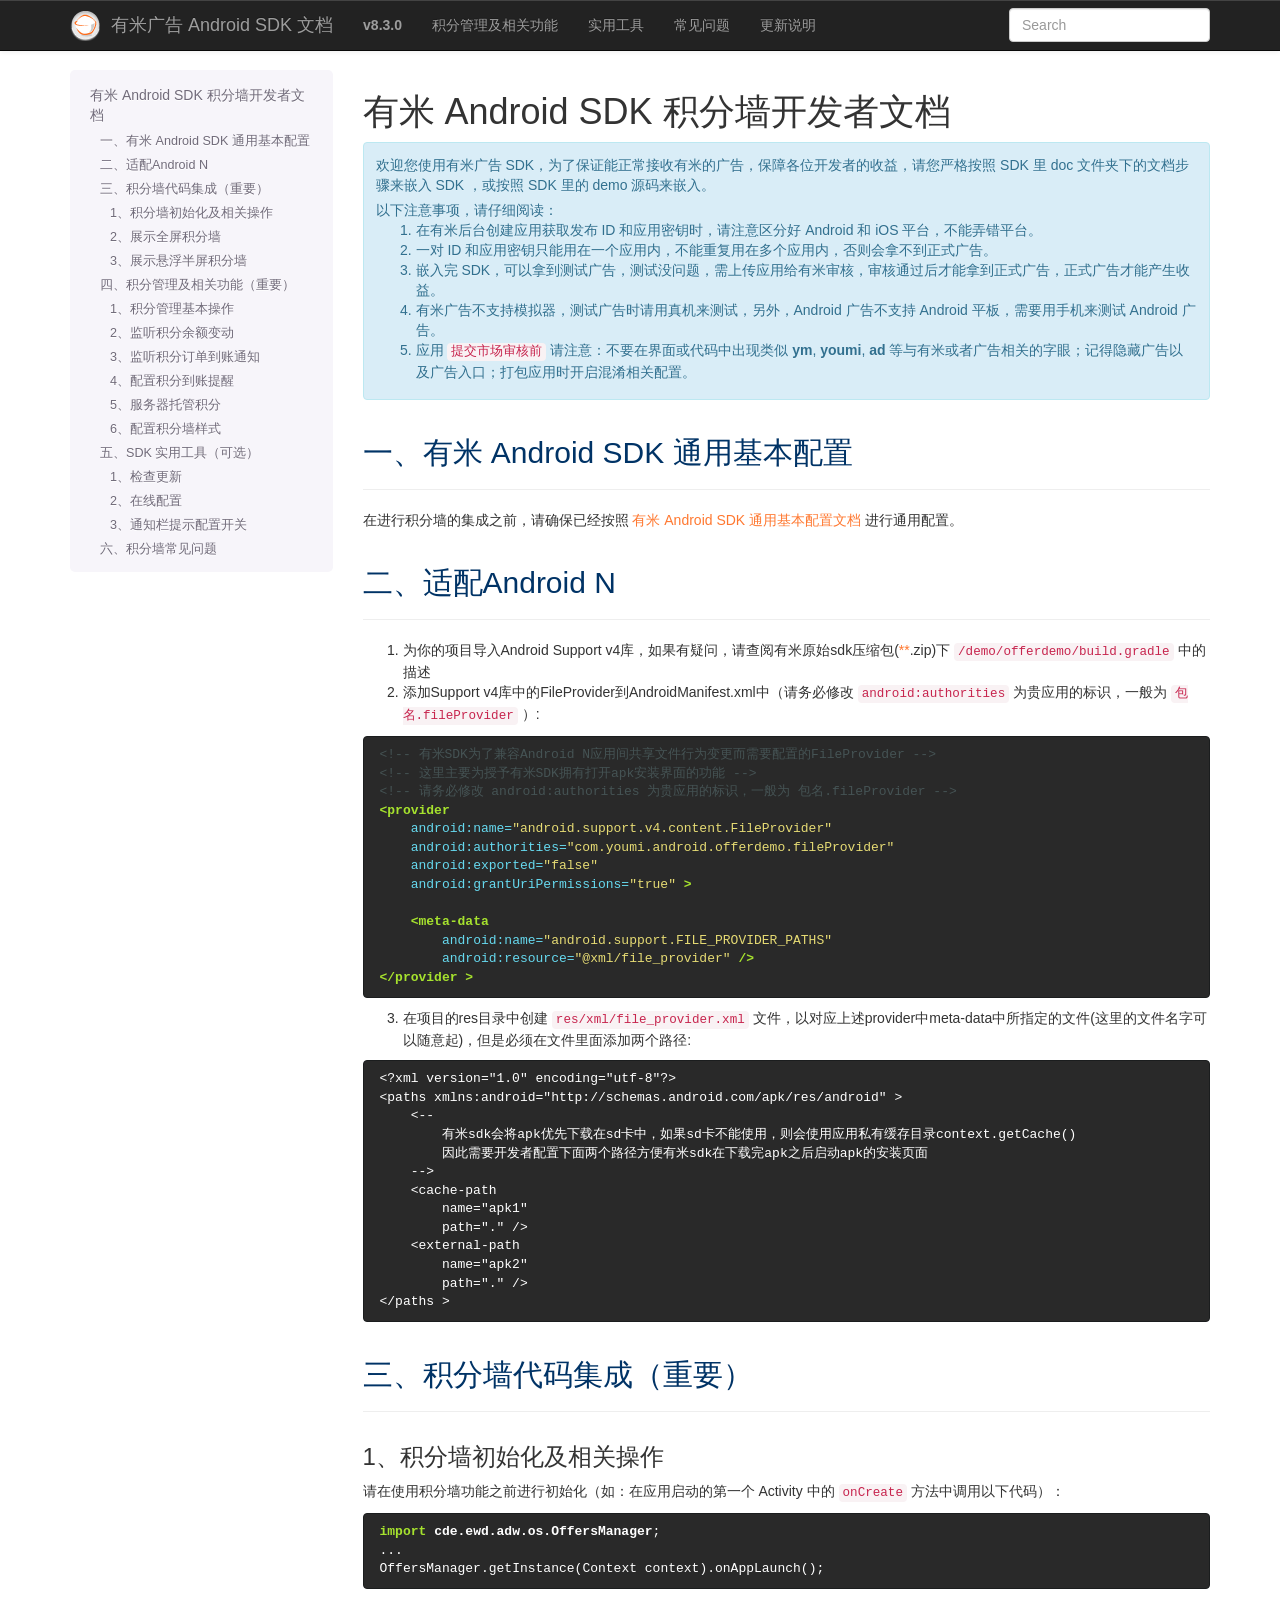
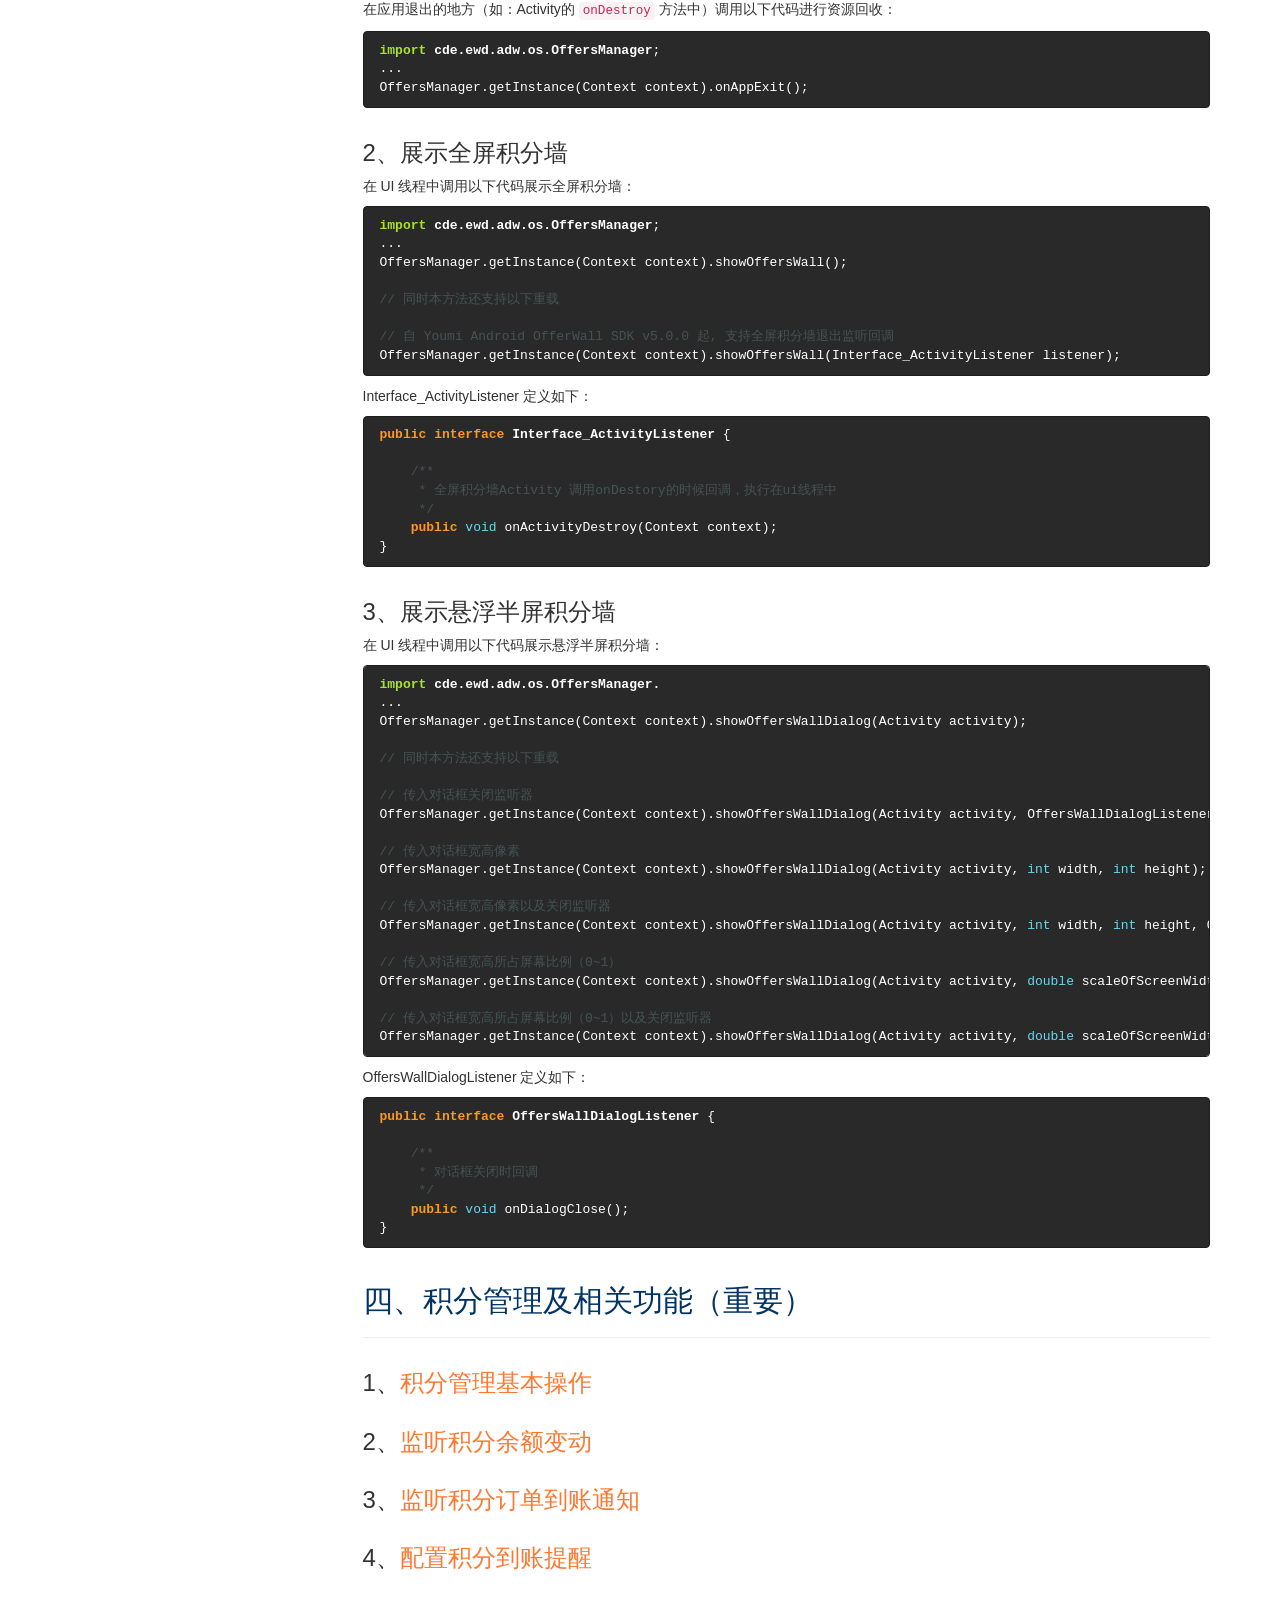
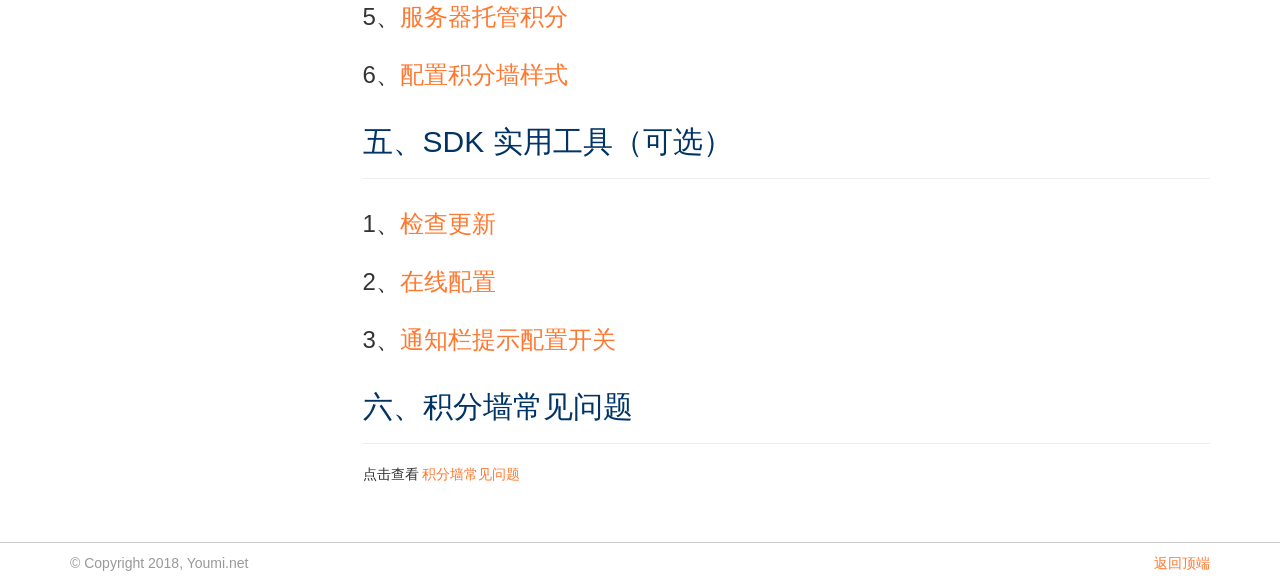
<file: 体验赚/SDK/有米数据版/YoumiAndroidSdk/doc/cn/有米AndroidSDK积分墙开发者文档.html>
<!DOCTYPE html>

<html xmlns="http://www.w3.org/1999/xhtml" lang="zh_CN">
  <head>
    <meta http-equiv="Content-Type" content="text/html; charset=utf-8" />
    <title>有米 Android SDK 积分墙开发者文档 &#8212; Youmi Android SDK Document v8.3.0 文档</title>
    <link rel="stylesheet" href="_static/basic.css" type="text/css" />
    <link rel="stylesheet" href="_static/pygments.css" type="text/css" />
    <link rel="stylesheet" href="_static/bootstrap-3.3.6/css/bootstrap.min.css" type="text/css" />
    <link rel="stylesheet" href="_static/bootstrap-3.3.6/css/bootstrap-theme.min.css" type="text/css" />
    <link rel="stylesheet" href="_static/bootstrap-sphinx.css" type="text/css" />
    <link rel="stylesheet" href="_static/youmi.css" type="text/css" />
    <script type="text/javascript">
      var DOCUMENTATION_OPTIONS = {
        URL_ROOT:    './',
        VERSION:     'v8.3.0',
        COLLAPSE_INDEX: false,
        FILE_SUFFIX: '.html',
        HAS_SOURCE:  true,
        SOURCELINK_SUFFIX: '.txt'
      };
    </script>
    <script type="text/javascript" src="_static/jquery.js"></script>
    <script type="text/javascript" src="_static/underscore.js"></script>
    <script type="text/javascript" src="_static/doctools.js"></script>
    <script type="text/javascript" src="_static/translations.js"></script>
    <script type="text/javascript" src="_static/js/jquery-1.11.0.min.js"></script>
    <script type="text/javascript" src="_static/js/jquery-fix.js"></script>
    <script type="text/javascript" src="_static/bootstrap-3.3.6/js/bootstrap.min.js"></script>
    <script type="text/javascript" src="_static/bootstrap-sphinx.js"></script>
    <link rel="index" title="索引" href="genindex.html" />
    <link rel="search" title="搜索" href="search.html" />
<meta charset='utf-8'>
<meta http-equiv='X-UA-Compatible' content='IE=edge,chrome=1'>
<meta name='viewport' content='width=device-width, initial-scale=1.0, maximum-scale=1'>
<meta name="apple-mobile-web-app-capable" content="yes">

  </head>
  <body>

  <div id="navbar" class="navbar navbar-inverse navbar-default navbar-fixed-top">
    <div class="container">
      <div class="navbar-header">
        <!-- .btn-navbar is used as the toggle for collapsed navbar content -->
        <button type="button" class="navbar-toggle" data-toggle="collapse" data-target=".nav-collapse">
          <span class="icon-bar"></span>
          <span class="icon-bar"></span>
          <span class="icon-bar"></span>
        </button>
        <a class="navbar-brand" href="index.html"><img src="_static/logo.png">
          有米广告 Android SDK 文档</a>
        <span class="navbar-text navbar-version pull-left"><b>v8.3.0</b></span>
      </div>

        <div class="collapse navbar-collapse nav-collapse">
          <ul class="nav navbar-nav">
            
                <li><a href="有米AndroidSDK积分管理及相关功能.html">积分管理及相关功能</a></li>
                <li><a href="有米AndroidSDK实用工具.html">实用工具</a></li>
                <li><a href="有米AndroidSDK常见问题.html">常见问题</a></li>
                <li><a href="changelog.html">更新说明</a></li>
            
            
              <li class="dropdown globaltoc-container">
  <a role="button"
     id="dLabelGlobalToc"
     data-toggle="dropdown"
     data-target="#"
     href="index.html">Site <b class="caret"></b></a>
  <ul class="dropdown-menu globaltoc"
      role="menu"
      aria-labelledby="dLabelGlobalToc"></ul>
</li>
              
            
            
              
                
              
            
            
            
            
          </ul>

          
            
<form class="navbar-form navbar-right" action="search.html" method="get">
 <div class="form-group">
  <input type="text" name="q" class="form-control" placeholder="Search" />
 </div>
  <input type="hidden" name="check_keywords" value="yes" />
  <input type="hidden" name="area" value="default" />
</form>
          
        </div>
    </div>
  </div>

<div class="container">
  <div class="row">
      <div class="col-md-3">
        <div id="sidebar" class="bs-sidenav" role="complementary"><ul>
<li><a class="reference internal" href="#">有米 Android SDK 积分墙开发者文档</a><ul>
<li><a class="reference internal" href="#id1">一、有米 Android SDK 通用基本配置</a></li>
<li><a class="reference internal" href="#android-n">二、适配Android N</a></li>
<li><a class="reference internal" href="#id5">三、积分墙代码集成（重要）</a><ul>
<li><a class="reference internal" href="#chap-ow-cn-3-1">1、积分墙初始化及相关操作</a></li>
<li><a class="reference internal" href="#id7">2、展示全屏积分墙</a></li>
<li><a class="reference internal" href="#id8">3、展示悬浮半屏积分墙</a></li>
</ul>
</li>
<li><a class="reference internal" href="#id9">四、积分管理及相关功能（重要）</a><ul>
<li><a class="reference internal" href="#id11">1、积分管理基本操作</a></li>
<li><a class="reference internal" href="#id13">2、监听积分余额变动</a></li>
<li><a class="reference internal" href="#id15">3、监听积分订单到账通知</a></li>
<li><a class="reference internal" href="#id17">4、配置积分到账提醒</a></li>
<li><a class="reference internal" href="#id19">5、服务器托管积分</a></li>
<li><a class="reference internal" href="#id21">6、配置积分墙样式</a></li>
</ul>
</li>
<li><a class="reference internal" href="#sdk">五、SDK 实用工具（可选）</a><ul>
<li><a class="reference internal" href="#id23">1、检查更新</a></li>
<li><a class="reference internal" href="#id25">2、在线配置</a></li>
<li><a class="reference internal" href="#id27">3、通知栏提示配置开关</a></li>
</ul>
</li>
<li><a class="reference internal" href="#id28">六、积分墙常见问题</a></li>
</ul>
</li>
</ul>

        </div>
      </div>
    <div class="col-md-9 content">
      
  <div class="section" id="android-sdk">
<h1>有米 Android SDK 积分墙开发者文档<a class="headerlink" href="#android-sdk" title="永久链接至标题">¶</a></h1>
<div class="admonition tip">
<p class="first admonition-title">小技巧</p>
<p>欢迎您使用有米广告 SDK，为了保证能正常接收有米的广告，保障各位开发者的收益，请您严格按照 SDK 里 doc 文件夹下的文档步骤来嵌入 SDK ，或按照 SDK 里的 demo 源码来嵌入。</p>
<p>以下注意事项，请仔细阅读：</p>
<ol class="last arabic simple">
<li>在有米后台创建应用获取发布 ID 和应用密钥时，请注意区分好 Android 和 iOS 平台，不能弄错平台。</li>
<li>一对 ID 和应用密钥只能用在一个应用内，不能重复用在多个应用内，否则会拿不到正式广告。</li>
<li>嵌入完 SDK，可以拿到测试广告，测试没问题，需上传应用给有米审核，审核通过后才能拿到正式广告，正式广告才能产生收益。</li>
<li>有米广告不支持模拟器，测试广告时请用真机来测试，另外，Android 广告不支持 Android 平板，需要用手机来测试 Android 广告。</li>
<li>应用 <code class="docutils literal"><span class="pre">提交市场审核前</span></code> 请注意：不要在界面或代码中出现类似 <strong>ym</strong>, <strong>youmi</strong>, <strong>ad</strong> 等与有米或者广告相关的字眼；记得隐藏广告以及广告入口；打包应用时开启混淆相关配置。</li>
</ol>
</div>
<div class="section" id="id1">
<h2>一、有米 Android SDK 通用基本配置<a class="headerlink" href="#id1" title="永久链接至标题">¶</a></h2>
<hr class="docutils" />
<p>在进行积分墙的集成之前，请确保已经按照 <a class="reference external" href="有米AndroidSDK通用基本配置文档.html">有米 Android SDK 通用基本配置文档</a> 进行通用配置。</p>
</div>
<div class="section" id="android-n">
<span id="chap-2"></span><h2>二、适配Android N<a class="headerlink" href="#android-n" title="永久链接至标题">¶</a></h2>
<hr class="docutils" />
<ol class="arabic simple">
<li>为你的项目导入Android Support v4库，如果有疑问，请查阅有米原始sdk压缩包(<a href="#id3"><span class="problematic" id="id4">**</span></a>.zip)下 <code class="docutils literal"><span class="pre">/demo/offerdemo/build.gradle</span></code> 中的描述</li>
<li>添加Support v4库中的FileProvider到AndroidManifest.xml中（请务必修改 <code class="docutils literal"><span class="pre">android:authorities</span></code> 为贵应用的标识，一般为 <code class="docutils literal"><span class="pre">包名.fileProvider</span></code> ）:</li>
</ol>
<div class="highlight-xml"><div class="highlight"><pre><span></span><span class="c">&lt;!-- 有米SDK为了兼容Android N应用间共享文件行为变更而需要配置的FileProvider --&gt;</span>
<span class="c">&lt;!-- 这里主要为授予有米SDK拥有打开apk安装界面的功能 --&gt;</span>
<span class="c">&lt;!-- 请务必修改 android:authorities 为贵应用的标识，一般为 包名.fileProvider --&gt;</span>
<span class="nt">&lt;provider</span>
    <span class="na">android:name=</span><span class="s">&quot;android.support.v4.content.FileProvider&quot;</span>
    <span class="na">android:authorities=</span><span class="s">&quot;com.youmi.android.offerdemo.fileProvider&quot;</span>
    <span class="na">android:exported=</span><span class="s">&quot;false&quot;</span>
    <span class="na">android:grantUriPermissions=</span><span class="s">&quot;true&quot;</span> <span class="nt">&gt;</span>

    <span class="nt">&lt;meta-data</span>
        <span class="na">android:name=</span><span class="s">&quot;android.support.FILE_PROVIDER_PATHS&quot;</span>
        <span class="na">android:resource=</span><span class="s">&quot;@xml/file_provider&quot;</span> <span class="nt">/&gt;</span>
<span class="nt">&lt;/provider &gt;</span>
</pre></div>
</div>
<ol class="arabic simple" start="3">
<li>在项目的res目录中创建 <code class="docutils literal"><span class="pre">res/xml/file_provider.xml</span></code> 文件，以对应上述provider中meta-data中所指定的文件(这里的文件名字可以随意起)，但是必须在文件里面添加两个路径:</li>
</ol>
<div class="highlight-xml"><div class="highlight"><pre><span></span>&lt;?xml version=&quot;1.0&quot; encoding=&quot;utf-8&quot;?&gt;
&lt;paths xmlns:android=&quot;http://schemas.android.com/apk/res/android&quot; &gt;
    &lt;--
        有米sdk会将apk优先下载在sd卡中，如果sd卡不能使用，则会使用应用私有缓存目录context.getCache()
        因此需要开发者配置下面两个路径方便有米sdk在下载完apk之后启动apk的安装页面
    --&gt;
    &lt;cache-path
        name=&quot;apk1&quot;
        path=&quot;.&quot; /&gt;
    &lt;external-path
        name=&quot;apk2&quot;
        path=&quot;.&quot; /&gt;
&lt;/paths &gt;
</pre></div>
</div>
</div>
<div class="section" id="id5">
<h2>三、积分墙代码集成（重要）<a class="headerlink" href="#id5" title="永久链接至标题">¶</a></h2>
<hr class="docutils" />
<div class="section" id="chap-ow-cn-3-1">
<span id="id6"></span><h3>1、积分墙初始化及相关操作<a class="headerlink" href="#chap-ow-cn-3-1" title="永久链接至标题">¶</a></h3>
<p>请在使用积分墙功能之前进行初始化（如：在应用启动的第一个 Activity 中的 <code class="docutils literal"><span class="pre">onCreate</span></code> 方法中调用以下代码）：</p>
<div class="highlight-java"><div class="highlight"><pre><span></span><span class="kn">import</span> <span class="nn">cde.ewd.adw.os.OffersManager</span><span class="o">;</span>
<span class="o">...</span>
<span class="n">OffersManager</span><span class="o">.</span><span class="na">getInstance</span><span class="o">(</span><span class="n">Context</span> <span class="n">context</span><span class="o">).</span><span class="na">onAppLaunch</span><span class="o">();</span>
</pre></div>
</div>
<p>在应用退出的地方（如：Activity的 <code class="docutils literal"><span class="pre">onDestroy</span></code> 方法中）调用以下代码进行资源回收：</p>
<div class="highlight-java"><div class="highlight"><pre><span></span><span class="kn">import</span> <span class="nn">cde.ewd.adw.os.OffersManager</span><span class="o">;</span>
<span class="o">...</span>
<span class="n">OffersManager</span><span class="o">.</span><span class="na">getInstance</span><span class="o">(</span><span class="n">Context</span> <span class="n">context</span><span class="o">).</span><span class="na">onAppExit</span><span class="o">();</span>
</pre></div>
</div>
</div>
<div class="section" id="id7">
<h3>2、展示全屏积分墙<a class="headerlink" href="#id7" title="永久链接至标题">¶</a></h3>
<p>在 UI 线程中调用以下代码展示全屏积分墙：</p>
<div class="highlight-java"><div class="highlight"><pre><span></span><span class="kn">import</span> <span class="nn">cde.ewd.adw.os.OffersManager</span><span class="o">;</span>
<span class="o">...</span>
<span class="n">OffersManager</span><span class="o">.</span><span class="na">getInstance</span><span class="o">(</span><span class="n">Context</span> <span class="n">context</span><span class="o">).</span><span class="na">showOffersWall</span><span class="o">();</span>

<span class="c1">// 同时本方法还支持以下重载</span>

<span class="c1">// 自 Youmi Android OfferWall SDK v5.0.0 起, 支持全屏积分墙退出监听回调</span>
<span class="n">OffersManager</span><span class="o">.</span><span class="na">getInstance</span><span class="o">(</span><span class="n">Context</span> <span class="n">context</span><span class="o">).</span><span class="na">showOffersWall</span><span class="o">(</span><span class="n">Interface_ActivityListener</span> <span class="n">listener</span><span class="o">);</span>
</pre></div>
</div>
<p>Interface_ActivityListener 定义如下：</p>
<div class="highlight-java"><div class="highlight"><pre><span></span><span class="kd">public</span> <span class="kd">interface</span> <span class="nc">Interface_ActivityListener</span> <span class="o">{</span>

    <span class="cm">/**</span>
<span class="cm">     * 全屏积分墙Activity 调用onDestory的时候回调，执行在ui线程中</span>
<span class="cm">     */</span>
    <span class="kd">public</span> <span class="kt">void</span> <span class="nf">onActivityDestroy</span><span class="o">(</span><span class="n">Context</span> <span class="n">context</span><span class="o">);</span>
<span class="o">}</span>
</pre></div>
</div>
</div>
<div class="section" id="id8">
<h3>3、展示悬浮半屏积分墙<a class="headerlink" href="#id8" title="永久链接至标题">¶</a></h3>
<p>在 UI 线程中调用以下代码展示悬浮半屏积分墙：</p>
<div class="highlight-java"><div class="highlight"><pre><span></span><span class="kn">import</span> <span class="nn">cde.ewd.adw.os.OffersManager.</span>
<span class="o">...</span>
<span class="n">OffersManager</span><span class="o">.</span><span class="na">getInstance</span><span class="o">(</span><span class="n">Context</span> <span class="n">context</span><span class="o">).</span><span class="na">showOffersWallDialog</span><span class="o">(</span><span class="n">Activity</span> <span class="n">activity</span><span class="o">);</span>

<span class="c1">// 同时本方法还支持以下重载</span>

<span class="c1">// 传入对话框关闭监听器</span>
<span class="n">OffersManager</span><span class="o">.</span><span class="na">getInstance</span><span class="o">(</span><span class="n">Context</span> <span class="n">context</span><span class="o">).</span><span class="na">showOffersWallDialog</span><span class="o">(</span><span class="n">Activity</span> <span class="n">activity</span><span class="o">,</span> <span class="n">OffersWallDialogListener</span> <span class="n">listener</span><span class="o">);</span>

<span class="c1">// 传入对话框宽高像素</span>
<span class="n">OffersManager</span><span class="o">.</span><span class="na">getInstance</span><span class="o">(</span><span class="n">Context</span> <span class="n">context</span><span class="o">).</span><span class="na">showOffersWallDialog</span><span class="o">(</span><span class="n">Activity</span> <span class="n">activity</span><span class="o">,</span> <span class="kt">int</span> <span class="n">width</span><span class="o">,</span> <span class="kt">int</span> <span class="n">height</span><span class="o">);</span>

<span class="c1">// 传入对话框宽高像素以及关闭监听器</span>
<span class="n">OffersManager</span><span class="o">.</span><span class="na">getInstance</span><span class="o">(</span><span class="n">Context</span> <span class="n">context</span><span class="o">).</span><span class="na">showOffersWallDialog</span><span class="o">(</span><span class="n">Activity</span> <span class="n">activity</span><span class="o">,</span> <span class="kt">int</span> <span class="n">width</span><span class="o">,</span> <span class="kt">int</span> <span class="n">height</span><span class="o">,</span> <span class="n">OffersWallDialogListener</span> <span class="n">listener</span><span class="o">);</span>

<span class="c1">// 传入对话框宽高所占屏幕比例（0~1）</span>
<span class="n">OffersManager</span><span class="o">.</span><span class="na">getInstance</span><span class="o">(</span><span class="n">Context</span> <span class="n">context</span><span class="o">).</span><span class="na">showOffersWallDialog</span><span class="o">(</span><span class="n">Activity</span> <span class="n">activity</span><span class="o">,</span> <span class="kt">double</span> <span class="n">scaleOfScreenWidth</span><span class="o">,</span> <span class="kt">double</span> <span class="n">scaleOfScreenHeight</span><span class="o">);</span>

<span class="c1">// 传入对话框宽高所占屏幕比例（0~1）以及关闭监听器</span>
<span class="n">OffersManager</span><span class="o">.</span><span class="na">getInstance</span><span class="o">(</span><span class="n">Context</span> <span class="n">context</span><span class="o">).</span><span class="na">showOffersWallDialog</span><span class="o">(</span><span class="n">Activity</span> <span class="n">activity</span><span class="o">,</span> <span class="kt">double</span> <span class="n">scaleOfScreenWidth</span><span class="o">,</span> <span class="kt">double</span> <span class="n">scaleOfScreenHeight</span><span class="o">,</span> <span class="n">OffersWallDialogListener</span> <span class="n">listener</span><span class="o">);</span>
</pre></div>
</div>
<p>OffersWallDialogListener 定义如下：</p>
<div class="highlight-java"><div class="highlight"><pre><span></span><span class="kd">public</span> <span class="kd">interface</span> <span class="nc">OffersWallDialogListener</span> <span class="o">{</span>

    <span class="cm">/**</span>
<span class="cm">     * 对话框关闭时回调</span>
<span class="cm">     */</span>
    <span class="kd">public</span> <span class="kt">void</span> <span class="nf">onDialogClose</span><span class="o">();</span>
<span class="o">}</span>
</pre></div>
</div>
</div>
</div>
<div class="section" id="id9">
<h2>四、积分管理及相关功能（重要）<a class="headerlink" href="#id9" title="永久链接至标题">¶</a></h2>
<hr class="docutils" />
<div class="section" id="id11">
<h3>1、<a class="reference external" href="有米AndroidSDK积分管理及相关功能.html">积分管理基本操作</a><a class="headerlink" href="#id11" title="永久链接至标题">¶</a></h3>
</div>
<div class="section" id="id13">
<h3>2、<a class="reference external" href="有米AndroidSDK积分管理及相关功能.html#chap-2-2">监听积分余额变动</a><a class="headerlink" href="#id13" title="永久链接至标题">¶</a></h3>
</div>
<div class="section" id="id15">
<h3>3、<a class="reference external" href="有米AndroidSDK积分管理及相关功能.html#chap-2-3">监听积分订单到账通知</a><a class="headerlink" href="#id15" title="永久链接至标题">¶</a></h3>
</div>
<div class="section" id="id17">
<h3>4、<a class="reference external" href="有米AndroidSDK积分管理及相关功能.html#chap-2-4">配置积分到账提醒</a><a class="headerlink" href="#id17" title="永久链接至标题">¶</a></h3>
</div>
<div class="section" id="id19">
<h3>5、<a class="reference external" href="有米AndroidSDK积分管理及相关功能.html#chap-3">服务器托管积分</a><a class="headerlink" href="#id19" title="永久链接至标题">¶</a></h3>
</div>
<div class="section" id="id21">
<h3>6、<a class="reference external" href="有米AndroidSDK积分管理及相关功能.html#chap-4">配置积分墙样式</a><a class="headerlink" href="#id21" title="永久链接至标题">¶</a></h3>
</div>
</div>
<div class="section" id="sdk">
<h2>五、SDK 实用工具（可选）<a class="headerlink" href="#sdk" title="永久链接至标题">¶</a></h2>
<hr class="docutils" />
<div class="section" id="id23">
<h3>1、<a class="reference external" href="有米AndroidSDK实用工具.html#chap-1">检查更新</a><a class="headerlink" href="#id23" title="永久链接至标题">¶</a></h3>
</div>
<div class="section" id="id25">
<h3>2、<a class="reference external" href="有米AndroidSDK实用工具.html#chap-2">在线配置</a><a class="headerlink" href="#id25" title="永久链接至标题">¶</a></h3>
</div>
<div class="section" id="id27">
<h3>3、<a class="reference external" href="有米AndroidSDK实用工具.html#chap-3">通知栏提示配置开关</a><a class="headerlink" href="#id27" title="永久链接至标题">¶</a></h3>
</div>
</div>
<div class="section" id="id28">
<h2>六、积分墙常见问题<a class="headerlink" href="#id28" title="永久链接至标题">¶</a></h2>
<hr class="docutils" />
<p>点击查看 <a class="reference external" href="有米AndroidSDK常见问题.html#chap-faq-cn-2">积分墙常见问题</a></p>
</div>
</div>


    </div>
      
  </div>
</div>
    <footer class="footer">
        <div class="container">
            <p class="pull-right"><a href="#">返回顶端</a></p>
            <p>© Copyright 2018, Youmi.net</p>
        </div>
    </footer>
    <script>
        $("#dLabelLocalToc").html('导航 <b class="caret"></b>');
        $(".admonition-title").html('注意：');
    </script>

  </body>
</html>
</file>
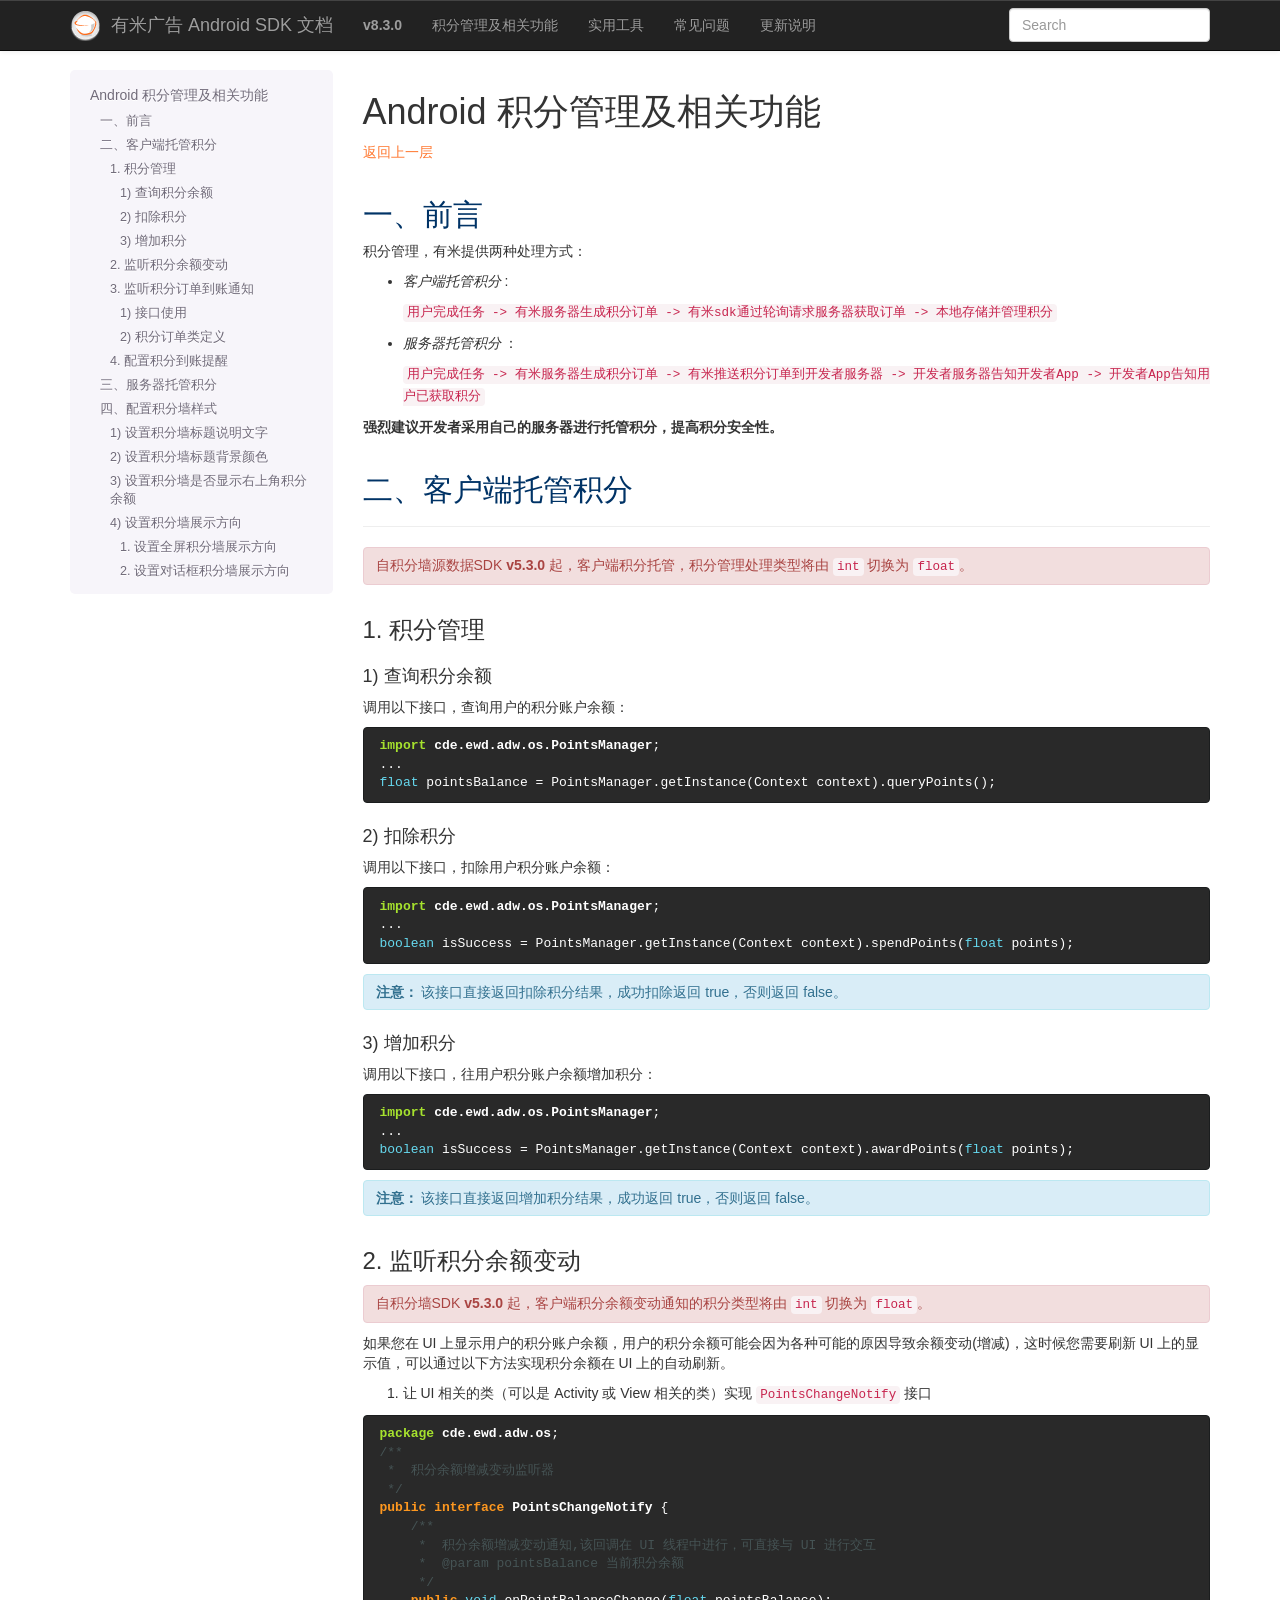
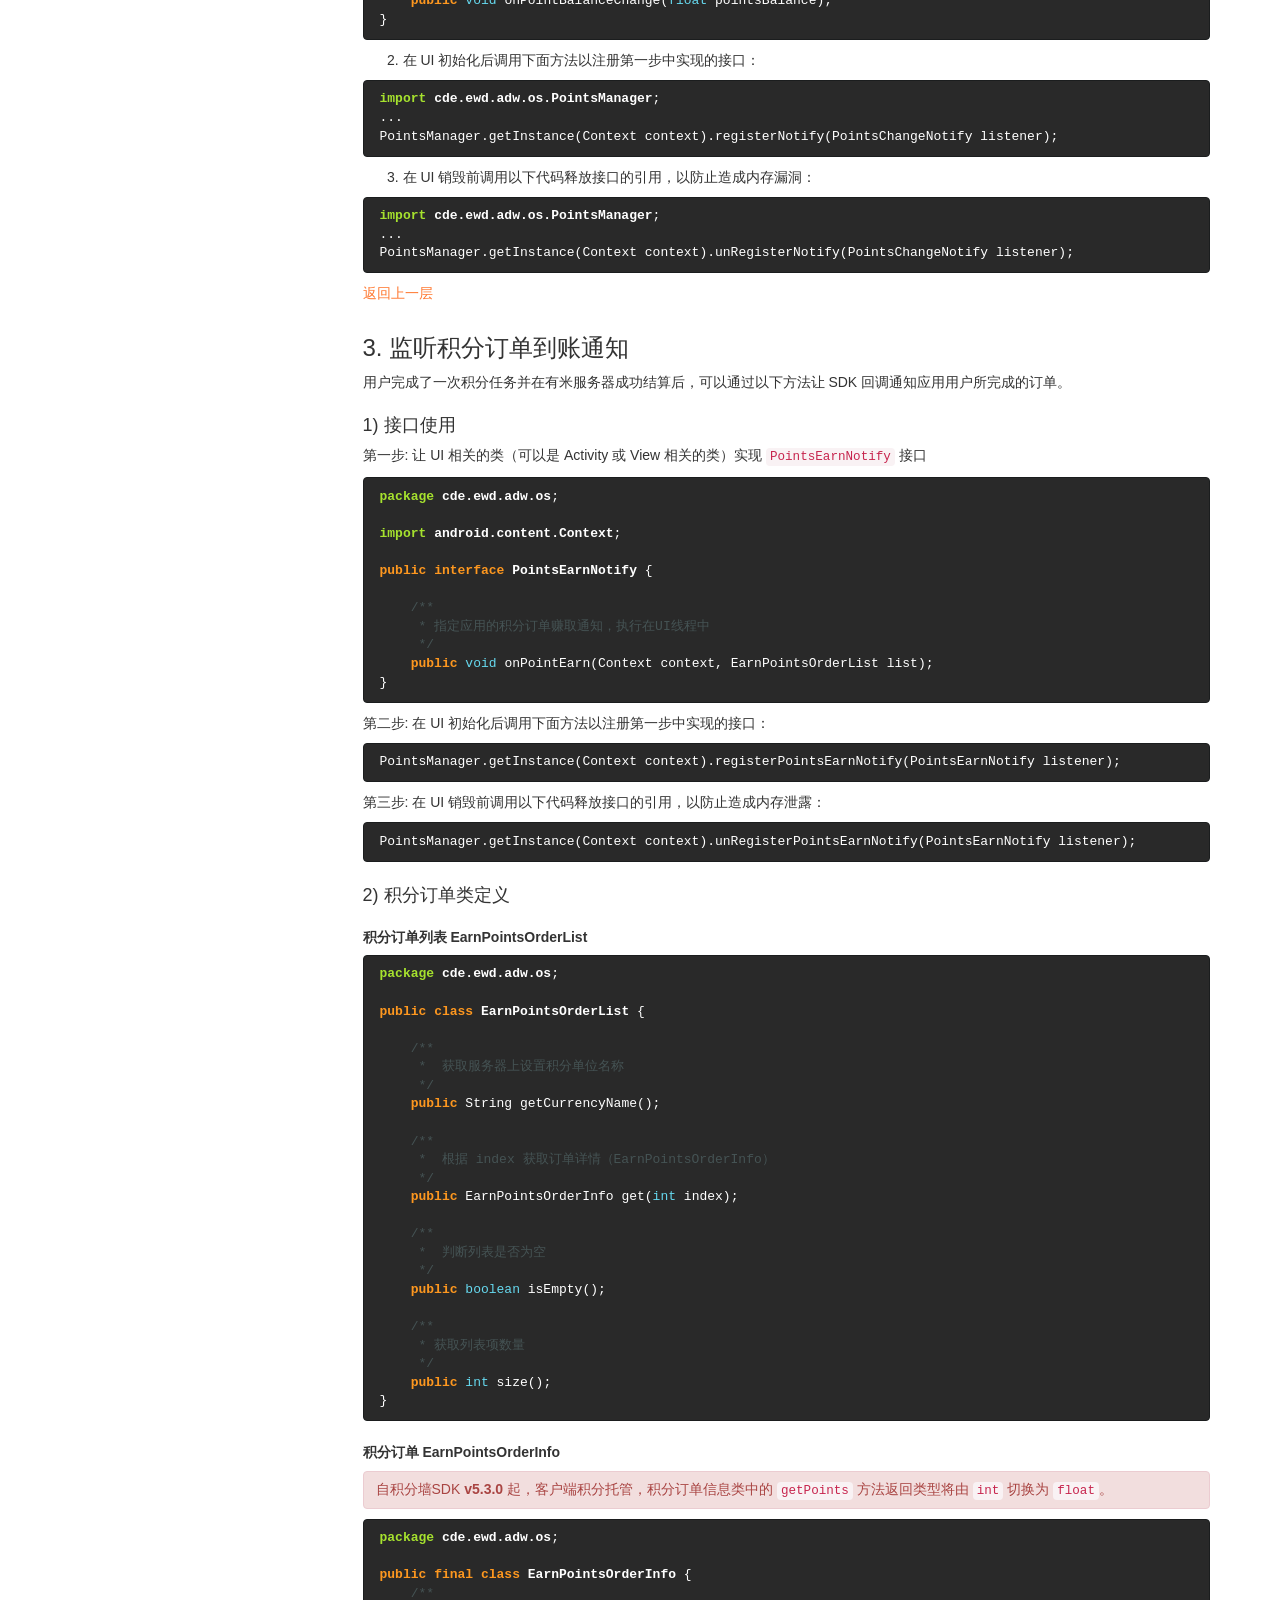
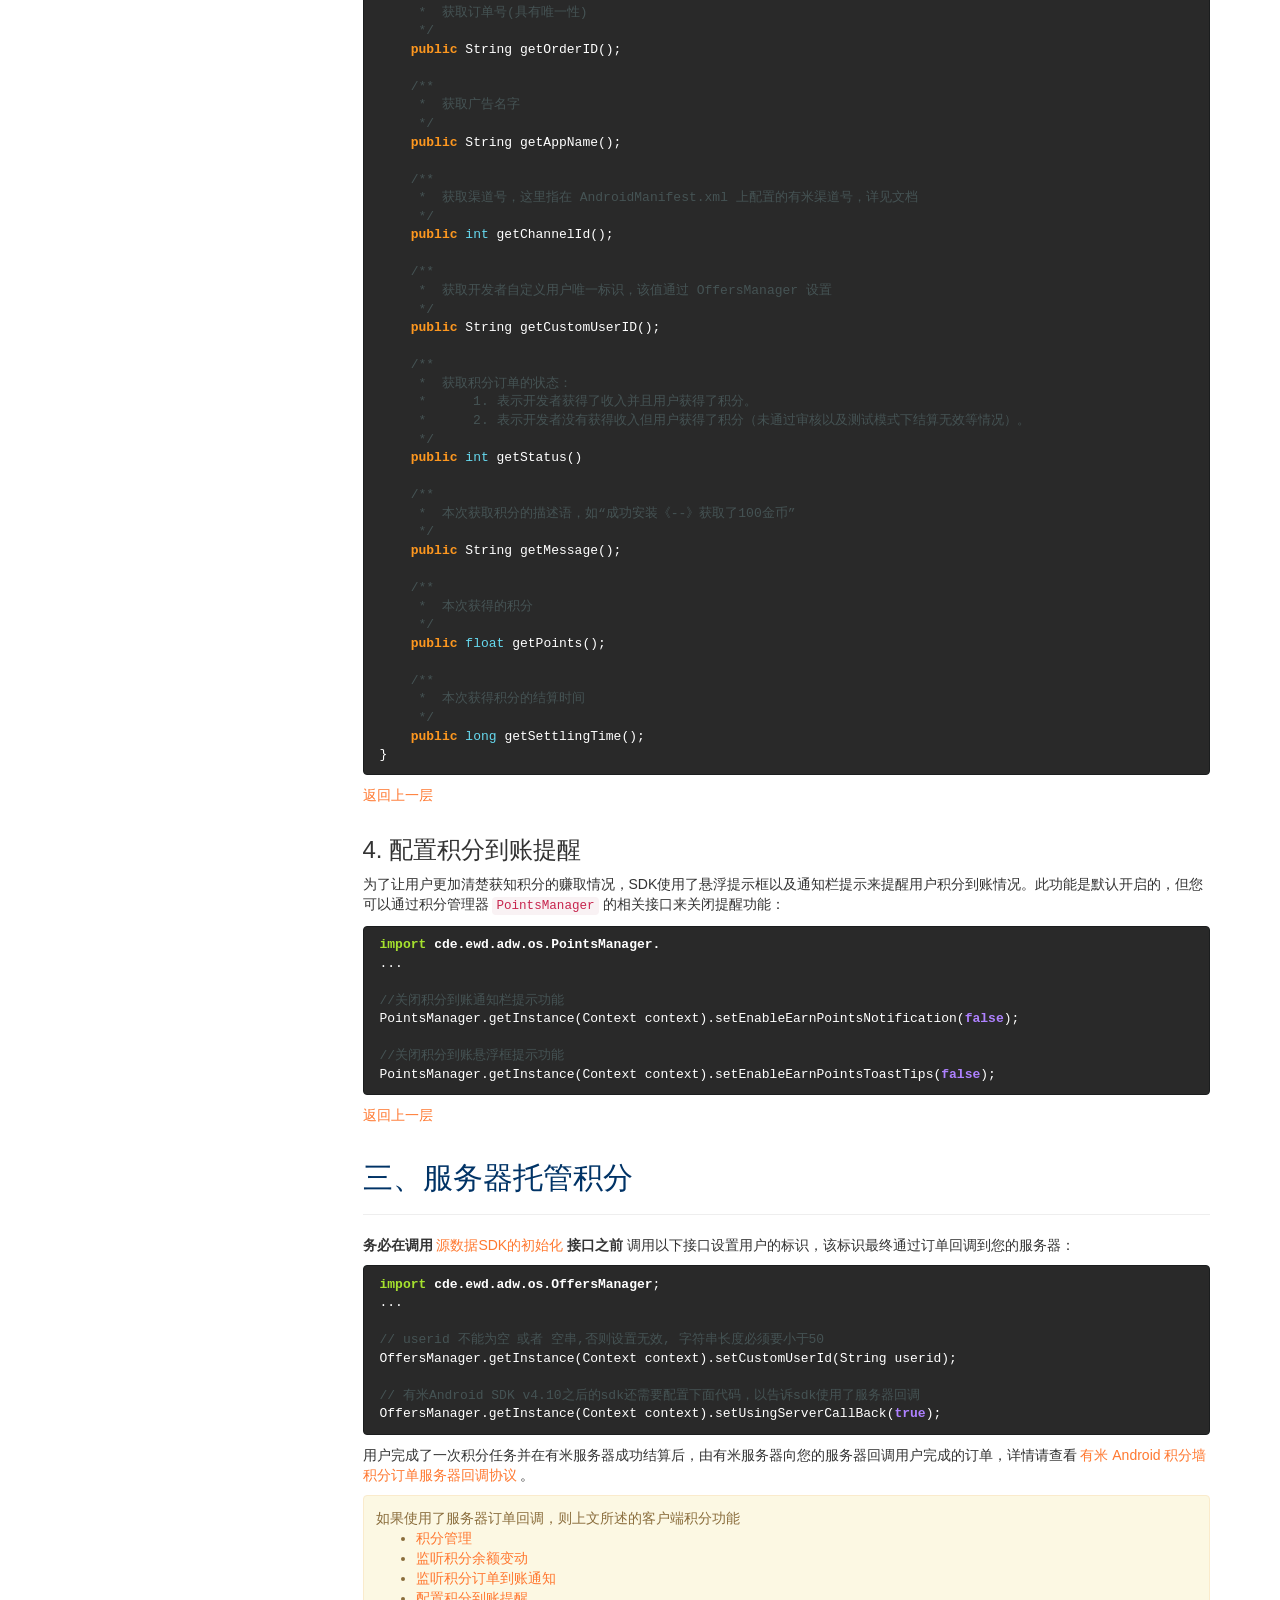
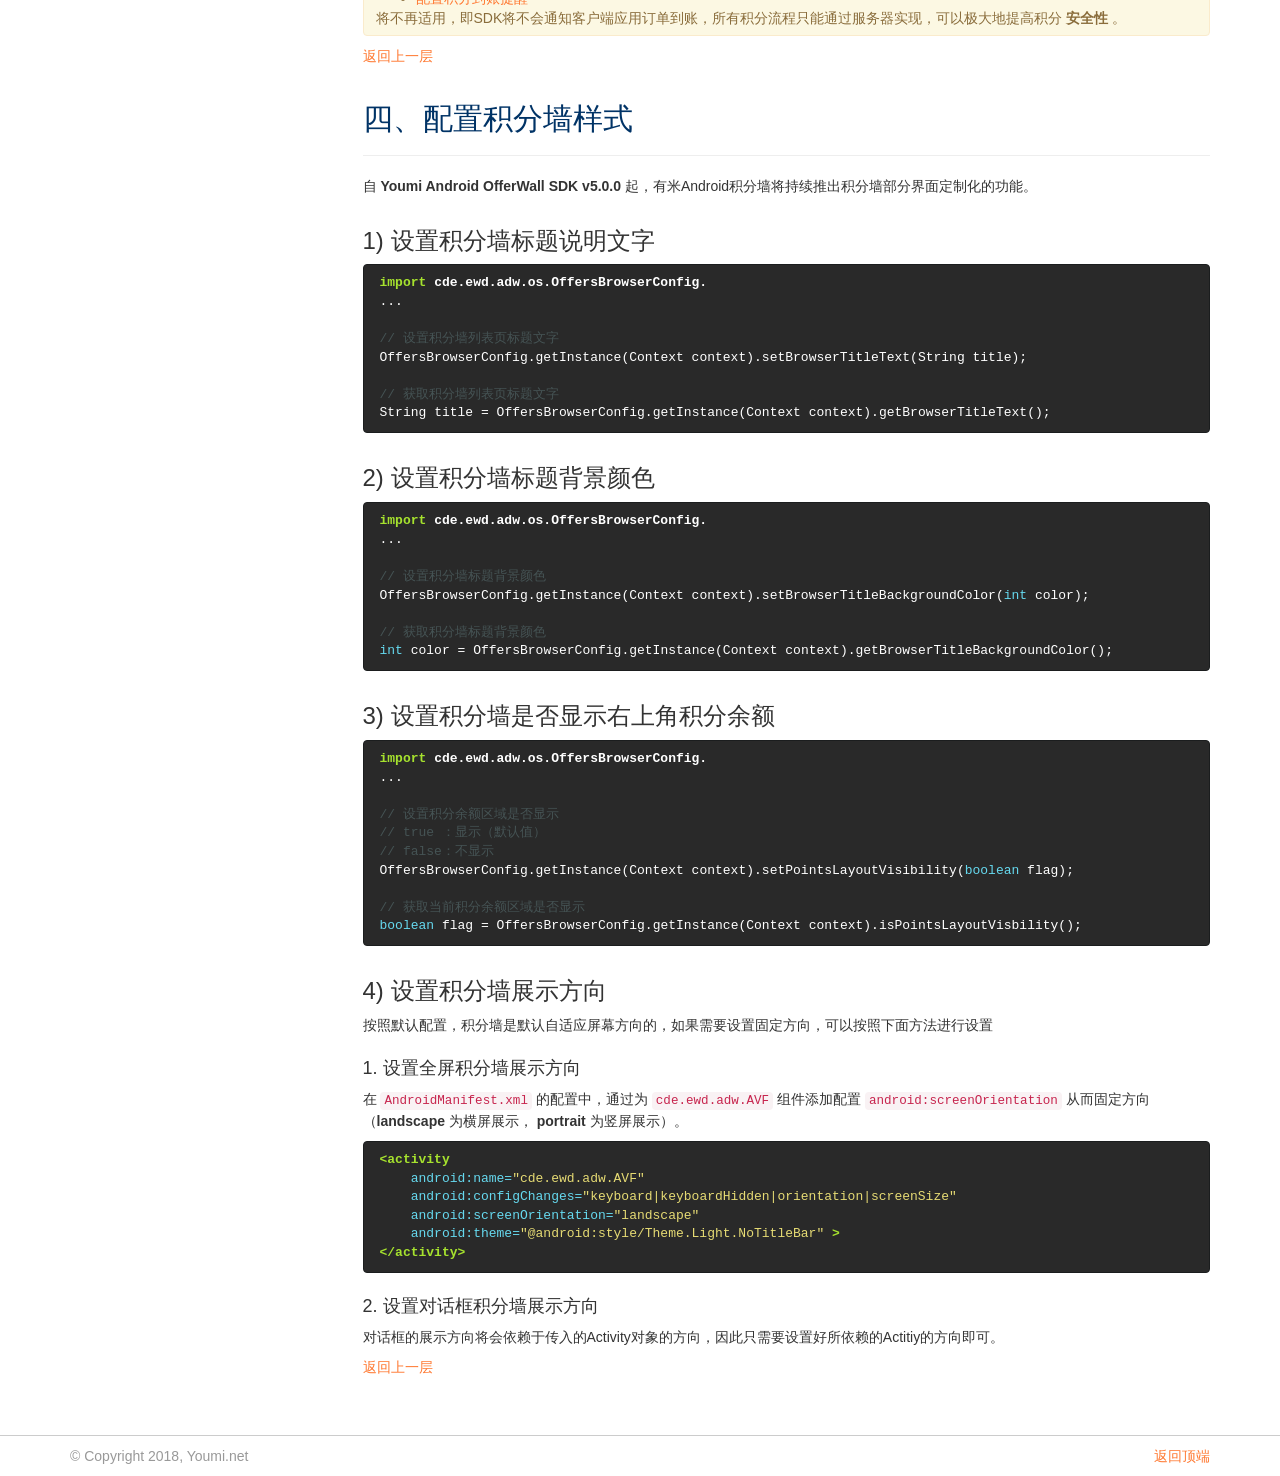
<file: 体验赚/SDK/有米数据版/YoumiAndroidSdk/doc/cn/有米AndroidSDK积分管理及相关功能.html>
<!DOCTYPE html>

<html xmlns="http://www.w3.org/1999/xhtml" lang="zh_CN">
  <head>
    <meta http-equiv="Content-Type" content="text/html; charset=utf-8" />
    <title>Android 积分管理及相关功能 &#8212; Youmi Android SDK Document v8.3.0 文档</title>
    <link rel="stylesheet" href="_static/basic.css" type="text/css" />
    <link rel="stylesheet" href="_static/pygments.css" type="text/css" />
    <link rel="stylesheet" href="_static/bootstrap-3.3.6/css/bootstrap.min.css" type="text/css" />
    <link rel="stylesheet" href="_static/bootstrap-3.3.6/css/bootstrap-theme.min.css" type="text/css" />
    <link rel="stylesheet" href="_static/bootstrap-sphinx.css" type="text/css" />
    <link rel="stylesheet" href="_static/youmi.css" type="text/css" />
    <script type="text/javascript">
      var DOCUMENTATION_OPTIONS = {
        URL_ROOT:    './',
        VERSION:     'v8.3.0',
        COLLAPSE_INDEX: false,
        FILE_SUFFIX: '.html',
        HAS_SOURCE:  true,
        SOURCELINK_SUFFIX: '.txt'
      };
    </script>
    <script type="text/javascript" src="_static/jquery.js"></script>
    <script type="text/javascript" src="_static/underscore.js"></script>
    <script type="text/javascript" src="_static/doctools.js"></script>
    <script type="text/javascript" src="_static/translations.js"></script>
    <script type="text/javascript" src="_static/js/jquery-1.11.0.min.js"></script>
    <script type="text/javascript" src="_static/js/jquery-fix.js"></script>
    <script type="text/javascript" src="_static/bootstrap-3.3.6/js/bootstrap.min.js"></script>
    <script type="text/javascript" src="_static/bootstrap-sphinx.js"></script>
    <link rel="index" title="索引" href="genindex.html" />
    <link rel="search" title="搜索" href="search.html" />
<meta charset='utf-8'>
<meta http-equiv='X-UA-Compatible' content='IE=edge,chrome=1'>
<meta name='viewport' content='width=device-width, initial-scale=1.0, maximum-scale=1'>
<meta name="apple-mobile-web-app-capable" content="yes">

  </head>
  <body>

  <div id="navbar" class="navbar navbar-inverse navbar-default navbar-fixed-top">
    <div class="container">
      <div class="navbar-header">
        <!-- .btn-navbar is used as the toggle for collapsed navbar content -->
        <button type="button" class="navbar-toggle" data-toggle="collapse" data-target=".nav-collapse">
          <span class="icon-bar"></span>
          <span class="icon-bar"></span>
          <span class="icon-bar"></span>
        </button>
        <a class="navbar-brand" href="index.html"><img src="_static/logo.png">
          有米广告 Android SDK 文档</a>
        <span class="navbar-text navbar-version pull-left"><b>v8.3.0</b></span>
      </div>

        <div class="collapse navbar-collapse nav-collapse">
          <ul class="nav navbar-nav">
            
                <li><a href="#">积分管理及相关功能</a></li>
                <li><a href="有米AndroidSDK实用工具.html">实用工具</a></li>
                <li><a href="有米AndroidSDK常见问题.html">常见问题</a></li>
                <li><a href="changelog.html">更新说明</a></li>
            
            
              <li class="dropdown globaltoc-container">
  <a role="button"
     id="dLabelGlobalToc"
     data-toggle="dropdown"
     data-target="#"
     href="index.html">Site <b class="caret"></b></a>
  <ul class="dropdown-menu globaltoc"
      role="menu"
      aria-labelledby="dLabelGlobalToc"></ul>
</li>
              
            
            
              
                
              
            
            
            
            
          </ul>

          
            
<form class="navbar-form navbar-right" action="search.html" method="get">
 <div class="form-group">
  <input type="text" name="q" class="form-control" placeholder="Search" />
 </div>
  <input type="hidden" name="check_keywords" value="yes" />
  <input type="hidden" name="area" value="default" />
</form>
          
        </div>
    </div>
  </div>

<div class="container">
  <div class="row">
      <div class="col-md-3">
        <div id="sidebar" class="bs-sidenav" role="complementary"><ul>
<li><a class="reference internal" href="#">Android 积分管理及相关功能</a><ul>
<li><a class="reference internal" href="#chap-1">一、前言</a></li>
<li><a class="reference internal" href="#chap-2">二、客户端托管积分</a><ul>
<li><a class="reference internal" href="#chap-2-1">1. 积分管理</a><ul>
<li><a class="reference internal" href="#id5">1) 查询积分余额</a></li>
<li><a class="reference internal" href="#id6">2) 扣除积分</a></li>
<li><a class="reference internal" href="#id7">3) 增加积分</a></li>
</ul>
</li>
<li><a class="reference internal" href="#chap-2-2">2. 监听积分余额变动</a></li>
<li><a class="reference internal" href="#chap-2-3">3. 监听积分订单到账通知</a><ul>
<li><a class="reference internal" href="#id11">1) 接口使用</a></li>
<li><a class="reference internal" href="#id12">2) 积分订单类定义</a></li>
</ul>
</li>
<li><a class="reference internal" href="#chap-2-4">4. 配置积分到账提醒</a></li>
</ul>
</li>
<li><a class="reference internal" href="#chap-3">三、服务器托管积分</a></li>
<li><a class="reference internal" href="#chap-4">四、配置积分墙样式</a><ul>
<li><a class="reference internal" href="#id24">1) 设置积分墙标题说明文字</a></li>
<li><a class="reference internal" href="#id25">2) 设置积分墙标题背景颜色</a></li>
<li><a class="reference internal" href="#id26">3) 设置积分墙是否显示右上角积分余额</a></li>
<li><a class="reference internal" href="#id27">4) 设置积分墙展示方向</a><ul>
<li><a class="reference internal" href="#id28">1. 设置全屏积分墙展示方向</a></li>
<li><a class="reference internal" href="#id29">2. 设置对话框积分墙展示方向</a></li>
</ul>
</li>
</ul>
</li>
</ul>
</li>
</ul>

        </div>
      </div>
    <div class="col-md-9 content">
      
  <div class="section" id="android">
<h1>Android 积分管理及相关功能<a class="headerlink" href="#android" title="永久链接至标题">¶</a></h1>
<p><a class="reference external" href="javascript:history.back();">返回上一层</a></p>
<div class="section" id="chap-1">
<span id="id2"></span><h2>一、前言<a class="headerlink" href="#chap-1" title="永久链接至标题">¶</a></h2>
<p>积分管理，有米提供两种处理方式：</p>
<ul>
<li><p class="first"><em>客户端托管积分</em> :</p>
<p><code class="docutils literal"><span class="pre">用户完成任务</span> <span class="pre">-&gt;</span> <span class="pre">有米服务器生成积分订单</span> <span class="pre">-&gt;</span> <span class="pre">有米sdk通过轮询请求服务器获取订单</span> <span class="pre">-&gt;</span> <span class="pre">本地存储并管理积分</span></code></p>
</li>
<li><p class="first"><em>服务器托管积分</em> ：</p>
<p><code class="docutils literal"><span class="pre">用户完成任务</span> <span class="pre">-&gt;</span> <span class="pre">有米服务器生成积分订单</span> <span class="pre">-&gt;</span> <span class="pre">有米推送积分订单到开发者服务器</span> <span class="pre">-&gt;</span> <span class="pre">开发者服务器告知开发者App</span> <span class="pre">-&gt;</span> <span class="pre">开发者App告知用户已获取积分</span></code></p>
</li>
</ul>
<p><strong>强烈建议开发者采用自己的服务器进行托管积分，提高积分安全性。</strong></p>
</div>
<div class="section" id="chap-2">
<span id="id3"></span><h2>二、客户端托管积分<a class="headerlink" href="#chap-2" title="永久链接至标题">¶</a></h2>
<hr class="docutils" />
<div class="admonition danger">
<p class="first admonition-title">危险</p>
<p class="last">自积分墙源数据SDK <strong>v5.3.0</strong> 起，客户端积分托管，积分管理处理类型将由 <code class="docutils literal"><span class="pre">int</span></code> 切换为 <code class="docutils literal"><span class="pre">float</span></code>。</p>
</div>
<div class="section" id="chap-2-1">
<span id="id4"></span><h3>1. 积分管理<a class="headerlink" href="#chap-2-1" title="永久链接至标题">¶</a></h3>
<div class="section" id="id5">
<h4>1) 查询积分余额<a class="headerlink" href="#id5" title="永久链接至标题">¶</a></h4>
<p>调用以下接口，查询用户的积分账户余额：</p>
<div class="highlight-java"><div class="highlight"><pre><span></span><span class="kn">import</span> <span class="nn">cde.ewd.adw.os.PointsManager</span><span class="o">;</span>
<span class="o">...</span>
<span class="kt">float</span> <span class="n">pointsBalance</span> <span class="o">=</span> <span class="n">PointsManager</span><span class="o">.</span><span class="na">getInstance</span><span class="o">(</span><span class="n">Context</span> <span class="n">context</span><span class="o">).</span><span class="na">queryPoints</span><span class="o">();</span>
</pre></div>
</div>
</div>
<div class="section" id="id6">
<h4>2) 扣除积分<a class="headerlink" href="#id6" title="永久链接至标题">¶</a></h4>
<p>调用以下接口，扣除用户积分账户余额：</p>
<div class="highlight-java"><div class="highlight"><pre><span></span><span class="kn">import</span> <span class="nn">cde.ewd.adw.os.PointsManager</span><span class="o">;</span>
<span class="o">...</span>
<span class="kt">boolean</span> <span class="n">isSuccess</span> <span class="o">=</span> <span class="n">PointsManager</span><span class="o">.</span><span class="na">getInstance</span><span class="o">(</span><span class="n">Context</span> <span class="n">context</span><span class="o">).</span><span class="na">spendPoints</span><span class="o">(</span><span class="kt">float</span> <span class="n">points</span><span class="o">);</span>
</pre></div>
</div>
<div class="admonition tip">
<p class="first admonition-title">小技巧</p>
<p class="last"><strong>注意：</strong> 该接口直接返回扣除积分结果，成功扣除返回 true，否则返回 false。</p>
</div>
</div>
<div class="section" id="id7">
<h4>3) 增加积分<a class="headerlink" href="#id7" title="永久链接至标题">¶</a></h4>
<p>调用以下接口，往用户积分账户余额增加积分：</p>
<div class="highlight-java"><div class="highlight"><pre><span></span><span class="kn">import</span> <span class="nn">cde.ewd.adw.os.PointsManager</span><span class="o">;</span>
<span class="o">...</span>
<span class="kt">boolean</span> <span class="n">isSuccess</span> <span class="o">=</span> <span class="n">PointsManager</span><span class="o">.</span><span class="na">getInstance</span><span class="o">(</span><span class="n">Context</span> <span class="n">context</span><span class="o">).</span><span class="na">awardPoints</span><span class="o">(</span><span class="kt">float</span> <span class="n">points</span><span class="o">);</span>
</pre></div>
</div>
<div class="admonition tip">
<p class="first admonition-title">小技巧</p>
<p class="last"><strong>注意：</strong> 该接口直接返回增加积分结果，成功返回 true，否则返回 false。</p>
</div>
</div>
</div>
<div class="section" id="chap-2-2">
<span id="id8"></span><h3>2. 监听积分余额变动<a class="headerlink" href="#chap-2-2" title="永久链接至标题">¶</a></h3>
<div class="admonition danger">
<p class="first admonition-title">危险</p>
<p class="last">自积分墙SDK <strong>v5.3.0</strong> 起，客户端积分余额变动通知的积分类型将由 <code class="docutils literal"><span class="pre">int</span></code> 切换为 <code class="docutils literal"><span class="pre">float</span></code>。</p>
</div>
<p>如果您在 UI 上显示用户的积分账户余额，用户的积分余额可能会因为各种可能的原因导致余额变动(增减)，这时候您需要刷新 UI 上的显示值，可以通过以下方法实现积分余额在 UI 上的自动刷新。</p>
<ol class="arabic simple">
<li>让 UI 相关的类（可以是 Activity 或 View 相关的类）实现 <code class="docutils literal"><span class="pre">PointsChangeNotify</span></code> 接口</li>
</ol>
<div class="highlight-java"><div class="highlight"><pre><span></span><span class="kn">package</span> <span class="nn">cde.ewd.adw.os</span><span class="o">;</span>
<span class="cm">/**</span>
<span class="cm"> *  积分余额增减变动监听器</span>
<span class="cm"> */</span>
<span class="kd">public</span> <span class="kd">interface</span> <span class="nc">PointsChangeNotify</span> <span class="o">{</span>
    <span class="cm">/**</span>
<span class="cm">     *  积分余额增减变动通知,该回调在 UI 线程中进行，可直接与 UI 进行交互</span>
<span class="cm">     *  @param pointsBalance 当前积分余额</span>
<span class="cm">     */</span>
    <span class="kd">public</span> <span class="kt">void</span> <span class="nf">onPointBalanceChange</span><span class="o">(</span><span class="kt">float</span> <span class="n">pointsBalance</span><span class="o">);</span>
<span class="o">}</span>
</pre></div>
</div>
<ol class="arabic simple" start="2">
<li>在 UI 初始化后调用下面方法以注册第一步中实现的接口：</li>
</ol>
<div class="highlight-java"><div class="highlight"><pre><span></span><span class="kn">import</span> <span class="nn">cde.ewd.adw.os.PointsManager</span><span class="o">;</span>
<span class="o">...</span>
<span class="n">PointsManager</span><span class="o">.</span><span class="na">getInstance</span><span class="o">(</span><span class="n">Context</span> <span class="n">context</span><span class="o">).</span><span class="na">registerNotify</span><span class="o">(</span><span class="n">PointsChangeNotify</span> <span class="n">listener</span><span class="o">);</span>
</pre></div>
</div>
<ol class="arabic simple" start="3">
<li>在 UI 销毁前调用以下代码释放接口的引用，以防止造成内存漏洞：</li>
</ol>
<div class="highlight-java"><div class="highlight"><pre><span></span><span class="kn">import</span> <span class="nn">cde.ewd.adw.os.PointsManager</span><span class="o">;</span>
<span class="o">...</span>
<span class="n">PointsManager</span><span class="o">.</span><span class="na">getInstance</span><span class="o">(</span><span class="n">Context</span> <span class="n">context</span><span class="o">).</span><span class="na">unRegisterNotify</span><span class="o">(</span><span class="n">PointsChangeNotify</span> <span class="n">listener</span><span class="o">);</span>
</pre></div>
</div>
<p><a class="reference external" href="javascript:history.back();">返回上一层</a></p>
</div>
<div class="section" id="chap-2-3">
<span id="id10"></span><h3>3. 监听积分订单到账通知<a class="headerlink" href="#chap-2-3" title="永久链接至标题">¶</a></h3>
<p>用户完成了一次积分任务并在有米服务器成功结算后，可以通过以下方法让 SDK 回调通知应用用户所完成的订单。</p>
<div class="section" id="id11">
<h4>1) 接口使用<a class="headerlink" href="#id11" title="永久链接至标题">¶</a></h4>
<p>第一步: 让 UI 相关的类（可以是 Activity 或 View 相关的类）实现 <code class="docutils literal"><span class="pre">PointsEarnNotify</span></code> 接口</p>
<div class="highlight-java"><div class="highlight"><pre><span></span><span class="kn">package</span> <span class="nn">cde.ewd.adw.os</span><span class="o">;</span>

<span class="kn">import</span> <span class="nn">android.content.Context</span><span class="o">;</span>

<span class="kd">public</span> <span class="kd">interface</span> <span class="nc">PointsEarnNotify</span> <span class="o">{</span>

    <span class="cm">/**</span>
<span class="cm">     * 指定应用的积分订单赚取通知，执行在UI线程中</span>
<span class="cm">     */</span>
    <span class="kd">public</span> <span class="kt">void</span> <span class="nf">onPointEarn</span><span class="o">(</span><span class="n">Context</span> <span class="n">context</span><span class="o">,</span> <span class="n">EarnPointsOrderList</span> <span class="n">list</span><span class="o">);</span>
<span class="o">}</span>
</pre></div>
</div>
<p>第二步: 在 UI 初始化后调用下面方法以注册第一步中实现的接口：</p>
<div class="highlight-java"><div class="highlight"><pre><span></span><span class="n">PointsManager</span><span class="o">.</span><span class="na">getInstance</span><span class="o">(</span><span class="n">Context</span> <span class="n">context</span><span class="o">).</span><span class="na">registerPointsEarnNotify</span><span class="o">(</span><span class="n">PointsEarnNotify</span> <span class="n">listener</span><span class="o">);</span>
</pre></div>
</div>
<p>第三步: 在 UI 销毁前调用以下代码释放接口的引用，以防止造成内存泄露：</p>
<div class="highlight-java"><div class="highlight"><pre><span></span><span class="n">PointsManager</span><span class="o">.</span><span class="na">getInstance</span><span class="o">(</span><span class="n">Context</span> <span class="n">context</span><span class="o">).</span><span class="na">unRegisterPointsEarnNotify</span><span class="o">(</span><span class="n">PointsEarnNotify</span> <span class="n">listener</span><span class="o">);</span>
</pre></div>
</div>
</div>
<div class="section" id="id12">
<h4>2) 积分订单类定义<a class="headerlink" href="#id12" title="永久链接至标题">¶</a></h4>
<div class="section" id="earnpointsorderlist">
<h5>积分订单列表 EarnPointsOrderList<a class="headerlink" href="#earnpointsorderlist" title="永久链接至标题">¶</a></h5>
<div class="highlight-java"><div class="highlight"><pre><span></span><span class="kn">package</span> <span class="nn">cde.ewd.adw.os</span><span class="o">;</span>

<span class="kd">public</span> <span class="kd">class</span> <span class="nc">EarnPointsOrderList</span> <span class="o">{</span>

    <span class="cm">/**</span>
<span class="cm">     *  获取服务器上设置积分单位名称</span>
<span class="cm">     */</span>
    <span class="kd">public</span> <span class="n">String</span> <span class="nf">getCurrencyName</span><span class="o">();</span>

    <span class="cm">/**</span>
<span class="cm">     *  根据 index 获取订单详情（EarnPointsOrderInfo）</span>
<span class="cm">     */</span>
    <span class="kd">public</span> <span class="n">EarnPointsOrderInfo</span> <span class="nf">get</span><span class="o">(</span><span class="kt">int</span> <span class="n">index</span><span class="o">);</span>

    <span class="cm">/**</span>
<span class="cm">     *  判断列表是否为空</span>
<span class="cm">     */</span>
    <span class="kd">public</span> <span class="kt">boolean</span> <span class="nf">isEmpty</span><span class="o">();</span>

    <span class="cm">/**</span>
<span class="cm">     * 获取列表项数量</span>
<span class="cm">     */</span>
    <span class="kd">public</span> <span class="kt">int</span> <span class="nf">size</span><span class="o">();</span>
<span class="o">}</span>
</pre></div>
</div>
</div>
<div class="section" id="earnpointsorderinfo">
<h5>积分订单 EarnPointsOrderInfo<a class="headerlink" href="#earnpointsorderinfo" title="永久链接至标题">¶</a></h5>
<div class="admonition danger">
<p class="first admonition-title">危险</p>
<p class="last">自积分墙SDK <strong>v5.3.0</strong> 起，客户端积分托管，积分订单信息类中的 <code class="docutils literal"><span class="pre">getPoints</span></code> 方法返回类型将由 <code class="docutils literal"><span class="pre">int</span></code> 切换为 <code class="docutils literal"><span class="pre">float</span></code>。</p>
</div>
<div class="highlight-java"><div class="highlight"><pre><span></span><span class="kn">package</span> <span class="nn">cde.ewd.adw.os</span><span class="o">;</span>

<span class="kd">public</span> <span class="kd">final</span> <span class="kd">class</span> <span class="nc">EarnPointsOrderInfo</span> <span class="o">{</span>
    <span class="cm">/**</span>
<span class="cm">     *  获取订单号(具有唯一性)</span>
<span class="cm">     */</span>
    <span class="kd">public</span> <span class="n">String</span> <span class="nf">getOrderID</span><span class="o">();</span>

    <span class="cm">/**</span>
<span class="cm">     *  获取广告名字</span>
<span class="cm">     */</span>
    <span class="kd">public</span> <span class="n">String</span> <span class="nf">getAppName</span><span class="o">();</span>

    <span class="cm">/**</span>
<span class="cm">     *  获取渠道号，这里指在 AndroidManifest.xml 上配置的有米渠道号，详见文档</span>
<span class="cm">     */</span>
    <span class="kd">public</span> <span class="kt">int</span> <span class="nf">getChannelId</span><span class="o">();</span>

    <span class="cm">/**</span>
<span class="cm">     *  获取开发者自定义用户唯一标识，该值通过 OffersManager 设置</span>
<span class="cm">     */</span>
    <span class="kd">public</span> <span class="n">String</span> <span class="nf">getCustomUserID</span><span class="o">();</span>

    <span class="cm">/**</span>
<span class="cm">     *  获取积分订单的状态：</span>
<span class="cm">     *      1. 表示开发者获得了收入并且用户获得了积分。</span>
<span class="cm">     *      2. 表示开发者没有获得收入但用户获得了积分（未通过审核以及测试模式下结算无效等情况）。</span>
<span class="cm">     */</span>
    <span class="kd">public</span> <span class="kt">int</span> <span class="nf">getStatus</span><span class="o">()</span>

    <span class="cm">/**</span>
<span class="cm">     *  本次获取积分的描述语，如“成功安装《--》获取了100金币”</span>
<span class="cm">     */</span>
    <span class="kd">public</span> <span class="n">String</span> <span class="nf">getMessage</span><span class="o">();</span>

    <span class="cm">/**</span>
<span class="cm">     *  本次获得的积分</span>
<span class="cm">     */</span>
    <span class="kd">public</span> <span class="kt">float</span> <span class="nf">getPoints</span><span class="o">();</span>

    <span class="cm">/**</span>
<span class="cm">     *  本次获得积分的结算时间</span>
<span class="cm">     */</span>
    <span class="kd">public</span> <span class="kt">long</span> <span class="nf">getSettlingTime</span><span class="o">();</span>
<span class="o">}</span>
</pre></div>
</div>
<p><a class="reference external" href="javascript:history.back();">返回上一层</a></p>
</div>
</div>
</div>
<div class="section" id="chap-2-4">
<span id="id14"></span><h3>4. 配置积分到账提醒<a class="headerlink" href="#chap-2-4" title="永久链接至标题">¶</a></h3>
<p>为了让用户更加清楚获知积分的赚取情况，SDK使用了悬浮提示框以及通知栏提示来提醒用户积分到账情况。此功能是默认开启的，但您可以通过积分管理器 <code class="docutils literal"><span class="pre">PointsManager</span></code> 的相关接口来关闭提醒功能：</p>
<div class="highlight-java"><div class="highlight"><pre><span></span><span class="kn">import</span> <span class="nn">cde.ewd.adw.os.PointsManager.</span>
<span class="o">...</span>

<span class="c1">//关闭积分到账通知栏提示功能</span>
<span class="n">PointsManager</span><span class="o">.</span><span class="na">getInstance</span><span class="o">(</span><span class="n">Context</span> <span class="n">context</span><span class="o">).</span><span class="na">setEnableEarnPointsNotification</span><span class="o">(</span><span class="kc">false</span><span class="o">);</span>

<span class="c1">//关闭积分到账悬浮框提示功能</span>
<span class="n">PointsManager</span><span class="o">.</span><span class="na">getInstance</span><span class="o">(</span><span class="n">Context</span> <span class="n">context</span><span class="o">).</span><span class="na">setEnableEarnPointsToastTips</span><span class="o">(</span><span class="kc">false</span><span class="o">);</span>
</pre></div>
</div>
<p><a class="reference external" href="javascript:history.back();">返回上一层</a></p>
</div>
</div>
<div class="section" id="chap-3">
<span id="id16"></span><h2>三、服务器托管积分<a class="headerlink" href="#chap-3" title="永久链接至标题">¶</a></h2>
<hr class="docutils" />
<p><strong>务必在调用</strong> <a class="reference external" href="有米AndroidSDK积分墙开发者文档-源数据版.html#chap-dow-cn-3">源数据SDK的初始化</a> <strong>接口之前</strong> 调用以下接口设置用户的标识，该标识最终通过订单回调到您的服务器：</p>
<div class="highlight-java"><div class="highlight"><pre><span></span><span class="kn">import</span> <span class="nn">cde.ewd.adw.os.OffersManager</span><span class="o">;</span>
<span class="o">...</span>

<span class="c1">// userid 不能为空 或者 空串,否则设置无效, 字符串长度必须要小于50</span>
<span class="n">OffersManager</span><span class="o">.</span><span class="na">getInstance</span><span class="o">(</span><span class="n">Context</span> <span class="n">context</span><span class="o">).</span><span class="na">setCustomUserId</span><span class="o">(</span><span class="n">String</span> <span class="n">userid</span><span class="o">);</span>

<span class="c1">// 有米Android SDK v4.10之后的sdk还需要配置下面代码，以告诉sdk使用了服务器回调</span>
<span class="n">OffersManager</span><span class="o">.</span><span class="na">getInstance</span><span class="o">(</span><span class="n">Context</span> <span class="n">context</span><span class="o">).</span><span class="na">setUsingServerCallBack</span><span class="o">(</span><span class="kc">true</span><span class="o">);</span>
</pre></div>
</div>
<p>用户完成了一次积分任务并在有米服务器成功结算后，由有米服务器向您的服务器回调用户完成的订单，详情请查看 <a class="reference external" href="http://wiki.youmi.net/Youmi_android_offers_order_callback_protocol">有米 Android 积分墙积分订单服务器回调协议</a> 。</p>
<div class="admonition caution">
<p class="first admonition-title">警告</p>
<p>如果使用了服务器订单回调，则上文所述的客户端积分功能</p>
<ul class="simple">
<li><a class="reference external" href="#chap-2-1">积分管理</a></li>
<li><a class="reference external" href="#chap-2-2">监听积分余额变动</a></li>
<li><a class="reference external" href="#chap-2-3">监听积分订单到账通知</a></li>
<li><a class="reference external" href="#chap-2-4">配置积分到账提醒</a></li>
</ul>
<p class="last">将不再适用，即SDK将不会通知客户端应用订单到账，所有积分流程只能通过服务器实现，可以极大地提高积分 <strong>安全性</strong> 。</p>
</div>
<p><a class="reference external" href="javascript:history.back();">返回上一层</a></p>
</div>
<div class="section" id="chap-4">
<span id="id23"></span><h2>四、配置积分墙样式<a class="headerlink" href="#chap-4" title="永久链接至标题">¶</a></h2>
<hr class="docutils" />
<p>自 <strong>Youmi Android OfferWall SDK v5.0.0</strong> 起，有米Android积分墙将持续推出积分墙部分界面定制化的功能。</p>
<div class="section" id="id24">
<h3>1) 设置积分墙标题说明文字<a class="headerlink" href="#id24" title="永久链接至标题">¶</a></h3>
<div class="highlight-java"><div class="highlight"><pre><span></span><span class="kn">import</span> <span class="nn">cde.ewd.adw.os.OffersBrowserConfig.</span>
<span class="o">...</span>

<span class="c1">// 设置积分墙列表页标题文字</span>
<span class="n">OffersBrowserConfig</span><span class="o">.</span><span class="na">getInstance</span><span class="o">(</span><span class="n">Context</span> <span class="n">context</span><span class="o">).</span><span class="na">setBrowserTitleText</span><span class="o">(</span><span class="n">String</span> <span class="n">title</span><span class="o">);</span>

<span class="c1">// 获取积分墙列表页标题文字</span>
<span class="n">String</span> <span class="n">title</span> <span class="o">=</span> <span class="n">OffersBrowserConfig</span><span class="o">.</span><span class="na">getInstance</span><span class="o">(</span><span class="n">Context</span> <span class="n">context</span><span class="o">).</span><span class="na">getBrowserTitleText</span><span class="o">();</span>
</pre></div>
</div>
</div>
<div class="section" id="id25">
<h3>2) 设置积分墙标题背景颜色<a class="headerlink" href="#id25" title="永久链接至标题">¶</a></h3>
<div class="highlight-java"><div class="highlight"><pre><span></span><span class="kn">import</span> <span class="nn">cde.ewd.adw.os.OffersBrowserConfig.</span>
<span class="o">...</span>

<span class="c1">// 设置积分墙标题背景颜色</span>
<span class="n">OffersBrowserConfig</span><span class="o">.</span><span class="na">getInstance</span><span class="o">(</span><span class="n">Context</span> <span class="n">context</span><span class="o">).</span><span class="na">setBrowserTitleBackgroundColor</span><span class="o">(</span><span class="kt">int</span> <span class="n">color</span><span class="o">);</span>

<span class="c1">// 获取积分墙标题背景颜色</span>
<span class="kt">int</span> <span class="n">color</span> <span class="o">=</span> <span class="n">OffersBrowserConfig</span><span class="o">.</span><span class="na">getInstance</span><span class="o">(</span><span class="n">Context</span> <span class="n">context</span><span class="o">).</span><span class="na">getBrowserTitleBackgroundColor</span><span class="o">();</span>
</pre></div>
</div>
</div>
<div class="section" id="id26">
<h3>3) 设置积分墙是否显示右上角积分余额<a class="headerlink" href="#id26" title="永久链接至标题">¶</a></h3>
<div class="highlight-java"><div class="highlight"><pre><span></span><span class="kn">import</span> <span class="nn">cde.ewd.adw.os.OffersBrowserConfig.</span>
<span class="o">...</span>

<span class="c1">// 设置积分余额区域是否显示</span>
<span class="c1">// true ：显示（默认值）</span>
<span class="c1">// false：不显示</span>
<span class="n">OffersBrowserConfig</span><span class="o">.</span><span class="na">getInstance</span><span class="o">(</span><span class="n">Context</span> <span class="n">context</span><span class="o">).</span><span class="na">setPointsLayoutVisibility</span><span class="o">(</span><span class="kt">boolean</span> <span class="n">flag</span><span class="o">);</span>

<span class="c1">// 获取当前积分余额区域是否显示</span>
<span class="kt">boolean</span> <span class="n">flag</span> <span class="o">=</span> <span class="n">OffersBrowserConfig</span><span class="o">.</span><span class="na">getInstance</span><span class="o">(</span><span class="n">Context</span> <span class="n">context</span><span class="o">).</span><span class="na">isPointsLayoutVisbility</span><span class="o">();</span>
</pre></div>
</div>
</div>
<div class="section" id="id27">
<h3>4) 设置积分墙展示方向<a class="headerlink" href="#id27" title="永久链接至标题">¶</a></h3>
<p>按照默认配置，积分墙是默认自适应屏幕方向的，如果需要设置固定方向，可以按照下面方法进行设置</p>
<div class="section" id="id28">
<h4>1. 设置全屏积分墙展示方向<a class="headerlink" href="#id28" title="永久链接至标题">¶</a></h4>
<p>在 <code class="docutils literal"><span class="pre">AndroidManifest.xml</span></code> 的配置中，通过为 <code class="docutils literal"><span class="pre">cde.ewd.adw.AVF</span></code> 组件添加配置 <code class="docutils literal"><span class="pre">android:screenOrientation</span></code> 从而固定方向（<strong>landscape</strong> 为横屏展示， <strong>portrait</strong> 为竖屏展示）。</p>
<div class="highlight-xml"><div class="highlight"><pre><span></span><span class="nt">&lt;activity</span>
    <span class="na">android:name=</span><span class="s">&quot;cde.ewd.adw.AVF&quot;</span>
    <span class="na">android:configChanges=</span><span class="s">&quot;keyboard|keyboardHidden|orientation|screenSize&quot;</span>
    <span class="na">android:screenOrientation=</span><span class="s">&quot;landscape&quot;</span>
    <span class="na">android:theme=</span><span class="s">&quot;@android:style/Theme.Light.NoTitleBar&quot;</span> <span class="nt">&gt;</span>
<span class="nt">&lt;/activity&gt;</span>
</pre></div>
</div>
</div>
<div class="section" id="id29">
<h4>2. 设置对话框积分墙展示方向<a class="headerlink" href="#id29" title="永久链接至标题">¶</a></h4>
<p>对话框的展示方向将会依赖于传入的Activity对象的方向，因此只需要设置好所依赖的Actitiy的方向即可。</p>
<p><a class="reference external" href="javascript:history.back();">返回上一层</a></p>
</div>
</div>
</div>
</div>


    </div>
      
  </div>
</div>
    <footer class="footer">
        <div class="container">
            <p class="pull-right"><a href="#">返回顶端</a></p>
            <p>© Copyright 2018, Youmi.net</p>
        </div>
    </footer>
    <script>
        $("#dLabelLocalToc").html('导航 <b class="caret"></b>');
        $(".admonition-title").html('注意：');
    </script>

  </body>
</html>
</file>
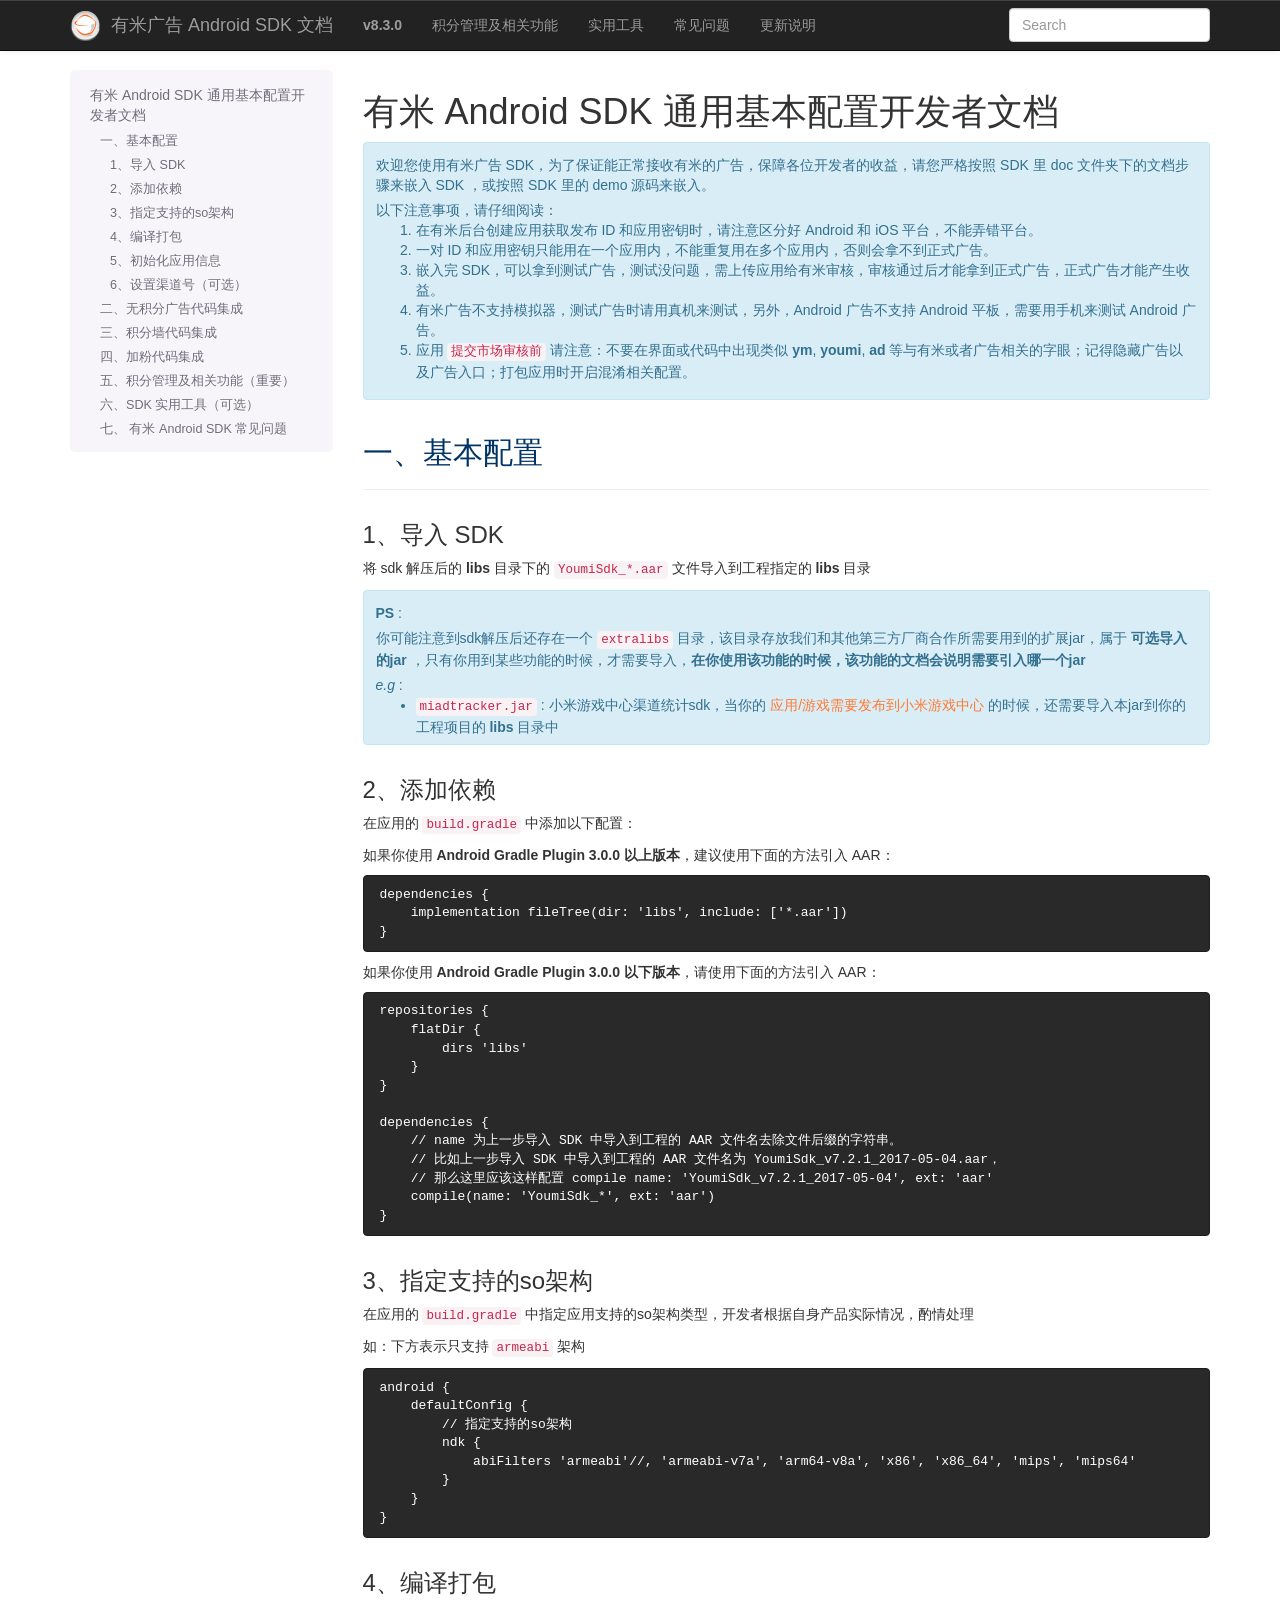
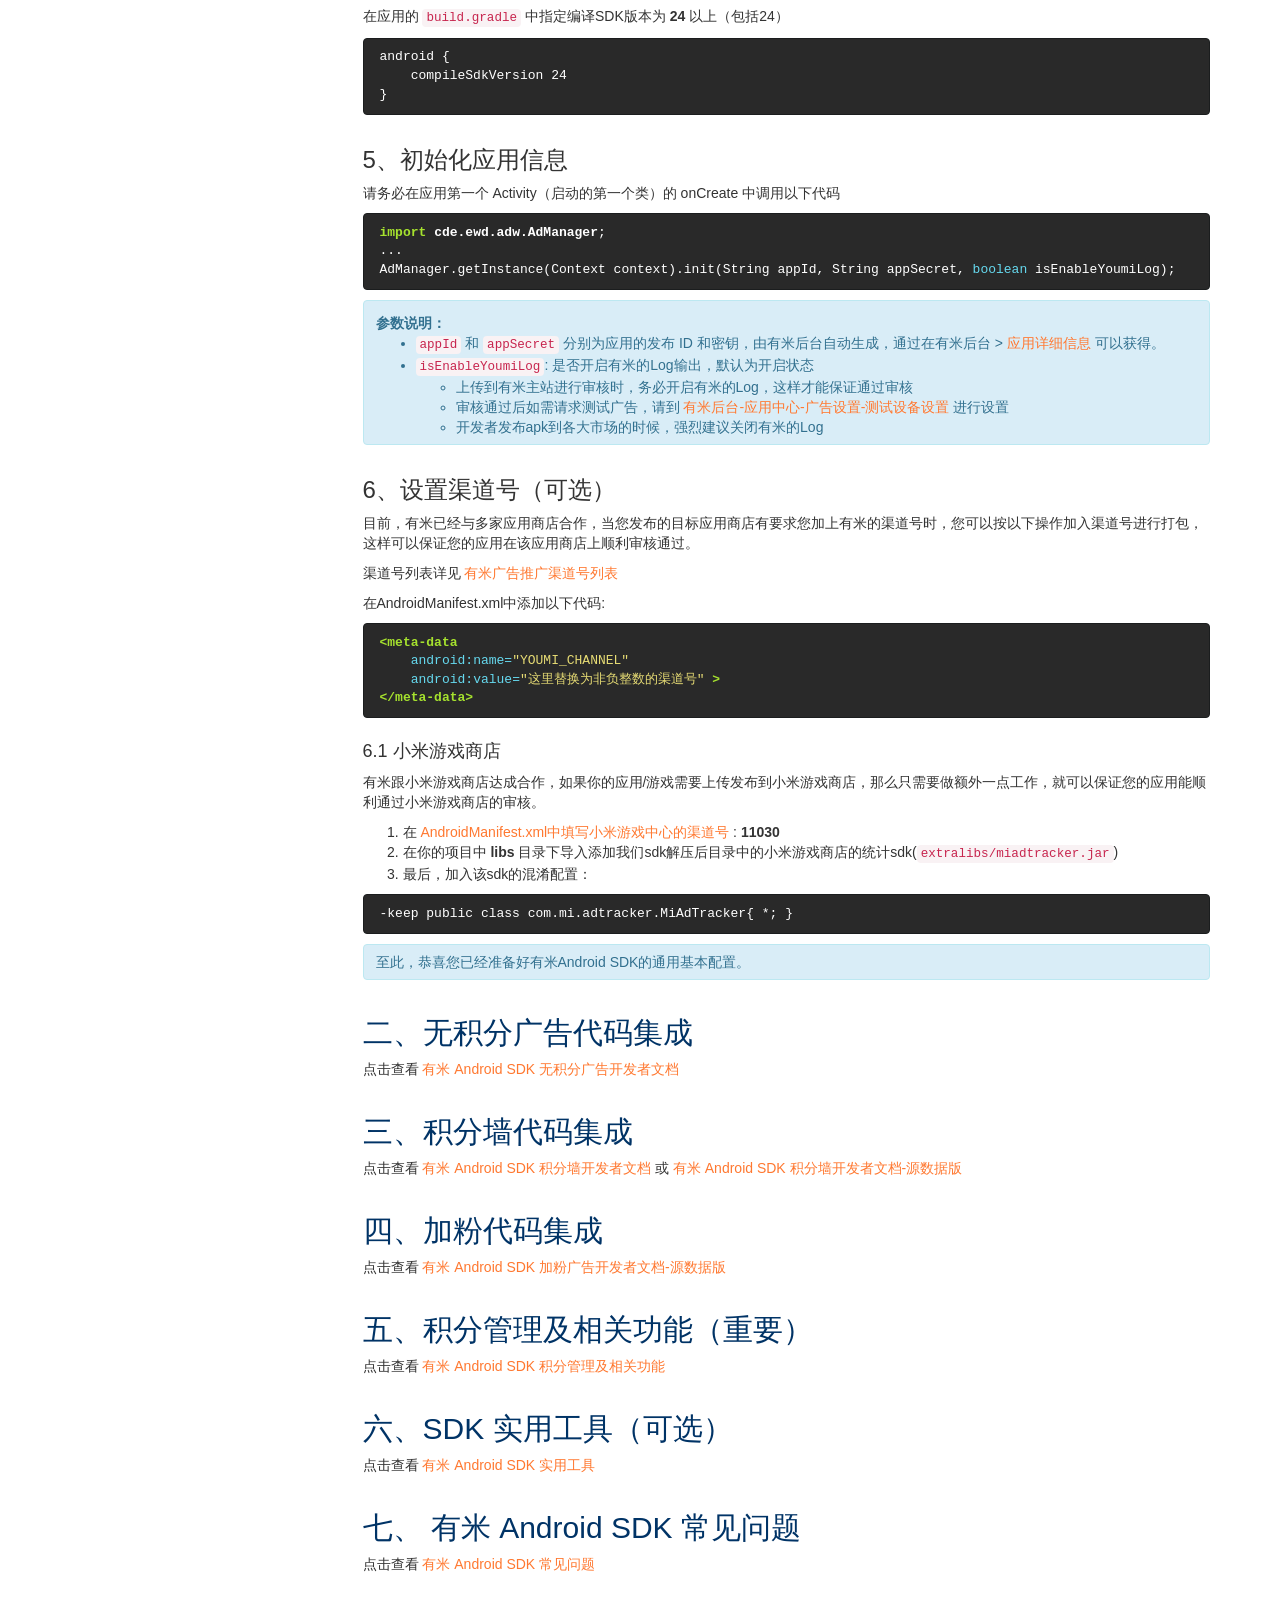
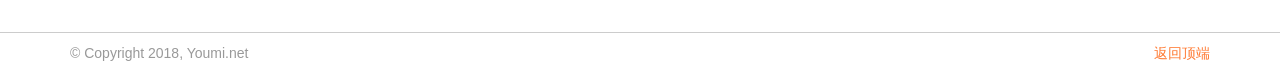
<file: 体验赚/SDK/有米数据版/YoumiAndroidSdk/doc/cn/有米AndroidSDK通用基本配置文档.html>
<!DOCTYPE html>

<html xmlns="http://www.w3.org/1999/xhtml" lang="zh_CN">
  <head>
    <meta http-equiv="Content-Type" content="text/html; charset=utf-8" />
    <title>有米 Android SDK 通用基本配置开发者文档 &#8212; Youmi Android SDK Document v8.3.0 文档</title>
    <link rel="stylesheet" href="_static/basic.css" type="text/css" />
    <link rel="stylesheet" href="_static/pygments.css" type="text/css" />
    <link rel="stylesheet" href="_static/bootstrap-3.3.6/css/bootstrap.min.css" type="text/css" />
    <link rel="stylesheet" href="_static/bootstrap-3.3.6/css/bootstrap-theme.min.css" type="text/css" />
    <link rel="stylesheet" href="_static/bootstrap-sphinx.css" type="text/css" />
    <link rel="stylesheet" href="_static/youmi.css" type="text/css" />
    <script type="text/javascript">
      var DOCUMENTATION_OPTIONS = {
        URL_ROOT:    './',
        VERSION:     'v8.3.0',
        COLLAPSE_INDEX: false,
        FILE_SUFFIX: '.html',
        HAS_SOURCE:  true,
        SOURCELINK_SUFFIX: '.txt'
      };
    </script>
    <script type="text/javascript" src="_static/jquery.js"></script>
    <script type="text/javascript" src="_static/underscore.js"></script>
    <script type="text/javascript" src="_static/doctools.js"></script>
    <script type="text/javascript" src="_static/translations.js"></script>
    <script type="text/javascript" src="_static/js/jquery-1.11.0.min.js"></script>
    <script type="text/javascript" src="_static/js/jquery-fix.js"></script>
    <script type="text/javascript" src="_static/bootstrap-3.3.6/js/bootstrap.min.js"></script>
    <script type="text/javascript" src="_static/bootstrap-sphinx.js"></script>
    <link rel="index" title="索引" href="genindex.html" />
    <link rel="search" title="搜索" href="search.html" />
<meta charset='utf-8'>
<meta http-equiv='X-UA-Compatible' content='IE=edge,chrome=1'>
<meta name='viewport' content='width=device-width, initial-scale=1.0, maximum-scale=1'>
<meta name="apple-mobile-web-app-capable" content="yes">

  </head>
  <body>

  <div id="navbar" class="navbar navbar-inverse navbar-default navbar-fixed-top">
    <div class="container">
      <div class="navbar-header">
        <!-- .btn-navbar is used as the toggle for collapsed navbar content -->
        <button type="button" class="navbar-toggle" data-toggle="collapse" data-target=".nav-collapse">
          <span class="icon-bar"></span>
          <span class="icon-bar"></span>
          <span class="icon-bar"></span>
        </button>
        <a class="navbar-brand" href="index.html"><img src="_static/logo.png">
          有米广告 Android SDK 文档</a>
        <span class="navbar-text navbar-version pull-left"><b>v8.3.0</b></span>
      </div>

        <div class="collapse navbar-collapse nav-collapse">
          <ul class="nav navbar-nav">
            
                <li><a href="有米AndroidSDK积分管理及相关功能.html">积分管理及相关功能</a></li>
                <li><a href="有米AndroidSDK实用工具.html">实用工具</a></li>
                <li><a href="有米AndroidSDK常见问题.html">常见问题</a></li>
                <li><a href="changelog.html">更新说明</a></li>
            
            
              <li class="dropdown globaltoc-container">
  <a role="button"
     id="dLabelGlobalToc"
     data-toggle="dropdown"
     data-target="#"
     href="index.html">Site <b class="caret"></b></a>
  <ul class="dropdown-menu globaltoc"
      role="menu"
      aria-labelledby="dLabelGlobalToc"></ul>
</li>
              
            
            
              
                
              
            
            
            
            
          </ul>

          
            
<form class="navbar-form navbar-right" action="search.html" method="get">
 <div class="form-group">
  <input type="text" name="q" class="form-control" placeholder="Search" />
 </div>
  <input type="hidden" name="check_keywords" value="yes" />
  <input type="hidden" name="area" value="default" />
</form>
          
        </div>
    </div>
  </div>

<div class="container">
  <div class="row">
      <div class="col-md-3">
        <div id="sidebar" class="bs-sidenav" role="complementary"><ul>
<li><a class="reference internal" href="#">有米 Android SDK 通用基本配置开发者文档</a><ul>
<li><a class="reference internal" href="#id1">一、基本配置</a><ul>
<li><a class="reference internal" href="#sdk">1、导入 SDK</a></li>
<li><a class="reference internal" href="#chap-1-2">2、添加依赖</a></li>
<li><a class="reference internal" href="#so">3、指定支持的so架构</a></li>
<li><a class="reference internal" href="#chap-cn-1-4">4、编译打包</a></li>
<li><a class="reference internal" href="#chap-cn-1-5">5、初始化应用信息</a></li>
<li><a class="reference internal" href="#chap-1-6">6、设置渠道号（可选）</a></li>
</ul>
</li>
<li><a class="reference internal" href="#id11">二、无积分广告代码集成</a></li>
<li><a class="reference internal" href="#id13">三、积分墙代码集成</a></li>
<li><a class="reference internal" href="#id16">四、加粉代码集成</a></li>
<li><a class="reference internal" href="#id18">五、积分管理及相关功能（重要）</a></li>
<li><a class="reference internal" href="#id20">六、SDK 实用工具（可选）</a></li>
<li><a class="reference internal" href="#id22">七、 有米 Android SDK 常见问题</a></li>
</ul>
</li>
</ul>

        </div>
      </div>
    <div class="col-md-9 content">
      
  <div class="section" id="android-sdk">
<h1>有米 Android SDK 通用基本配置开发者文档<a class="headerlink" href="#android-sdk" title="永久链接至标题">¶</a></h1>
<div class="admonition tip">
<p class="first admonition-title">小技巧</p>
<p>欢迎您使用有米广告 SDK，为了保证能正常接收有米的广告，保障各位开发者的收益，请您严格按照 SDK 里 doc 文件夹下的文档步骤来嵌入 SDK ，或按照 SDK 里的 demo 源码来嵌入。</p>
<p>以下注意事项，请仔细阅读：</p>
<ol class="last arabic simple">
<li>在有米后台创建应用获取发布 ID 和应用密钥时，请注意区分好 Android 和 iOS 平台，不能弄错平台。</li>
<li>一对 ID 和应用密钥只能用在一个应用内，不能重复用在多个应用内，否则会拿不到正式广告。</li>
<li>嵌入完 SDK，可以拿到测试广告，测试没问题，需上传应用给有米审核，审核通过后才能拿到正式广告，正式广告才能产生收益。</li>
<li>有米广告不支持模拟器，测试广告时请用真机来测试，另外，Android 广告不支持 Android 平板，需要用手机来测试 Android 广告。</li>
<li>应用 <code class="docutils literal"><span class="pre">提交市场审核前</span></code> 请注意：不要在界面或代码中出现类似 <strong>ym</strong>, <strong>youmi</strong>, <strong>ad</strong> 等与有米或者广告相关的字眼；记得隐藏广告以及广告入口；打包应用时开启混淆相关配置。</li>
</ol>
</div>
<div class="section" id="id1">
<h2>一、基本配置<a class="headerlink" href="#id1" title="永久链接至标题">¶</a></h2>
<hr class="docutils" />
<div class="section" id="sdk">
<span id="chap-1-1"></span><h3>1、导入 SDK<a class="headerlink" href="#sdk" title="永久链接至标题">¶</a></h3>
<p>将 sdk 解压后的 <strong>libs</strong> 目录下的 <code class="docutils literal"><span class="pre">YoumiSdk_*.aar</span></code> 文件导入到工程指定的 <strong>libs</strong> 目录</p>
<div class="admonition tip">
<p class="first admonition-title">小技巧</p>
<p><strong>PS</strong> :</p>
<p>你可能注意到sdk解压后还存在一个 <code class="docutils literal"><span class="pre">extralibs</span></code> 目录，该目录存放我们和其他第三方厂商合作所需要用到的扩展jar，属于 <strong>可选导入的jar</strong> ，只有你用到某些功能的时候，才需要导入，<strong>在你使用该功能的时候，该功能的文档会说明需要引入哪一个jar</strong></p>
<p><em>e.g</em> :</p>
<ul class="last simple">
<li><code class="docutils literal"><span class="pre">miadtracker.jar</span></code> : 小米游戏中心渠道统计sdk，当你的 <a class="reference external" href="#chap-1-6">应用/游戏需要发布到小米游戏中心</a> 的时候，还需要导入本jar到你的工程项目的 <strong>libs</strong> 目录中</li>
</ul>
</div>
</div>
<div class="section" id="chap-1-2">
<span id="id3"></span><h3>2、添加依赖<a class="headerlink" href="#chap-1-2" title="永久链接至标题">¶</a></h3>
<p>在应用的 <code class="docutils literal"><span class="pre">build.gradle</span></code> 中添加以下配置：</p>
<p>如果你使用 <strong>Android Gradle Plugin 3.0.0 以上版本</strong>，建议使用下面的方法引入 AAR：</p>
<div class="highlight-gradle"><div class="highlight"><pre><span></span>dependencies {
    implementation fileTree(dir: &#39;libs&#39;, include: [&#39;*.aar&#39;])
}
</pre></div>
</div>
<p>如果你使用 <strong>Android Gradle Plugin 3.0.0 以下版本</strong>，请使用下面的方法引入 AAR：</p>
<div class="highlight-gradle"><div class="highlight"><pre><span></span>repositories {
    flatDir {
        dirs &#39;libs&#39;
    }
}

dependencies {
    // name 为上一步导入 SDK 中导入到工程的 AAR 文件名去除文件后缀的字符串。
    // 比如上一步导入 SDK 中导入到工程的 AAR 文件名为 YoumiSdk_v7.2.1_2017-05-04.aar，
    // 那么这里应该这样配置 compile name: &#39;YoumiSdk_v7.2.1_2017-05-04&#39;, ext: &#39;aar&#39;
    compile(name: &#39;YoumiSdk_*&#39;, ext: &#39;aar&#39;)
}
</pre></div>
</div>
</div>
<div class="section" id="so">
<span id="chap-cn-1-3"></span><h3>3、指定支持的so架构<a class="headerlink" href="#so" title="永久链接至标题">¶</a></h3>
<p>在应用的 <code class="docutils literal"><span class="pre">build.gradle</span></code> 中指定应用支持的so架构类型，开发者根据自身产品实际情况，酌情处理</p>
<p>如：下方表示只支持 <code class="docutils literal"><span class="pre">armeabi</span></code> 架构</p>
<div class="highlight-gradle"><div class="highlight"><pre><span></span>android {
    defaultConfig {
        // 指定支持的so架构
        ndk {
            abiFilters &#39;armeabi&#39;//, &#39;armeabi-v7a&#39;, &#39;arm64-v8a&#39;, &#39;x86&#39;, &#39;x86_64&#39;, &#39;mips&#39;, &#39;mips64&#39;
        }
    }
}
</pre></div>
</div>
</div>
<div class="section" id="chap-cn-1-4">
<span id="id4"></span><h3>4、编译打包<a class="headerlink" href="#chap-cn-1-4" title="永久链接至标题">¶</a></h3>
<p>在应用的 <code class="docutils literal"><span class="pre">build.gradle</span></code> 中指定编译SDK版本为 <strong>24</strong> 以上（包括24）</p>
<div class="highlight-gradle"><div class="highlight"><pre><span></span>android {
    compileSdkVersion 24
}
</pre></div>
</div>
</div>
<div class="section" id="chap-cn-1-5">
<span id="id5"></span><h3>5、初始化应用信息<a class="headerlink" href="#chap-cn-1-5" title="永久链接至标题">¶</a></h3>
<p>请务必在应用第一个 Activity（启动的第一个类）的 onCreate 中调用以下代码</p>
<div class="highlight-java"><div class="highlight"><pre><span></span><span class="kn">import</span> <span class="nn">cde.ewd.adw.AdManager</span><span class="o">;</span>
<span class="o">...</span>
<span class="n">AdManager</span><span class="o">.</span><span class="na">getInstance</span><span class="o">(</span><span class="n">Context</span> <span class="n">context</span><span class="o">).</span><span class="na">init</span><span class="o">(</span><span class="n">String</span> <span class="n">appId</span><span class="o">,</span> <span class="n">String</span> <span class="n">appSecret</span><span class="o">,</span> <span class="kt">boolean</span> <span class="n">isEnableYoumiLog</span><span class="o">);</span>
</pre></div>
</div>
<div class="admonition tip">
<p class="first admonition-title">小技巧</p>
<p><strong>参数说明：</strong></p>
<ul class="last simple">
<li><code class="docutils literal"><span class="pre">appId</span></code> 和 <code class="docutils literal"><span class="pre">appSecret</span></code> 分别为应用的发布 ID 和密钥，由有米后台自动生成，通过在有米后台 &gt; <a class="reference external" href="https://app.youmi.net/apps/view">应用详细信息</a>  可以获得。</li>
<li><code class="docutils literal"><span class="pre">isEnableYoumiLog</span></code>: 是否开启有米的Log输出，默认为开启状态<ul>
<li>上传到有米主站进行审核时，务必开启有米的Log，这样才能保证通过审核</li>
<li>审核通过后如需请求测试广告，请到 <a class="reference external" href="https://app.youmi.net/apps/setting">有米后台-应用中心-广告设置-测试设备设置</a> 进行设置</li>
<li>开发者发布apk到各大市场的时候，强烈建议关闭有米的Log</li>
</ul>
</li>
</ul>
</div>
</div>
<div class="section" id="chap-1-6">
<span id="id8"></span><h3>6、设置渠道号（可选）<a class="headerlink" href="#chap-1-6" title="永久链接至标题">¶</a></h3>
<p>目前，有米已经与多家应用商店合作，当您发布的目标应用商店有要求您加上有米的渠道号时，您可以按以下操作加入渠道号进行打包，这样可以保证您的应用在该应用商店上顺利审核通过。</p>
<p>渠道号列表详见 <a class="reference external" href="http://wiki.youmi.net/Wiki/PromotionChannelIDs">有米广告推广渠道号列表</a></p>
<p>在AndroidManifest.xml中添加以下代码:</p>
<div class="highlight-xml"><div class="highlight"><pre><span></span><span class="nt">&lt;meta-data</span>
    <span class="na">android:name=</span><span class="s">&quot;YOUMI_CHANNEL&quot;</span>
    <span class="na">android:value=</span><span class="s">&quot;这里替换为非负整数的渠道号&quot;</span> <span class="nt">&gt;</span>
<span class="nt">&lt;/meta-data&gt;</span>
</pre></div>
</div>
<div class="section" id="chap-1-6-1">
<span id="id10"></span><h4>6.1 小米游戏商店<a class="headerlink" href="#chap-1-6-1" title="永久链接至标题">¶</a></h4>
<p>有米跟小米游戏商店达成合作，如果你的应用/游戏需要上传发布到小米游戏商店，那么只需要做额外一点工作，就可以保证您的应用能顺利通过小米游戏商店的审核。</p>
<ol class="arabic simple">
<li>在 <a class="reference external" href="#chap-1-6">AndroidManifest.xml中填写小米游戏中心的渠道号</a> : <strong>11030</strong></li>
<li>在你的项目中 <strong>libs</strong> 目录下导入添加我们sdk解压后目录中的小米游戏商店的统计sdk(<code class="docutils literal"><span class="pre">extralibs/miadtracker.jar</span></code>)</li>
<li>最后，加入该sdk的混淆配置：</li>
</ol>
<div class="highlight-xml"><div class="highlight"><pre><span></span>-keep public class com.mi.adtracker.MiAdTracker{ *; }
</pre></div>
</div>
<div class="admonition tip">
<p class="first admonition-title">小技巧</p>
<p class="last">至此，恭喜您已经准备好有米Android SDK的通用基本配置。</p>
</div>
</div>
</div>
</div>
<div class="section" id="id11">
<h2>二、无积分广告代码集成<a class="headerlink" href="#id11" title="永久链接至标题">¶</a></h2>
<p>点击查看 <a class="reference external" href="有米AndroidSDK无积分广告开发者文档.html">有米 Android SDK 无积分广告开发者文档</a></p>
</div>
<div class="section" id="id13">
<h2>三、积分墙代码集成<a class="headerlink" href="#id13" title="永久链接至标题">¶</a></h2>
<p>点击查看 <a class="reference external" href="有米AndroidSDK积分墙开发者文档.html">有米 Android SDK 积分墙开发者文档</a> 或 <a class="reference external" href="有米AndroidSDK积分墙开发者文档-源数据版.html">有米 Android SDK 积分墙开发者文档-源数据版</a></p>
</div>
<div class="section" id="id16">
<h2>四、加粉代码集成<a class="headerlink" href="#id16" title="永久链接至标题">¶</a></h2>
<p>点击查看 <a class="reference external" href="有米AndroidSDK加粉广告开发者文档-源数据版.html">有米 Android SDK 加粉广告开发者文档-源数据版</a></p>
</div>
<div class="section" id="id18">
<h2>五、积分管理及相关功能（重要）<a class="headerlink" href="#id18" title="永久链接至标题">¶</a></h2>
<p>点击查看 <a class="reference external" href="有米AndroidSDK积分管理及相关功能.html">有米 Android SDK 积分管理及相关功能</a></p>
</div>
<div class="section" id="id20">
<h2>六、SDK 实用工具（可选）<a class="headerlink" href="#id20" title="永久链接至标题">¶</a></h2>
<p>点击查看 <a class="reference external" href="有米AndroidSDK实用工具.html">有米 Android SDK 实用工具</a></p>
</div>
<div class="section" id="id22">
<h2>七、 有米 Android SDK 常见问题<a class="headerlink" href="#id22" title="永久链接至标题">¶</a></h2>
<p>点击查看 <a class="reference external" href="有米AndroidSDK常见问题.html">有米 Android SDK 常见问题</a></p>
</div>
</div>


    </div>
      
  </div>
</div>
    <footer class="footer">
        <div class="container">
            <p class="pull-right"><a href="#">返回顶端</a></p>
            <p>© Copyright 2018, Youmi.net</p>
        </div>
    </footer>
    <script>
        $("#dLabelLocalToc").html('导航 <b class="caret"></b>');
        $(".admonition-title").html('注意：');
    </script>

  </body>
</html>
</file>
<file: 体验赚/SDK/有米数据版/YoumiAndroidSdk/doc/cn/_static/basic.css>
/*
 * basic.css
 * ~~~~~~~~~
 *
 * Sphinx stylesheet -- basic theme.
 *
 * :copyright: Copyright 2007-2017 by the Sphinx team, see AUTHORS.
 * :license: BSD, see LICENSE for details.
 *
 */

/* -- main layout ----------------------------------------------------------- */

div.clearer {
    clear: both;
}

/* -- relbar ---------------------------------------------------------------- */

div.related {
    width: 100%;
    font-size: 90%;
}

div.related h3 {
    display: none;
}

div.related ul {
    margin: 0;
    padding: 0 0 0 10px;
    list-style: none;
}

div.related li {
    display: inline;
}

div.related li.right {
    float: right;
    margin-right: 5px;
}

/* -- sidebar --------------------------------------------------------------- */

div.sphinxsidebarwrapper {
    padding: 10px 5px 0 10px;
}

div.sphinxsidebar {
    float: left;
    width: 230px;
    margin-left: -100%;
    font-size: 90%;
    word-wrap: break-word;
    overflow-wrap : break-word;
}

div.sphinxsidebar ul {
    list-style: none;
}

div.sphinxsidebar ul ul,
div.sphinxsidebar ul.want-points {
    margin-left: 20px;
    list-style: square;
}

div.sphinxsidebar ul ul {
    margin-top: 0;
    margin-bottom: 0;
}

div.sphinxsidebar form {
    margin-top: 10px;
}

div.sphinxsidebar input {
    border: 1px solid #98dbcc;
    font-family: sans-serif;
    font-size: 1em;
}

div.sphinxsidebar #searchbox input[type="text"] {
    width: 170px;
}

img {
    border: 0;
    max-width: 100%;
}

/* -- search page ----------------------------------------------------------- */

ul.search {
    margin: 10px 0 0 20px;
    padding: 0;
}

ul.search li {
    padding: 5px 0 5px 20px;
    background-image: url(file.png);
    background-repeat: no-repeat;
    background-position: 0 7px;
}

ul.search li a {
    font-weight: bold;
}

ul.search li div.context {
    color: #888;
    margin: 2px 0 0 30px;
    text-align: left;
}

ul.keywordmatches li.goodmatch a {
    font-weight: bold;
}

/* -- index page ------------------------------------------------------------ */

table.contentstable {
    width: 90%;
    margin-left: auto;
    margin-right: auto;
}

table.contentstable p.biglink {
    line-height: 150%;
}

a.biglink {
    font-size: 1.3em;
}

span.linkdescr {
    font-style: italic;
    padding-top: 5px;
    font-size: 90%;
}

/* -- general index --------------------------------------------------------- */

table.indextable {
    width: 100%;
}

table.indextable td {
    text-align: left;
    vertical-align: top;
}

table.indextable ul {
    margin-top: 0;
    margin-bottom: 0;
    list-style-type: none;
}

table.indextable > tbody > tr > td > ul {
    padding-left: 0em;
}

table.indextable tr.pcap {
    height: 10px;
}

table.indextable tr.cap {
    margin-top: 10px;
    background-color: #f2f2f2;
}

img.toggler {
    margin-right: 3px;
    margin-top: 3px;
    cursor: pointer;
}

div.modindex-jumpbox {
    border-top: 1px solid #ddd;
    border-bottom: 1px solid #ddd;
    margin: 1em 0 1em 0;
    padding: 0.4em;
}

div.genindex-jumpbox {
    border-top: 1px solid #ddd;
    border-bottom: 1px solid #ddd;
    margin: 1em 0 1em 0;
    padding: 0.4em;
}

/* -- domain module index --------------------------------------------------- */

table.modindextable td {
    padding: 2px;
    border-collapse: collapse;
}

/* -- general body styles --------------------------------------------------- */

div.body p, div.body dd, div.body li, div.body blockquote {
    -moz-hyphens: auto;
    -ms-hyphens: auto;
    -webkit-hyphens: auto;
    hyphens: auto;
}

a.headerlink {
    visibility: hidden;
}

h1:hover > a.headerlink,
h2:hover > a.headerlink,
h3:hover > a.headerlink,
h4:hover > a.headerlink,
h5:hover > a.headerlink,
h6:hover > a.headerlink,
dt:hover > a.headerlink,
caption:hover > a.headerlink,
p.caption:hover > a.headerlink,
div.code-block-caption:hover > a.headerlink {
    visibility: visible;
}

div.body p.caption {
    text-align: inherit;
}

div.body td {
    text-align: left;
}

.first {
    margin-top: 0 !important;
}

p.rubric {
    margin-top: 30px;
    font-weight: bold;
}

img.align-left, .figure.align-left, object.align-left {
    clear: left;
    float: left;
    margin-right: 1em;
}

img.align-right, .figure.align-right, object.align-right {
    clear: right;
    float: right;
    margin-left: 1em;
}

img.align-center, .figure.align-center, object.align-center {
  display: block;
  margin-left: auto;
  margin-right: auto;
}

.align-left {
    text-align: left;
}

.align-center {
    text-align: center;
}

.align-right {
    text-align: right;
}

/* -- sidebars -------------------------------------------------------------- */

div.sidebar {
    margin: 0 0 0.5em 1em;
    border: 1px solid #ddb;
    padding: 7px 7px 0 7px;
    background-color: #ffe;
    width: 40%;
    float: right;
}

p.sidebar-title {
    font-weight: bold;
}

/* -- topics ---------------------------------------------------------------- */

div.topic {
    border: 1px solid #ccc;
    padding: 7px 7px 0 7px;
    margin: 10px 0 10px 0;
}

p.topic-title {
    font-size: 1.1em;
    font-weight: bold;
    margin-top: 10px;
}

/* -- admonitions ----------------------------------------------------------- */

div.admonition {
    margin-top: 10px;
    margin-bottom: 10px;
    padding: 7px;
}

div.admonition dt {
    font-weight: bold;
}

div.admonition dl {
    margin-bottom: 0;
}

p.admonition-title {
    margin: 0px 10px 5px 0px;
    font-weight: bold;
}

div.body p.centered {
    text-align: center;
    margin-top: 25px;
}

/* -- tables ---------------------------------------------------------------- */

table.docutils {
    border: 0;
    border-collapse: collapse;
}

table caption span.caption-number {
    font-style: italic;
}

table caption span.caption-text {
}

table.docutils td, table.docutils th {
    padding: 1px 8px 1px 5px;
    border-top: 0;
    border-left: 0;
    border-right: 0;
    border-bottom: 1px solid #aaa;
}

table.footnote td, table.footnote th {
    border: 0 !important;
}

th {
    text-align: left;
    padding-right: 5px;
}

table.citation {
    border-left: solid 1px gray;
    margin-left: 1px;
}

table.citation td {
    border-bottom: none;
}

/* -- figures --------------------------------------------------------------- */

div.figure {
    margin: 0.5em;
    padding: 0.5em;
}

div.figure p.caption {
    padding: 0.3em;
}

div.figure p.caption span.caption-number {
    font-style: italic;
}

div.figure p.caption span.caption-text {
}

/* -- field list styles ----------------------------------------------------- */

table.field-list td, table.field-list th {
    border: 0 !important;
}

.field-list ul {
    margin: 0;
    padding-left: 1em;
}

.field-list p {
    margin: 0;
}

.field-name {
    -moz-hyphens: manual;
    -ms-hyphens: manual;
    -webkit-hyphens: manual;
    hyphens: manual;
}

/* -- other body styles ----------------------------------------------------- */

ol.arabic {
    list-style: decimal;
}

ol.loweralpha {
    list-style: lower-alpha;
}

ol.upperalpha {
    list-style: upper-alpha;
}

ol.lowerroman {
    list-style: lower-roman;
}

ol.upperroman {
    list-style: upper-roman;
}

dl {
    margin-bottom: 15px;
}

dd p {
    margin-top: 0px;
}

dd ul, dd table {
    margin-bottom: 10px;
}

dd {
    margin-top: 3px;
    margin-bottom: 10px;
    margin-left: 30px;
}

dt:target, .highlighted {
    background-color: #fbe54e;
}

dl.glossary dt {
    font-weight: bold;
    font-size: 1.1em;
}

.optional {
    font-size: 1.3em;
}

.sig-paren {
    font-size: larger;
}

.versionmodified {
    font-style: italic;
}

.system-message {
    background-color: #fda;
    padding: 5px;
    border: 3px solid red;
}

.footnote:target  {
    background-color: #ffa;
}

.line-block {
    display: block;
    margin-top: 1em;
    margin-bottom: 1em;
}

.line-block .line-block {
    margin-top: 0;
    margin-bottom: 0;
    margin-left: 1.5em;
}

.guilabel, .menuselection {
    font-family: sans-serif;
}

.accelerator {
    text-decoration: underline;
}

.classifier {
    font-style: oblique;
}

abbr, acronym {
    border-bottom: dotted 1px;
    cursor: help;
}

/* -- code displays --------------------------------------------------------- */

pre {
    overflow: auto;
    overflow-y: hidden;  /* fixes display issues on Chrome browsers */
}

span.pre {
    -moz-hyphens: none;
    -ms-hyphens: none;
    -webkit-hyphens: none;
    hyphens: none;
}

td.linenos pre {
    padding: 5px 0px;
    border: 0;
    background-color: transparent;
    color: #aaa;
}

table.highlighttable {
    margin-left: 0.5em;
}

table.highlighttable td {
    padding: 0 0.5em 0 0.5em;
}

div.code-block-caption {
    padding: 2px 5px;
    font-size: small;
}

div.code-block-caption code {
    background-color: transparent;
}

div.code-block-caption + div > div.highlight > pre {
    margin-top: 0;
}

div.code-block-caption span.caption-number {
    padding: 0.1em 0.3em;
    font-style: italic;
}

div.code-block-caption span.caption-text {
}

div.literal-block-wrapper {
    padding: 1em 1em 0;
}

div.literal-block-wrapper div.highlight {
    margin: 0;
}

code.descname {
    background-color: transparent;
    font-weight: bold;
    font-size: 1.2em;
}

code.descclassname {
    background-color: transparent;
}

code.xref, a code {
    background-color: transparent;
    font-weight: bold;
}

h1 code, h2 code, h3 code, h4 code, h5 code, h6 code {
    background-color: transparent;
}

.viewcode-link {
    float: right;
}

.viewcode-back {
    float: right;
    font-family: sans-serif;
}

div.viewcode-block:target {
    margin: -1px -10px;
    padding: 0 10px;
}

/* -- math display ---------------------------------------------------------- */

img.math {
    vertical-align: middle;
}

div.body div.math p {
    text-align: center;
}

span.eqno {
    float: right;
}

span.eqno a.headerlink {
    position: relative;
    left: 0px;
    z-index: 1;
}

div.math:hover a.headerlink {
    visibility: visible;
}

/* -- printout stylesheet --------------------------------------------------- */

@media print {
    div.document,
    div.documentwrapper,
    div.bodywrapper {
        margin: 0 !important;
        width: 100%;
    }

    div.sphinxsidebar,
    div.related,
    div.footer,
    #top-link {
        display: none;
    }
}
</file>
<file: 体验赚/SDK/有米数据版/YoumiAndroidSdk/doc/cn/_static/pygments.css>
.highlight .hll { background-color: #ffffcc }
.highlight  { background: #eeffcc; }
.highlight .c { color: #408090; font-style: italic } /* Comment */
.highlight .err { border: 1px solid #FF0000 } /* Error */
.highlight .k { color: #007020; font-weight: bold } /* Keyword */
.highlight .o { color: #666666 } /* Operator */
.highlight .ch { color: #408090; font-style: italic } /* Comment.Hashbang */
.highlight .cm { color: #408090; font-style: italic } /* Comment.Multiline */
.highlight .cp { color: #007020 } /* Comment.Preproc */
.highlight .cpf { color: #408090; font-style: italic } /* Comment.PreprocFile */
.highlight .c1 { color: #408090; font-style: italic } /* Comment.Single */
.highlight .cs { color: #408090; background-color: #fff0f0 } /* Comment.Special */
.highlight .gd { color: #A00000 } /* Generic.Deleted */
.highlight .ge { font-style: italic } /* Generic.Emph */
.highlight .gr { color: #FF0000 } /* Generic.Error */
.highlight .gh { color: #000080; font-weight: bold } /* Generic.Heading */
.highlight .gi { color: #00A000 } /* Generic.Inserted */
.highlight .go { color: #333333 } /* Generic.Output */
.highlight .gp { color: #c65d09; font-weight: bold } /* Generic.Prompt */
.highlight .gs { font-weight: bold } /* Generic.Strong */
.highlight .gu { color: #800080; font-weight: bold } /* Generic.Subheading */
.highlight .gt { color: #0044DD } /* Generic.Traceback */
.highlight .kc { color: #007020; font-weight: bold } /* Keyword.Constant */
.highlight .kd { color: #007020; font-weight: bold } /* Keyword.Declaration */
.highlight .kn { color: #007020; font-weight: bold } /* Keyword.Namespace */
.highlight .kp { color: #007020 } /* Keyword.Pseudo */
.highlight .kr { color: #007020; font-weight: bold } /* Keyword.Reserved */
.highlight .kt { color: #902000 } /* Keyword.Type */
.highlight .m { color: #208050 } /* Literal.Number */
.highlight .s { color: #4070a0 } /* Literal.String */
.highlight .na { color: #4070a0 } /* Name.Attribute */
.highlight .nb { color: #007020 } /* Name.Builtin */
.highlight .nc { color: #0e84b5; font-weight: bold } /* Name.Class */
.highlight .no { color: #60add5 } /* Name.Constant */
.highlight .nd { color: #555555; font-weight: bold } /* Name.Decorator */
.highlight .ni { color: #d55537; font-weight: bold } /* Name.Entity */
.highlight .ne { color: #007020 } /* Name.Exception */
.highlight .nf { color: #06287e } /* Name.Function */
.highlight .nl { color: #002070; font-weight: bold } /* Name.Label */
.highlight .nn { color: #0e84b5; font-weight: bold } /* Name.Namespace */
.highlight .nt { color: #062873; font-weight: bold } /* Name.Tag */
.highlight .nv { color: #bb60d5 } /* Name.Variable */
.highlight .ow { color: #007020; font-weight: bold } /* Operator.Word */
.highlight .w { color: #bbbbbb } /* Text.Whitespace */
.highlight .mb { color: #208050 } /* Literal.Number.Bin */
.highlight .mf { color: #208050 } /* Literal.Number.Float */
.highlight .mh { color: #208050 } /* Literal.Number.Hex */
.highlight .mi { color: #208050 } /* Literal.Number.Integer */
.highlight .mo { color: #208050 } /* Literal.Number.Oct */
.highlight .sa { color: #4070a0 } /* Literal.String.Affix */
.highlight .sb { color: #4070a0 } /* Literal.String.Backtick */
.highlight .sc { color: #4070a0 } /* Literal.String.Char */
.highlight .dl { color: #4070a0 } /* Literal.String.Delimiter */
.highlight .sd { color: #4070a0; font-style: italic } /* Literal.String.Doc */
.highlight .s2 { color: #4070a0 } /* Literal.String.Double */
.highlight .se { color: #4070a0; font-weight: bold } /* Literal.String.Escape */
.highlight .sh { color: #4070a0 } /* Literal.String.Heredoc */
.highlight .si { color: #70a0d0; font-style: italic } /* Literal.String.Interpol */
.highlight .sx { color: #c65d09 } /* Literal.String.Other */
.highlight .sr { color: #235388 } /* Literal.String.Regex */
.highlight .s1 { color: #4070a0 } /* Literal.String.Single */
.highlight .ss { color: #517918 } /* Literal.String.Symbol */
.highlight .bp { color: #007020 } /* Name.Builtin.Pseudo */
.highlight .fm { color: #06287e } /* Name.Function.Magic */
.highlight .vc { color: #bb60d5 } /* Name.Variable.Class */
.highlight .vg { color: #bb60d5 } /* Name.Variable.Global */
.highlight .vi { color: #bb60d5 } /* Name.Variable.Instance */
.highlight .vm { color: #bb60d5 } /* Name.Variable.Magic */
.highlight .il { color: #208050 } /* Literal.Number.Integer.Long */
</file>
<file: 体验赚/SDK/有米数据版/YoumiAndroidSdk/doc/cn/_static/youmi.css>
/** @preserve Copyright 2010-2014 Youmi.net. All Rights Reserved. */
/**
 *  Android SDK Document CSS
 *  ------------------------
 */
/* =layout
 ---------------------------------------- */
body { font-family: \5fae\8f6f\96c5\9ed1,helvetica,tahoma,arial,\5b8b\4f53; }
.footer {
    margin-top: 48px;
    color: #999;
}

/* =type
 ---------------------------------------- */
h1 { padding-top: 32px; }
h2 { margin-top: 36px; color: #003366; }
h3 { margin-top: 32px; }
h4 { margin-top: 24px; }
h5 { margin-top: 24px; font-weight: 700; }
h6 { margin-top: 16px; font-size: 12.73px; font-weight: 700; }

a { color: #ff7830; }
a:hover { color: #ef5b0c; }

.hdh3 h3 { display: none; }

/* =components
 ---------------------------------------- */
/* =nav */
.navbar-brand { padding-top: 11px; }
.navbar-brand img { margin-right: 6px; }
.navbar-inverse { background: #222; }


/* =code */
.highlight pre {
    padding-right: 16px;
    padding-left: 16px;
    color: #fff;
    background-color: #292929;
    border-color: #1b1d1e;
}
.highlight .cm, .highlight .c1, .highlight .c { font-style: normal; color: #455354; }

/* java */
.highlight-java .o, .highlight-java .na,
.highlight-java .nc, .highlight-java .nf,
.highlight-java .nn { color: #fff; }
.highlight-java .k, .highlight-java .kt { color: #66d9ef; }
.highlight-java .s { color: #e6db74; }
.highlight-java .kc, .highlight-java .mi { color: #ae81ff; }
.highlight-java .kd { color: #fd971f; }
.highlight-java .kn, .highlight-java .nd { color: #a6e22e; }

/* xml */
.highlight-xml .nt { color: #a6e22e; }
.highlight-xml .na { color: #66d9ef; }
.highlight-xml .s { color: #e6db74; }


/* notice */
.alert.admonition {
    padding-right: 12px;
    padding-left: 12px;
}
.alert.alert-info {
    background: #d9edf7;
    border-color: #bce8f1;
    color: #31708f;
    -webkit-box-shadow: none;
            box-shadow: none;
}
.alert.alert-warning {
    background: #fcf8e3;
    border-color: #faebcc;
    color: #8a6d3b;
    -webkit-box-shadow: none;
            box-shadow: none;
}
.alert.alert-error {
    background: #f2dede;
    border-color: #ebccd1;
    color: #a94442;
    -webkit-box-shadow: none;
            box-shadow: none;
}
.admonition.tip .first,
.admonition.caution .first,
.admonition.danger .first { display: none; }
.admonition.tip .last,
.admonition.caution .last,
.admonition.danger .last { margin-top: 0; }
</file>
